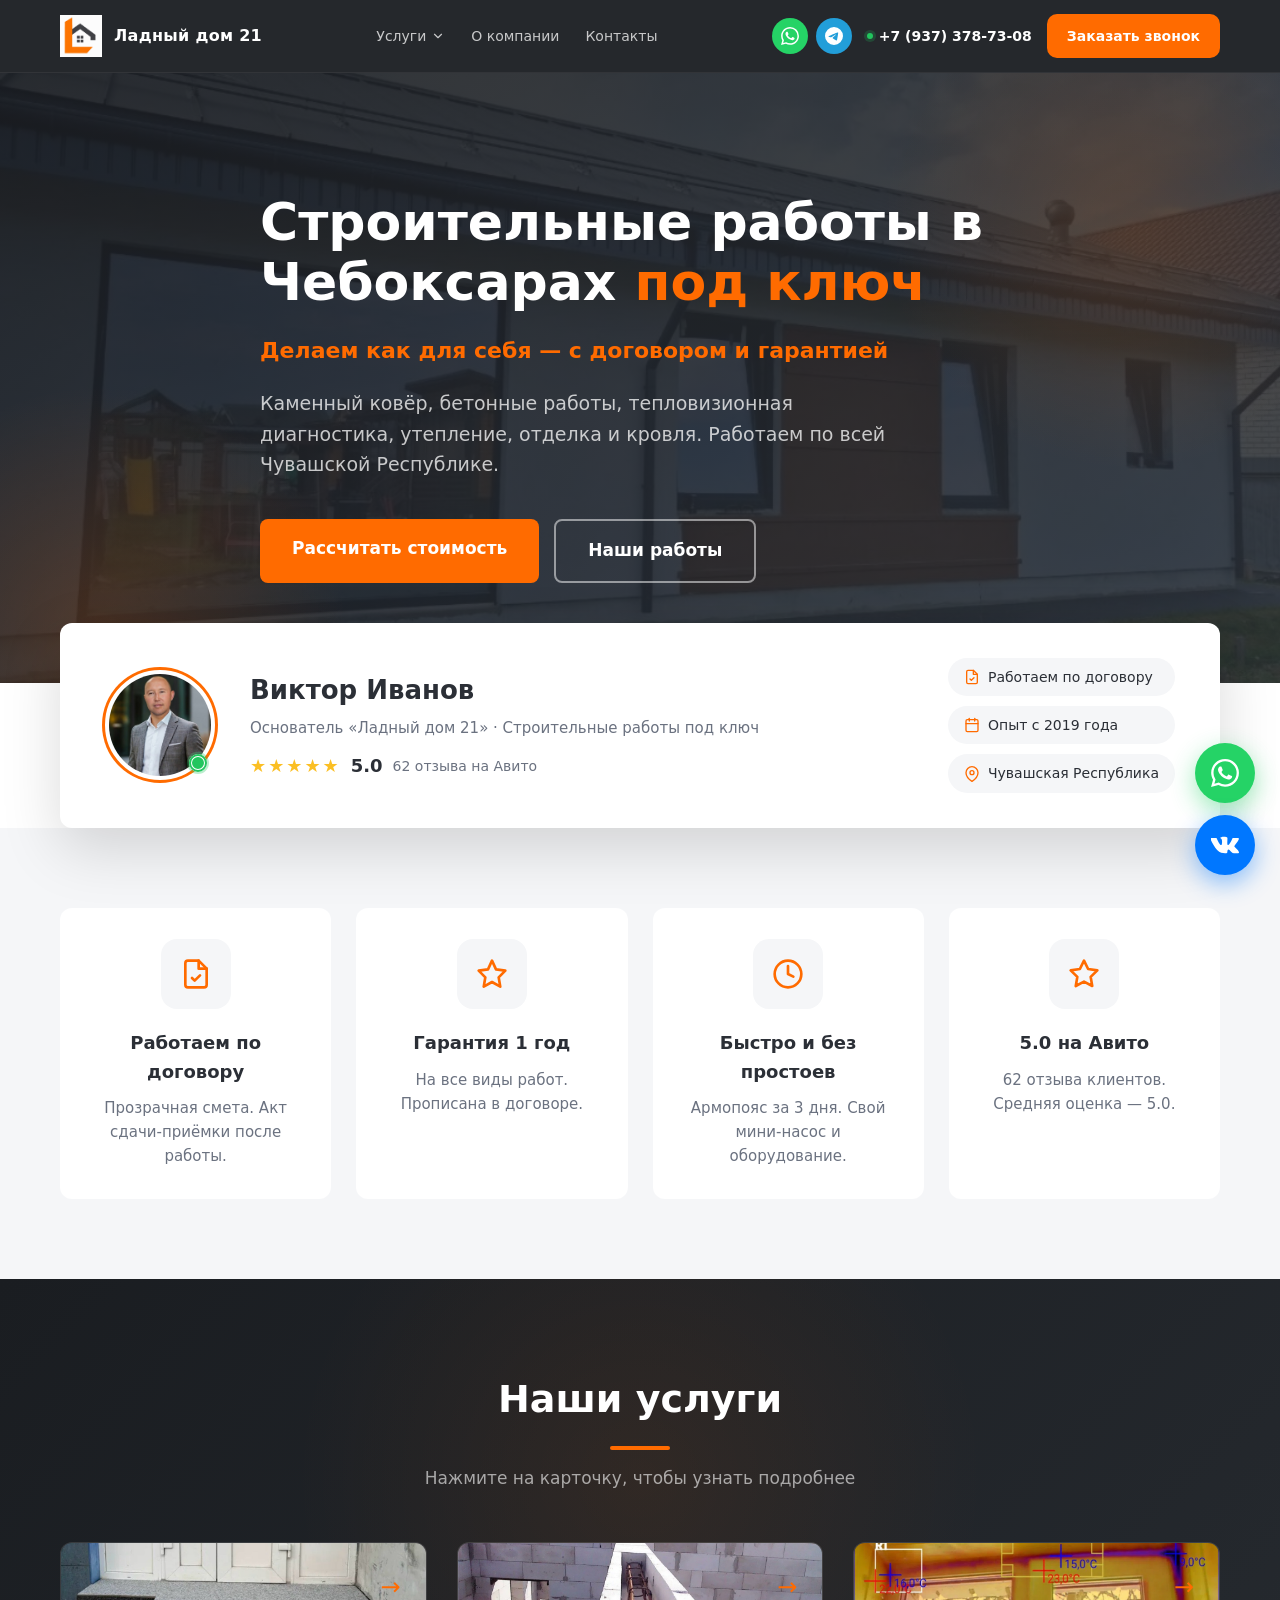
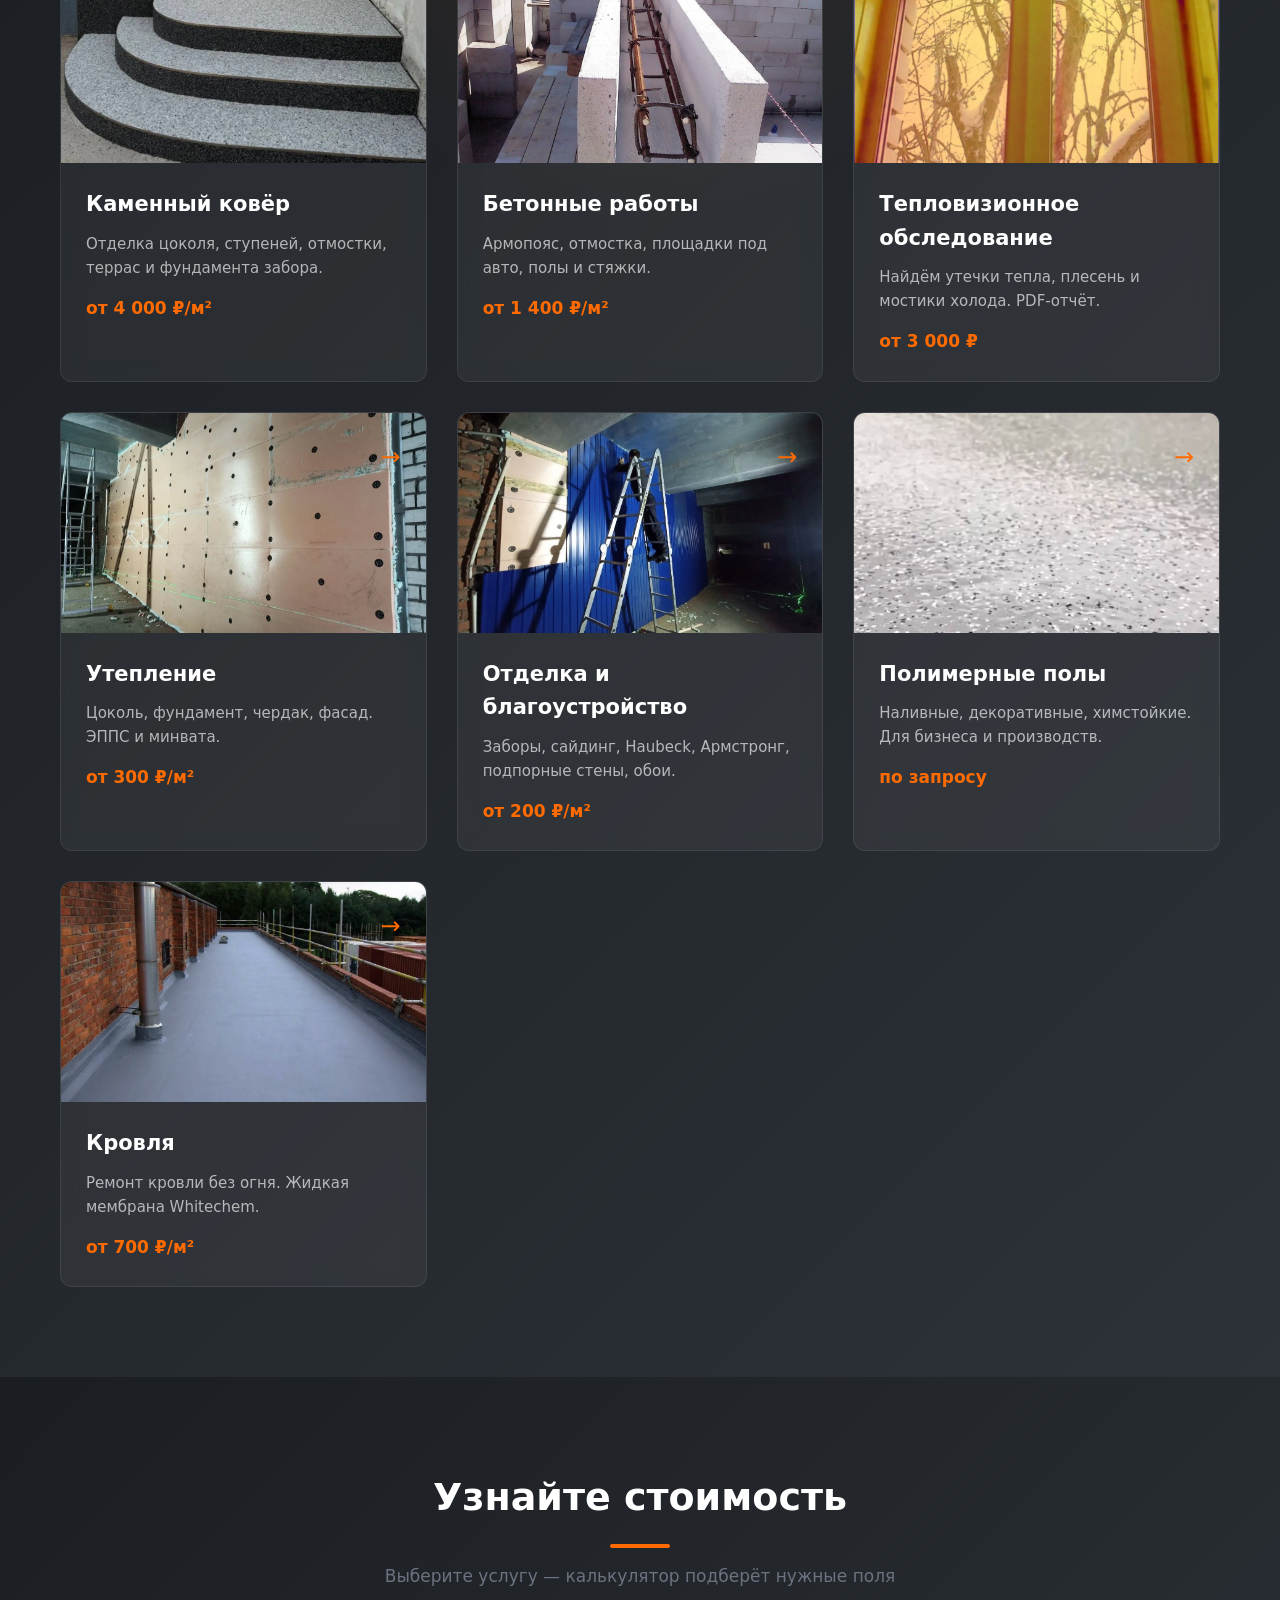
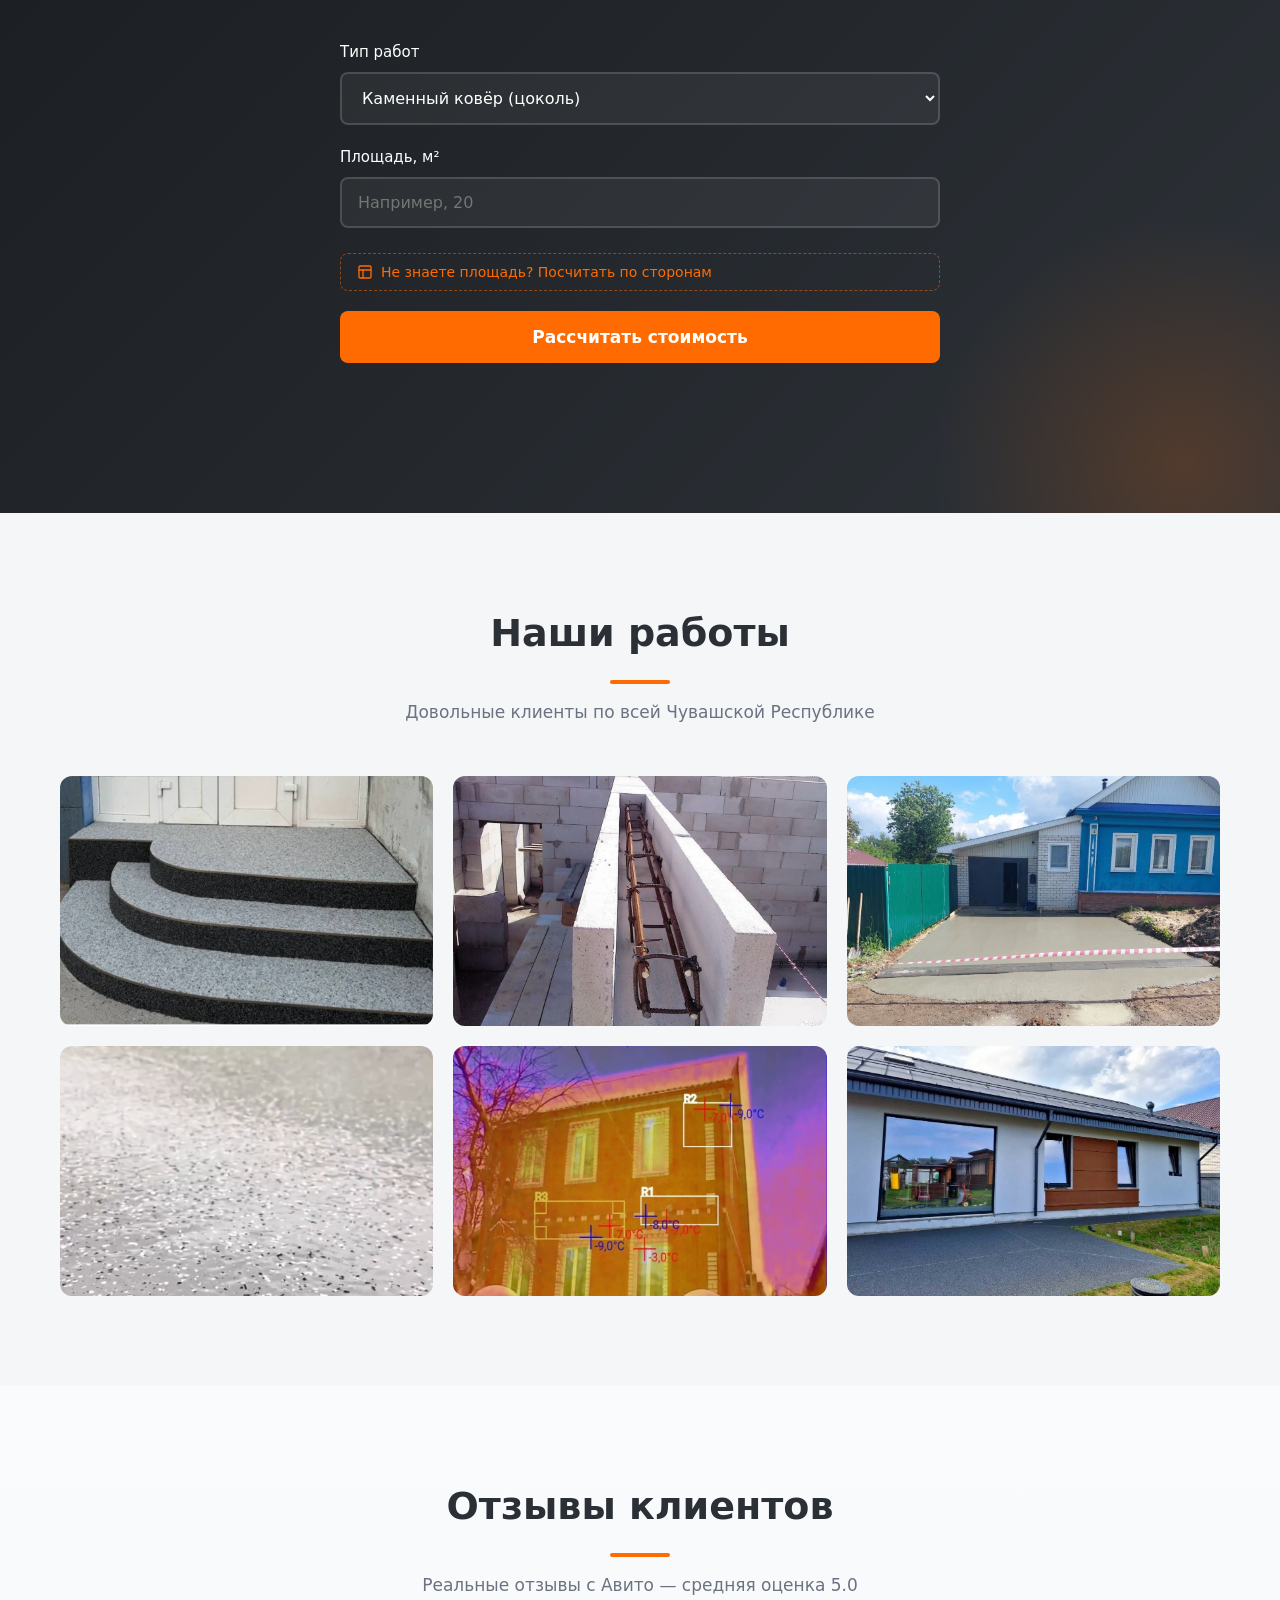
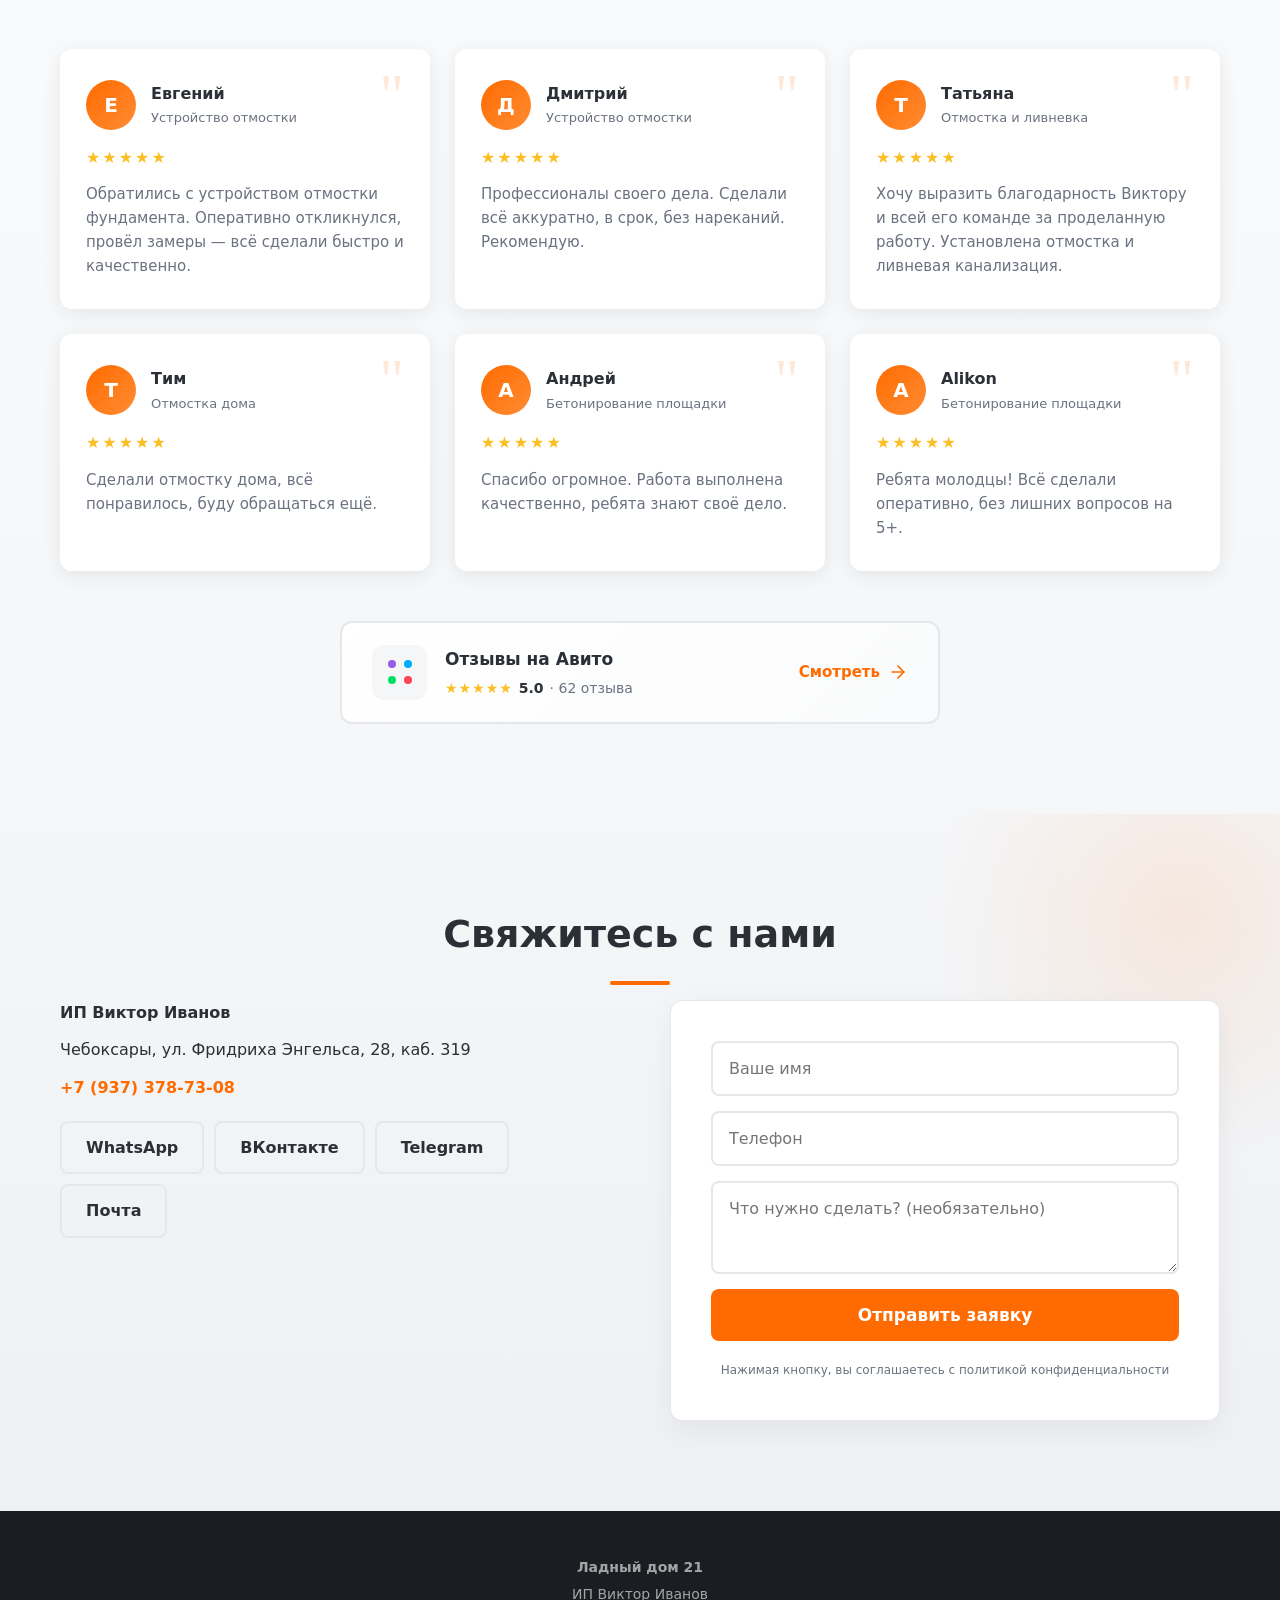
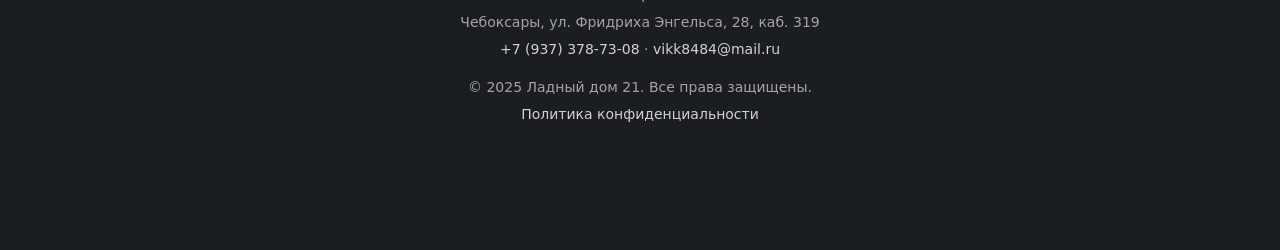
<file: index.html>
<!DOCTYPE html>
<html lang="ru">
<head>
<meta charset="UTF-8">
<meta name="viewport" content="width=device-width, initial-scale=1.0">
<title>Ладный дом 21 — Строительные работы в Чебоксарах</title>
<meta name="description" content="Строительные работы в Чувашской Республике: каменный ковёр, бетонные работы, тепловизионная диагностика, утепление, отделка. Работаем по договору, гарантия 1 год. Своё оборудование. Рейтинг 5.0 на Авито.">
<link rel="icon" type="image/png" href="img/logo.png">
<link rel="apple-touch-icon" href="favicon.svg">
<link rel="stylesheet" href="css/style.css">
</head>
<body>

<!-- ============ ШАПКА ============ -->
<header class="header">
<div class="container header__inner">
<a href="index.html" class="logo">
    <img src="img/logo.png" alt="Ладный дом 21" class="logo__img">
    <span class="logo__text">Ладный дом 21</span>
</a>
<nav class="nav">
    <div class="nav__dropdown">
        <a href="#" class="nav__link nav__link--dropdown">
            Услуги
            <svg viewBox="0 0 24 24" fill="none" stroke="currentColor" stroke-width="2" stroke-linecap="round" stroke-linejoin="round" width="14" height="14">
                <polyline points="6 9 12 15 18 9"/>
            </svg>
        </a>
        <div class="nav__submenu">
            <a href="kamen.html" class="nav__submenu-link">Каменный ковёр</a>
            <a href="beton.html" class="nav__submenu-link">Бетонные работы</a>
            <a href="teplo.html" class="nav__submenu-link">Тепловизор</a>
            <a href="uteplenie.html" class="nav__submenu-link">Утепление</a>
            <a href="otdelka.html" class="nav__submenu-link">Отделка и благоустройство</a>
            <a href="polimery.html" class="nav__submenu-link">Полимерные полы</a>
            <a href="krovlya.html" class="nav__submenu-link">Кровля</a>
        </div>
    </div>
    <a href="about.html" class="nav__link">О компании</a>
    <a href="contacts.html" class="nav__link">Контакты</a>
</nav>
<div class="header__contacts">
                <div class="header__socials">
                    <a href="https://wa.me/79373787308" target="_blank" class="header__social header__social--wa" aria-label="WhatsApp">
                        <svg viewBox="0 0 24 24" fill="currentColor" width="18" height="18">
                            <path d="M17.472 14.382c-.297-.149-1.758-.867-2.03-.967-.273-.099-.471-.148-.67.15-.197.297-.767.966-.94 1.164-.173.199-.347.223-.644.075-.297-.15-1.255-.463-2.39-1.475-.883-.788-1.48-1.761-1.653-2.059-.173-.297-.018-.458.13-.606.134-.133.298-.347.446-.52.149-.174.198-.298.298-.497.099-.198.05-.371-.025-.52-.075-.149-.669-1.612-.916-2.207-.242-.579-.487-.5-.669-.51-.173-.008-.371-.01-.57-.01-.198 0-.52.074-.792.372-.272.297-1.04 1.016-1.04 2.479 0 1.462 1.065 2.875 1.213 3.074.149.198 2.096 3.2 5.077 4.487.709.306 1.262.489 1.694.625.712.227 1.36.195 1.871.118.571-.085 1.758-.719 2.006-1.413.248-.694.248-1.289.173-1.413-.074-.124-.272-.198-.57-.347m-5.421 7.403h-.004a9.87 9.87 0 01-5.031-1.378l-.361-.214-3.741.982.998-3.648-.235-.374a9.86 9.86 0 01-1.51-5.26c.001-5.45 4.436-9.884 9.888-9.884 2.64 0 5.122 1.03 6.988 2.898a9.825 9.825 0 012.893 6.994c-.003 5.45-4.437 9.884-9.885 9.884m8.413-18.297A11.815 11.815 0 0012.05 0C5.495 0 .16 5.335.157 11.892c0 2.096.547 4.142 1.588 5.945L.057 24l6.305-1.654a11.882 11.882 0 005.683 1.448h.005c6.554 0 11.89-5.335 11.893-11.893a11.821 11.821 0 00-3.48-8.413Z"/>
                        </svg>
                    </a>
                    <a href="https://t.me/Viktor_Uta" target="_blank" class="header__social header__social--tg" aria-label="Telegram">
                        <svg viewBox="0 0 24 24" fill="currentColor" width="18" height="18">
                            <path d="M11.944 0A12 12 0 0 0 0 12a12 12 0 0 0 12 12 12 12 0 0 0 12-12A12 12 0 0 0 12 0a12 12 0 0 0-.056 0zm4.962 7.224c.1-.002.321.023.465.14a.506.506 0 0 1 .171.325c.016.093.036.306.02.472-.18 1.898-.962 6.502-1.36 8.627-.168.9-.499 1.201-.82 1.23-.696.065-1.225-.46-1.9-.902-1.056-.693-1.653-1.124-2.678-1.8-1.185-.78-.417-1.21.258-1.91.177-.184 3.247-2.977 3.307-3.23.007-.032.014-.15-.056-.212s-.174-.041-.249-.024c-.106.024-1.793 1.14-5.061 3.345-.48.33-.913.49-1.302.48-.428-.008-1.252-.241-1.865-.44-.752-.245-1.349-.374-1.297-.789.027-.216.325-.437.893-.663 3.498-1.524 5.83-2.529 6.998-3.014 3.332-1.386 4.025-1.627 4.476-1.635z"/>
                        </svg>
                    </a>
                </div>
                <a href="tel:+79373787308" class="header__phone">+7 (937) 378-73-08</a>
                <a href="#contacts" class="btn btn--primary">Заказать звонок</a>
            </div>
<button class="burger" aria-label="Меню">
<span></span><span></span><span></span>
</button>
</div>
</header>

<!-- ============ HERO ============ -->
<section class="hero">
<div class="container hero__inner">
<h1 class="hero__title">
Строительные работы в Чебоксарах <span>под ключ</span>
</h1>
<p class="hero__slogan">
Делаем как для себя — с договором и гарантией
</p>
<p class="hero__subtitle">
Каменный ковёр, бетонные работы, тепловизионная диагностика,
утепление, отделка и кровля. Работаем по всей Чувашской Республике.
</p>
<div class="hero__buttons">
<a href="#calculator" class="btn btn--primary btn--big">Рассчитать стоимость</a>
<a href="#portfolio" class="btn btn--ghost btn--big">Наши работы</a>
</div>
</div>
</section>

<!-- ============ ПЛАШКА МАСТЕРА ============ -->
<section class="master">
<div class="container">
<div class="master__card">

<div class="master__avatar">
<img src="img/master.jpg" alt="Виктор Иванов">
<span class="master__status"></span>
</div>

<div class="master__info">
<h2 class="master__name">Виктор Иванов</h2>
<p class="master__role">Основатель «Ладный дом 21» · Строительные работы под ключ</p>
<div class="master__rating">
<span class="master__stars">★★★★★</span>
<span class="master__score">5.0</span>
<span class="master__reviews">62 отзыва на Авито</span>
</div>
</div>

<div class="master__badges">
<span class="master__badge">
<svg viewBox="0 0 24 24" fill="none" stroke="currentColor" stroke-width="2" stroke-linecap="round" stroke-linejoin="round">
<path d="M14 2H6a2 2 0 0 0-2 2v16a2 2 0 0 0 2 2h12a2 2 0 0 0 2-2V8z"/>
<polyline points="14 2 14 8 20 8"/>
<polyline points="9 15 11 17 15 13"/>
</svg>
Работаем по договору
</span>
<span class="master__badge">
<svg viewBox="0 0 24 24" fill="none" stroke="currentColor" stroke-width="2" stroke-linecap="round" stroke-linejoin="round">
<rect x="3" y="4" width="18" height="18" rx="2" ry="2"/>
<line x1="16" y1="2" x2="16" y2="6"/>
<line x1="8" y1="2" x2="8" y2="6"/>
<line x1="3" y1="10" x2="21" y2="10"/>
</svg>
Опыт с 2019 года
</span>
<span class="master__badge">
<svg viewBox="0 0 24 24" fill="none" stroke="currentColor" stroke-width="2" stroke-linecap="round" stroke-linejoin="round">
<path d="M21 10c0 7-9 13-9 13s-9-6-9-13a9 9 0 0 1 18 0z"/>
<circle cx="12" cy="10" r="3"/>
</svg>
Чувашская Республика
</span>
</div>

</div>
</div>
</section>

<!-- ============ ПРЕИМУЩЕСТВА ============ -->
<section class="features">
<div class="container">
<div class="features__grid">

<div class="feature-card">
<div class="feature-card__icon">
<svg viewBox="0 0 24 24" fill="none" stroke="currentColor" stroke-width="2" stroke-linecap="round" stroke-linejoin="round">
<path d="M14 2H6a2 2 0 0 0-2 2v16a2 2 0 0 0 2 2h12a2 2 0 0 0 2-2V8z"/>
<polyline points="14 2 14 8 20 8"/>
<polyline points="9 15 11 17 15 13"/>
</svg>
</div>
<h3>Работаем по договору</h3>
<p>Прозрачная смета. Акт сдачи-приёмки после работы.</p>
</div>

<div class="feature-card">
<div class="feature-card__icon">
<svg viewBox="0 0 24 24" fill="none" stroke="currentColor" stroke-width="2" stroke-linecap="round" stroke-linejoin="round">
<path d="M12 2l3 6.5 7 1-5 5 1.2 7L12 18l-6.2 3.5L7 14.5l-5-5 7-1z"/>
</svg>
</div>
<h3>Гарантия 1 год</h3>
<p>На все виды работ. Прописана в договоре.</p>
</div>

<div class="feature-card">
<div class="feature-card__icon">
<svg viewBox="0 0 24 24" fill="none" stroke="currentColor" stroke-width="2" stroke-linecap="round" stroke-linejoin="round">
<circle cx="12" cy="12" r="10"/>
<polyline points="12 6 12 12 16 14"/>
</svg>
</div>
<h3>Быстро и без простоев</h3>
<p>Армопояс за 3 дня. Свой мини-насос и оборудование.</p>
</div>

<div class="feature-card">
<div class="feature-card__icon">
<svg viewBox="0 0 24 24" fill="none" stroke="currentColor" stroke-width="2" stroke-linecap="round" stroke-linejoin="round">
<polygon points="12 2 15.09 8.26 22 9.27 17 14.14 18.18 21.02 12 17.77 5.82 21.02 7 14.14 2 9.27 8.91 8.26 12 2"/>
</svg>
</div>
<h3>5.0 на Авито</h3>
<p>62 отзыва клиентов. Средняя оценка — 5.0.</p>
</div>

</div>
</div>
</section>

<!-- ============ УСЛУГИ (7 КАРТОЧЕК) ============ -->
<section class="services" id="services">
<div class="container">
<h2 class="section-title">Наши услуги</h2>
<p class="section-subtitle">Нажмите на карточку, чтобы узнать подробнее</p>

<div class="services__grid services__grid--all">

<a href="kamen.html" class="service-card">
<div class="service-card__img" style="background-image: url('img/kamen.jpg');"></div>
<div class="service-card__body">
<h3>Каменный ковёр</h3>
<p>Отделка цоколя, ступеней, отмостки, террас и фундамента забора.</p>
<span class="service-card__price">от 4 000 ₽/м²</span>
<span class="service-card__arrow">→</span>
</div>
</a>

<a href="beton.html" class="service-card">
<div class="service-card__img" style="background-image: url('img/beton.jpg');"></div>
<div class="service-card__body">
<h3>Бетонные работы</h3>
<p>Армопояс, отмостка, площадки под авто, полы и стяжки.</p>
<span class="service-card__price">от 1 400 ₽/м²</span>
<span class="service-card__arrow">→</span>
</div>
</a>

<a href="teplo.html" class="service-card">
<div class="service-card__img" style="background-image: url('img/teplo.jpg');"></div>
<div class="service-card__body">
<h3>Тепловизионное обследование</h3>
<p>Найдём утечки тепла, плесень и мостики холода. PDF-отчёт.</p>
<span class="service-card__price">от 3 000 ₽</span>
<span class="service-card__arrow">→</span>
</div>
</a>

<a href="uteplenie.html" class="service-card">
<div class="service-card__img" style="background-image: url('img/otdelka/uteplenie-epps.jpg');"></div>
<div class="service-card__body">
<h3>Утепление</h3>
<p>Цоколь, фундамент, чердак, фасад. ЭППС и минвата.</p>
<span class="service-card__price">от 300 ₽/м²</span>
<span class="service-card__arrow">→</span>
</div>
</a>

<a href="otdelka.html" class="service-card">
<div class="service-card__img" style="background-image: url('img/otdelka/sayding.jpg');"></div>
<div class="service-card__body">
<h3>Отделка и благоустройство</h3>
<p>Заборы, сайдинг, Haubeck, Армстронг, подпорные стены, обои.</p>
<span class="service-card__price">от 200 ₽/м²</span>
<span class="service-card__arrow">→</span>
</div>
</a>

<a href="polimery.html" class="service-card">
<div class="service-card__img" style="background-image: url('img/polimery/polimer-ready.jpg');"></div>
<div class="service-card__body">
<h3>Полимерные полы</h3>
<p>Наливные, декоративные, химстойкие. Для бизнеса и производств.</p>
<span class="service-card__price">по запросу</span>
<span class="service-card__arrow">→</span>
</div>
</a>

<a href="krovlya.html" class="service-card">
<div class="service-card__img" style="background-image: url('img/krovlya.jpg');"></div>
<div class="service-card__body">
<h3>Кровля</h3>
<p>Ремонт кровли без огня. Жидкая мембрана Whitechem.</p>
<span class="service-card__price">от 700 ₽/м²</span>
<span class="service-card__arrow">→</span>
</div>
</a>

</div>
</div>
</section>

<!-- ============ КАЛЬКУЛЯТОР ============ -->
<section class="calculator" id="calculator">
<div class="container">
<h2 class="section-title">Узнайте стоимость</h2>
<p class="section-subtitle">Выберите услугу — калькулятор подберёт нужные поля</p>

<form class="calc-form" id="calcForm">

<label>
Тип работ
<select id="calcType">
<option value="kamen">Каменный ковёр (цоколь)</option>
<option value="kamen-stupeni">Каменный ковёр (ступени)</option>
<option value="kamen-otmostka">Каменный ковёр (отмостка)</option>
<option value="beton-armopoyas">Армопояс</option>
<option value="beton-otmostka">Отмостка дома</option>
<option value="beton-ploshchadka">Площадка под авто</option>
<option value="teplo-kvartira">Тепловизор — квартира</option>
<option value="teplo-dom">Тепловизор — дом</option>
</select>
</label>

<!-- БЛОК: ПЛОЩАДЬ -->
<div class="calc-block active" id="block-area">
<label>
Площадь, м²
<input type="number" id="calcArea" placeholder="Например, 20">
</label>
<button type="button" class="calc-area-btn" id="toggleAreaCalc">
    <svg viewBox="0 0 24 24" fill="none" stroke="currentColor" stroke-width="2" stroke-linecap="round" stroke-linejoin="round" width="16" height="16">
        <rect x="3" y="3" width="18" height="18" rx="2"/>
        <line x1="3" y1="9" x2="21" y2="9"/>
        <line x1="9" y1="21" x2="9" y2="9"/>
    </svg>
    Не знаете площадь? Посчитать по сторонам
</button>
<div class="area-calculator" id="areaCalculator">
<p class="area-calculator__title">Рассчитать площадь</p>

<div class="area-calculator__row">
<label>Сторона 1 (м)<input type="number" class="area-side" placeholder="10"></label>
<label>Сторона 2 (м)<input type="number" class="area-side" placeholder="8"></label>
</div>
<div class="area-calculator__row">
<label>Сторона 3 (м)<input type="number" class="area-side" placeholder="10"></label>
<label>Сторона 4 (м)<input type="number" class="area-side" placeholder="8"></label>
</div>

<label class="area-calculator__height">
Высота (м)
<input type="number" step="0.1" id="areaHeight" placeholder="Например, 0.5">
</label>

<button type="button" class="btn btn--primary" id="calcAreaBtn">Посчитать площадь</button>

<div class="area-calculator__result" id="areaResult"></div>
</div>
</div>

<!-- БЛОК: СТУПЕНИ -->
<div class="calc-block" id="block-steps">
<p class="calc-block__title">Параметры ступеней</p>

<div class="area-calculator__row">
<label>Количество ступеней<input type="number" id="stepsCount" placeholder="Например, 5"></label>
<label>Ширина ступени (м)<input type="number" step="0.1" id="stepsWidth" placeholder="1.2"></label>
</div>
<div class="area-calculator__row">
<label>Глубина проступи (см)<input type="number" id="stepsTread" placeholder="30"></label>
<label>Высота подступенка (см)<input type="number" id="stepsRiser" placeholder="15"></label>
</div>

<button type="button" class="btn btn--primary" id="calcStepsBtn">Посчитать площадь ступеней</button>

<div class="area-calculator__result" id="stepsResult"></div>
</div>

<!-- БЛОК: ПОГОННЫЕ МЕТРЫ (армопояс) -->
<div class="calc-block" id="block-linear">
<label>
Длина, п.м.
<input type="number" id="calcLinear" placeholder="Например, 20">
</label>
</div>

<!-- БЛОК: ТЕПЛОВИЗОР -->
<div class="calc-block" id="block-teplo">
<label>
Нужен отчёт?
<select id="teploReport">
<option value="no">Без отчёта</option>
<option value="yes">С отчётом (PDF)</option>
</select>
</label>
</div>

<button type="submit" class="btn btn--primary btn--big">Рассчитать стоимость</button>
</form>

<div class="calc-result" id="calcResult"></div>
</div>
</section>

<!-- ============ ПОРТФОЛИО ============ -->
<section class="portfolio" id="portfolio">
<div class="container">
<h2 class="section-title">Наши работы</h2>
<p class="section-subtitle">Довольные клиенты по всей Чувашской Республике</p>
<div class="portfolio__grid">
<div class="portfolio__item" style="background-image: url('img/kamen/kamen-stupeni.jpg');"></div>
<div class="portfolio__item" style="background-image: url('img/beton/armopoyas-gazoblok.jpg');"></div>
<div class="portfolio__item" style="background-image: url('img/beton/ploshchadka-pod-avto.jpg');"></div>
<div class="portfolio__item" style="background-image: url('img/polimery/polimer-ready.jpg');"></div>
<div class="portfolio__item" style="background-image: url('img/teplo/teplo-facade-2.jpg');"></div>
<div class="portfolio__item" style="background-image: url('img/kamen/kamen-house.jpg');"></div>
</div>
</div>
</section>
<!-- ============ ОТЗЫВЫ ============ -->
<section class="reviews" id="reviews">
<div class="container">
<h2 class="section-title">Отзывы клиентов</h2>
<p class="section-subtitle">Реальные отзывы с Авито — средняя оценка 5.0</p>

<div class="reviews__grid">

<div class="review-card">
<div class="review-card__header">
<div class="review-card__avatar">Е</div>
<div>
<p class="review-card__name">Евгений</p>
<p class="review-card__service">Устройство отмостки</p>
</div>
</div>
<div class="review-card__stars">★★★★★</div>
<p class="review-card__text">
Обратились с устройством отмостки фундамента. Оперативно откликнулся,
провёл замеры — всё сделали быстро и качественно.
</p>
</div>

<div class="review-card">
<div class="review-card__header">
<div class="review-card__avatar">Д</div>
<div>
<p class="review-card__name">Дмитрий</p>
<p class="review-card__service">Устройство отмостки</p>
</div>
</div>
<div class="review-card__stars">★★★★★</div>
<p class="review-card__text">
Профессионалы своего дела. Сделали всё аккуратно, в срок,
без нареканий. Рекомендую.
</p>
</div>

<div class="review-card">
<div class="review-card__header">
<div class="review-card__avatar">Т</div>
<div>
<p class="review-card__name">Татьяна</p>
<p class="review-card__service">Отмостка и ливневка</p>
</div>
</div>
<div class="review-card__stars">★★★★★</div>
<p class="review-card__text">
Хочу выразить благодарность Виктору и всей его команде за проделанную
работу. Установлена отмостка и ливневая канализация.
</p>
</div>

<div class="review-card">
<div class="review-card__header">
<div class="review-card__avatar">Т</div>
<div>
<p class="review-card__name">Тим</p>
<p class="review-card__service">Отмостка дома</p>
</div>
</div>
<div class="review-card__stars">★★★★★</div>
<p class="review-card__text">
Сделали отмостку дома, всё понравилось, буду обращаться ещё.
</p>
</div>

<div class="review-card">
<div class="review-card__header">
<div class="review-card__avatar">А</div>
<div>
<p class="review-card__name">Андрей</p>
<p class="review-card__service">Бетонирование площадки</p>
</div>
</div>
<div class="review-card__stars">★★★★★</div>
<p class="review-card__text">
Спасибо огромное. Работа выполнена качественно, ребята знают своё дело.
</p>
</div>

<div class="review-card">
<div class="review-card__header">
<div class="review-card__avatar">А</div>
<div>
<p class="review-card__name">Alikon</p>
<p class="review-card__service">Бетонирование площадки</p>
</div>
</div>
<div class="review-card__stars">★★★★★</div>
<p class="review-card__text">
Ребята молодцы! Всё сделали оперативно, без лишних вопросов на 5+.
</p>
</div>

</div>

<!-- ПЛАШКА АВИТО -->
<a href="https://www.avito.ru/brands/i173962436?src=sharing" target="_blank" class="avito-banner">
<div class="avito-banner__left">
<div class="avito-banner__logo">
<svg viewBox="0 0 24 24" width="32" height="32">
<circle cx="6" cy="6" r="3" fill="#965EEB"/>
<circle cx="18" cy="6" r="3" fill="#0AF"/>
<circle cx="6" cy="18" r="3" fill="#04E061"/>
<circle cx="18" cy="18" r="3" fill="#FF4053"/>
</svg>
</div>
<div class="avito-banner__info">
<p class="avito-banner__title">Отзывы на Авито</p>
<div class="avito-banner__rating">
<span class="avito-banner__stars">★★★★★</span>
<span class="avito-banner__score">5.0</span>
<span class="avito-banner__count">· 62 отзыва</span>
</div>
</div>
</div>
<div class="avito-banner__right">
<span>Смотреть</span>
<svg viewBox="0 0 24 24" fill="none" stroke="currentColor" stroke-width="2" stroke-linecap="round" stroke-linejoin="round" width="20" height="20">
<line x1="5" y1="12" x2="19" y2="12"/>
<polyline points="12 5 19 12 12 19"/>
</svg>
</div>
</a>

</div>
</section>
<!-- ============ КОНТАКТЫ ============ -->
<section class="contacts" id="contacts">
<div class="container">
<h2 class="section-title">Свяжитесь с нами</h2>
<div class="contacts__inner">
<div class="contacts__info">
                    <p><strong>ИП Виктор Иванов</strong></p>
                    <p>Чебоксары, ул. Фридриха Энгельса, 28, каб. 319</p>
                    <p><a href="tel:+79373787308">+7 (937) 378-73-08</a></p>
                    <div class="contacts__social">
                        <a href="https://wa.me/79373787308?text=Здравствуйте!%20Хочу%20узнать%20по%20услугам" target="_blank" class="btn btn--ghost">WhatsApp</a>
                        <a href="https://vk.ru/viktoriv" target="_blank" class="btn btn--ghost">ВКонтакте</a>
                        <a href="https://t.me/Viktor_Uta" target="_blank" class="btn btn--ghost">Telegram</a>
                        <a href="mailto:vikk8484@mail.ru" class="btn btn--ghost">Почта</a>
                    </div>
                </div>
<form class="contacts__form"
                      name="callback"
                      method="POST"
                      data-netlify="true"
                      netlify-honeypot="bot-field">
                    <!-- Скрытое поле: имя формы для Netlify -->
                    <input type="hidden" name="form-name" value="callback" />
                    <!-- Скрытое поле-ловушка для ботов (не заполнять!) -->
                    <p style="display:none;">
                        <label>Не заполняйте это поле: <input name="bot-field" /></label>
                    </p>

                    <input type="text" name="name" placeholder="Ваше имя" required>
                    <input type="tel" name="phone" placeholder="Телефон" required>
                    <textarea name="message" placeholder="Что нужно сделать? (необязательно)" rows="3"></textarea>

                    <button type="submit" class="btn btn--primary btn--big">Отправить заявку</button>
                    <p class="contacts__form-note">Нажимая кнопку, вы соглашаетесь с политикой конфиденциальности</p>
                </form>
</div>
</div>
</section>

<!-- ============ ПОДВАЛ ============ -->
<footer class="footer">
    <div class="container">
        <p><strong>Ладный дом 21</strong></p>
        <p>ИП Виктор Иванов</p>
        <p>Чебоксары, ул. Фридриха Энгельса, 28, каб. 319</p>
        <p><a href="tel:+79373787308">+7 (937) 378-73-08</a> · <a href="mailto:vikk8484@mail.ru">vikk8484@mail.ru</a></p>
        <p style="margin-top: 15px;">© 2025 Ладный дом 21. Все права защищены.</p>
        <p><a href="privacy.html">Политика конфиденциальности</a></p>
    </div>
</footer>

<script src="js/script.js"></script>
<!-- Плавающие кнопки мессенджеров -->
    <div class="float-buttons">

        <!-- WhatsApp -->
        <a href="https://wa.me/79373787308?text=Здравствуйте!%20Хочу%20узнать%20по%20услугам" target="_blank" class="float-btn float-btn--whatsapp" aria-label="Написать в WhatsApp">
            <svg viewBox="0 0 24 24" fill="currentColor" width="28" height="28">
                <path d="M17.472 14.382c-.297-.149-1.758-.867-2.03-.967-.273-.099-.471-.148-.67.15-.197.297-.767.966-.94 1.164-.173.199-.347.223-.644.075-.297-.15-1.255-.463-2.39-1.475-.883-.788-1.48-1.761-1.653-2.059-.173-.297-.018-.458.13-.606.134-.133.298-.347.446-.52.149-.174.198-.298.298-.497.099-.198.05-.371-.025-.52-.075-.149-.669-1.612-.916-2.207-.242-.579-.487-.5-.669-.51-.173-.008-.371-.01-.57-.01-.198 0-.52.074-.792.372-.272.297-1.04 1.016-1.04 2.479 0 1.462 1.065 2.875 1.213 3.074.149.198 2.096 3.2 5.077 4.487.709.306 1.262.489 1.694.625.712.227 1.36.195 1.871.118.571-.085 1.758-.719 2.006-1.413.248-.694.248-1.289.173-1.413-.074-.124-.272-.198-.57-.347m-5.421 7.403h-.004a9.87 9.87 0 01-5.031-1.378l-.361-.214-3.741.982.998-3.648-.235-.374a9.86 9.86 0 01-1.51-5.26c.001-5.45 4.436-9.884 9.888-9.884 2.64 0 5.122 1.03 6.988 2.898a9.825 9.825 0 012.893 6.994c-.003 5.45-4.437 9.884-9.885 9.884m8.413-18.297A11.815 11.815 0 0012.05 0C5.495 0 .16 5.335.157 11.892c0 2.096.547 4.142 1.588 5.945L.057 24l6.305-1.654a11.882 11.882 0 005.683 1.448h.005c6.554 0 11.89-5.335 11.893-11.893a11.821 11.821 0 00-3.48-8.413Z"/>
            </svg>
        </a>

        <!-- ВКонтакте -->
        <a href="https://vk.ru/viktoriv" target="_blank" class="float-btn float-btn--vk" aria-label="Написать в ВК">
            <svg viewBox="0 0 24 24" fill="currentColor" width="28" height="28">
                <path d="M13.162 18.994c.609 0 .858-.406.851-.915-.031-1.917.714-2.949 2.059-1.604 1.488 1.488 1.796 2.519 3.603 2.519h3.2c.808 0 1.126-.26 1.126-.668 0-.863-1.421-2.386-2.625-3.504-1.686-1.565-1.765-1.602-.313-3.486 1.801-2.339 4.157-5.336 2.073-5.336h-3.981c-.772 0-.828.435-1.103 1.083-.995 2.347-2.886 5.387-3.604 4.922-.751-.485-.407-2.406-.35-5.261.015-.754.011-1.271-1.141-1.539-.629-.145-1.241-.205-1.809-.205-2.273 0-3.841.953-2.95 1.119 1.571.293 1.42 3.692 1.054 5.16-.638 2.556-3.036-2.024-4.035-4.305-.241-.548-.315-.974-1.175-.974H.258c-.492 0-.787.16-.787.516 0 .602 2.96 6.72 5.786 9.77 2.756 2.975 5.48 2.708 7.905 2.708z"/>
            </svg>
        </a>

    </div>
</body>
</html>
</file>
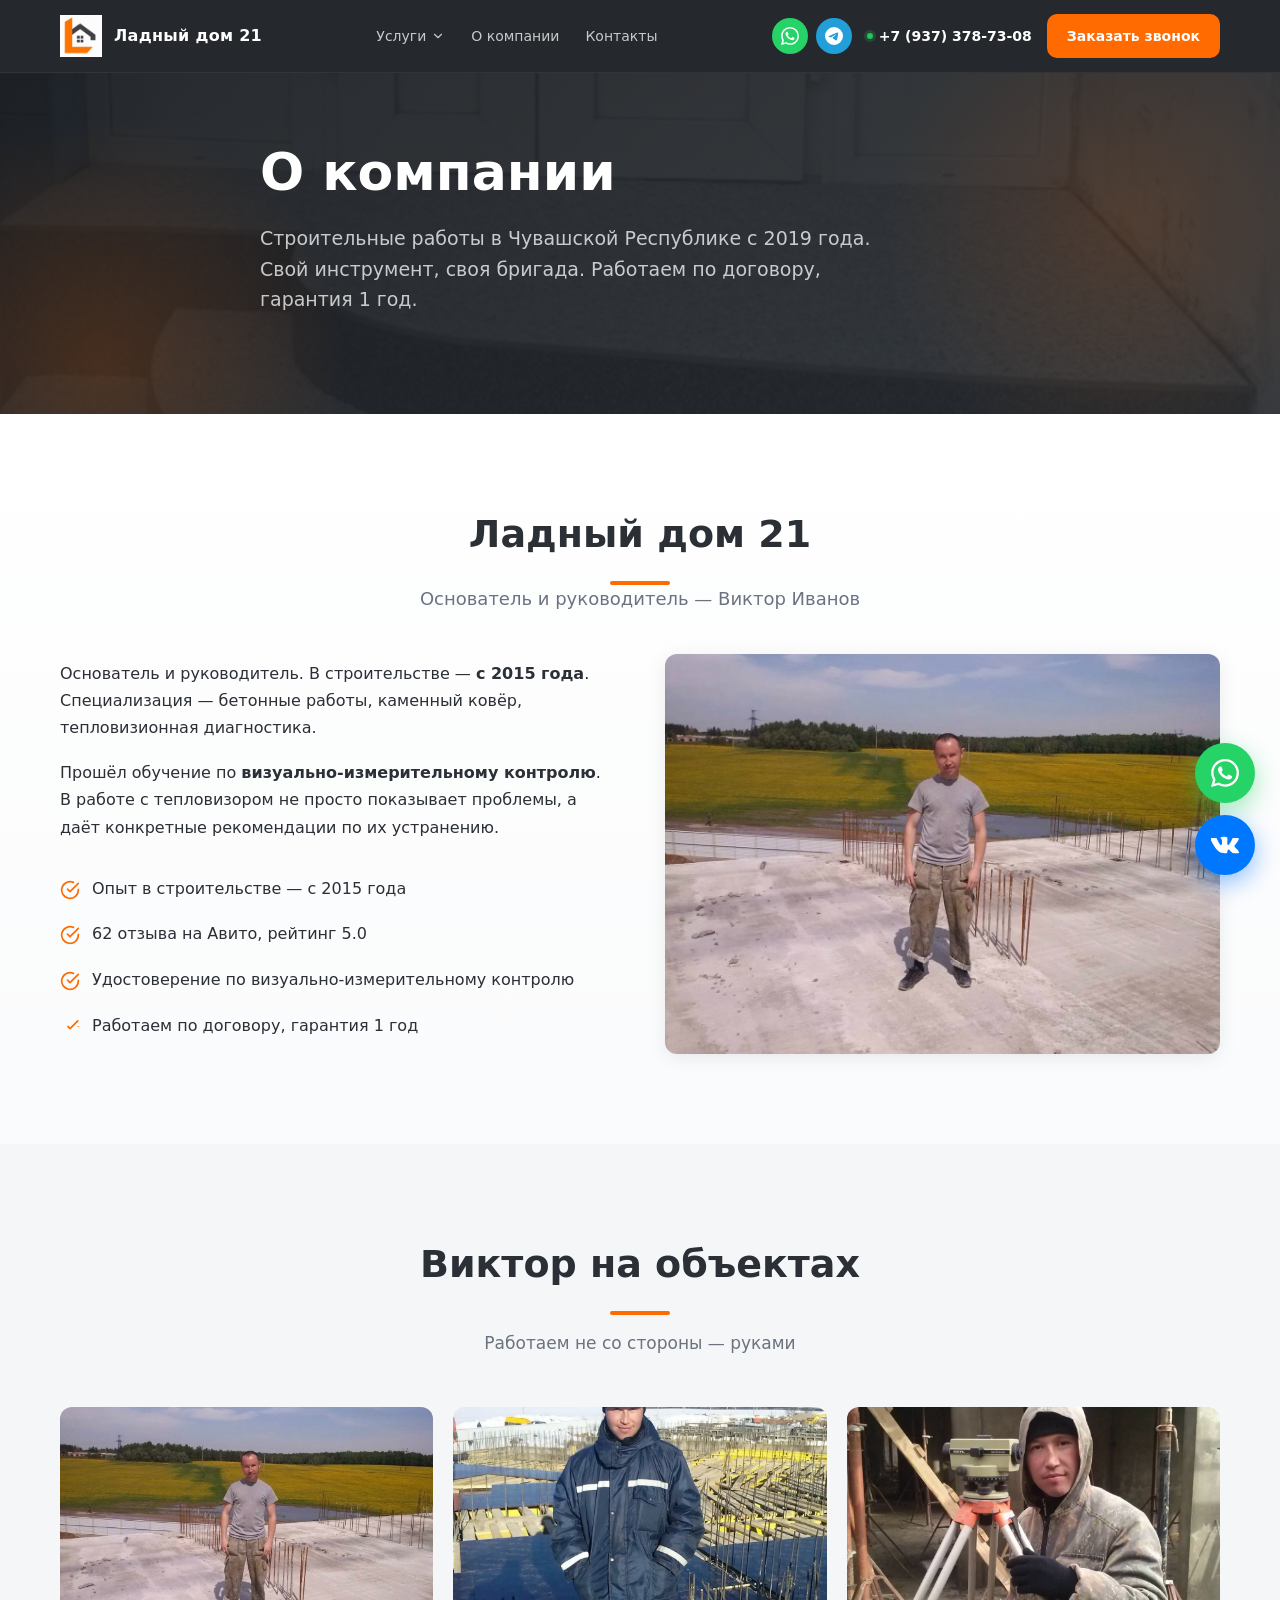
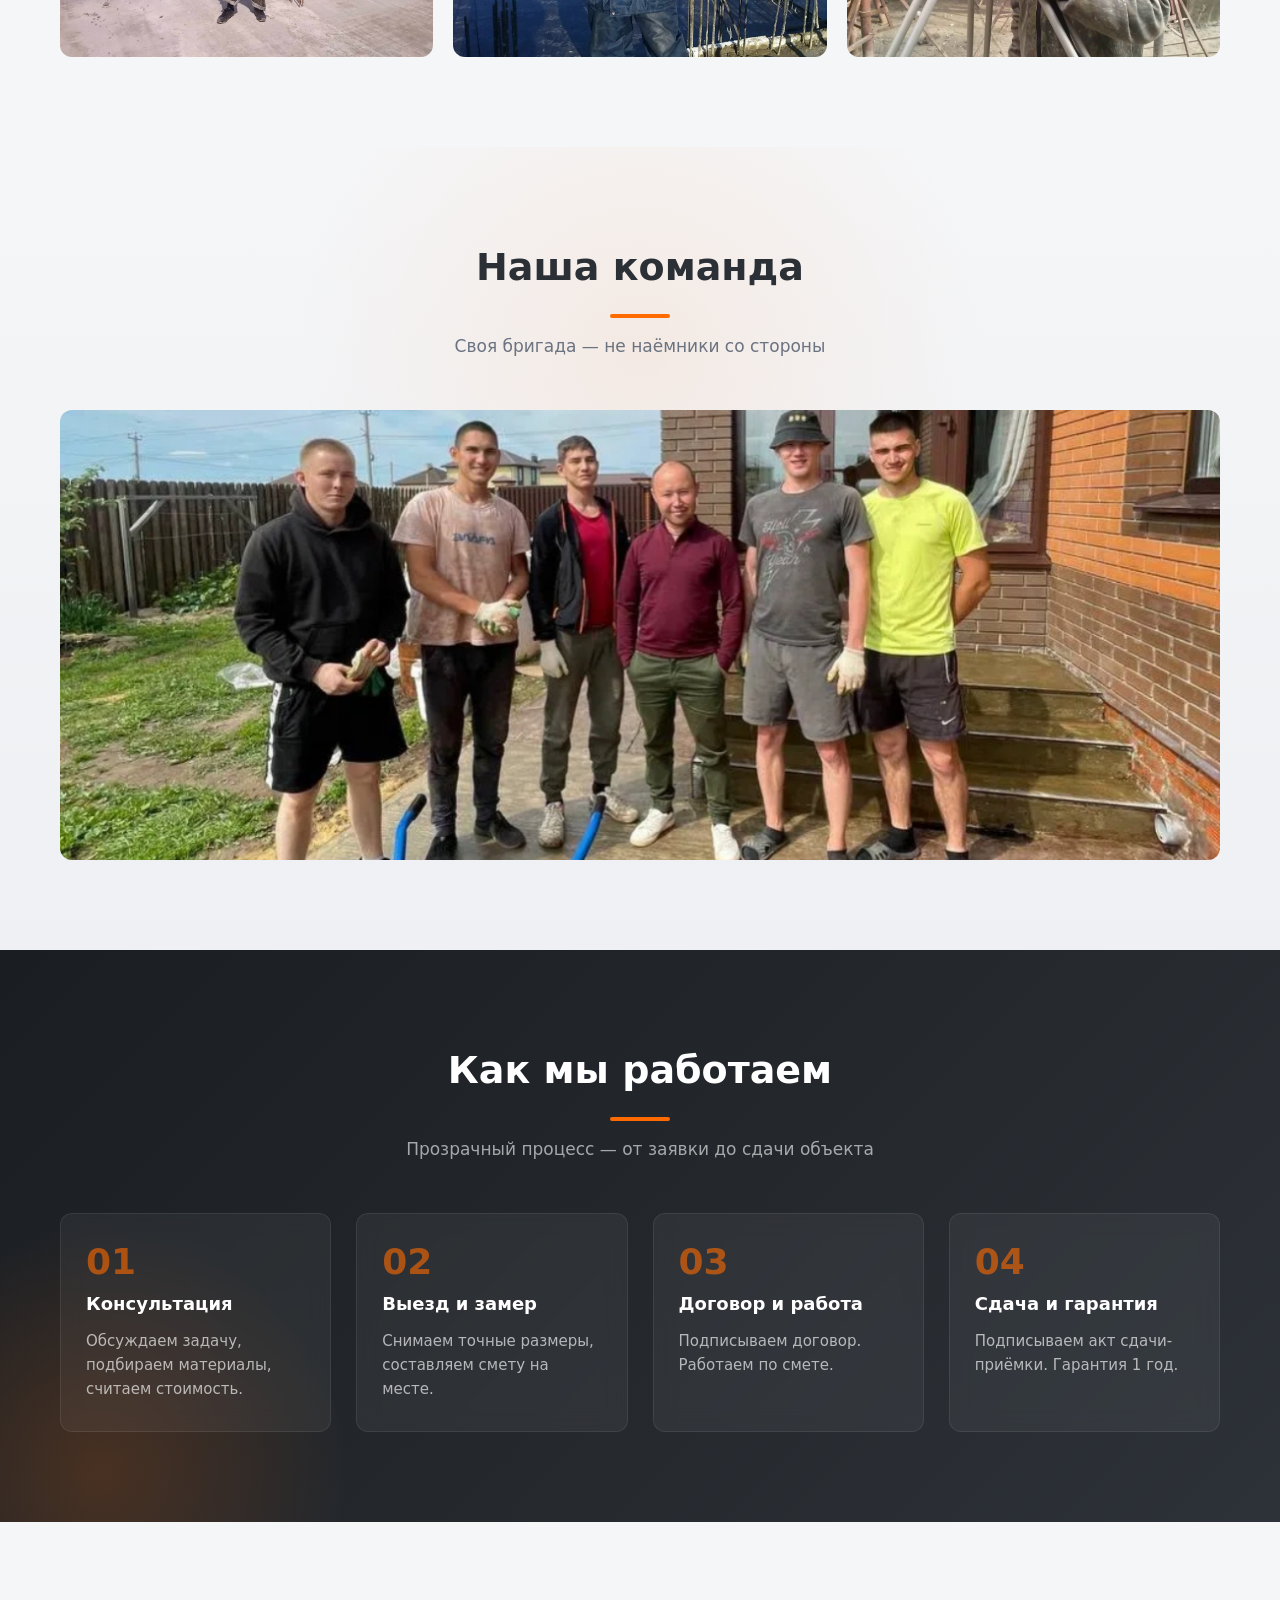
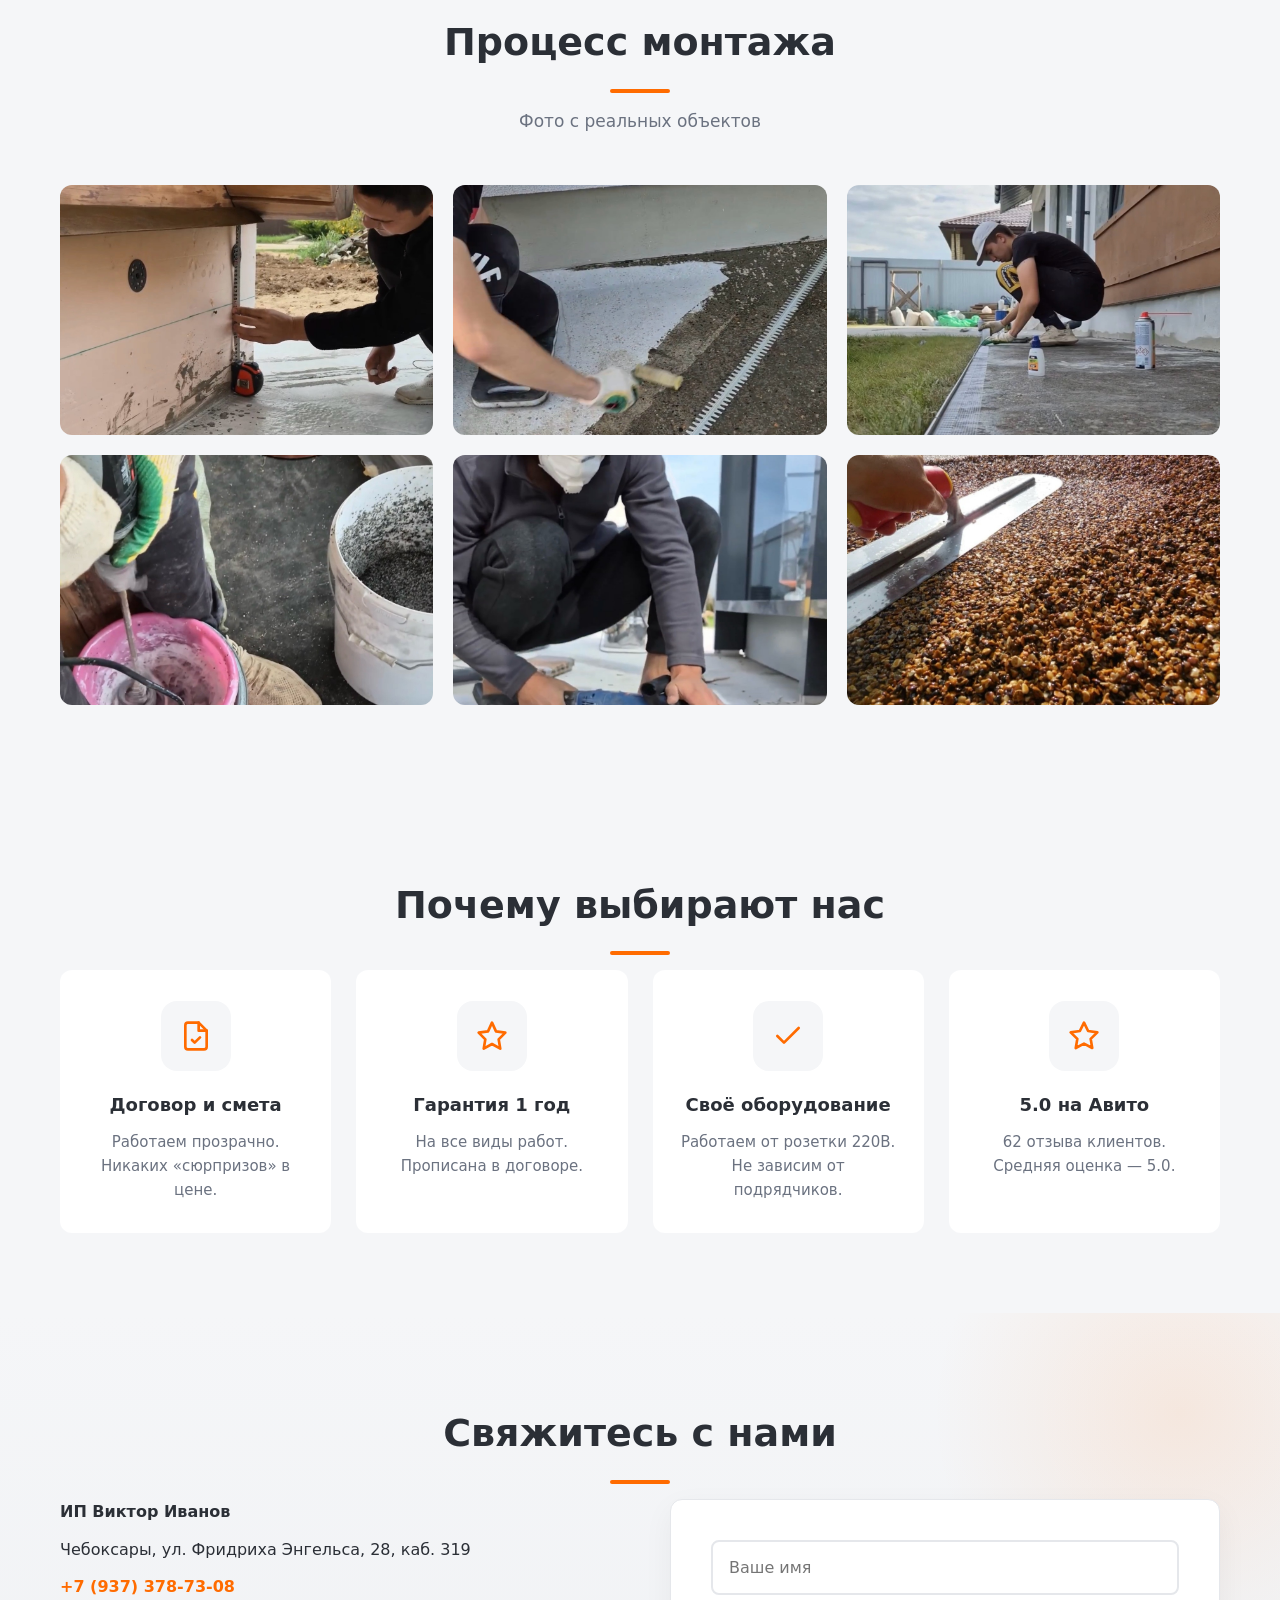
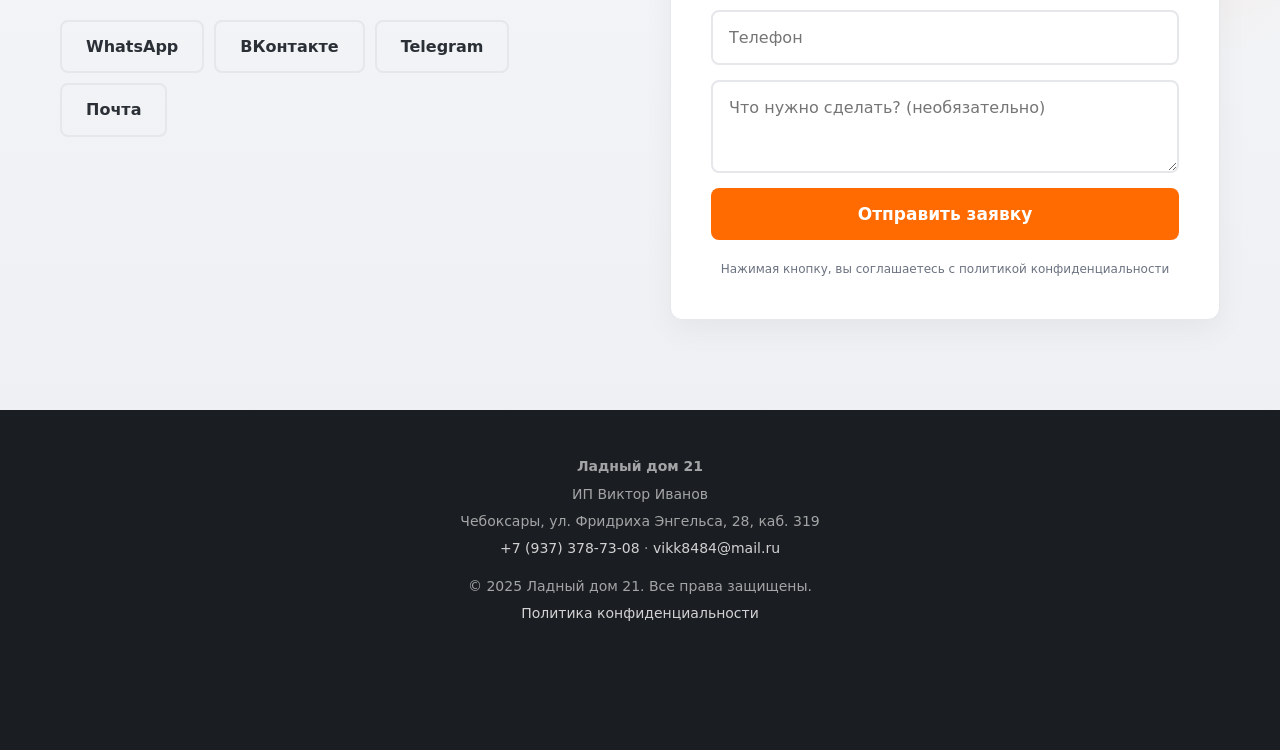
<file: about.html>
<!DOCTYPE html>
<html lang="ru">
<head>
<meta charset="UTF-8">
<meta name="viewport" content="width=device-width, initial-scale=1.0">
<title>О компании — Ладный дом 21</title>
<meta name="description" content="О компании ИП Виктор Иванов. Строительные работы в Чувашии с 2019 года. Своя бригада, своё оборудование. 62 отзыва на Авито, рейтинг 5.0. Работаем по договору, гарантия 1 год.">
<link rel="icon" type="image/png" href="img/logo.png">
<link rel="apple-touch-icon" href="favicon.svg">
<link rel="stylesheet" href="css/style.css">
</head>
<body>

<!-- ============ ШАПКА ============ -->
<header class="header">
<div class="container header__inner">
<a href="index.html" class="logo">
    <img src="img/logo.png" alt="Ладный дом 21" class="logo__img">
    <span class="logo__text">Ладный дом 21</span>
</a>
<nav class="nav">
    <div class="nav__dropdown">
        <a href="#" class="nav__link nav__link--dropdown">
            Услуги
            <svg viewBox="0 0 24 24" fill="none" stroke="currentColor" stroke-width="2" stroke-linecap="round" stroke-linejoin="round" width="14" height="14">
                <polyline points="6 9 12 15 18 9"/>
            </svg>
        </a>
        <div class="nav__submenu">
            <a href="kamen.html" class="nav__submenu-link">Каменный ковёр</a>
            <a href="beton.html" class="nav__submenu-link">Бетонные работы</a>
            <a href="teplo.html" class="nav__submenu-link">Тепловизор</a>
            <a href="uteplenie.html" class="nav__submenu-link">Утепление</a>
            <a href="otdelka.html" class="nav__submenu-link">Отделка и благоустройство</a>
            <a href="polimery.html" class="nav__submenu-link">Полимерные полы</a>
            <a href="krovlya.html" class="nav__submenu-link">Кровля</a>
        </div>
    </div>
    <a href="about.html" class="nav__link">О компании</a>
    <a href="contacts.html" class="nav__link">Контакты</a>
</nav>
<div class="header__contacts">
                <div class="header__socials">
                    <a href="https://wa.me/79373787308" target="_blank" class="header__social header__social--wa" aria-label="WhatsApp">
                        <svg viewBox="0 0 24 24" fill="currentColor" width="18" height="18">
                            <path d="M17.472 14.382c-.297-.149-1.758-.867-2.03-.967-.273-.099-.471-.148-.67.15-.197.297-.767.966-.94 1.164-.173.199-.347.223-.644.075-.297-.15-1.255-.463-2.39-1.475-.883-.788-1.48-1.761-1.653-2.059-.173-.297-.018-.458.13-.606.134-.133.298-.347.446-.52.149-.174.198-.298.298-.497.099-.198.05-.371-.025-.52-.075-.149-.669-1.612-.916-2.207-.242-.579-.487-.5-.669-.51-.173-.008-.371-.01-.57-.01-.198 0-.52.074-.792.372-.272.297-1.04 1.016-1.04 2.479 0 1.462 1.065 2.875 1.213 3.074.149.198 2.096 3.2 5.077 4.487.709.306 1.262.489 1.694.625.712.227 1.36.195 1.871.118.571-.085 1.758-.719 2.006-1.413.248-.694.248-1.289.173-1.413-.074-.124-.272-.198-.57-.347m-5.421 7.403h-.004a9.87 9.87 0 01-5.031-1.378l-.361-.214-3.741.982.998-3.648-.235-.374a9.86 9.86 0 01-1.51-5.26c.001-5.45 4.436-9.884 9.888-9.884 2.64 0 5.122 1.03 6.988 2.898a9.825 9.825 0 012.893 6.994c-.003 5.45-4.437 9.884-9.885 9.884m8.413-18.297A11.815 11.815 0 0012.05 0C5.495 0 .16 5.335.157 11.892c0 2.096.547 4.142 1.588 5.945L.057 24l6.305-1.654a11.882 11.882 0 005.683 1.448h.005c6.554 0 11.89-5.335 11.893-11.893a11.821 11.821 0 00-3.48-8.413Z"/>
                        </svg>
                    </a>
                    <a href="https://t.me/Viktor_Uta" target="_blank" class="header__social header__social--tg" aria-label="Telegram">
                        <svg viewBox="0 0 24 24" fill="currentColor" width="18" height="18">
                            <path d="M11.944 0A12 12 0 0 0 0 12a12 12 0 0 0 12 12 12 12 0 0 0 12-12A12 12 0 0 0 12 0a12 12 0 0 0-.056 0zm4.962 7.224c.1-.002.321.023.465.14a.506.506 0 0 1 .171.325c.016.093.036.306.02.472-.18 1.898-.962 6.502-1.36 8.627-.168.9-.499 1.201-.82 1.23-.696.065-1.225-.46-1.9-.902-1.056-.693-1.653-1.124-2.678-1.8-1.185-.78-.417-1.21.258-1.91.177-.184 3.247-2.977 3.307-3.23.007-.032.014-.15-.056-.212s-.174-.041-.249-.024c-.106.024-1.793 1.14-5.061 3.345-.48.33-.913.49-1.302.48-.428-.008-1.252-.241-1.865-.44-.752-.245-1.349-.374-1.297-.789.027-.216.325-.437.893-.663 3.498-1.524 5.83-2.529 6.998-3.014 3.332-1.386 4.025-1.627 4.476-1.635z"/>
                        </svg>
                    </a>
                </div>
                <a href="tel:+79373787308" class="header__phone">+7 (937) 378-73-08</a>
                <a href="#contacts" class="btn btn--primary">Заказать звонок</a>
            </div>
<button class="burger" aria-label="Меню">
<span></span><span></span><span></span>
</button>
</div>
</header>

<!-- ============ HERO ============ -->
<section class="hero hero--service">
<div class="container hero__inner">
<h1 class="hero__title">
О компании
</h1>
<p class="hero__subtitle">
Строительные работы в Чувашской Республике с 2019 года.
Свой инструмент, своя бригада. Работаем по договору, гарантия 1 год.
</p>
</div>
</section>

<!-- ============ О ВИКТОРЕ ============ -->
<section class="about-service">
<div class="container">
<h2 class="section-title">Ладный дом 21</h2>
            <p style="text-align: center; font-size: 18px; color: var(--color-text-muted); margin-top: -15px; margin-bottom: 40px;">Основатель и руководитель — Виктор Иванов</p>
<div class="about-service__grid">
<div class="about-service__text">
<p>
Основатель и руководитель. В строительстве — <strong>с 2015 года</strong>.
Специализация — бетонные работы, каменный ковёр,
тепловизионная диагностика.
</p>
<p>
Прошёл обучение по <strong>визуально-измерительному контролю</strong>.
В работе с тепловизором не просто показывает проблемы,
а даёт конкретные рекомендации по их устранению.
</p>
<ul class="about-service__list">
<li>
<svg viewBox="0 0 24 24" fill="none" stroke="currentColor" stroke-width="2" stroke-linecap="round" stroke-linejoin="round">
<path d="M22 11.08V12a10 10 0 1 1-5.93-9.14"/>
<polyline points="22 4 12 14.01 9 11.01"/>
</svg>
Опыт в строительстве — с 2015 года
</li>
<li>
<svg viewBox="0 0 24 24" fill="none" stroke="currentColor" stroke-width="2" stroke-linecap="round" stroke-linejoin="round">
<path d="M22 11.08V12a10 10 0 1 1-5.93-9.14"/>
<polyline points="22 4 12 14.01 9 11.01"/>
</svg>
62 отзыва на Авито, рейтинг 5.0
</li>
<li>
<svg viewBox="0 0 24 24" fill="none" stroke="currentColor" stroke-width="2" stroke-linecap="round" stroke-linejoin="round">
<path d="M22 11.08V12a10 10 0 1 1-5.93-9.14"/>
<polyline points="22 4 12 14.01 9 11.01"/>
</svg>
Удостоверение по визуально-измерительному контролю
</li>
<li>
<svg viewBox="0 0 24 24" fill="none" stroke="currentColor" stroke-width="2" stroke10-linecap="round " stroke-linejoin="round">
<path d="M22 11.08V12a10 0 1 1-5.93-9.14"/>
<polyline points="22 4 12 14.01 9 11.01"/>
</svg>
Работаем по договору, гарантия 1 год
</li>
</ul>
</div>
<div class="about-service__img" style="background-image: url('img/about/viktor-na-plite.jpg');"></div>
</div>
</div>
</section>

<!-- ============ ВИКТОР НА ОБЪЕКТАХ ============ -->
    <section class="portfolio">
        <div class="container">
            <h2 class="section-title">Виктор на объектах</h2>
            <p class="section-subtitle">Работаем не со стороны — руками</p>
            <div class="portfolio__grid">
                <div class="portfolio__item" style="background-image: url('img/about/viktor-na-plite.jpg');"></div>
                <div class="portfolio__item" style="background-image: url('img/about/viktor-v-kaske.jpg');"></div>
                <div class="portfolio__item" style="background-image: url('img/about/viktor-s-nivelir.jpg');"></div>
            </div>
        </div>
    </section>

<!-- ============ НАША КОМАНДА ============ -->
    <section class="services services--gray">
        <div class="container">
            <h2 class="section-title">Наша команда</h2>
            <p class="section-subtitle">Своя бригада — не наёмники со стороны</p>
            <div class="portfolio__grid" style="margin-top: 40px; grid-template-columns: 1fr;">
                <div class="portfolio__item" style="background-image: url('img/team/team-group.jpg'); height: 450px;"></div>
            </div>
        </div>
    </section>

<!-- ============ КАК МЫ РАБОТАЕМ ============ -->
<section class="steps">
<div class="container">
<h2 class="section-title">Как мы работаем</h2>
<p class="section-subtitle">Прозрачный процесс — от заявки до сдачи объекта</p>
<div class="steps__grid">
<div class="step-card">
<span class="step-card__num">01</span>
<h3>Консультация</h3>
<p>Обсуждаем задачу, подбираем материалы, считаем стоимость.</p>
</div>
<div class="step-card">
<span class="step-card__num">02</span>
<h3>Выезд и замер</h3>
<p>Снимаем точные размеры, составляем смету на месте.</p>
</div>
<div class="step-card">
<span class="step-card__num">03</span>
<h3>Договор и работа</h3>
<p>Подписываем договор. Работаем по смете.</p>
</div>
<div class="step-card">
<span class="step-card__num">04</span>
<h3>Сдача и гарантия</h3>
<p>Подписываем акт сдачи-приёмки. Гарантия 1 год.</p>
</div>
</div>
</div>
</section>

<!-- ============ ПРОЦЕСС МОНТАЖА ============ -->
<section class="portfolio">
<div class="container">
<h2 class="section-title">Процесс монтажа</h2>
<p class="section-subtitle">Фото с реальных объектов</p>
<div class="portfolio__grid">
<div class="portfolio__item" style="background-image: url('img/process/process-measure.jpg');"></div>
<div class="portfolio__item" style="background-image: url('img/process/process-primer.jpg');"></div>
<div class="portfolio__item" style="background-image: url('img/process/process-profile.jpg');"></div>
<div class="portfolio__item" style="background-image: url('img/process/process-mix.jpg');"></div>
<div class="portfolio__item" style="background-image: url('img/process/process-grinding.jpg');"></div>
<div class="portfolio__item" style="background-image: url('img/process/process-trowel.jpg');"></div>
</div>
</div>
</section>

<!-- ============ ПРЕИМУЩЕСТВА ============ -->
<section class="features">
<div class="container">
<h2 class="section-title">Почему выбирают нас</h2>
<div class="features__grid">

<div class="feature-card">
<div class="feature-card__icon">
<svg viewBox="0 0 24 24" fill="none" stroke="currentColor" stroke-width="2" stroke-linecap="round" stroke-linejoin="round">
<path d="M14 2H6a2 2 0 0 0-2 2v16a2 2 0 0 0 2 2h12a2 2 0 0 0 2-2V8z"/>
<polyline points="14 2 14 8 20 8"/>
<polyline points="9 15 11 17 15 13"/>
</svg>
</div>
<h3>Договор и смета</h3>
<p>Работаем прозрачно. Никаких «сюрпризов» в цене.</p>
</div>

<div class="feature-card">
<div class="feature-card__icon">
<svg viewBox="0 0 24 24" fill="none" stroke="currentColor" stroke-width="2" stroke-linecap="round" stroke-linejoin="round">
<path d="M12 2l3 6.5 7 1-5 5 1.2 7L12 18l-6.2 3.5L7 14.5l-5-5 7-1z"/>
</svg>
</div>
<h3>Гарантия 1 год</h3>
<p>На все виды работ. Прописана в договоре.</p>
</div>

<div class="feature-card">
<div class="feature-card__icon">
<svg viewBox="0 0 24 24" fill="none" stroke="currentColor" stroke-width="2" stroke-linecap="round" stroke-linejoin="round">
<path d="M20 6L9 17l-5-5"/>
</svg>
</div>
<h3>Своё оборудование</h3>
<p>Работаем от розетки 220В. Не зависим от подрядчиков.</p>
</div>

<div class="feature-card">
<div class="feature-card__icon">
<svg viewBox="0 0 24 24" fill="none" stroke="currentColor" stroke-width="2" stroke-linecap="round" stroke-linejoin="round">
<polygon points="12 2 15.09 8.26 22 9.27 17 14.14 18.18 21.02 12 17.77 5.82 21.02 7 14.14 2 9.27 8.91 8.26 12 2"/>
</svg>
</div>
<h3>5.0 на Авито</h3>
<p>62 отзыва клиентов. Средняя оценка — 5.0.</p>
</div>

</div>
</div>
</section>

<!-- ============ КОНТАКТЫ ============ -->
<section class="contacts" id="contacts">
<div class="container">
<h2 class="section-title">Свяжитесь с нами</h2>
<div class="contacts__inner">
<div class="contacts__info">
                    <p><strong>ИП Виктор Иванов</strong></p>
                    <p>Чебоксары, ул. Фридриха Энгельса, 28, каб. 319</p>
                    <p><a href="tel:+79373787308">+7 (937) 378-73-08</a></p>
                    <div class="contacts__social">
                        <a href="https://wa.me/79373787308?text=Здравствуйте!%20Хочу%20узнать%20по%20услугам" target="_blank" class="btn btn--ghost">WhatsApp</a>
                        <a href="https://vk.ru/viktoriv" target="_blank" class="btn btn--ghost">ВКонтакте</a>
                        <a href="https://t.me/Viktor_Uta" target="_blank" class="btn btn--ghost">Telegram</a>
                        <a href="mailto:vikk8484@mail.ru" class="btn btn--ghost">Почта</a>
                    </div>
                </div>
<form class="contacts__form"
                      name="callback"
                      method="POST"
                      data-netlify="true"
                      netlify-honeypot="bot-field">
                    <!-- Скрытое поле: имя формы для Netlify -->
                    <input type="hidden" name="form-name" value="callback" />
                    <!-- Скрытое поле-ловушка для ботов (не заполнять!) -->
                    <p style="display:none;">
                        <label>Не заполняйте это поле: <input name="bot-field" /></label>
                    </p>

                    <input type="text" name="name" placeholder="Ваше имя" required>
                    <input type="tel" name="phone" placeholder="Телефон" required>
                    <textarea name="message" placeholder="Что нужно сделать? (необязательно)" rows="3"></textarea>

                    <button type="submit" class="btn btn--primary btn--big">Отправить заявку</button>
                    <p class="contacts__form-note">Нажимая кнопку, вы соглашаетесь с политикой конфиденциальности</p>
                </form>
</div>
</div>
</section>

<!-- ============ ПОДВАЛ ============ -->
<footer class="footer">
    <div class="container">
        <p><strong>Ладный дом 21</strong></p>
        <p>ИП Виктор Иванов</p>
        <p>Чебоксары, ул. Фридриха Энгельса, 28, каб. 319</p>
        <p><a href="tel:+79373787308">+7 (937) 378-73-08</a> · <a href="mailto:vikk8484@mail.ru">vikk8484@mail.ru</a></p>
        <p style="margin-top: 15px;">© 2025 Ладный дом 21. Все права защищены.</p>
        <p><a href="privacy.html">Политика конфиденциальности</a></p>
    </div>
</footer>

<script src="js/script.js"></script>
<!-- Плавающие кнопки мессенджеров -->
    <div class="float-buttons">

        <!-- WhatsApp -->
        <a href="https://wa.me/79373787308?text=Здравствуйте!%20Хочу%20узнать%20по%20услугам" target="_blank" class="float-btn float-btn--whatsapp" aria-label="Написать в WhatsApp">
            <svg viewBox="0 0 24 24" fill="currentColor" width="28" height="28">
                <path d="M17.472 14.382c-.297-.149-1.758-.867-2.03-.967-.273-.099-.471-.148-.67.15-.197.297-.767.966-.94 1.164-.173.199-.347.223-.644.075-.297-.15-1.255-.463-2.39-1.475-.883-.788-1.48-1.761-1.653-2.059-.173-.297-.018-.458.13-.606.134-.133.298-.347.446-.52.149-.174.198-.298.298-.497.099-.198.05-.371-.025-.52-.075-.149-.669-1.612-.916-2.207-.242-.579-.487-.5-.669-.51-.173-.008-.371-.01-.57-.01-.198 0-.52.074-.792.372-.272.297-1.04 1.016-1.04 2.479 0 1.462 1.065 2.875 1.213 3.074.149.198 2.096 3.2 5.077 4.487.709.306 1.262.489 1.694.625.712.227 1.36.195 1.871.118.571-.085 1.758-.719 2.006-1.413.248-.694.248-1.289.173-1.413-.074-.124-.272-.198-.57-.347m-5.421 7.403h-.004a9.87 9.87 0 01-5.031-1.378l-.361-.214-3.741.982.998-3.648-.235-.374a9.86 9.86 0 01-1.51-5.26c.001-5.45 4.436-9.884 9.888-9.884 2.64 0 5.122 1.03 6.988 2.898a9.825 9.825 0 012.893 6.994c-.003 5.45-4.437 9.884-9.885 9.884m8.413-18.297A11.815 11.815 0 0012.05 0C5.495 0 .16 5.335.157 11.892c0 2.096.547 4.142 1.588 5.945L.057 24l6.305-1.654a11.882 11.882 0 005.683 1.448h.005c6.554 0 11.89-5.335 11.893-11.893a11.821 11.821 0 00-3.48-8.413Z"/>
            </svg>
        </a>

        <!-- ВКонтакте -->
        <a href="https://vk.ru/viktoriv" target="_blank" class="float-btn float-btn--vk" aria-label="Написать в ВК">
            <svg viewBox="0 0 24 24" fill="currentColor" width="28" height="28">
                <path d="M13.162 18.994c.609 0 .858-.406.851-.915-.031-1.917.714-2.949 2.059-1.604 1.488 1.488 1.796 2.519 3.603 2.519h3.2c.808 0 1.126-.26 1.126-.668 0-.863-1.421-2.386-2.625-3.504-1.686-1.565-1.765-1.602-.313-3.486 1.801-2.339 4.157-5.336 2.073-5.336h-3.981c-.772 0-.828.435-1.103 1.083-.995 2.347-2.886 5.387-3.604 4.922-.751-.485-.407-2.406-.35-5.261.015-.754.011-1.271-1.141-1.539-.629-.145-1.241-.205-1.809-.205-2.273 0-3.841.953-2.95 1.119 1.571.293 1.42 3.692 1.054 5.16-.638 2.556-3.036-2.024-4.035-4.305-.241-.548-.315-.974-1.175-.974H.258c-.492 0-.787.16-.787.516 0 .602 2.96 6.72 5.786 9.77 2.756 2.975 5.48 2.708 7.905 2.708z"/>
            </svg>
        </a>

    </div>
</body>
</html>
</file>
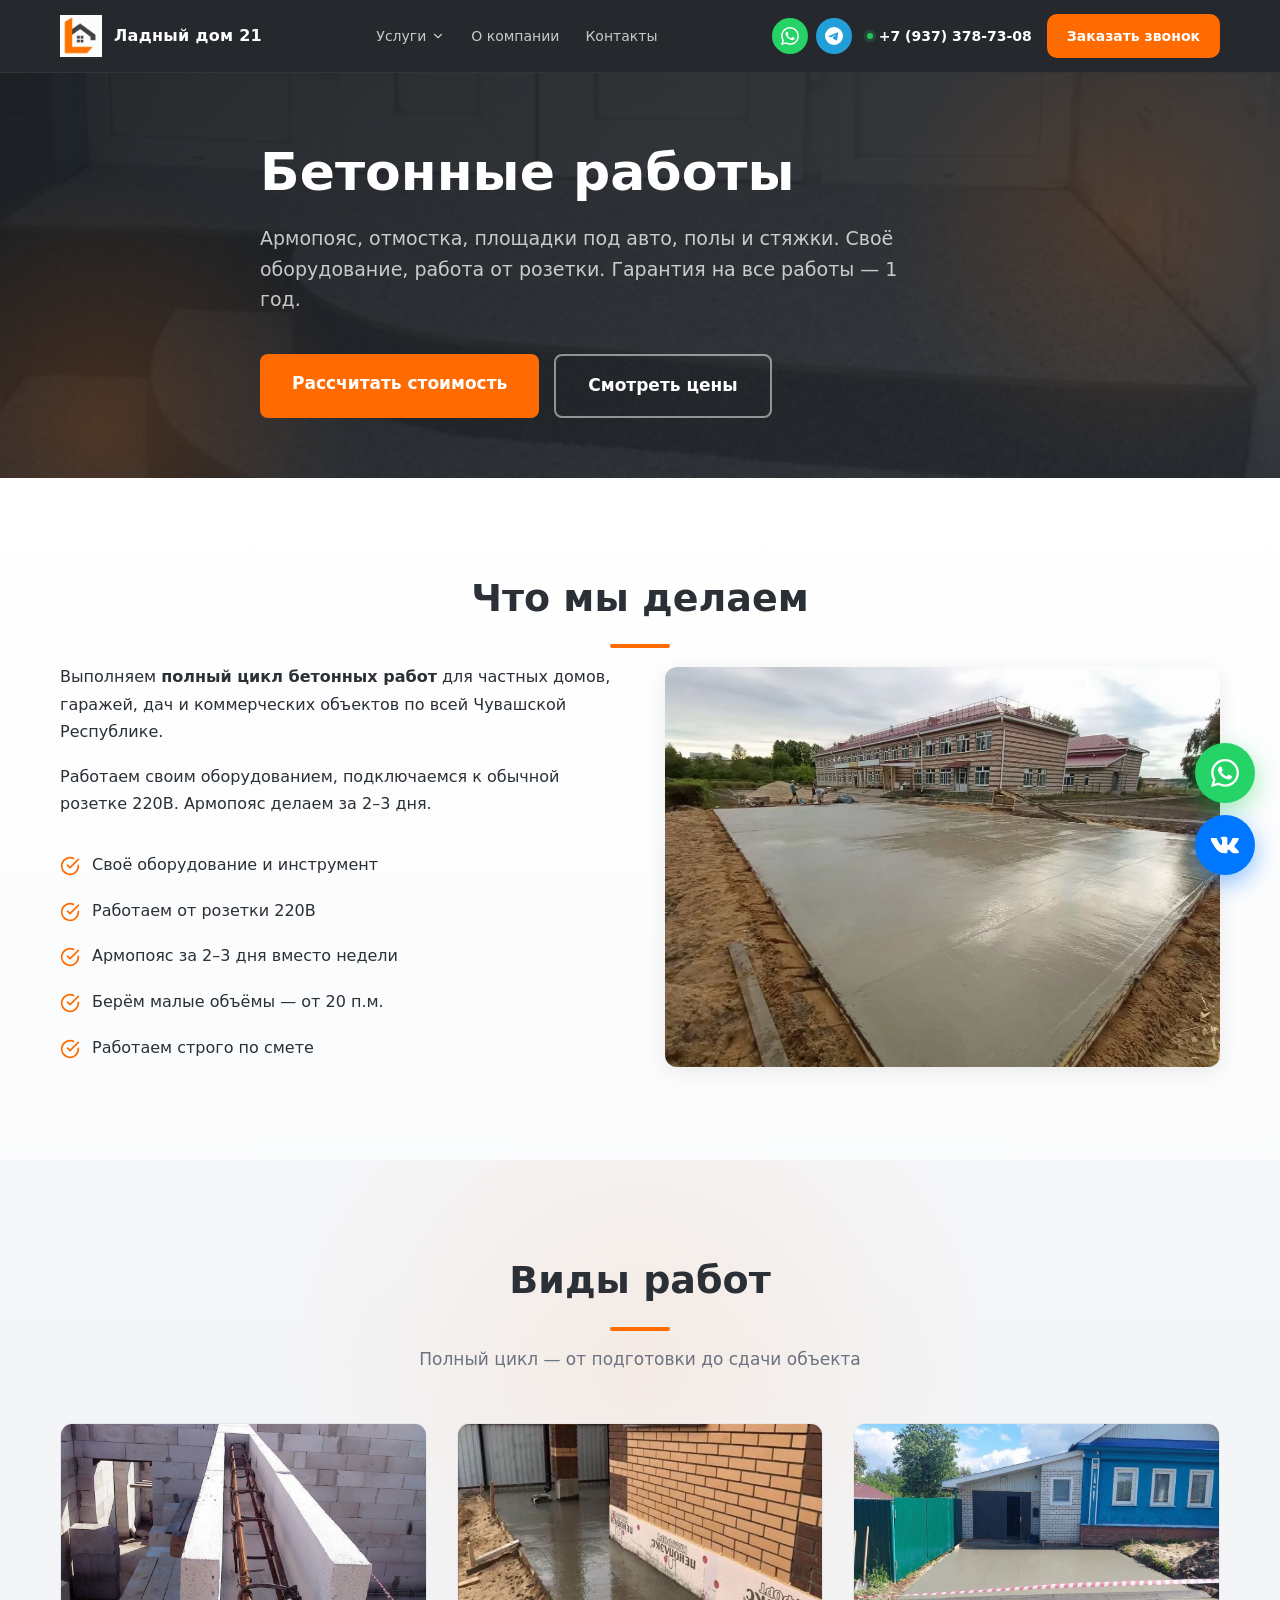
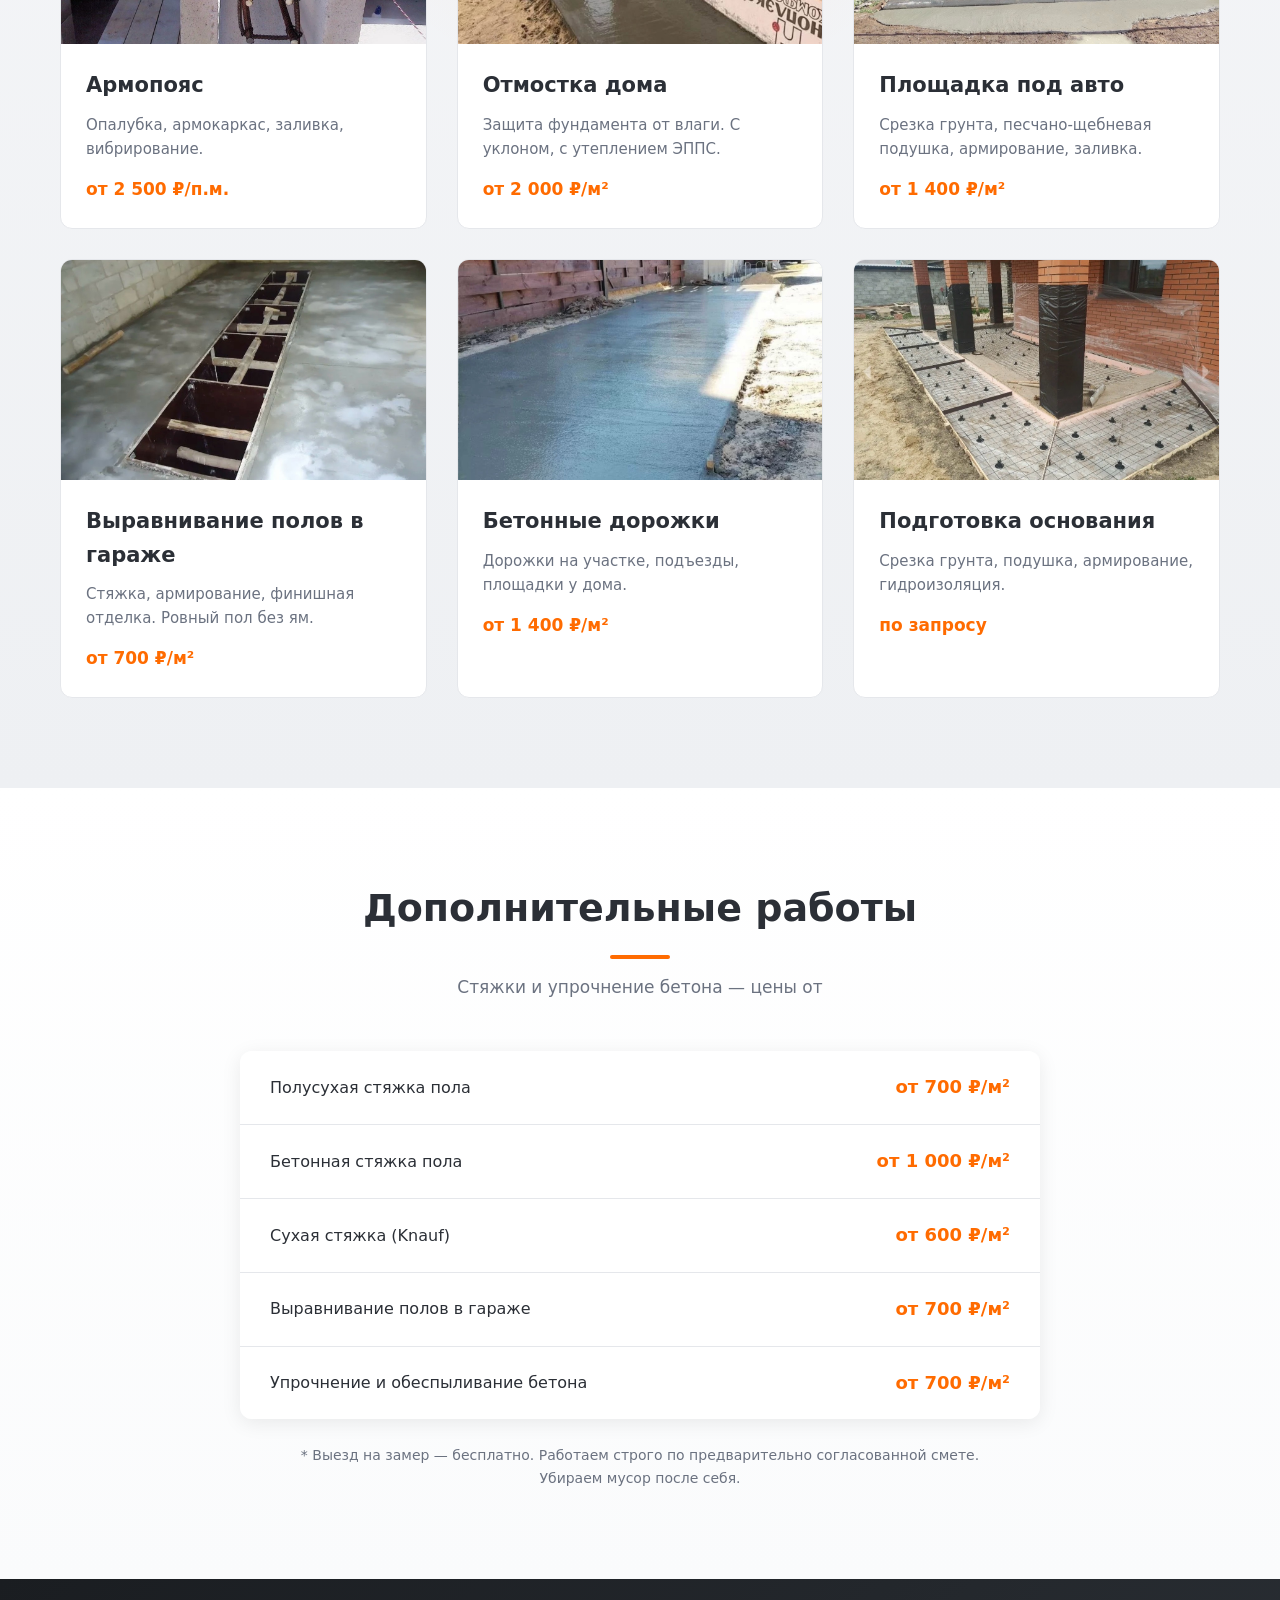
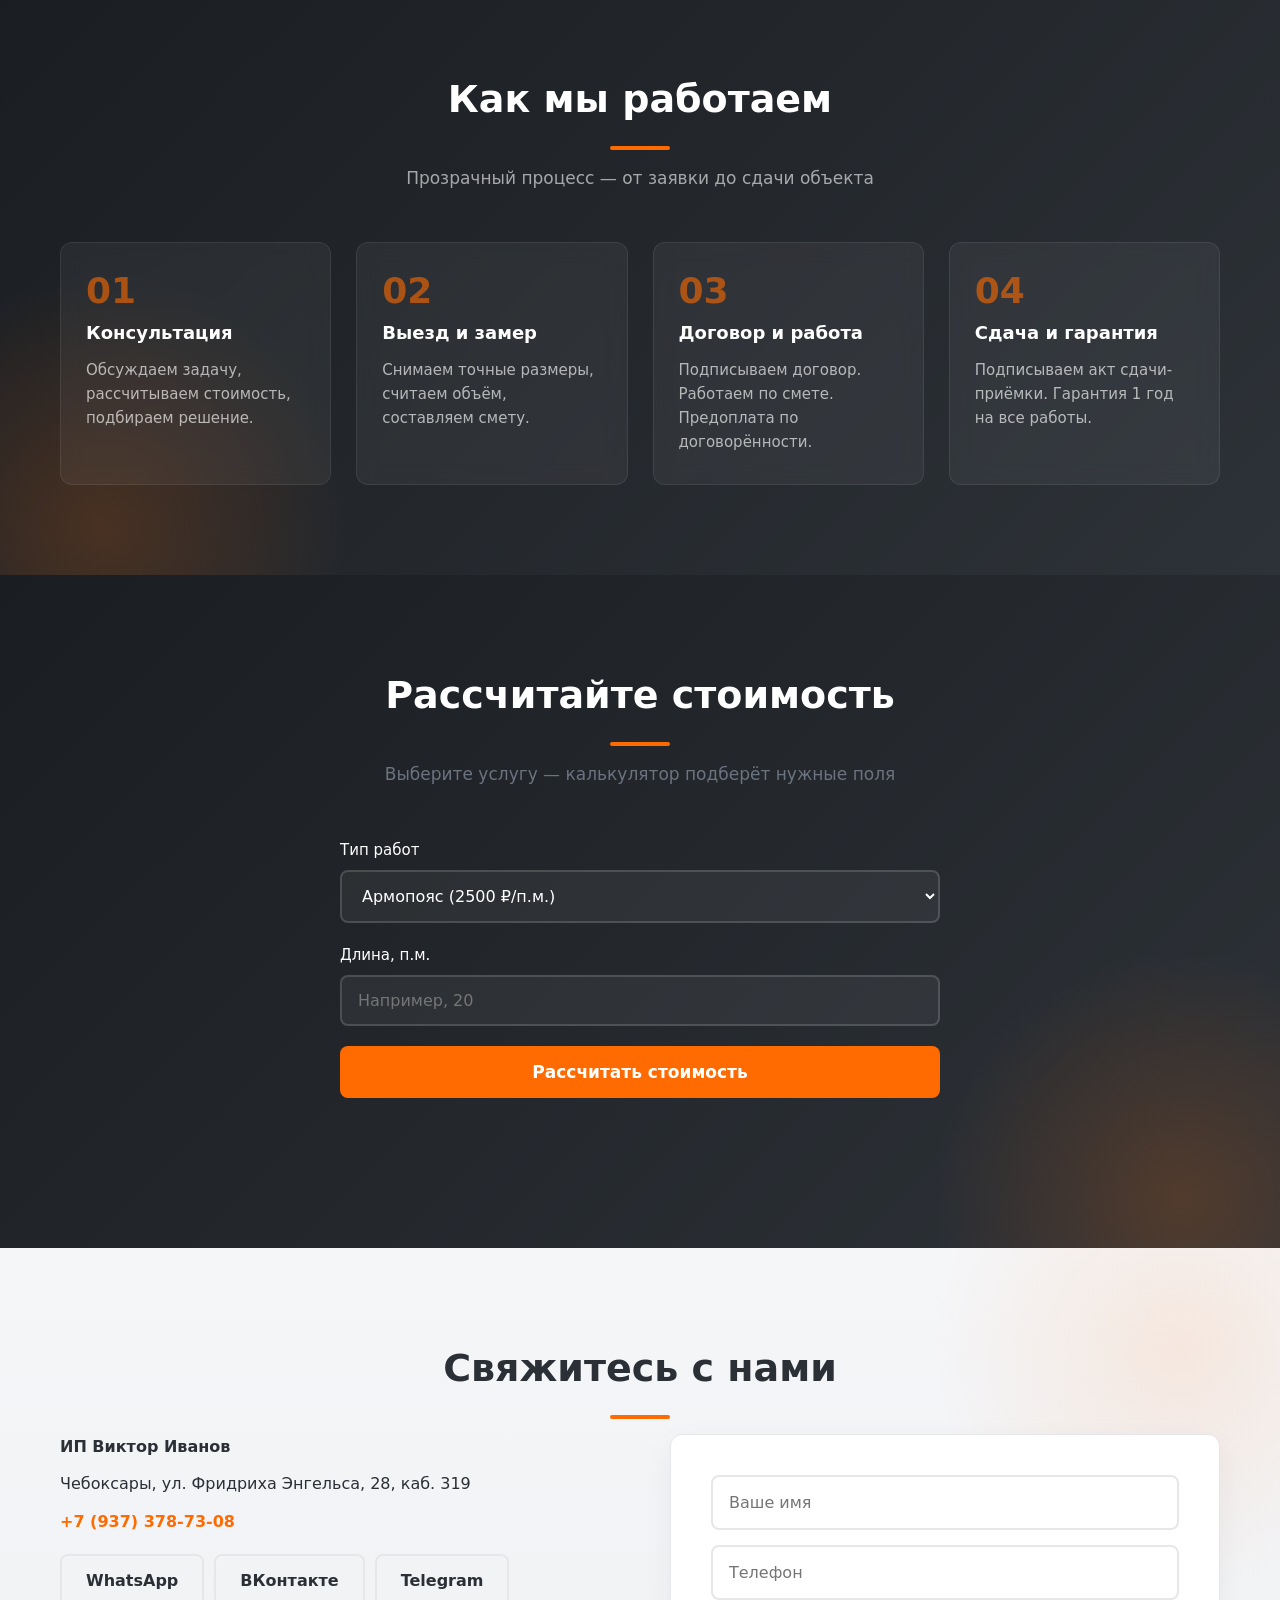
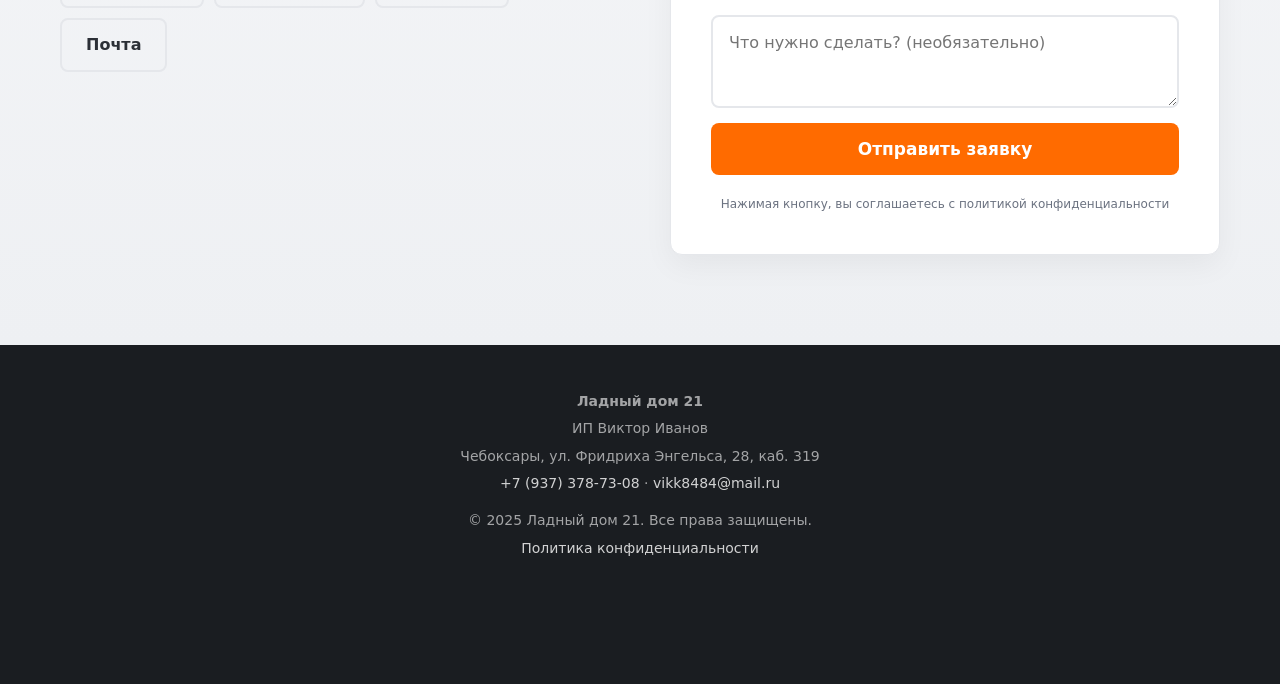
<file: beton.html>
<!DOCTYPE html>
<html lang="ru">
<head>
<meta charset="UTF-8">
<meta name="viewport" content="width=device-width, initial-scale=1.0">
<title>Бетонные работы — Ладный дом 21</title>
<meta name="description" content="Бетонные работы в Чувашской Республике: армопояс, отмостка, площадки под авто, полы и стяжки. Своё оборудование, работа от розетки 220В. Армопояс за 2-3 дня. Гарантия 1 год.">
<link rel="icon" type="image/png" href="img/logo.png">
<link rel="apple-touch-icon" href="favicon.svg">
<link rel="stylesheet" href="css/style.css">
</head>
<body>

<!-- ============ ШАПКА ============ -->
<header class="header">
<div class="container header__inner">
<a href="index.html" class="logo">
    <img src="img/logo.png" alt="Ладный дом 21" class="logo__img">
    <span class="logo__text">Ладный дом 21</span>
</a>
<nav class="nav">
    <div class="nav__dropdown">
        <a href="#" class="nav__link nav__link--dropdown">
            Услуги
            <svg viewBox="0 0 24 24" fill="none" stroke="currentColor" stroke-width="2" stroke-linecap="round" stroke-linejoin="round" width="14" height="14">
                <polyline points="6 9 12 15 18 9"/>
            </svg>
        </a>
        <div class="nav__submenu">
            <a href="kamen.html" class="nav__submenu-link">Каменный ковёр</a>
            <a href="beton.html" class="nav__submenu-link">Бетонные работы</a>
            <a href="teplo.html" class="nav__submenu-link">Тепловизор</a>
            <a href="uteplenie.html" class="nav__submenu-link">Утепление</a>
            <a href="otdelka.html" class="nav__submenu-link">Отделка и благоустройство</a>
            <a href="polimery.html" class="nav__submenu-link">Полимерные полы</a>
            <a href="krovlya.html" class="nav__submenu-link">Кровля</a>
        </div>
    </div>
    <a href="about.html" class="nav__link">О компании</a>
    <a href="contacts.html" class="nav__link">Контакты</a>
</nav>
<div class="header__contacts">
                <div class="header__socials">
                    <a href="https://wa.me/79373787308" target="_blank" class="header__social header__social--wa" aria-label="WhatsApp">
                        <svg viewBox="0 0 24 24" fill="currentColor" width="18" height="18">
                            <path d="M17.472 14.382c-.297-.149-1.758-.867-2.03-.967-.273-.099-.471-.148-.67.15-.197.297-.767.966-.94 1.164-.173.199-.347.223-.644.075-.297-.15-1.255-.463-2.39-1.475-.883-.788-1.48-1.761-1.653-2.059-.173-.297-.018-.458.13-.606.134-.133.298-.347.446-.52.149-.174.198-.298.298-.497.099-.198.05-.371-.025-.52-.075-.149-.669-1.612-.916-2.207-.242-.579-.487-.5-.669-.51-.173-.008-.371-.01-.57-.01-.198 0-.52.074-.792.372-.272.297-1.04 1.016-1.04 2.479 0 1.462 1.065 2.875 1.213 3.074.149.198 2.096 3.2 5.077 4.487.709.306 1.262.489 1.694.625.712.227 1.36.195 1.871.118.571-.085 1.758-.719 2.006-1.413.248-.694.248-1.289.173-1.413-.074-.124-.272-.198-.57-.347m-5.421 7.403h-.004a9.87 9.87 0 01-5.031-1.378l-.361-.214-3.741.982.998-3.648-.235-.374a9.86 9.86 0 01-1.51-5.26c.001-5.45 4.436-9.884 9.888-9.884 2.64 0 5.122 1.03 6.988 2.898a9.825 9.825 0 012.893 6.994c-.003 5.45-4.437 9.884-9.885 9.884m8.413-18.297A11.815 11.815 0 0012.05 0C5.495 0 .16 5.335.157 11.892c0 2.096.547 4.142 1.588 5.945L.057 24l6.305-1.654a11.882 11.882 0 005.683 1.448h.005c6.554 0 11.89-5.335 11.893-11.893a11.821 11.821 0 00-3.48-8.413Z"/>
                        </svg>
                    </a>
                    <a href="https://t.me/Viktor_Uta" target="_blank" class="header__social header__social--tg" aria-label="Telegram">
                        <svg viewBox="0 0 24 24" fill="currentColor" width="18" height="18">
                            <path d="M11.944 0A12 12 0 0 0 0 12a12 12 0 0 0 12 12 12 12 0 0 0 12-12A12 12 0 0 0 12 0a12 12 0 0 0-.056 0zm4.962 7.224c.1-.002.321.023.465.14a.506.506 0 0 1 .171.325c.016.093.036.306.02.472-.18 1.898-.962 6.502-1.36 8.627-.168.9-.499 1.201-.82 1.23-.696.065-1.225-.46-1.9-.902-1.056-.693-1.653-1.124-2.678-1.8-1.185-.78-.417-1.21.258-1.91.177-.184 3.247-2.977 3.307-3.23.007-.032.014-.15-.056-.212s-.174-.041-.249-.024c-.106.024-1.793 1.14-5.061 3.345-.48.33-.913.49-1.302.48-.428-.008-1.252-.241-1.865-.44-.752-.245-1.349-.374-1.297-.789.027-.216.325-.437.893-.663 3.498-1.524 5.83-2.529 6.998-3.014 3.332-1.386 4.025-1.627 4.476-1.635z"/>
                        </svg>
                    </a>
                </div>
                <a href="tel:+79373787308" class="header__phone">+7 (937) 378-73-08</a>
                <a href="#contacts" class="btn btn--primary">Заказать звонок</a>
            </div>
<button class="burger" aria-label="Меню">
<span></span><span></span><span></span>
</button>
</div>
</header>

<!-- ============ HERO ============ -->
<section class="hero hero--service">
<div class="container hero__inner">
<h1 class="hero__title">
Бетонные работы
</h1>
<p class="hero__subtitle">
Армопояс, отмостка, площадки под авто, полы и стяжки.
Своё оборудование, работа от розетки. Гарантия на все работы — 1 год.
</p>
<div class="hero__buttons">
<a href="#calculator" class="btn btn--primary btn--big">Рассчитать стоимость</a>
<a href="#price" class="btn btn--ghost btn--big">Смотреть цены</a>
</div>
</div>
</section>

<!-- ============ ЧТО МЫ ДЕЛАЕМ ============ -->
    <section class="about-service">
        <div class="container">
            <h2 class="section-title">Что мы делаем</h2>
            <div class="about-service__grid">
                <div class="about-service__text">
                    <p>
                        Выполняем <strong>полный цикл бетонных работ</strong> для частных домов,
                        гаражей, дач и коммерческих объектов по всей Чувашской Республике.
                    </p>
                    <p>
                        Работаем своим оборудованием, подключаемся к обычной розетке 220В.
                        Армопояс делаем за 2–3 дня.
                    </p>
                    <ul class="about-service__list">
                        <li>
                            <svg viewBox="0 0 24 24" fill="none" stroke="currentColor" stroke-width="2" stroke-linecap="round" stroke-linejoin="round">
                                <path d="M22 11.08V12a10 10 0 1 1-5.93-9.14"/>
                                <polyline points="22 4 12 14.01 9 11.01"/>
                            </svg>
                            Своё оборудование и инструмент
                        </li>
                        <li>
                            <svg viewBox="0 0 24 24" fill="none" stroke="currentColor" stroke-width="2" stroke-linecap="round" stroke-linejoin="round">
                                <path d="M22 11.08V12a10 10 0 1 1-5.93-9.14"/>
                                <polyline points="22 4 12 14.01 9 11.01"/>
                            </svg>
                            Работаем от розетки 220В
                        </li>
                        <li>
                            <svg viewBox="0 0 24 24" fill="none" stroke="currentColor" stroke-width="2" stroke-linecap="round" stroke-linejoin="round">
                                <path d="M22 11.08V12a10 10 0 1 1-5.93-9.14"/>
                                <polyline points="22 4 12 14.01 9 11.01"/>
                            </svg>
                            Армопояс за 2–3 дня вместо недели
                        </li>
                        <li>
                            <svg viewBox="0 0 24 24" fill="none" stroke="currentColor" stroke-width="2" stroke-linecap="round" stroke-linejoin="round">
                                <path d="M22 11.08V12a10 10 0 1 1-5.93-9.14"/>
                                <polyline points="22 4 12 14.01 9 11.01"/>
                            </svg>
                            Берём малые объёмы — от 20 п.м.
                        </li>
                        <li>
                            <svg viewBox="0 0 24 24" fill="none" stroke="currentColor" stroke-width="2" stroke-linecap="round" stroke-linejoin="round">
                                <path d="M22 11.08V12a10 10 0 1 1-5.93-9.14"/>
                                <polyline points="22 4 12 14.01 9 11.01"/>
                            </svg>
                            Работаем строго по смете
                        </li>
                    </ul>
                </div>
                <div class="about-service__img" style="background-image: url('img/beton/ploshchadka-bolshaya.jpg');"></div>
            </div>
        </div>
    </section>

<!-- ============ ВИДЫ РАБОТ ============ -->
<section class="services services--gray" id="services">
<div class="container">
<h2 class="section-title">Виды работ</h2>
<p class="section-subtitle">Полный цикл — от подготовки до сдачи объекта</p>
<div class="services__grid">

<div class="service-card">
<div class="service-card__img" style="background-image: url('img/beton/armopoyas-gazoblok.jpg');"></div>
<div class="service-card__body">
<h3>Армопояс</h3>
<p>Опалубка, армокаркас, заливка, вибрирование.</p>
<span class="service-card__price">от 2 500 ₽/п.м.</span>
</div>
</div>

<div class="service-card">
<div class="service-card__img" style="background-image: url('img/beton/otmostka.jpg');"></div>
<div class="service-card__body">
<h3>Отмостка дома</h3>
<p>Защита фундамента от влаги. С уклоном, с утеплением ЭППС.</p>
<span class="service-card__price">от 2 000 ₽/м²</span>
</div>
</div>

<div class="service-card">
<div class="service-card__img" style="background-image: url('img/beton/ploshchadka-pod-avto.jpg');"></div>
<div class="service-card__body">
<h3>Площадка под авто</h3>
<p>Срезка грунта, песчано-щебневая подушка, армирование, заливка.</p>
<span class="service-card__price">от 1 400 ₽/м²</span>
</div>
</div>

<div class="service-card">
                    <div class="service-card__img" style="background-image: url('img/beton/pol-garazh.jpg');"></div>
                    <div class="service-card__body">
                        <h3>Выравнивание полов в гараже</h3>
                        <p>Стяжка, армирование, финишная отделка. Ровный пол без ям.</p>
                        <span class="service-card__price">от 700 ₽/м²</span>
                    </div>
                </div>

<div class="service-card">
<div class="service-card__img" style="background-image: url('img/beton/dorozhka-beton.jpg');"></div>
<div class="service-card__body">
<h3>Бетонные дорожки</h3>
<p>Дорожки на участке, подъезды, площадки у дома.</p>
<span class="service-card__price">от 1 400 ₽/м²</span>
</div>
</div>

<div class="service-card">
<div class="service-card__img" style="background-image: url('img/beton/osnovanie.jpg');"></div>
<div class="service-card__body">
<h3>Подготовка основания</h3>
<p>Срезка грунта, подушка, армирование, гидроизоляция.</p>
<span class="service-card__price">по запросу</span>
</div>
</div>

</div>
</div>
</section>

<!-- ============ ДОПОЛНИТЕЛЬНЫЕ РАБОТЫ (без дублей) ============ -->
<section class="price" id="price">
<div class="container">
<h2 class="section-title">Дополнительные работы</h2>
<p class="section-subtitle">Стяжки и упрочнение бетона — цены от</p>
<div class="price__table">
<div class="price__row">
<span>Полусухая стяжка пола</span>
<span class="price__value">от 700 ₽/м²</span>
</div>
<div class="price__row">
<span>Бетонная стяжка пола</span>
<span class="price__value">от 1 000 ₽/м²</span>
</div>
<div class="price__row">
<span>Сухая стяжка (Knauf)</span>
<span class="price__value">от 600 ₽/м²</span>
</div>
<div class="price__row">
<span>Выравнивание полов в гараже</span>
<span class="price__value">от 700 ₽/м²</span>
</div>
<div class="price__row">
<span>Упрочнение и обеспыливание бетона</span>
<span class="price__value">от 700 ₽/м²</span>
</div>
</div>
<p class="price__note">
* Выезд на замер — бесплатно. Работаем строго по предварительно
согласованной смете. Убираем мусор после себя.
</p>
</div>
</section>

<!-- ============ ЭТАПЫ ============ -->
<section class="steps">
<div class="container">
<h2 class="section-title">Как мы работаем</h2>
<p class="section-subtitle">Прозрачный процесс — от заявки до сдачи объекта</p>
<div class="steps__grid">
<div class="step-card">
<span class="step-card__num">01</span>
<h3>Консультация</h3>
<p>Обсуждаем задачу, рассчитываем стоимость, подбираем решение.</p>
</div>
<div class="step-card">
<span class="step-card__num">02</span>
<h3>Выезд и замер</h3>
<p>Снимаем точные размеры, считаем объём, составляем смету.</p>
</div>
<div class="step-card">
<span class="step-card__num">03</span>
<h3>Договор и работа</h3>
<p>Подписываем договор. Работаем по смете. Предоплата по договорённости.</p>
</div>
<div class="step-card">
<span class="step-card__num">04</span>
<h3>Сдача и гарантия</h3>
<p>Подписываем акт сдачи-приёмки. Гарантия 1 год на все работы.</p>
</div>
</div>
</div>
</section>

<!-- ============ КАЛЬКУЛЯТОР ============ -->
<section class="calculator" id="calculator">
<div class="container">
<h2 class="section-title">Рассчитайте стоимость</h2>
<p class="section-subtitle">Выберите услугу — калькулятор подберёт нужные поля</p>

<form class="calc-form" id="calcForm">

<label>
Тип работ
<select id="calcType">
<option value="beton-armopoyas">Армопояс (2500 ₽/п.м.)</option>
<option value="beton-otmostka">Отмостка дома (2000 ₽/м²)</option>
<option value="beton-ploshchadka">Площадка под авто (1400 ₽/м²)</option>
<option value="beton-poly">Бетонные полы (1800 ₽/м²)</option>
<option value="beton-styazhka">Полусухая стяжка (700 ₽/м²)</option>
<option value="beton-styazhka-beton">Бетонная стяжка (1000 ₽/м²)</option>
<option value="beton-styazhka-suhaya">Сухая стяжка Knauf (600 ₽/м²)</option>
<option value="beton-garazh">Выравнивание в гараже (700 ₽/м²)</option>
<option value="beton-uprochnenie">Упрочнение бетона (700 ₽/м²)</option>
</select>
</label>

<div class="calc-block active" id="block-area">
<label>
Площадь, м²
<input type="number" id="calcArea" placeholder="Например, 20">
</label>

<button type="button" class="calc-area-btn" id="toggleAreaCalc">
    <svg viewBox="0 0 24 24" fill="none" stroke="currentColor" stroke-width="2" stroke-linecap="round" stroke-linejoin="round" width="16" height="16">
        <rect x="3" y="3" width="18" height="18" rx="2"/>
        <line x1="3" y1="9" x2="21" y2="9"/>
        <line x1="9" y1="21" x2="9" y2="9"/>
    </svg>
    Не знаете площадь? Посчитать по сторонам
</button>
<div class="area-calculator" id="areaCalculator">
<p class="area-calculator__title">Рассчитать площадь</p>
<div class="area-calculator__row">
<label>Сторона 1 (м)<input type="number" class="area-side" placeholder="10"></label>
<label>Сторона 2 (м)<input type="number" class="area-side" placeholder="8"></label>
</div>
<div class="area-calculator__row">
<label>Сторона 3 (м)<input type="number" class="area-side" placeholder="10"></label>
<label>Сторона 4 (м)<input type="number" class="area-side" placeholder="8"></label>
</div>
<label class="area-calculator__height">
Высота (м)
<input type="number" step="0.1" id="areaHeight" placeholder="Например, 0.5">
</label>
<button type="button" class="btn btn--primary" id="calcAreaBtn">Посчитать площадь</button>
<div class="area-calculator__result" id="areaResult"></div>
</div>
</div>

<div class="calc-block" id="block-steps">
<p class="calc-block__title">Параметры ступеней</p>
<div class="area-calculator__row">
<label>Количество ступеней<input type="number" id="stepsCount" placeholder="5"></label>
<label>Ширина ступени (м)<input type="number" step="0.1" id="stepsWidth" placeholder="1.2"></label>
</div>
<div class="area-calculator__row">
<label>Глубина проступи (см)<input type="number" id="stepsTread" placeholder="30"></label>
<label>Высота подступенка (см)<input type="number" id="stepsRiser" placeholder="15"></label>
</div>
<button type="button" class="btn btn--primary" id="calcStepsBtn">Посчитать площадь ступеней</button>
<div class="area-calculator__result" id="stepsResult"></div>
</div>

<div class="calc-block" id="block-linear">
<label>
Длина, п.м.
<input type="number" id="calcLinear" placeholder="Например, 20">
</label>
</div>

<div class="calc-block" id="block-teplo">
<label>
Нужен отчёт?
<select id="teploReport">
<option value="no">Без отчёта</option>
<option value="yes">С отчётом (PDF)</option>
</select>
</label>
</div>

<button type="submit" class="btn btn--primary btn--big">Рассчитать стоимость</button>
</form>

<div class="calc-result" id="calcResult"></div>
</div>
</section>

<!-- ============ КОНТАКТЫ ============ -->
<section class="contacts" id="contacts">
<div class="container">
<h2 class="section-title">Свяжитесь с нами</h2>
<div class="contacts__inner">
<div class="contacts__info">
                    <p><strong>ИП Виктор Иванов</strong></p>
                    <p>Чебоксары, ул. Фридриха Энгельса, 28, каб. 319</p>
                    <p><a href="tel:+79373787308">+7 (937) 378-73-08</a></p>
                    <div class="contacts__social">
                        <a href="https://wa.me/79373787308?text=Здравствуйте!%20Хочу%20узнать%20по%20услугам" target="_blank" class="btn btn--ghost">WhatsApp</a>
                        <a href="https://vk.ru/viktoriv" target="_blank" class="btn btn--ghost">ВКонтакте</a>
                        <a href="https://t.me/Viktor_Uta" target="_blank" class="btn btn--ghost">Telegram</a>
                        <a href="mailto:vikk8484@mail.ru" class="btn btn--ghost">Почта</a>
                    </div>
                </div>
<form class="contacts__form"
                      name="callback"
                      method="POST"
                      data-netlify="true"
                      netlify-honeypot="bot-field">
                    <!-- Скрытое поле: имя формы для Netlify -->
                    <input type="hidden" name="form-name" value="callback" />
                    <!-- Скрытое поле-ловушка для ботов (не заполнять!) -->
                    <p style="display:none;">
                        <label>Не заполняйте это поле: <input name="bot-field" /></label>
                    </p>

                    <input type="text" name="name" placeholder="Ваше имя" required>
                    <input type="tel" name="phone" placeholder="Телефон" required>
                    <textarea name="message" placeholder="Что нужно сделать? (необязательно)" rows="3"></textarea>

                    <button type="submit" class="btn btn--primary btn--big">Отправить заявку</button>
                    <p class="contacts__form-note">Нажимая кнопку, вы соглашаетесь с политикой конфиденциальности</p>
                </form>
</div>
</div>
</section>

<!-- ============ ПОДВАЛ ============ -->
<footer class="footer">
    <div class="container">
        <p><strong>Ладный дом 21</strong></p>
        <p>ИП Виктор Иванов</p>
        <p>Чебоксары, ул. Фридриха Энгельса, 28, каб. 319</p>
        <p><a href="tel:+79373787308">+7 (937) 378-73-08</a> · <a href="mailto:vikk8484@mail.ru">vikk8484@mail.ru</a></p>
        <p style="margin-top: 15px;">© 2025 Ладный дом 21. Все права защищены.</p>
        <p><a href="privacy.html">Политика конфиденциальности</a></p>
    </div>
</footer>

<script src="js/script.js"></script>
<!-- Плавающие кнопки мессенджеров -->
    <div class="float-buttons">

        <!-- WhatsApp -->
        <a href="https://wa.me/79373787308?text=Здравствуйте!%20Хочу%20узнать%20по%20услугам" target="_blank" class="float-btn float-btn--whatsapp" aria-label="Написать в WhatsApp">
            <svg viewBox="0 0 24 24" fill="currentColor" width="28" height="28">
                <path d="M17.472 14.382c-.297-.149-1.758-.867-2.03-.967-.273-.099-.471-.148-.67.15-.197.297-.767.966-.94 1.164-.173.199-.347.223-.644.075-.297-.15-1.255-.463-2.39-1.475-.883-.788-1.48-1.761-1.653-2.059-.173-.297-.018-.458.13-.606.134-.133.298-.347.446-.52.149-.174.198-.298.298-.497.099-.198.05-.371-.025-.52-.075-.149-.669-1.612-.916-2.207-.242-.579-.487-.5-.669-.51-.173-.008-.371-.01-.57-.01-.198 0-.52.074-.792.372-.272.297-1.04 1.016-1.04 2.479 0 1.462 1.065 2.875 1.213 3.074.149.198 2.096 3.2 5.077 4.487.709.306 1.262.489 1.694.625.712.227 1.36.195 1.871.118.571-.085 1.758-.719 2.006-1.413.248-.694.248-1.289.173-1.413-.074-.124-.272-.198-.57-.347m-5.421 7.403h-.004a9.87 9.87 0 01-5.031-1.378l-.361-.214-3.741.982.998-3.648-.235-.374a9.86 9.86 0 01-1.51-5.26c.001-5.45 4.436-9.884 9.888-9.884 2.64 0 5.122 1.03 6.988 2.898a9.825 9.825 0 012.893 6.994c-.003 5.45-4.437 9.884-9.885 9.884m8.413-18.297A11.815 11.815 0 0012.05 0C5.495 0 .16 5.335.157 11.892c0 2.096.547 4.142 1.588 5.945L.057 24l6.305-1.654a11.882 11.882 0 005.683 1.448h.005c6.554 0 11.89-5.335 11.893-11.893a11.821 11.821 0 00-3.48-8.413Z"/>
            </svg>
        </a>

        <!-- ВКонтакте -->
        <a href="https://vk.ru/viktoriv" target="_blank" class="float-btn float-btn--vk" aria-label="Написать в ВК">
            <svg viewBox="0 0 24 24" fill="currentColor" width="28" height="28">
                <path d="M13.162 18.994c.609 0 .858-.406.851-.915-.031-1.917.714-2.949 2.059-1.604 1.488 1.488 1.796 2.519 3.603 2.519h3.2c.808 0 1.126-.26 1.126-.668 0-.863-1.421-2.386-2.625-3.504-1.686-1.565-1.765-1.602-.313-3.486 1.801-2.339 4.157-5.336 2.073-5.336h-3.981c-.772 0-.828.435-1.103 1.083-.995 2.347-2.886 5.387-3.604 4.922-.751-.485-.407-2.406-.35-5.261.015-.754.011-1.271-1.141-1.539-.629-.145-1.241-.205-1.809-.205-2.273 0-3.841.953-2.95 1.119 1.571.293 1.42 3.692 1.054 5.16-.638 2.556-3.036-2.024-4.035-4.305-.241-.548-.315-.974-1.175-.974H.258c-.492 0-.787.16-.787.516 0 .602 2.96 6.72 5.786 9.77 2.756 2.975 5.48 2.708 7.905 2.708z"/>
            </svg>
        </a>

    </div>
</body>
</html>
</file>
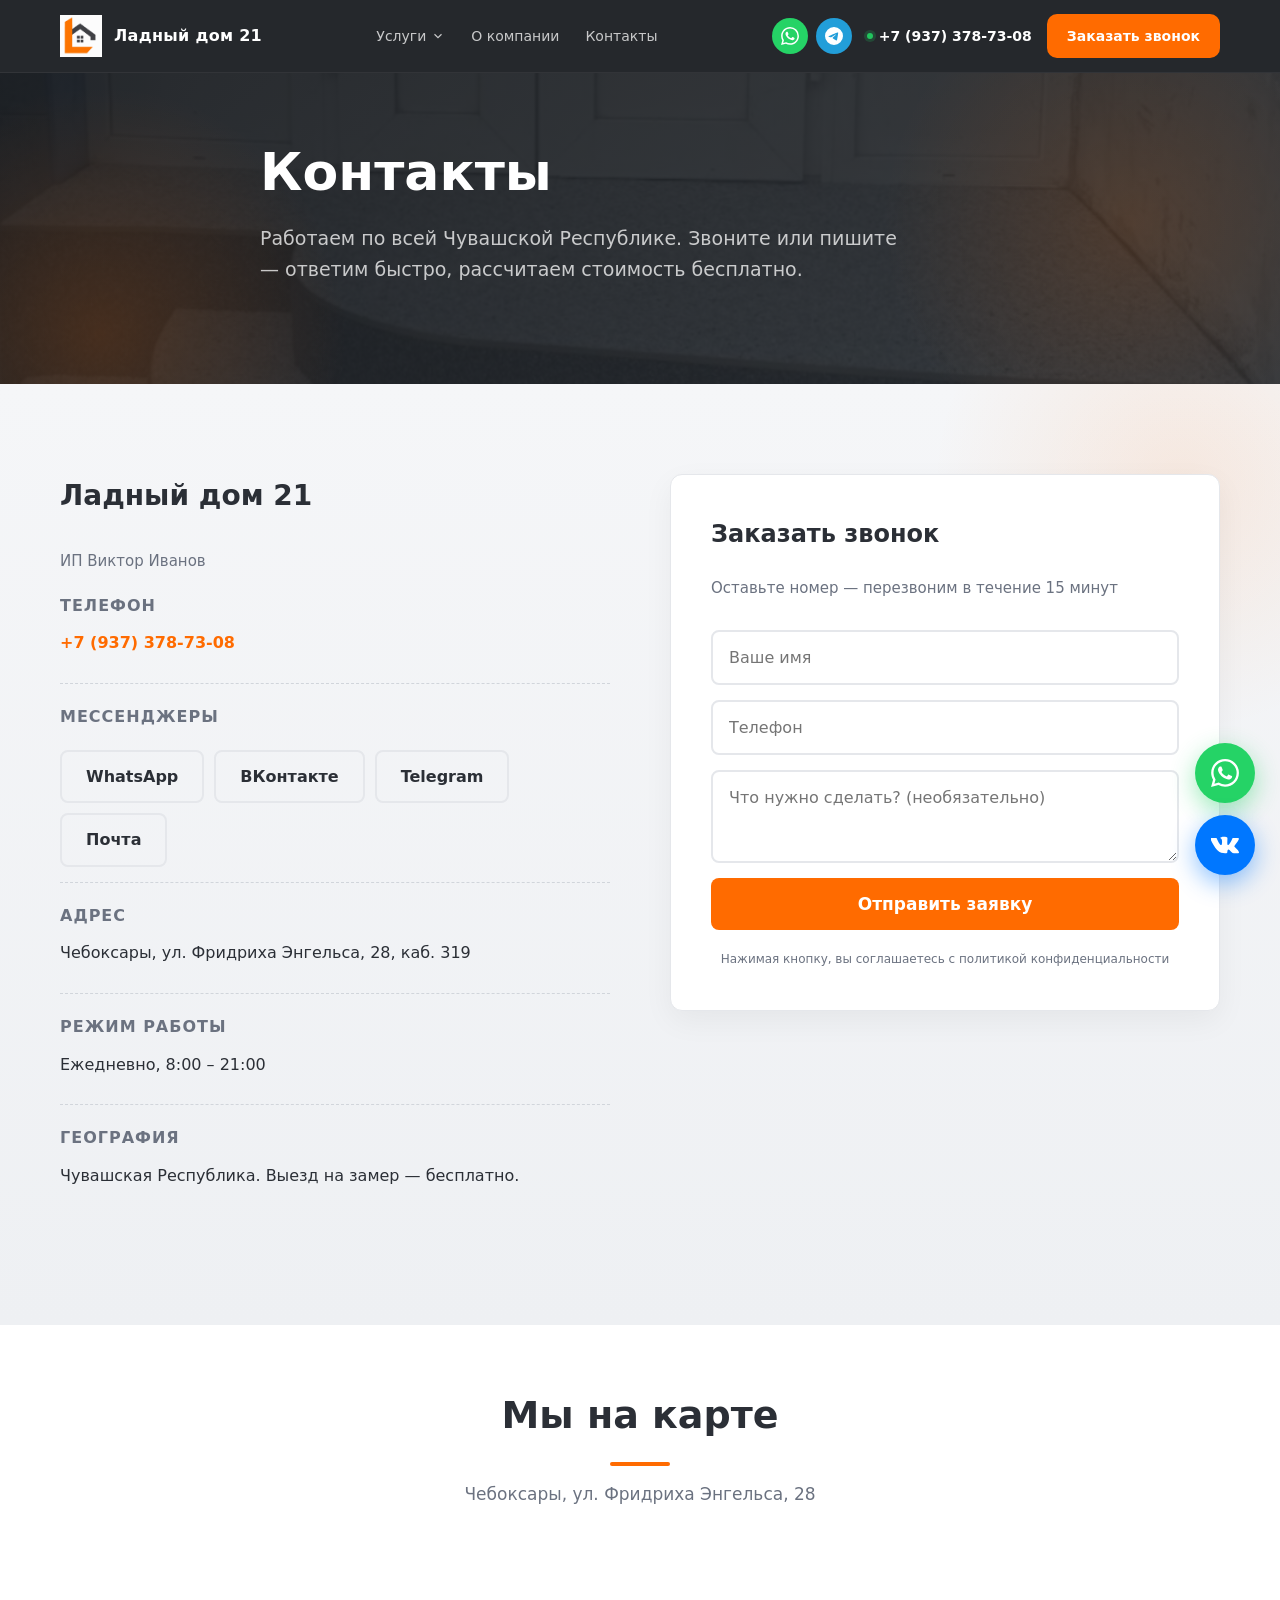
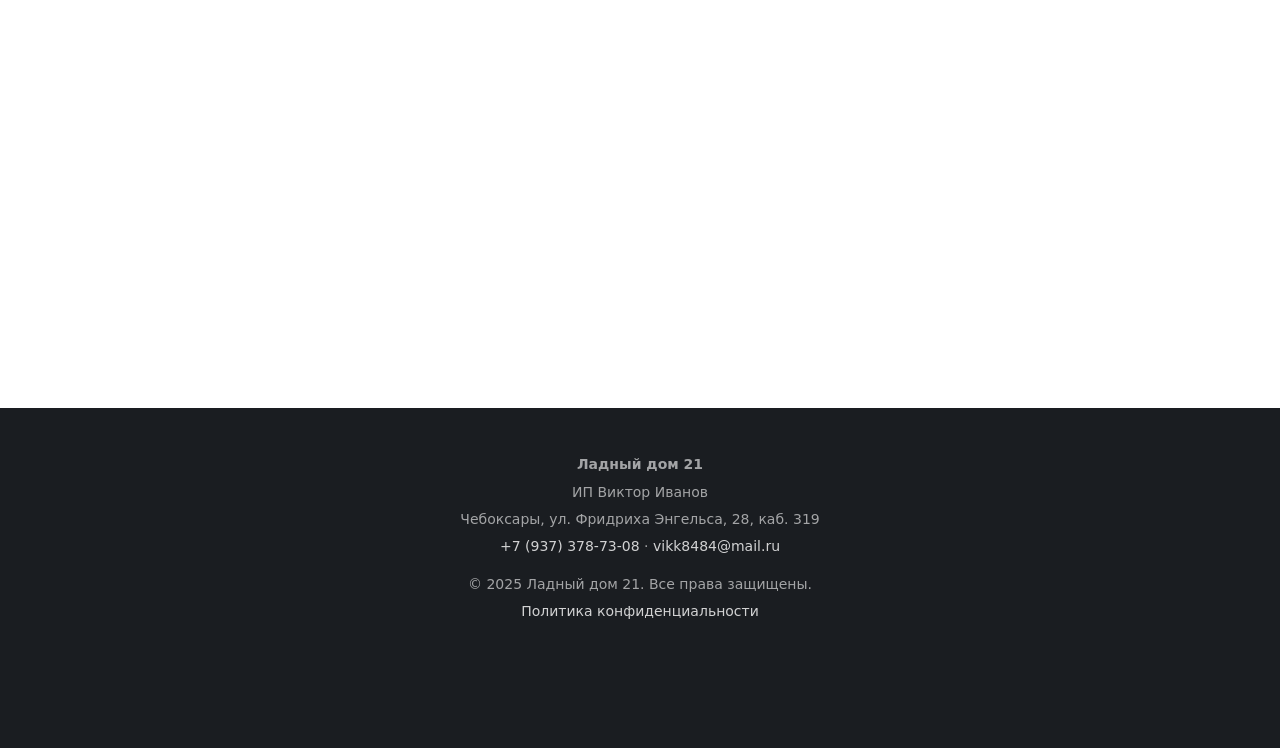
<file: contacts.html>
<!DOCTYPE html>
<html lang="ru">
<head>
<meta charset="UTF-8">
<meta name="viewport" content="width=device-width, initial-scale=1.0">
<title>Контакты — Ладный дом 21</title>
<link rel="icon" type="image/png" href="img/logo.png">
<link rel="stylesheet" href="css/style.css">
</head>
<body>

<header class="header">
<div class="container header__inner">
<a href="index.html" class="logo">
<img src="img/logo.png" alt="Ладный дом 21" class="logo__img">
<span class="logo__text">Ладный дом 21</span>
</a>
<nav class="nav">
<div class="nav__dropdown">
<a href="#" class="nav__link nav__link--dropdown">Услуги <svg viewBox="0 0 24 24" fill="none" stroke="currentColor" stroke-width="2" width="14" height="14"><polyline points="6 9 12 15 18 9"/></svg></a>
<div class="nav__submenu">
<a href="kamen.html" class="nav__submenu-link">Каменный ковёр</a>
<a href="beton.html" class="nav__submenu-link">Бетонные работы</a>
<a href="teplo.html" class="nav__submenu-link">Тепловизор</a>
<a href="uteplenie.html" class="nav__submenu-link">Утепление</a>
<a href="otdelka.html" class="nav__submenu-link">Отделка и благоустройство</a>
<a href="polimery.html" class="nav__submenu-link">Полимерные полы</a>
<a href="krovlya.html" class="nav__submenu-link">Кровля</a>
</div>
</div>
<a href="about.html" class="nav__link">О компании</a>
<a href="contacts.html" class="nav__link">Контакты</a>
</nav>
<div class="header__contacts">
<div class="header__socials">
<a href="https://wa.me/79373787308" target="_blank" class="header__social header__social--wa"><svg viewBox="0 0 24 24" fill="currentColor" width="18" height="18"><path d="M17.472 14.382c-.297-.149-1.758-.867-2.03-.967-.273-.099-.471-.148-.67.15-.197.297-.767.966-.94 1.164-.173.199-.347.223-.644.075-.297-.15-1.255-.463-2.39-1.475-.883-.788-1.48-1.761-1.653-2.059-.173-.297-.018-.458.13-.606.134-.133.298-.347.446-.52.149-.174.198-.298.298-.497.099-.198.05-.371-.025-.52-.075-.149-.669-1.612-.916-2.207-.242-.579-.487-.5-.669-.51-.173-.008-.371-.01-.57-.01-.198 0-.52.074-.792.372-.272.297-1.04 1.016-1.04 2.479 0 1.462 1.065 2.875 1.213 3.074.149.198 2.096 3.2 5.077 4.487.709.306 1.262.489 1.694.625.712.227 1.36.195 1.871.118.571-.085 1.758-.719 2.006-1.413.248-.694.248-1.289.173-1.413-.074-.124-.272-.198-.57-.347m-5.421 7.403h-.004a9.87 9.87 0 01-5.031-1.378l-.361-.214-3.741.982.998-3.648-.235-.374a9.86 9.86 0 01-1.51-5.26c.001-5.45 4.436-9.884 9.888-9.884 2.64 0 5.122 1.03 6.988 2.898a9.825 9.825 0 012.893 6.994c-.003 5.45-4.437 9.884-9.885 9.884m8.413-18.297A11.815 11.815 0 0012.05 0C5.495 0 .16 5.335.157 11.892c0 2.096.547 4.142 1.588 5.945L.057 24l6.305-1.654a11.882 11.882 0 005.683 1.448h.005c6.554 0 11.89-5.335 11.893-11.893a11.821 11.821 0 00-3.48-8.413Z"/></svg></a>
<a href="https://t.me/Viktor_Uta" target="_blank" class="header__social header__social--tg"><svg viewBox="0 0 24 24" fill="currentColor" width="18" height="18"><path d="M11.944 0A12 12 0 0 0 0 12a12 12 0 0 0 12 12 12 12 0 0 0 12-12A12 12 0 0 0 12 0a12 12 0 0 0-.056 0zm4.962 7.224c.1-.002.321.023.465.14a.506.506 0 0 1 .171.325c.016.093.036.306.02.472-.18 1.898-.962 6.502-1.36 8.627-.168.9-.499 1.201-.82 1.23-.696.065-1.225-.46-1.9-.902-1.056-.693-1.653-1.124-2.678-1.8-1.185-.78-.417-1.21.258-1.91.177-.184 3.247-2.977 3.307-3.23.007-.032.014-.15-.056-.212s-.174-.041-.249-.024c-.106.024-1.793 1.14-5.061 3.345-.48.33-.913.49-1.302.48-.428-.008-1.252-.241-1.865-.44-.752-.245-1.349-.374-1.297-.789.027-.216.325-.437.893-.663 3.498-1.524 5.83-2.529 6.998-3.014 3.332-1.386 4.025-1.627 4.476-1.635z"/></svg></a>
</div>
<a href="tel:+79373787308" class="header__phone">+7 (937) 378-73-08</a>
<a href="#callback" class="btn btn--primary">Заказать звонок</a>
</div>
<button class="burger" aria-label="Меню"><span></span><span></span><span></span></button>
</div>
</header>

<section class="hero hero--service">
<div class="container hero__inner">
<h1 class="hero__title">Контакты</h1>
<p class="hero__subtitle">Работаем по всей Чувашской Республике. Звоните или пишите — ответим быстро, рассчитаем стоимость бесплатно.</p>
</div>
</section>

<section class="contacts" id="contacts">
<div class="container">
<div class="contacts__inner">

<!-- ЛЕВАЯ КОЛОНКА -->
<div class="contacts__info">
<h2 class="contacts__title">Ладный дом 21</h2>
<p style="margin-bottom: 20px; color: var(--color-text-muted); font-size: 15px;">ИП Виктор Иванов</p>

<div class="contacts__block">
<p class="contacts__label">Телефон</p>
<p><a href="tel:+79373787308">+7 (937) 378-73-08</a></p>
</div>

<div class="contacts__block">
<p class="contacts__label">Мессенджеры</p>
<div class="contacts__social">
<a href="https://wa.me/79373787308" target="_blank" class="btn btn--ghost">WhatsApp</a>
<a href="https://vk.ru/viktoriv" target="_blank" class="btn btn--ghost">ВКонтакте</a>
<a href="https://t.me/Viktor_Uta" target="_blank" class="btn btn--ghost">Telegram</a>
<a href="mailto:vikk8484@mail.ru" class="btn btn--ghost">Почта</a>
</div>
</div>

<div class="contacts__block">
<p class="contacts__label">Адрес</p>
<p>Чебоксары, ул. Фридриха Энгельса, 28, каб. 319</p>
</div>

<div class="contacts__block">
<p class="contacts__label">Режим работы</p>
<p>Ежедневно, 8:00 – 21:00</p>
</div>

<div class="contacts__block">
<p class="contacts__label">География</p>
<p>Чувашская Республика. Выезд на замер — бесплатно.</p>
</div>
</div>

<!-- ПРАВАЯ КОЛОНКА (ФОРМА) -->
 <form class="contacts__form" id="callback" action="https://formsubmit.co/vikk8484@mail.ru" method="POST">
                    
                    <input type="hidden" name="_subject" value="Новая заявка с сайта Ладный дом 21!">
                    <input type="hidden" name="_captcha" value="false">
                    <input type="hidden" name="_template" value="table">
                    <input type="text" name="_honey" style="display:none">

                    <h2 class="contacts__form-title">Заказать звонок</h2>
                    <p class="contacts__form-subtitle">Оставьте номер — перезвоним в течение 15 минут</p>

                    <input type="text" name="name" placeholder="Ваше имя" required>
                    <input type="tel" name="phone" placeholder="Телефон" required>
                    <textarea name="message" placeholder="Что нужно сделать? (необязательно)" rows="3"></textarea>
                    <input type="hidden" name="page" value="contacts">

                    <button type="submit" class="btn btn--primary btn--big">Отправить заявку</button>
                    <p class="contacts__form-note">Нажимая кнопку, вы соглашаетесь с политикой конфиденциальности</p>
                </form>

</div>
</div>
</section>

<section class="map-section">
<div class="container">
<h2 class="section-title">Мы на карте</h2>
<p class="section-subtitle">Чебоксары, ул. Фридриха Энгельса, 28</p>
</div>
<div class="map">
<iframe src="https://yandex.ru/map-widget/v1/?text=Чебоксары,%20улица%20Фридриха%20Энгельса,%2028&z=15" width="100%" height="450" frameborder="0" allowfullscreen loading="lazy"></iframe>
</div>
</section>

<footer class="footer">
<div class="container">
<p><strong>Ладный дом 21</strong></p>
<p>ИП Виктор Иванов</p>
<p>Чебоксары, ул. Фридриха Энгельса, 28, каб. 319</p>
<p><a href="tel:+79373787308">+7 (937) 378-73-08</a> · <a href="mailto:vikk8484@mail.ru">vikk8484@mail.ru</a></p>
<p style="margin-top: 15px;">© 2025 Ладный дом 21. Все права защищены.</p>
<p><a href="privacy.html">Политика конфиденциальности</a></p>
</div>
</footer>

<div class="float-buttons">
<a href="https://wa.me/79373787308" target="_blank" class="float-btn float-btn--whatsapp"><svg viewBox="0 0 24 24" fill="currentColor" width="28" height="28"><path d="M17.472 14.382c-.297-.149-1.758-.867-2.03-.967-.273-.099-.471-.148-.67.15-.197.297-.767.966-.94 1.164-.173.199-.347.223-.644.075-.297-.15-1.255-.463-2.39-1.475-.883-.788-1.48-1.761-1.653-2.059-.173-.297-.018-.458.13-.606.134-.133.298-.347.446-.52.149-.174.198-.298.298-.497.099-.198.05-.371-.025-.52-.075-.149-.669-1.612-.916-2.207-.242-.579-.487-.5-.669-.51-.173-.008-.371-.01-.57-.01-.198 0-.52.074-.792.372-.272.297-1.04 1.016-1.04 2.479 0 1.462 1.065 2.875 1.213 3.074.149.198 2.096 3.2 5.077 4.487.709.306 1.262.489 1.694.625.712.227 1.36.195 1.871.118.571-.085 1.758-.719 2.006-1.413.248-.694.248-1.289.173-1.413-.074-.124-.272-.198-.57-.347m-5.421 7.403h-.004a9.87 9.87 0 01-5.031-1.378l-.361-.214-3.741.982.998-3.648-.235-.374a9.86 9.86 0 01-1.51-5.26c.001-5.45 4.436-9.884 9.888-9.884 2.64 0 5.122 1.03 6.988 2.898a9.825 9.825 0 012.893 6.994c-.003 5.45-4.437 9.884-9.885 9.884m8.413-18.297A11.815 11.815 0 0012.05 0C5.495 0 .16 5.335.157 11.892c0 2.096.547 4.142 1.588 5.945L.057 24l6.305-1.654a11.882 11.882 0 005.683 1.448h.005c6.554 0 11.89-5.335 11.893-11.893a11.821 11.821 0 00-3.48-8.413Z"/></svg></a>
<a href="https://vk.ru/viktoriv" target="_blank" class="float-btn float-btn--vk"><svg viewBox="0 0 24 24" fill="currentColor" width="28" height="28"><path d="M13.162 18.994c.609 0 .858-.406.851-.915-.031-1.917.714-2.949 2.059-1.604 1.488 1.488 1.796 2.519 3.603 2.519h3.2c.808 0 1.126-.26 1.126-.668 0-.863-1.421-2.386-2.625-3.504-1.686-1.565-1.765-1.602-.313-3.486 1.801-2.339 4.157-5.336 2.073-5.336h-3.981c-.772 0-.828.435-1.103 1.083-.995 2.347-2.886 5.387-3.604 4.922-.751-.485-.407-2.406-.35-5.261.015-.754.011-1.271-1.141-1.539-.629-.145-1.241-.205-1.809-.205-2.273 0-3.841.953-2.95 1.119 1.571.293 1.42 3.692 1.054 5.16-.638 2.556-3.036-2.024-4.035-4.305-.241-.548-.315-.974-1.175-.974H.258c-.492 0-.787.16-.787.516 0 .602 2.96 6.72 5.786 9.77 2.756 2.975 5.48 2.708 7.905 2.708z"/></svg></a>
</div>

<script src="js/script.js"></script>
</body>
</html>
</file>
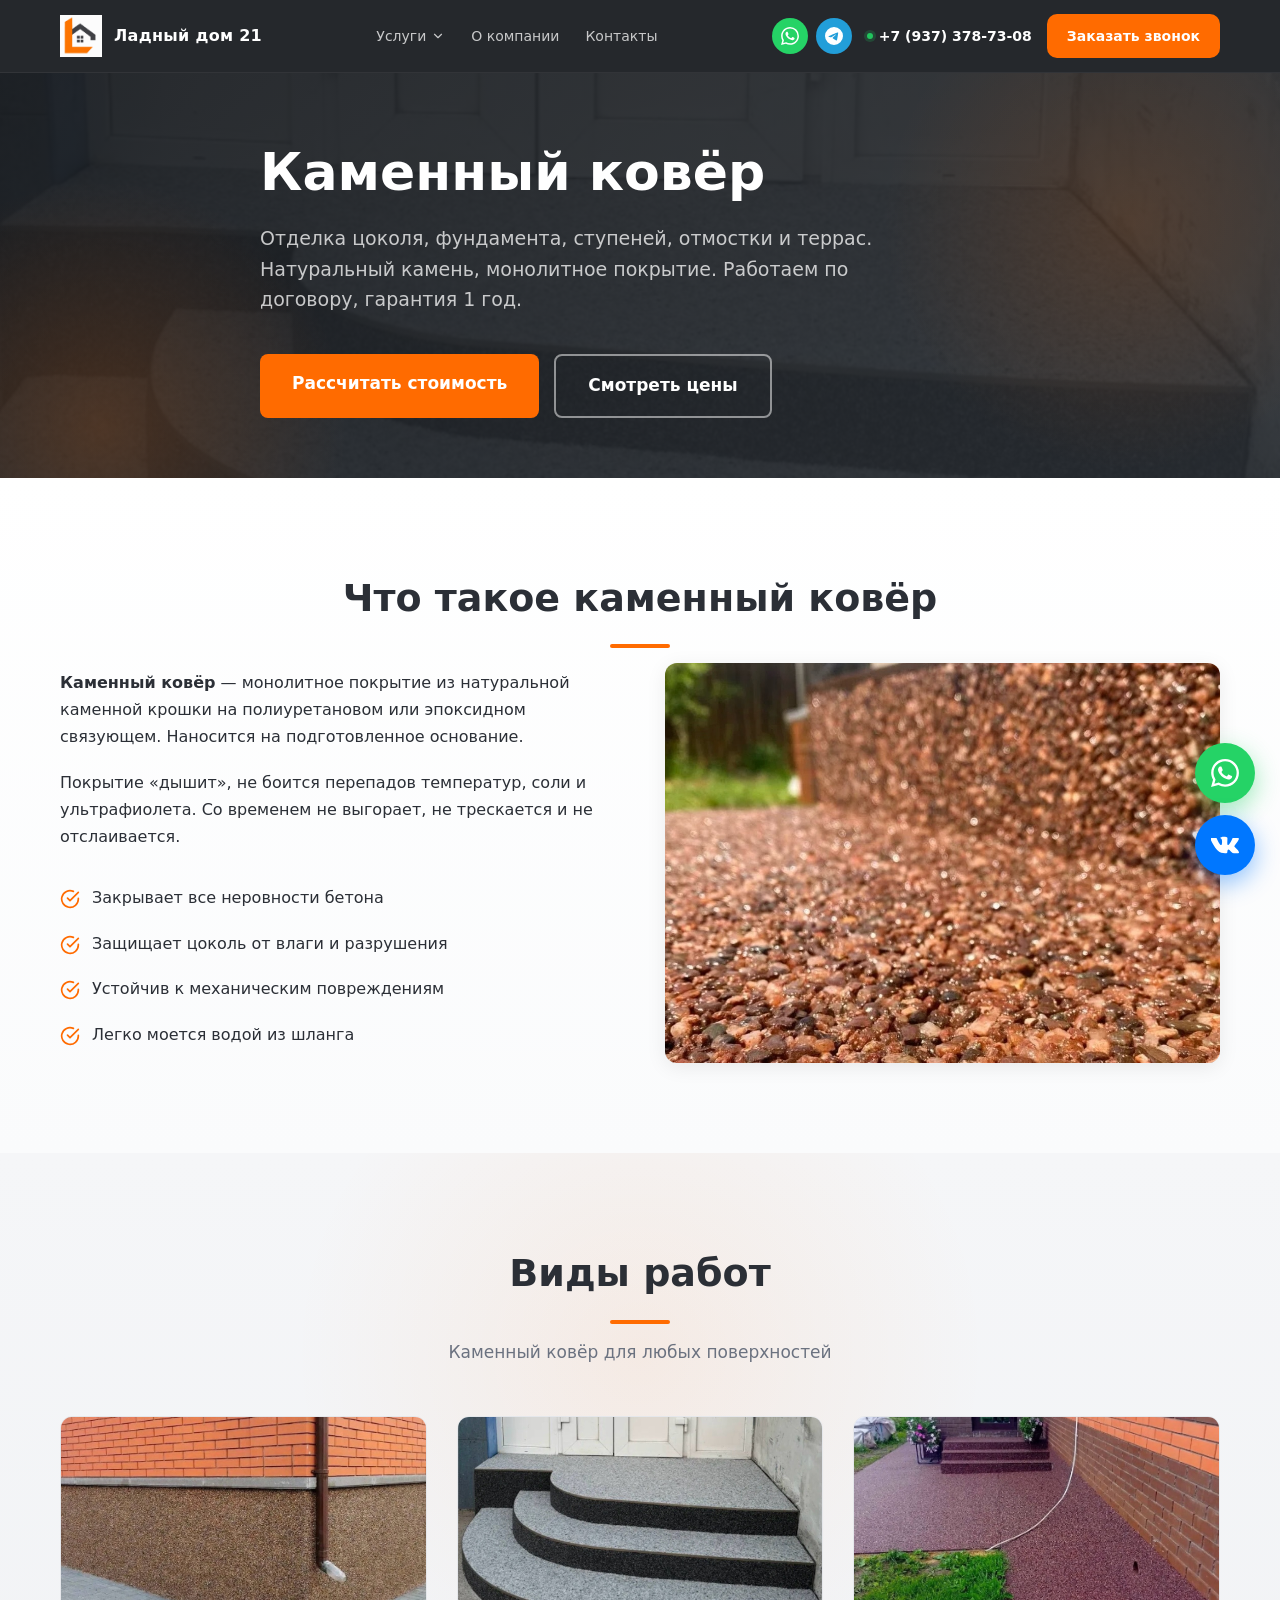
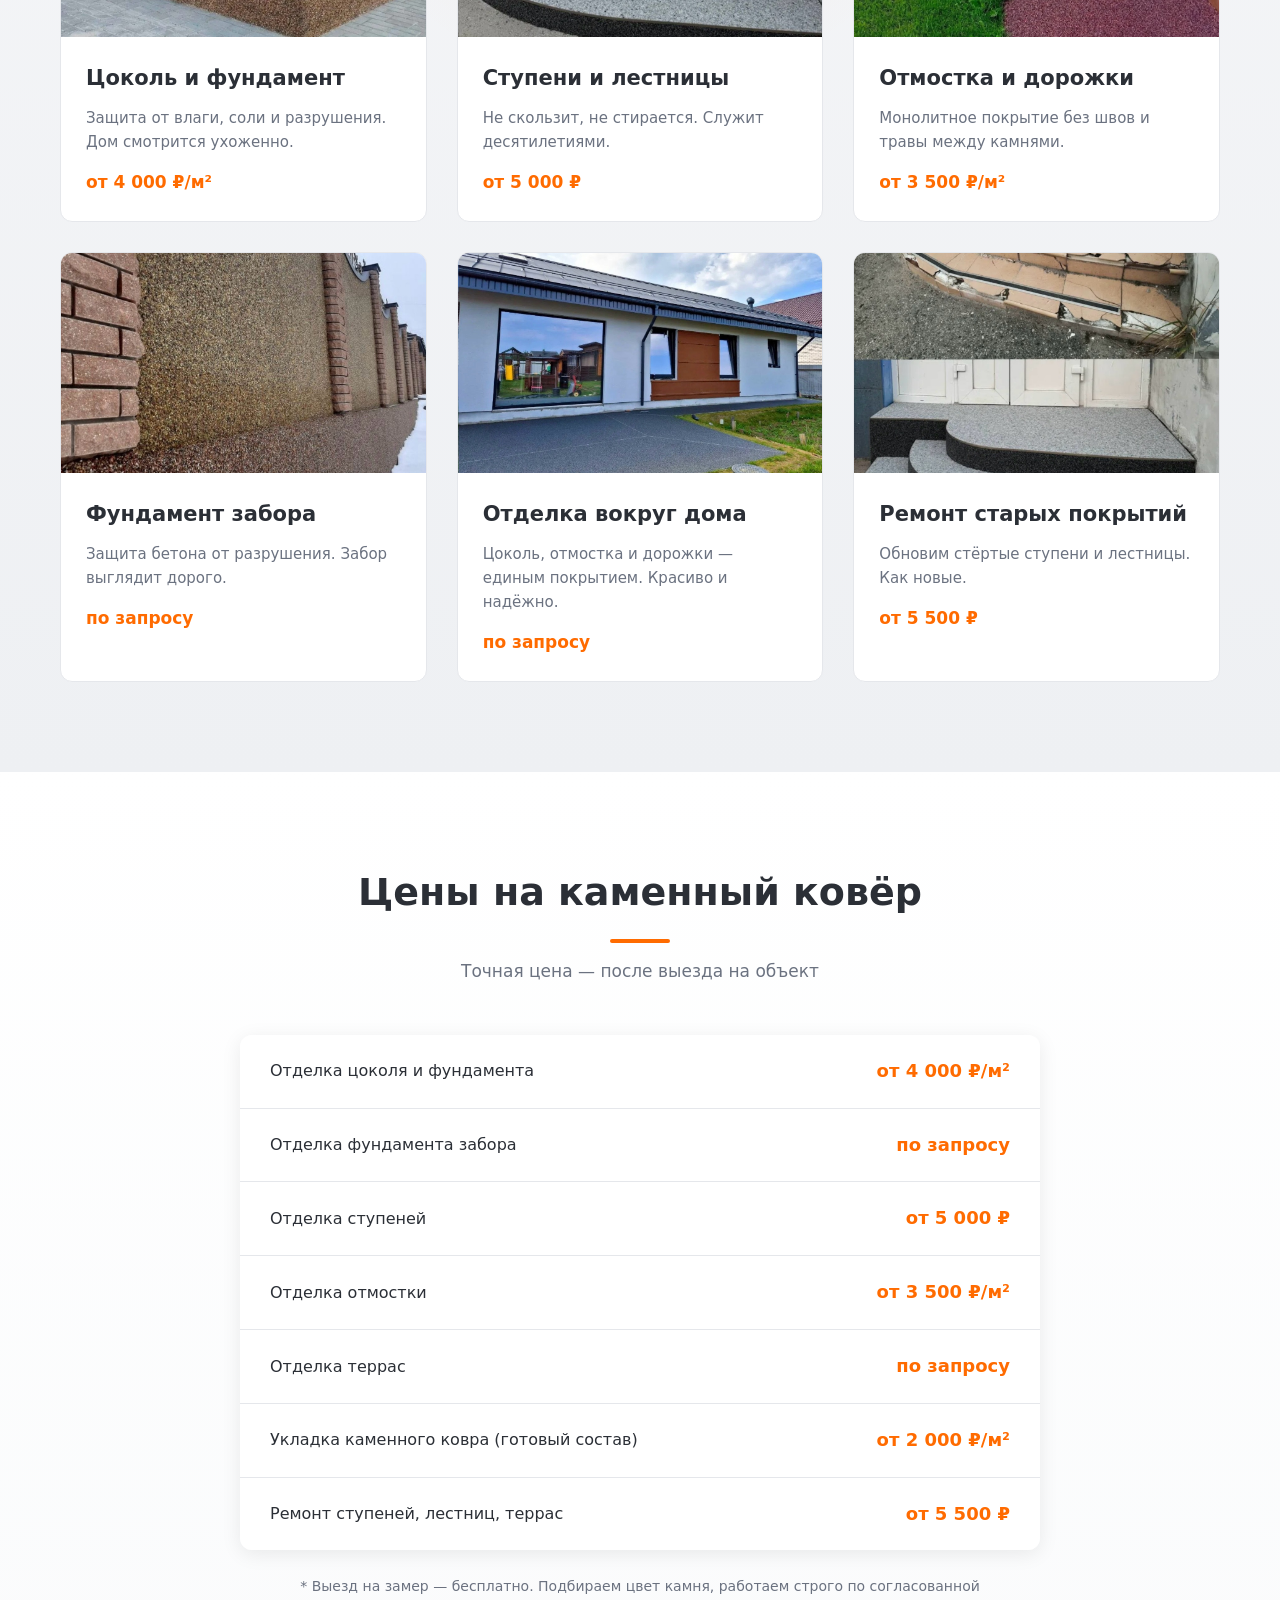
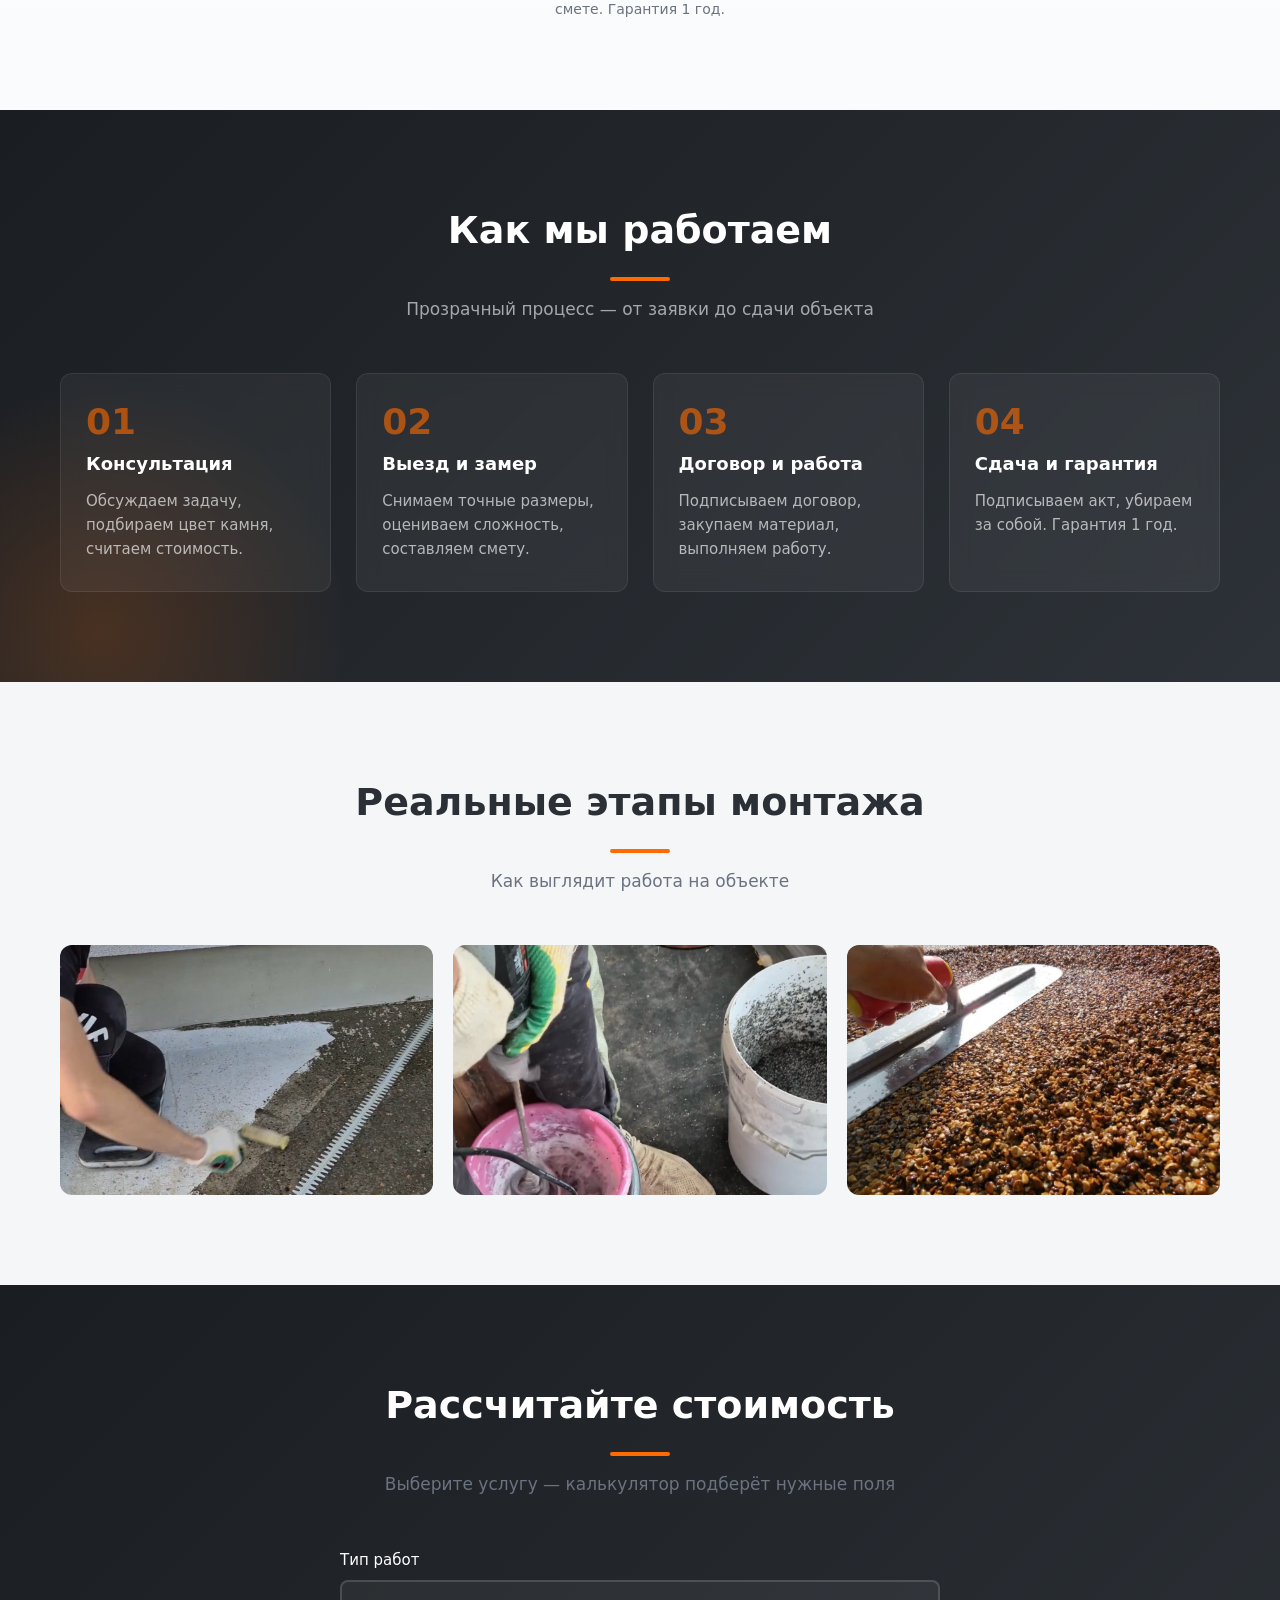
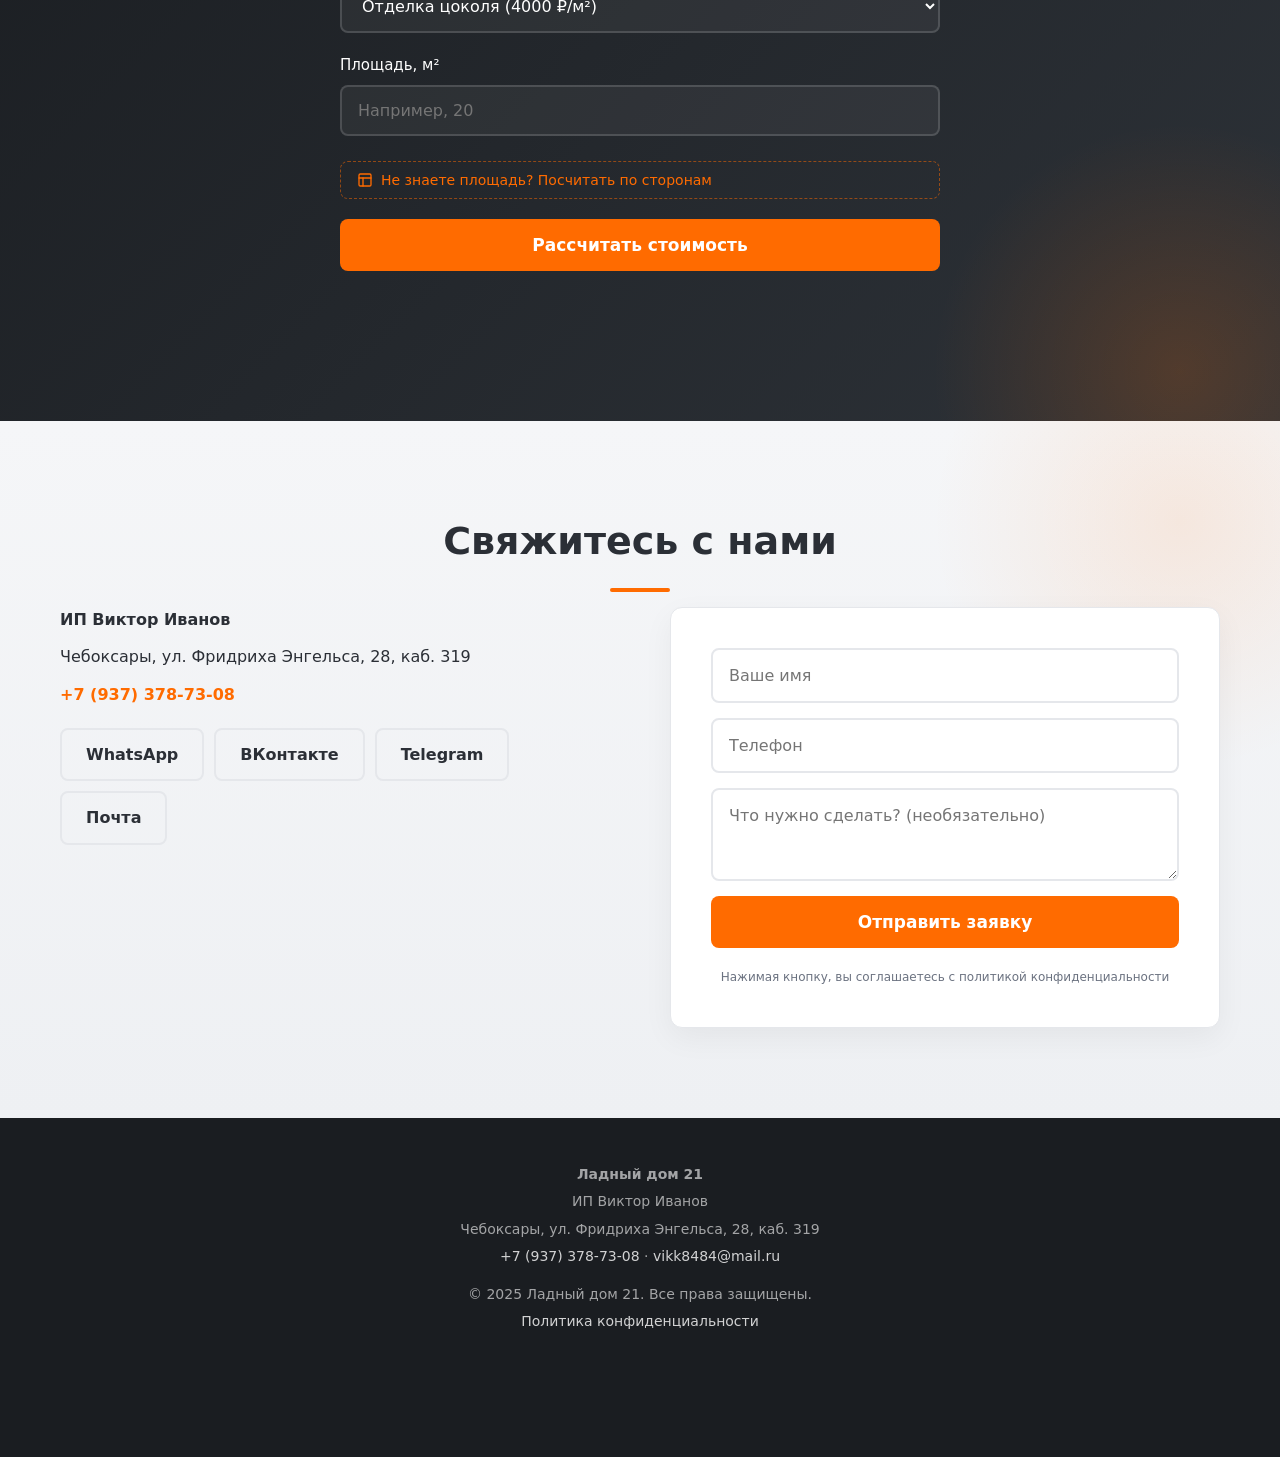
<file: kamen.html>
<!DOCTYPE html>
<html lang="ru">
<head>
<meta charset="UTF-8">
<meta name="viewport" content="width=device-width, initial-scale=1.0">
<title>Каменный ковёр — Ладный дом 21</title>
<meta name="description" content="Каменный ковёр в Чебоксарах и Чувашии. Отделка цоколя, фундамента, ступеней, отмостки, террас. Натуральный камень, гарантия 1 год. Работаем по договору, выезд на замер бесплатно.">
<link rel="icon" type="image/png" href="img/logo.png">
<link rel="apple-touch-icon" href="favicon.svg">
<link rel="stylesheet" href="css/style.css">
</head>
<body>

<!-- ============ ШАПКА ============ -->
<header class="header">
<div class="container header__inner">
<a href="index.html" class="logo">
    <img src="img/logo.png" alt="Ладный дом 21" class="logo__img">
    <span class="logo__text">Ладный дом 21</span>
</a>
<nav class="nav">
    <div class="nav__dropdown">
        <a href="#" class="nav__link nav__link--dropdown">
            Услуги
            <svg viewBox="0 0 24 24" fill="none" stroke="currentColor" stroke-width="2" stroke-linecap="round" stroke-linejoin="round" width="14" height="14">
                <polyline points="6 9 12 15 18 9"/>
            </svg>
        </a>
        <div class="nav__submenu">
            <a href="kamen.html" class="nav__submenu-link">Каменный ковёр</a>
            <a href="beton.html" class="nav__submenu-link">Бетонные работы</a>
            <a href="teplo.html" class="nav__submenu-link">Тепловизор</a>
            <a href="uteplenie.html" class="nav__submenu-link">Утепление</a>
            <a href="otdelka.html" class="nav__submenu-link">Отделка и благоустройство</a>
            <a href="polimery.html" class="nav__submenu-link">Полимерные полы</a>
            <a href="krovlya.html" class="nav__submenu-link">Кровля</a>
        </div>
    </div>
    <a href="about.html" class="nav__link">О компании</a>
    <a href="contacts.html" class="nav__link">Контакты</a>
</nav>
<div class="header__contacts">
                <div class="header__socials">
                    <a href="https://wa.me/79373787308" target="_blank" class="header__social header__social--wa" aria-label="WhatsApp">
                        <svg viewBox="0 0 24 24" fill="currentColor" width="18" height="18">
                            <path d="M17.472 14.382c-.297-.149-1.758-.867-2.03-.967-.273-.099-.471-.148-.67.15-.197.297-.767.966-.94 1.164-.173.199-.347.223-.644.075-.297-.15-1.255-.463-2.39-1.475-.883-.788-1.48-1.761-1.653-2.059-.173-.297-.018-.458.13-.606.134-.133.298-.347.446-.52.149-.174.198-.298.298-.497.099-.198.05-.371-.025-.52-.075-.149-.669-1.612-.916-2.207-.242-.579-.487-.5-.669-.51-.173-.008-.371-.01-.57-.01-.198 0-.52.074-.792.372-.272.297-1.04 1.016-1.04 2.479 0 1.462 1.065 2.875 1.213 3.074.149.198 2.096 3.2 5.077 4.487.709.306 1.262.489 1.694.625.712.227 1.36.195 1.871.118.571-.085 1.758-.719 2.006-1.413.248-.694.248-1.289.173-1.413-.074-.124-.272-.198-.57-.347m-5.421 7.403h-.004a9.87 9.87 0 01-5.031-1.378l-.361-.214-3.741.982.998-3.648-.235-.374a9.86 9.86 0 01-1.51-5.26c.001-5.45 4.436-9.884 9.888-9.884 2.64 0 5.122 1.03 6.988 2.898a9.825 9.825 0 012.893 6.994c-.003 5.45-4.437 9.884-9.885 9.884m8.413-18.297A11.815 11.815 0 0012.05 0C5.495 0 .16 5.335.157 11.892c0 2.096.547 4.142 1.588 5.945L.057 24l6.305-1.654a11.882 11.882 0 005.683 1.448h.005c6.554 0 11.89-5.335 11.893-11.893a11.821 11.821 0 00-3.48-8.413Z"/>
                        </svg>
                    </a>
                    <a href="https://t.me/Viktor_Uta" target="_blank" class="header__social header__social--tg" aria-label="Telegram">
                        <svg viewBox="0 0 24 24" fill="currentColor" width="18" height="18">
                            <path d="M11.944 0A12 12 0 0 0 0 12a12 12 0 0 0 12 12 12 12 0 0 0 12-12A12 12 0 0 0 12 0a12 12 0 0 0-.056 0zm4.962 7.224c.1-.002.321.023.465.14a.506.506 0 0 1 .171.325c.016.093.036.306.02.472-.18 1.898-.962 6.502-1.36 8.627-.168.9-.499 1.201-.82 1.23-.696.065-1.225-.46-1.9-.902-1.056-.693-1.653-1.124-2.678-1.8-1.185-.78-.417-1.21.258-1.91.177-.184 3.247-2.977 3.307-3.23.007-.032.014-.15-.056-.212s-.174-.041-.249-.024c-.106.024-1.793 1.14-5.061 3.345-.48.33-.913.49-1.302.48-.428-.008-1.252-.241-1.865-.44-.752-.245-1.349-.374-1.297-.789.027-.216.325-.437.893-.663 3.498-1.524 5.83-2.529 6.998-3.014 3.332-1.386 4.025-1.627 4.476-1.635z"/>
                        </svg>
                    </a>
                </div>
                <a href="tel:+79373787308" class="header__phone">+7 (937) 378-73-08</a>
                <a href="#contacts" class="btn btn--primary">Заказать звонок</a>
            </div>
<button class="burger" aria-label="Меню">
<span></span><span></span><span></span>
</button>
</div>
</header>

<!-- ============ HERO ============ -->
<section class="hero hero--service">
<div class="container hero__inner">
<h1 class="hero__title">
Каменный ковёр
</h1>
<p class="hero__subtitle">
Отделка цоколя, фундамента, ступеней, отмостки и террас.
Натуральный камень, монолитное покрытие. Работаем по договору,
гарантия 1 год.
</p>
<div class="hero__buttons">
<a href="#calculator" class="btn btn--primary btn--big">Рассчитать стоимость</a>
<a href="#price" class="btn btn--ghost btn--big">Смотреть цены</a>
</div>
</div>
</section>

<!-- ============ ЧТО ЭТО ============ -->
<section class="about-service">
<div class="container">
<h2 class="section-title">Что такое каменный ковёр</h2>
<div class="about-service__grid">
<div class="about-service__text">
<p>
<strong>Каменный ковёр</strong> — монолитное покрытие из натуральной
каменной крошки на полиуретановом или эпоксидном связующем.
Наносится на подготовленное основание.
</p>
<p>
Покрытие «дышит», не боится перепадов температур, соли
и ультрафиолета. Со временем не выгорает, не трескается
и не отслаивается.
</p>
<ul class="about-service__list">
<li>
<svg viewBox="0 0 24 24" fill="none" stroke="currentColor" stroke-width="2" stroke-linecap="round" stroke-linejoin="round">
<path d="M22 11.08V12a10 10 0 1 1-5.93-9.14"/>
<polyline points="22 4 12 14.01 9 11.01"/>
</svg>
Закрывает все неровности бетона
</li>
<li>
<svg viewBox="0 0 24 24" fill="none" stroke="currentColor" stroke-width="2" stroke-linecap="round" stroke-linejoin="round">
<path d="M22 11.08V12a10 10 0 1 1-5.93-9.14"/>
<polyline points="22 4 12 14.01 9 11.01"/>
</svg>
Защищает цоколь от влаги и разрушения
</li>
<li>
<svg viewBox="0 0 24 24" fill="none" stroke="currentColor" stroke-width="2" stroke-linecap="round" stroke-linejoin="round">
<path d="M22 11.08V12a10 10 0 1 1-5.93-9.14"/>
<polyline points="22 4 12 14.01 9 11.01"/>
</svg>
Устойчив к механическим повреждениям
</li>
<li>
<svg viewBox="0 0 24 24" fill="none" stroke="currentColor" stroke-width="2" stroke-linecap="round" stroke-linejoin="round">
<path d="M22 11.08V12a10 10 0 1 1-5.93-9.14"/>
<polyline points="22 4 12 14.01 9 11.01"/>
</svg>
Легко моется водой из шланга
</li>
</ul>
</div>
<div class="about-service__img" style="background-image: url('img/kamen/kamen-macro.jpg');"></div>
</div>
</div>
</section>

<!-- ============ ВИДЫ РАБОТ ============ -->
<section class="services services--gray" id="services">
<div class="container">
<h2 class="section-title">Виды работ</h2>
<p class="section-subtitle">Каменный ковёр для любых поверхностей</p>
<div class="services__grid services__grid--3">

<div class="service-card">
<div class="service-card__img" style="background-image: url('img/kamen/kamen-cokol.jpg');"></div>
<div class="service-card__body">
<h3>Цоколь и фундамент</h3>
<p>Защита от влаги, соли и разрушения. Дом смотрится ухоженно.</p>
<span class="service-card__price">от 4 000 ₽/м²</span>
</div>
</div>

<div class="service-card">
<div class="service-card__img" style="background-image: url('img/kamen/kamen-stupeni.jpg');"></div>
<div class="service-card__body">
<h3>Ступени и лестницы</h3>
<p>Не скользит, не стирается. Служит десятилетиями.</p>
<span class="service-card__price">от 5 000 ₽</span>
</div>
</div>

<div class="service-card">
<div class="service-card__img" style="background-image: url('img/kamen/kamen-dorozhka.jpg');"></div>
<div class="service-card__body">
<h3>Отмостка и дорожки</h3>
<p>Монолитное покрытие без швов и травы между камнями.</p>
<span class="service-card__price">от 3 500 ₽/м²</span>
</div>
</div>

<div class="service-card">
<div class="service-card__img" style="background-image: url('img/kamen/kamen-zabor.jpg');"></div>
<div class="service-card__body">
<h3>Фундамент забора</h3>
<p>Защита бетона от разрушения. Забор выглядит дорого.</p>
<span class="service-card__price">по запросу</span>
</div>
</div>

<div class="service-card">
    <div class="service-card__img" style="background-image: url('img/kamen/kamen-house.jpg');"></div>
    <div class="service-card__body">
        <h3>Отделка вокруг дома</h3>
        <p>Цоколь, отмостка и дорожки — единым покрытием. Красиво и надёжно.</p>
        <span class="service-card__price">по запросу</span>
    </div>
</div>

<div class="service-card">
<div class="service-card__img" style="background-image: url('img/kamen/kamen-before-after.jpg');"></div>
<div class="service-card__body">
<h3>Ремонт старых покрытий</h3>
<p>Обновим стёртые ступени и лестницы. Как новые.</p>
<span class="service-card__price">от 5 500 ₽</span>
</div>
</div>

</div>
</div>
</section>

<!-- ============ ПРАЙС-ЛИСТ ============ -->
<section class="price" id="price">
<div class="container">
<h2 class="section-title">Цены на каменный ковёр</h2>
<p class="section-subtitle">Точная цена — после выезда на объект</p>
<div class="price__table">
<div class="price__row">
<span>Отделка цоколя и фундамента</span>
<span class="price__value">от 4 000 ₽/м²</span>
</div>
<div class="price__row">
<span>Отделка фундамента забора</span>
<span class="price__value">по запросу</span>
</div>
<div class="price__row">
<span>Отделка ступеней</span>
<span class="price__value">от 5 000 ₽</span>
</div>
<div class="price__row">
<span>Отделка отмостки</span>
<span class="price__value">от 3 500 ₽/м²</span>
</div>
<div class="price__row">
<span>Отделка террас</span>
<span class="price__value">по запросу</span>
</div>
<div class="price__row">
<span>Укладка каменного ковра (готовый состав)</span>
<span class="price__value">от 2 000 ₽/м²</span>
</div>
<div class="price__row">
<span>Ремонт ступеней, лестниц, террас</span>
<span class="price__value">от 5 500 ₽</span>
</div>
</div>
<p class="price__note">
* Выезд на замер — бесплатно. Подбираем цвет камня, работаем
строго по согласованной смете. Гарантия 1 год.
</p>
</div>
</section>

<!-- ============ ЭТАПЫ ============ -->
<section class="steps">
<div class="container">
<h2 class="section-title">Как мы работаем</h2>
<p class="section-subtitle">Прозрачный процесс — от заявки до сдачи объекта</p>
<div class="steps__grid">
<div class="step-card">
<span class="step-card__num">01</span>
<h3>Консультация</h3>
<p>Обсуждаем задачу, подбираем цвет камня, считаем стоимость.</p>
</div>
<div class="step-card">
<span class="step-card__num">02</span>
<h3>Выезд и замер</h3>
<p>Снимаем точные размеры, оцениваем сложность, составляем смету.</p>
</div>
<div class="step-card">
<span class="step-card__num">03</span>
<h3>Договор и работа</h3>
<p>Подписываем договор, закупаем материал, выполняем работу.</p>
</div>
<div class="step-card">
<span class="step-card__num">04</span>
<h3>Сдача и гарантия</h3>
<p>Подписываем акт, убираем за собой. Гарантия 1 год.</p>
</div>
</div>
</div>
</section>

<!-- ============ ФОТО ПРОЦЕССА ============ -->
<section class="portfolio" id="process">
<div class="container">
<h2 class="section-title">Реальные этапы монтажа</h2>
<p class="section-subtitle">Как выглядит работа на объекте</p>
<div class="portfolio__grid">
<div class="portfolio__item" style="background-image: url('img/process/process-primer.jpg');"></div>
<div class="portfolio__item" style="background-image: url('img/process/process-mix.jpg');"></div>
<div class="portfolio__item" style="background-image: url('img/process/process-trowel.jpg');"></div>
</div>
</div>
</section>

<!-- ============ КАЛЬКУЛЯТОР ============ -->
<section class="calculator" id="calculator">
<div class="container">
<h2 class="section-title">Рассчитайте стоимость</h2>
<p class="section-subtitle">Выберите услугу — калькулятор подберёт нужные поля</p>

<form class="calc-form" id="calcForm">

<label>
Тип работ
<select id="calcType">
<option value="kamen">Отделка цоколя (4000 ₽/м²)</option>
<option value="kamen-stupeni">Отделка ступеней (5000 ₽/м²)</option>
<option value="kamen-otmostka">Отделка отмостки (3500 ₽/м²)</option>
<option value="kamen-ukladka">Укладка каменного ковра (2000 ₽/м²)</option>
</select>
</label>

<div class="calc-block active" id="block-area">
<label>
Площадь, м²
<input type="number" id="calcArea" placeholder="Например, 20">
</label>

<button type="button" class="calc-area-btn" id="toggleAreaCalc">
    <svg viewBox="0 0 24 24" fill="none" stroke="currentColor" stroke-width="2" stroke-linecap="round" stroke-linejoin="round" width="16" height="16">
        <rect x="3" y="3" width="18" height="18" rx="2"/>
        <line x1="3" y1="9" x2="21" y2="9"/>
        <line x1="9" y1="21" x2="9" y2="9"/>
    </svg>
    Не знаете площадь? Посчитать по сторонам
</button>

<div class="area-calculator" id="areaCalculator">
<p class="area-calculator__title">Рассчитать площадь</p>
<div class="area-calculator__row">
<label>Сторона 1 (м)<input type="number" class="area-side" placeholder="10"></label>
<label>Сторона 2 (м)<input type="number" class="area-side" placeholder="8"></label>
</div>
<div class="area-calculator__row">
<label>Сторона 3 (м)<input type="number" class="area-side" placeholder="10"></label>
<label>Сторона 4 (м)<input type="number" class="area-side" placeholder="8"></label>
</div>
<label class="area-calculator__height">
Высота (м)
<input type="number" step="0.1" id="areaHeight" placeholder="Например, 0.5">
</label>
<button type="button" class="btn btn--primary" id="calcAreaBtn">Посчитать площадь</button>
<div class="area-calculator__result" id="areaResult"></div>
</div>
</div>

<div class="calc-block" id="block-steps">
<p class="calc-block__title">Параметры ступеней</p>
<div class="area-calculator__row">
<label>Количество ступеней<input type="number" id="stepsCount" placeholder="5"></label>
<label>Ширина ступени (м)<input type="number" step="0.1" id="stepsWidth" placeholder="1.2"></label>
</div>
<div class="area-calculator__row">
<label>Глубина проступи (см)<input type="number" id="stepsTread" placeholder="30"></label>
<label>Высота подступенка (см)<input type="number" id="stepsRiser" placeholder="15"></label>
</div>
<button type="button" class="btn btn--primary" id="calcStepsBtn">Посчитать площадь ступеней</button>
<div class="area-calculator__result" id="stepsResult"></div>
</div>

<div class="calc-block" id="block-linear">
<label>
Длина, п.м.
<input type="number" id="calcLinear" placeholder="Например, 20">
</label>
</div>

<div class="calc-block" id="block-teplo">
<label>
Нужен отчёт?
<select id="teploReport">
<option value="no">Без отчёта</option>
<option value="yes">С отчётом (PDF)</option>
</select>
</label>
</div>

<button type="submit" class="btn btn--primary btn--big">Рассчитать стоимость</button>
</form>

<div class="calc-result" id="calcResult"></div>
</div>
</section>

<!-- ============ КОНТАКТЫ ============ -->
<section class="contacts" id="contacts">
<div class="container">
<h2 class="section-title">Свяжитесь с нами</h2>
<div class="contacts__inner">
<div class="contacts__info">
                    <p><strong>ИП Виктор Иванов</strong></p>
                    <p>Чебоксары, ул. Фридриха Энгельса, 28, каб. 319</p>
                    <p><a href="tel:+79373787308">+7 (937) 378-73-08</a></p>
                    <div class="contacts__social">
                        <a href="https://wa.me/79373787308?text=Здравствуйте!%20Хочу%20узнать%20по%20услугам" target="_blank" class="btn btn--ghost">WhatsApp</a>
                        <a href="https://vk.ru/viktoriv" target="_blank" class="btn btn--ghost">ВКонтакте</a>
                        <a href="https://t.me/Viktor_Uta" target="_blank" class="btn btn--ghost">Telegram</a>
                        <a href="mailto:vikk8484@mail.ru" class="btn btn--ghost">Почта</a>
                    </div>
                </div>
<form class="contacts__form"
                      name="callback"
                      method="POST"
                      data-netlify="true"
                      netlify-honeypot="bot-field">
                    <!-- Скрытое поле: имя формы для Netlify -->
                    <input type="hidden" name="form-name" value="callback" />
                    <!-- Скрытое поле-ловушка для ботов (не заполнять!) -->
                    <p style="display:none;">
                        <label>Не заполняйте это поле: <input name="bot-field" /></label>
                    </p>

                    <input type="text" name="name" placeholder="Ваше имя" required>
                    <input type="tel" name="phone" placeholder="Телефон" required>
                    <textarea name="message" placeholder="Что нужно сделать? (необязательно)" rows="3"></textarea>

                    <button type="submit" class="btn btn--primary btn--big">Отправить заявку</button>
                    <p class="contacts__form-note">Нажимая кнопку, вы соглашаетесь с политикой конфиденциальности</p>
                </form>
</div>
</div>
</section>

<!-- ============ ПОДВАЛ ============ -->
<footer class="footer">
    <div class="container">
        <p><strong>Ладный дом 21</strong></p>
        <p>ИП Виктор Иванов</p>
        <p>Чебоксары, ул. Фридриха Энгельса, 28, каб. 319</p>
        <p><a href="tel:+79373787308">+7 (937) 378-73-08</a> · <a href="mailto:vikk8484@mail.ru">vikk8484@mail.ru</a></p>
        <p style="margin-top: 15px;">© 2025 Ладный дом 21. Все права защищены.</p>
        <p><a href="privacy.html">Политика конфиденциальности</a></p>
    </div>
</footer>

<script src="js/script.js"></script>
<!-- Плавающие кнопки мессенджеров -->
    <div class="float-buttons">

        <!-- WhatsApp -->
        <a href="https://wa.me/79373787308?text=Здравствуйте!%20Хочу%20узнать%20по%20услугам" target="_blank" class="float-btn float-btn--whatsapp" aria-label="Написать в WhatsApp">
            <svg viewBox="0 0 24 24" fill="currentColor" width="28" height="28">
                <path d="M17.472 14.382c-.297-.149-1.758-.867-2.03-.967-.273-.099-.471-.148-.67.15-.197.297-.767.966-.94 1.164-.173.199-.347.223-.644.075-.297-.15-1.255-.463-2.39-1.475-.883-.788-1.48-1.761-1.653-2.059-.173-.297-.018-.458.13-.606.134-.133.298-.347.446-.52.149-.174.198-.298.298-.497.099-.198.05-.371-.025-.52-.075-.149-.669-1.612-.916-2.207-.242-.579-.487-.5-.669-.51-.173-.008-.371-.01-.57-.01-.198 0-.52.074-.792.372-.272.297-1.04 1.016-1.04 2.479 0 1.462 1.065 2.875 1.213 3.074.149.198 2.096 3.2 5.077 4.487.709.306 1.262.489 1.694.625.712.227 1.36.195 1.871.118.571-.085 1.758-.719 2.006-1.413.248-.694.248-1.289.173-1.413-.074-.124-.272-.198-.57-.347m-5.421 7.403h-.004a9.87 9.87 0 01-5.031-1.378l-.361-.214-3.741.982.998-3.648-.235-.374a9.86 9.86 0 01-1.51-5.26c.001-5.45 4.436-9.884 9.888-9.884 2.64 0 5.122 1.03 6.988 2.898a9.825 9.825 0 012.893 6.994c-.003 5.45-4.437 9.884-9.885 9.884m8.413-18.297A11.815 11.815 0 0012.05 0C5.495 0 .16 5.335.157 11.892c0 2.096.547 4.142 1.588 5.945L.057 24l6.305-1.654a11.882 11.882 0 005.683 1.448h.005c6.554 0 11.89-5.335 11.893-11.893a11.821 11.821 0 00-3.48-8.413Z"/>
            </svg>
        </a>

        <!-- ВКонтакте -->
        <a href="https://vk.ru/viktoriv" target="_blank" class="float-btn float-btn--vk" aria-label="Написать в ВК">
            <svg viewBox="0 0 24 24" fill="currentColor" width="28" height="28">
                <path d="M13.162 18.994c.609 0 .858-.406.851-.915-.031-1.917.714-2.949 2.059-1.604 1.488 1.488 1.796 2.519 3.603 2.519h3.2c.808 0 1.126-.26 1.126-.668 0-.863-1.421-2.386-2.625-3.504-1.686-1.565-1.765-1.602-.313-3.486 1.801-2.339 4.157-5.336 2.073-5.336h-3.981c-.772 0-.828.435-1.103 1.083-.995 2.347-2.886 5.387-3.604 4.922-.751-.485-.407-2.406-.35-5.261.015-.754.011-1.271-1.141-1.539-.629-.145-1.241-.205-1.809-.205-2.273 0-3.841.953-2.95 1.119 1.571.293 1.42 3.692 1.054 5.16-.638 2.556-3.036-2.024-4.035-4.305-.241-.548-.315-.974-1.175-.974H.258c-.492 0-.787.16-.787.516 0 .602 2.96 6.72 5.786 9.77 2.756 2.975 5.48 2.708 7.905 2.708z"/>
            </svg>
        </a>

    </div>
</body>
</html>
</file>
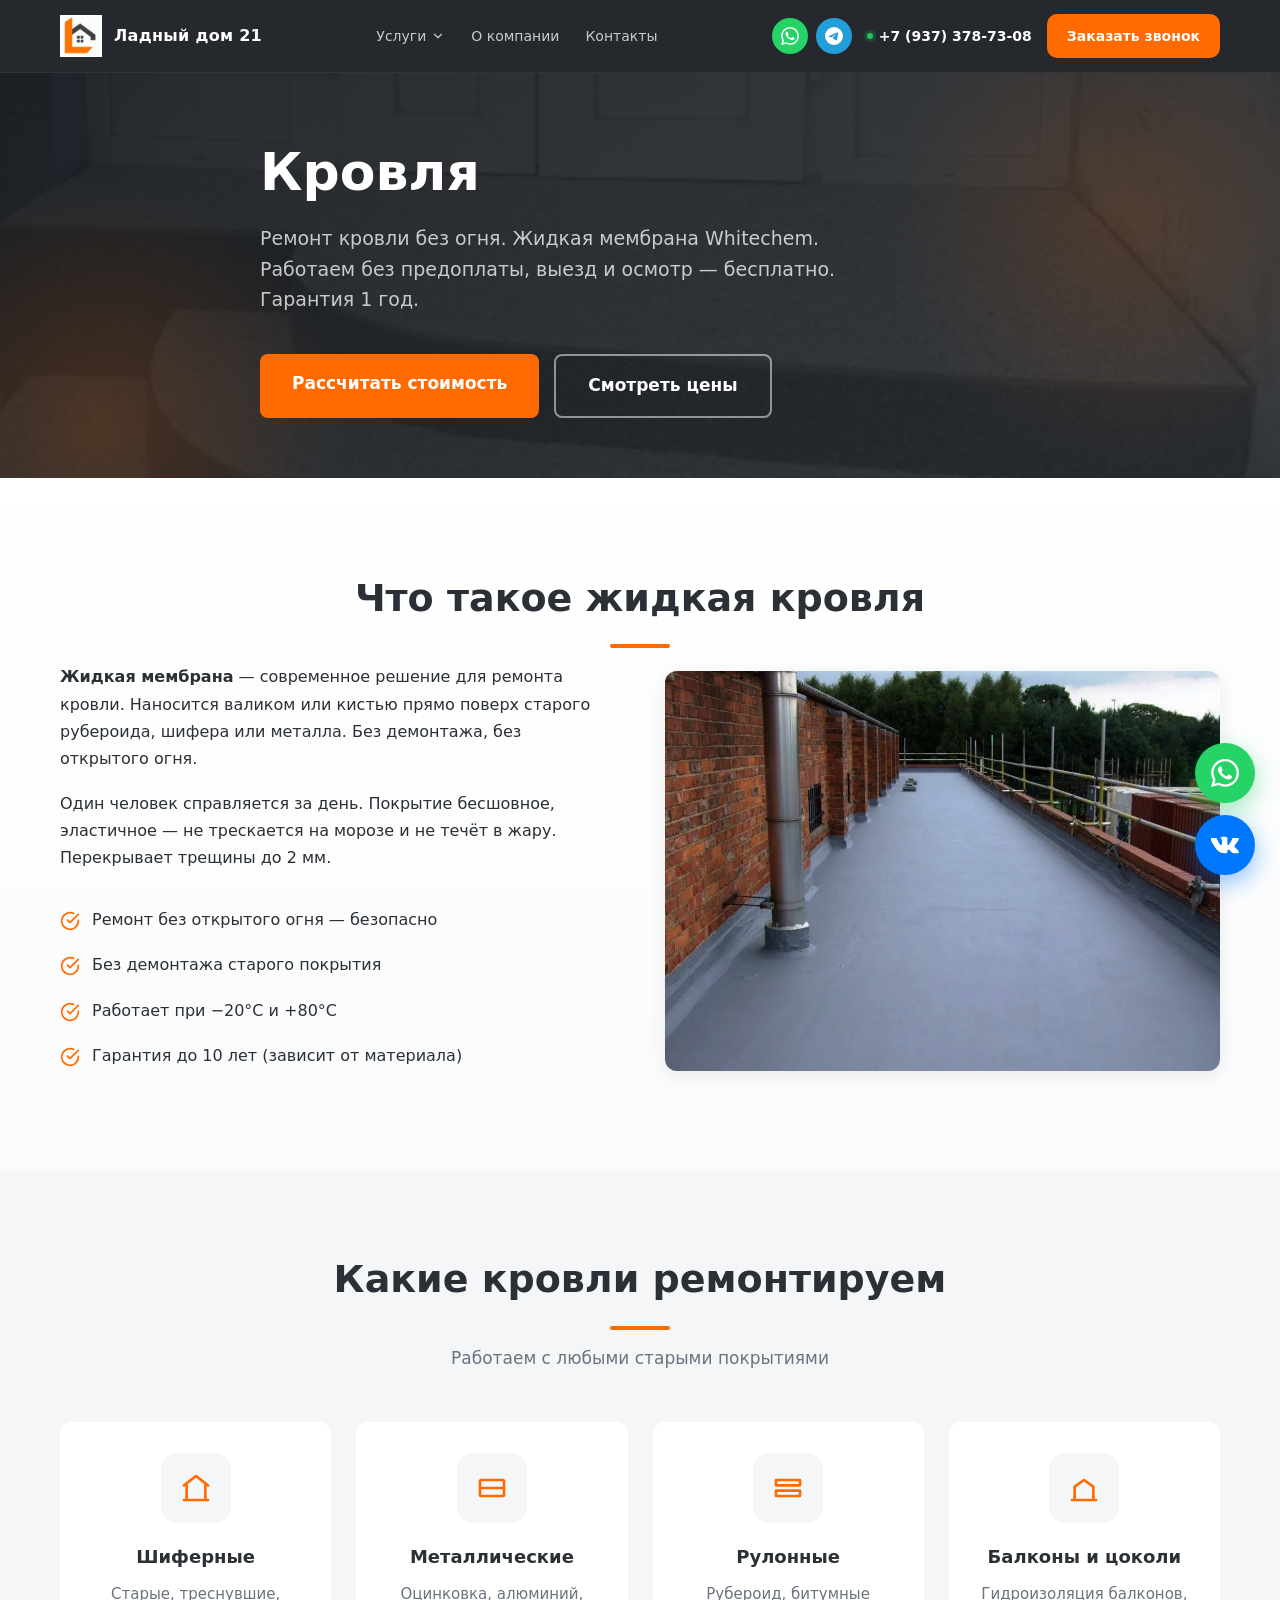
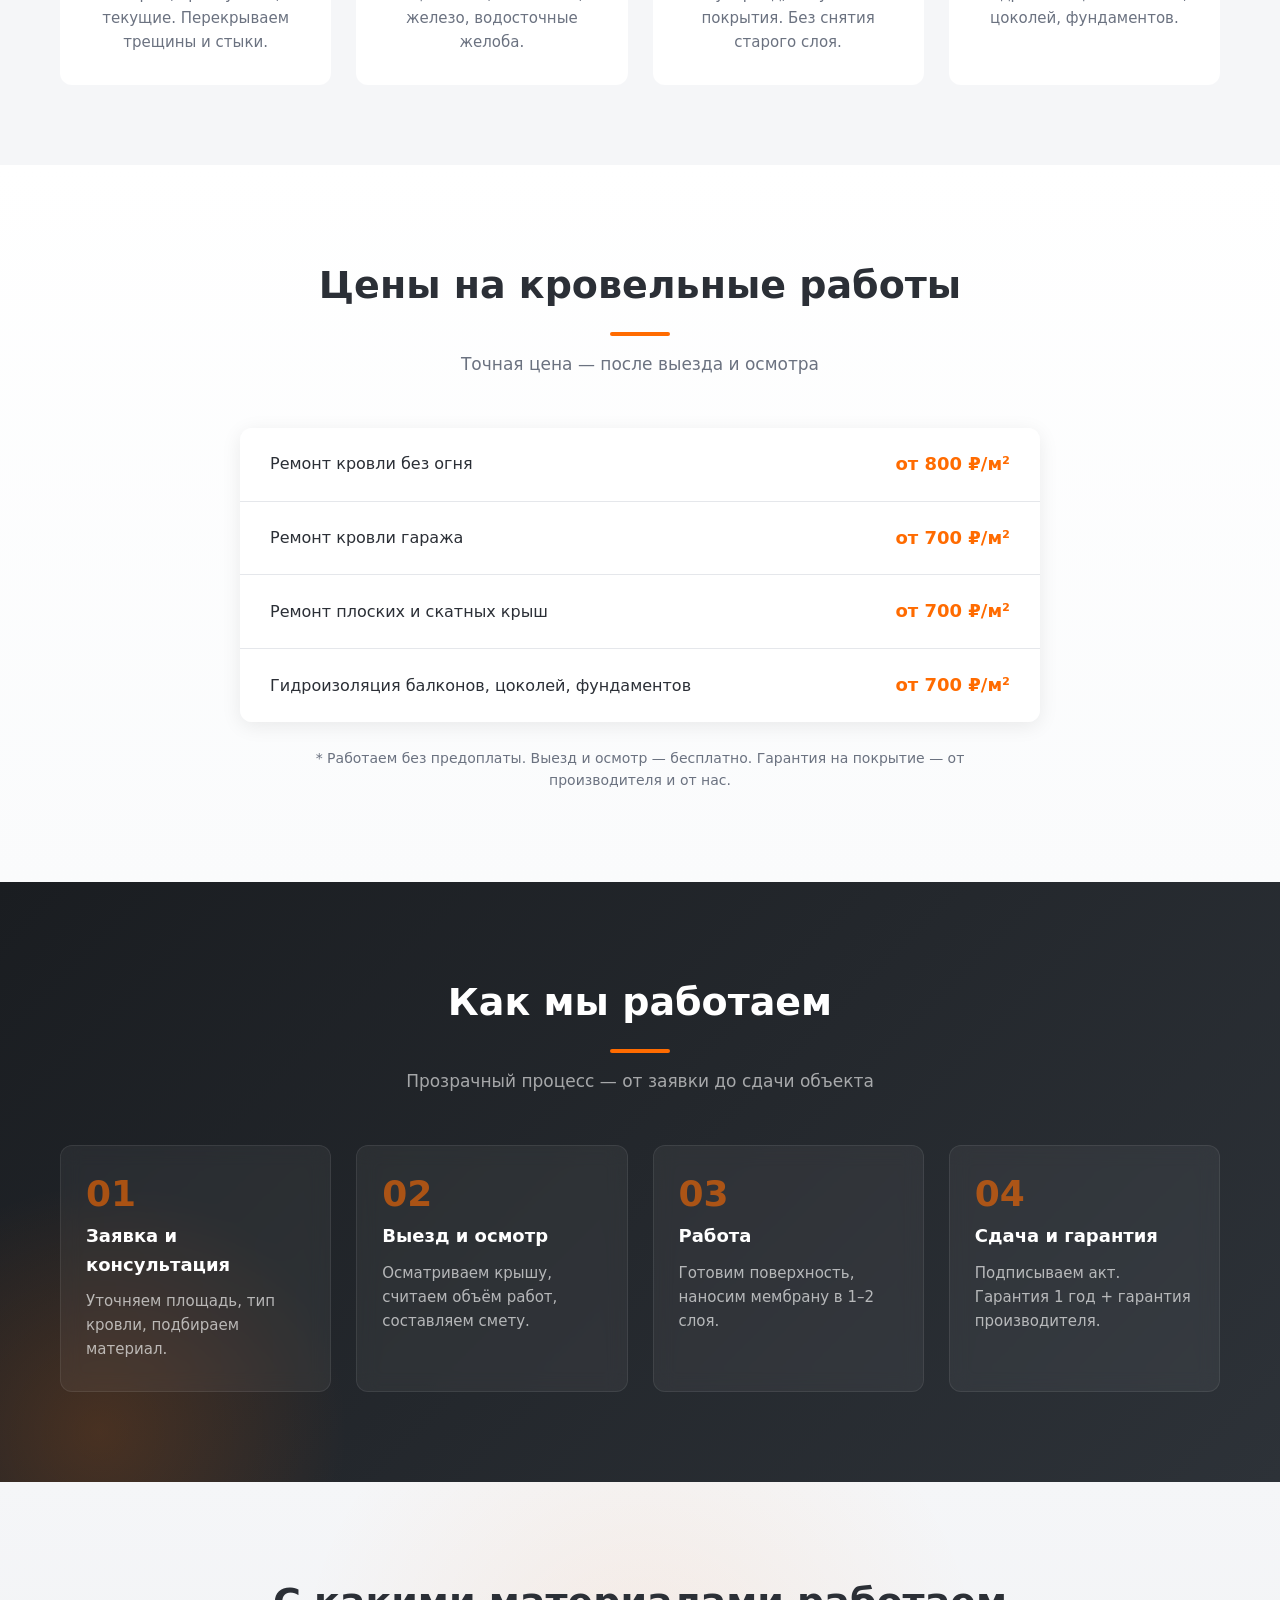
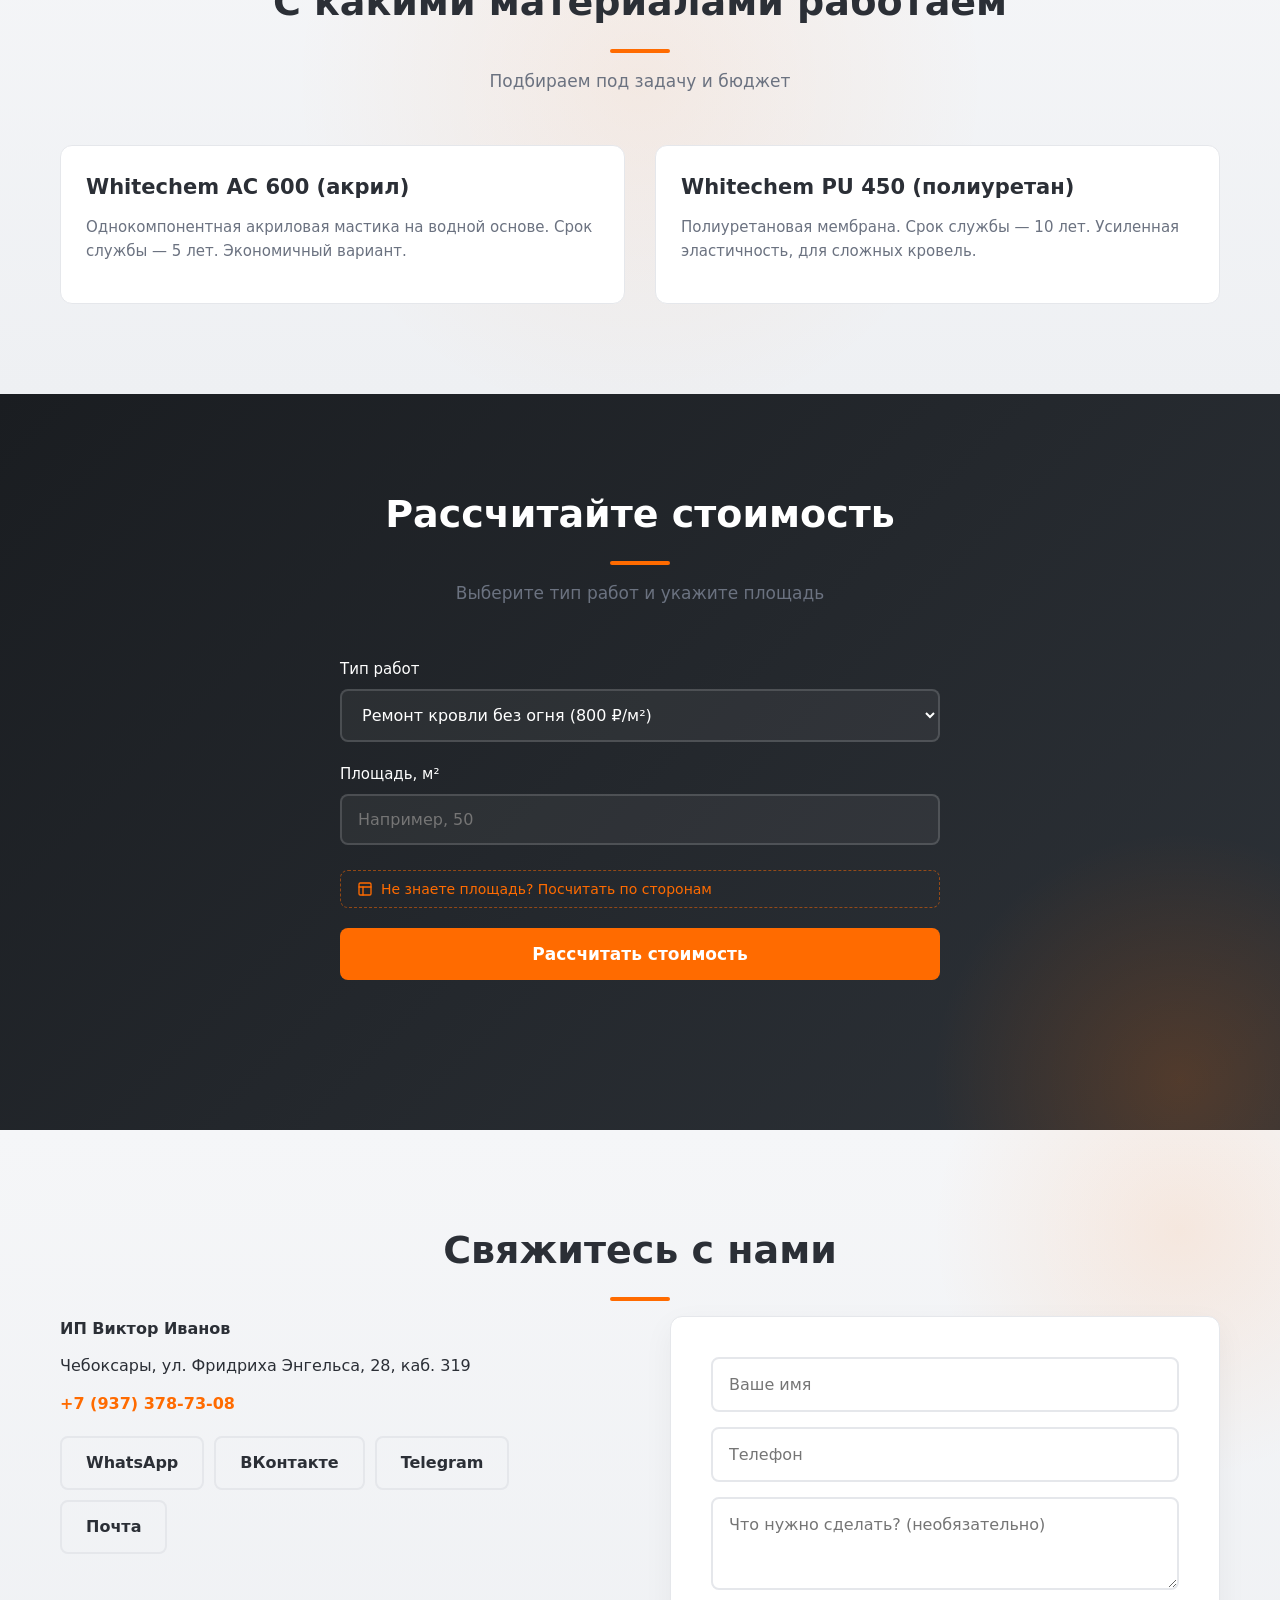
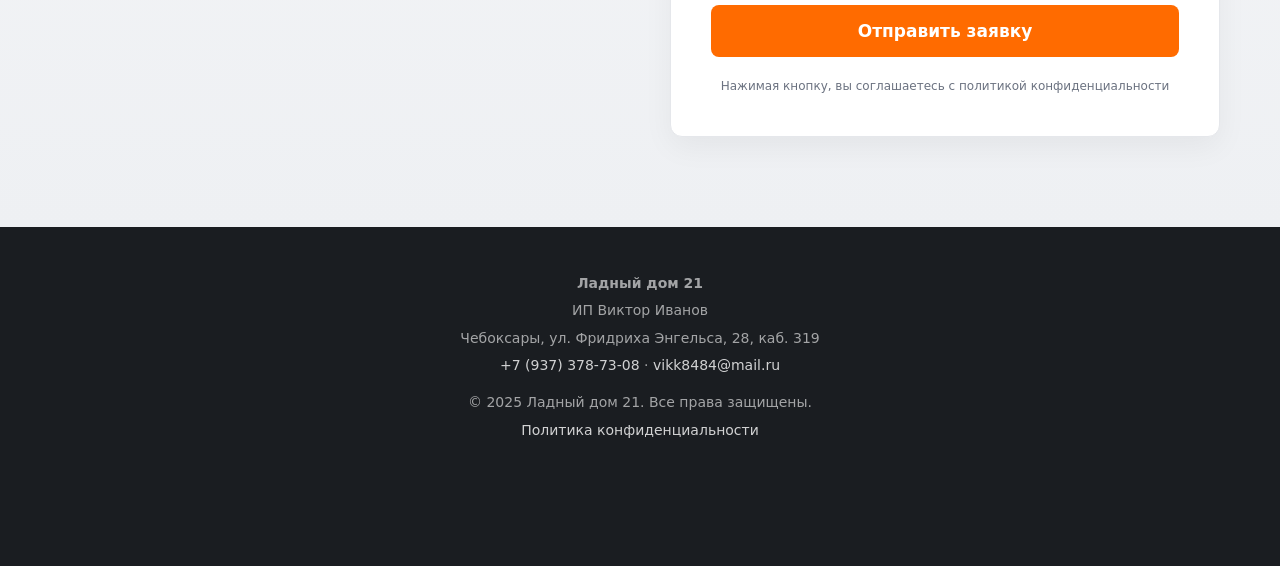
<file: krovlya.html>
<!DOCTYPE html>
<html lang="ru">
<head>
<meta charset="UTF-8">
<meta name="viewport" content="width=device-width, initial-scale=1.0">
<title>Кровля — Ладный дом 21</title>
<meta name="description" content="Ремонт кровли без огня в Чувашии. Жидкая мембрана Whitechem. Работаем без предоплаты, выезд бесплатно. Гарантия до 10 лет. Шифер, металл, рубероид, плоские и скатные крыши.">
<link rel="icon" type="image/png" href="img/logo.png">
    <link rel="apple-touch-icon" href="favicon.svg">
<link rel="stylesheet" href="css/style.css">
</head>
<body>

<!-- ============ ШАПКА ============ -->
<header class="header">
<div class="container header__inner">
<a href="index.html" class="logo">
    <img src="img/logo.png" alt="Ладный дом 21" class="logo__img">
    <span class="logo__text">Ладный дом 21</span>
</a>
<nav class="nav">
    <div class="nav__dropdown">
        <a href="#" class="nav__link nav__link--dropdown">
            Услуги
            <svg viewBox="0 0 24 24" fill="none" stroke="currentColor" stroke-width="2" stroke-linecap="round" stroke-linejoin="round" width="14" height="14">
                <polyline points="6 9 12 15 18 9"/>
            </svg>
        </a>
        <div class="nav__submenu">
            <a href="kamen.html" class="nav__submenu-link">Каменный ковёр</a>
            <a href="beton.html" class="nav__submenu-link">Бетонные работы</a>
            <a href="teplo.html" class="nav__submenu-link">Тепловизор</a>
            <a href="uteplenie.html" class="nav__submenu-link">Утепление</a>
            <a href="otdelka.html" class="nav__submenu-link">Отделка и благоустройство</a>
            <a href="polimery.html" class="nav__submenu-link">Полимерные полы</a>
            <a href="krovlya.html" class="nav__submenu-link">Кровля</a>
        </div>
    </div>
    <a href="about.html" class="nav__link">О компании</a>
    <a href="contacts.html" class="nav__link">Контакты</a>
</nav>
<div class="header__contacts">
                <div class="header__socials">
                    <a href="https://wa.me/79373787308" target="_blank" class="header__social header__social--wa" aria-label="WhatsApp">
                        <svg viewBox="0 0 24 24" fill="currentColor" width="18" height="18">
                            <path d="M17.472 14.382c-.297-.149-1.758-.867-2.03-.967-.273-.099-.471-.148-.67.15-.197.297-.767.966-.94 1.164-.173.199-.347.223-.644.075-.297-.15-1.255-.463-2.39-1.475-.883-.788-1.48-1.761-1.653-2.059-.173-.297-.018-.458.13-.606.134-.133.298-.347.446-.52.149-.174.198-.298.298-.497.099-.198.05-.371-.025-.52-.075-.149-.669-1.612-.916-2.207-.242-.579-.487-.5-.669-.51-.173-.008-.371-.01-.57-.01-.198 0-.52.074-.792.372-.272.297-1.04 1.016-1.04 2.479 0 1.462 1.065 2.875 1.213 3.074.149.198 2.096 3.2 5.077 4.487.709.306 1.262.489 1.694.625.712.227 1.36.195 1.871.118.571-.085 1.758-.719 2.006-1.413.248-.694.248-1.289.173-1.413-.074-.124-.272-.198-.57-.347m-5.421 7.403h-.004a9.87 9.87 0 01-5.031-1.378l-.361-.214-3.741.982.998-3.648-.235-.374a9.86 9.86 0 01-1.51-5.26c.001-5.45 4.436-9.884 9.888-9.884 2.64 0 5.122 1.03 6.988 2.898a9.825 9.825 0 012.893 6.994c-.003 5.45-4.437 9.884-9.885 9.884m8.413-18.297A11.815 11.815 0 0012.05 0C5.495 0 .16 5.335.157 11.892c0 2.096.547 4.142 1.588 5.945L.057 24l6.305-1.654a11.882 11.882 0 005.683 1.448h.005c6.554 0 11.89-5.335 11.893-11.893a11.821 11.821 0 00-3.48-8.413Z"/>
                        </svg>
                    </a>
                    <a href="https://t.me/Viktor_Uta" target="_blank" class="header__social header__social--tg" aria-label="Telegram">
                        <svg viewBox="0 0 24 24" fill="currentColor" width="18" height="18">
                            <path d="M11.944 0A12 12 0 0 0 0 12a12 12 0 0 0 12 12 12 12 0 0 0 12-12A12 12 0 0 0 12 0a12 12 0 0 0-.056 0zm4.962 7.224c.1-.002.321.023.465.14a.506.506 0 0 1 .171.325c.016.093.036.306.02.472-.18 1.898-.962 6.502-1.36 8.627-.168.9-.499 1.201-.82 1.23-.696.065-1.225-.46-1.9-.902-1.056-.693-1.653-1.124-2.678-1.8-1.185-.78-.417-1.21.258-1.91.177-.184 3.247-2.977 3.307-3.23.007-.032.014-.15-.056-.212s-.174-.041-.249-.024c-.106.024-1.793 1.14-5.061 3.345-.48.33-.913.49-1.302.48-.428-.008-1.252-.241-1.865-.44-.752-.245-1.349-.374-1.297-.789.027-.216.325-.437.893-.663 3.498-1.524 5.83-2.529 6.998-3.014 3.332-1.386 4.025-1.627 4.476-1.635z"/>
                        </svg>
                    </a>
                </div>
                <a href="tel:+79373787308" class="header__phone">+7 (937) 378-73-08</a>
                <a href="#contacts" class="btn btn--primary">Заказать звонок</a>
            </div>
<button class="burger" aria-label="Меню">
<span></span><span></span><span></span>
</button>
</div>
</header>

<!-- ============ HERO ============ -->
<section class="hero hero--service">
<div class="container hero__inner">
<h1 class="hero__title">
Кровля
</h1>
<p class="hero__subtitle">
Ремонт кровли без огня. Жидкая мембрана Whitechem.
Работаем без предоплаты, выезд и осмотр — бесплатно.
Гарантия 1 год.
</p>
<div class="hero__buttons">
<a href="#calculator" class="btn btn--primary btn--big">Рассчитать стоимость</a>
<a href="#price" class="btn btn--ghost btn--big">Смотреть цены</a>
</div>
</div>
</section>

<!-- ============ ЧТО ЭТО ============ -->
<section class="about-service">
<div class="container">
<h2 class="section-title">Что такое жидкая кровля</h2>
<div class="about-service__grid">
<div class="about-service__text">
<p>
<strong>Жидкая мембрана</strong> — современное решение для ремонта кровли.
Наносится валиком или кистью прямо поверх старого рубероида,
шифера или металла. Без демонтажа, без открытого огня.
</p>
<p>
Один человек справляется за день. Покрытие бесшовное, эластичное —
не трескается на морозе и не течёт в жару. Перекрывает трещины
до 2 мм.
</p>
<ul class="about-service__list">
<li>
<svg viewBox="0 0 24 24" fill="none" stroke="currentColor" stroke-width="2" stroke-linecap="round" stroke-linejoin="round">
<path d="M22 11.08V12a10 10 0 1 1-5.93-9.14"/>
<polyline points="22 4 12 14.01 9 11.01"/>
</svg>
Ремонт без открытого огня — безопасно
</li>
<li>
<svg viewBox="0 0 24 24" fill="none" stroke="currentColor" stroke-width="2" stroke-linecap="round" stroke-linejoin="round">
<path d="M22 11.08V12a10 10 0 1 1-5.93-9.14"/>
<polyline points="22 4 12 14.01 9 11.01"/>
</svg>
Без демонтажа старого покрытия
</li>
<li>
<svg viewBox="0 0 24 24" fill="none" stroke="currentColor" stroke-width="2" stroke-linecap="round" stroke-linejoin="round">
<path d="M22 11.08V12a10 10 0 1 1-5.93-9.14"/>
<polyline points="22 4 12 14.01 9 11.01"/>
</svg>
Работает при −20°C и +80°C
</li>
<li>
<svg viewBox="0 0 24 24" fill="none" stroke="currentColor" stroke-width="2" stroke-linecap="round" stroke-linejoin="round">
<path d="M22 11.08V12a10 10 0 1 1-5.93-9.14"/>
<polyline points="22 4 12 14.01 9 11.01"/>
</svg>
Гарантия до 10 лет (зависит от материала)
</li>
</ul>
</div>
<div class="about-service__img" style="background-image: url('img/krovlya.jpg');"></div>
</div>
</div>
</section>

<!-- ============ КАКИЕ КРОВЛИ РЕМОНТИРУЕМ ============ -->
<section class="features">
<div class="container">
<h2 class="section-title">Какие кровли ремонтируем</h2>
<p class="section-subtitle">Работаем с любыми старыми покрытиями</p>
<div class="features__grid">

<div class="feature-card">
<div class="feature-card__icon">
<svg viewBox="0 0 24 24" fill="none" stroke="currentColor" stroke-width="2" stroke-linecap="round" stroke-linejoin="round">
<path d="M3 21h18M3 10l9-7 9 7"/>
<path d="M5 10v11M19 10v11"/>
</svg>
</div>
<h3>Шиферные</h3>
<p>Старые, треснувшие, текущие. Перекрываем трещины и стыки.</p>
</div>

<div class="feature-card">
<div class="feature-card__icon">
<svg viewBox="0 0 24 24" fill="none" stroke="currentColor" stroke-width="2" stroke-linecap="round" stroke-linejoin="round">
<rect x="3" y="6" width="18" height="12" rx="1"/>
<path d="M3 12h18"/>
</svg>
</div>
<h3>Металлические</h3>
<p>Оцинковка, алюминий, железо, водосточные желоба.</p>
</div>

<div class="feature-card">
<div class="feature-card__icon">
<svg viewBox="0 0 24 24" fill="none" stroke="currentColor" stroke-width="2" stroke-linecap="round" stroke-linejoin="round">
<path d="M3 6h18v4H3zM3 14h18v4H3z"/>
</svg>
</div>
<h3>Рулонные</h3>
<p>Рубероид, битумные покрытия. Без снятия старого слоя.</p>
</div>

<div class="feature-card">
<div class="feature-card__icon">
<svg viewBox="0 0 24 24" fill="none" stroke="currentColor" stroke-width="2" stroke-linecap="round" stroke-linejoin="round">
<path d="M3 21h18M5 21V11l7-5 7 5v10"/>
</svg>
</div>
<h3>Балконы и цоколи</h3>
<p>Гидроизоляция балконов, цоколей, фундаментов.</p>
</div>

</div>
</div>
</section>

<!-- ============ ПРАЙС-ЛИСТ ============ -->
<section class="price" id="price">
<div class="container">
<h2 class="section-title">Цены на кровельные работы</h2>
<p class="section-subtitle">Точная цена — после выезда и осмотра</p>
<div class="price__table">
<div class="price__row">
<span>Ремонт кровли без огня</span>
<span class="price__value">от 800 ₽/м²</span>
</div>
<div class="price__row">
<span>Ремонт кровли гаража</span>
<span class="price__value">от 700 ₽/м²</span>
</div>
<div class="price__row">
<span>Ремонт плоских и скатных крыш</span>
<span class="price__value">от 700 ₽/м²</span>
</div>
<div class="price__row">
<span>Гидроизоляция балконов, цоколей, фундаментов</span>
<span class="price__value">от 700 ₽/м²</span>
</div>
</div>
<p class="price__note">
* Работаем без предоплаты. Выезд и осмотр — бесплатно.
Гарантия на покрытие — от производителя и от нас.
</p>
</div>
</section>

<!-- ============ ЭТАПЫ ============ -->
<section class="steps">
<div class="container">
<h2 class="section-title">Как мы работаем</h2>
<p class="section-subtitle">Прозрачный процесс — от заявки до сдачи объекта</p>
<div class="steps__grid">
<div class="step-card">
<span class="step-card__num">01</span>
<h3>Заявка и консультация</h3>
<p>Уточняем площадь, тип кровли, подбираем материал.</p>
</div>
<div class="step-card">
<span class="step-card__num">02</span>
<h3>Выезд и осмотр</h3>
<p>Осматриваем крышу, считаем объём работ, составляем смету.</p>
</div>
<div class="step-card">
<span class="step-card__num">03</span>
<h3>Работа</h3>
<p>Готовим поверхность, наносим мембрану в 1–2 слоя.</p>
</div>
<div class="step-card">
<span class="step-card__num">04</span>
<h3>Сдача и гарантия</h3>
<p>Подписываем акт. Гарантия 1 год + гарантия производителя.</p>
</div>
</div>
</div>
</section>

<!-- ============ МАТЕРИАЛЫ ============ -->
<section class="services services--gray">
<div class="container">
<h2 class="section-title">С какими материалами работаем</h2>
<p class="section-subtitle">Подбираем под задачу и бюджет</p>
<div class="services__grid services__grid--2">

<div class="service-card">
<div class="service-card__body">
<h3>Whitechem AC 600 (акрил)</h3>
<p>Однокомпонентная акриловая мастика на водной основе.
Срок службы — 5 лет. Экономичный вариант.</p>
</div>
</div>

<div class="service-card">
<div class="service-card__body">
<h3>Whitechem PU 450 (полиуретан)</h3>
<p>Полиуретановая мембрана. Срок службы — 10 лет.
Усиленная эластичность, для сложных кровель.</p>
</div>
</div>

</div>
</div>
</section>

<!-- ============ КАЛЬКУЛЯТОР ============ -->
<section class="calculator" id="calculator">
<div class="container">
<h2 class="section-title">Рассчитайте стоимость</h2>
<p class="section-subtitle">Выберите тип работ и укажите площадь</p>

<form class="calc-form" id="calcForm">

<label>
Тип работ
<select id="calcType">
<option value="krovlya-remont">Ремонт кровли без огня (800 ₽/м²)</option>
<option value="krovlya-garazh">Ремонт кровли гаража (700 ₽/м²)</option>
<option value="krovlya-ploskaya">Ремонт плоских/скатных крыш (700 ₽/м²)</option>
<option value="krovlya-gidro">Гидроизоляция (700 ₽/м²)</option>
</select>
</label>

<div class="calc-block active" id="block-area">
<label>
Площадь, м²
<input type="number" id="calcArea" placeholder="Например, 50">
</label>

<button type="button" class="calc-area-btn" id="toggleAreaCalc">
    <svg viewBox="0 0 24 24" fill="none" stroke="currentColor" stroke-width="2" stroke-linecap="round" stroke-linejoin="round" width="16" height="16">
        <rect x="3" y="3" width="18" height="18" rx="2"/>
        <line x1="3" y1="9" x2="21" y2="9"/>
        <line x1="9" y1="21" x2="9" y2="9"/>
    </svg>
    Не знаете площадь? Посчитать по сторонам
</button>

<div class="area-calculator" id="areaCalculator">
<p class="area-calculator__title">Рассчитать площадь</p>
<div class="area-calculator__row">
<label>Сторона 1 (м)<input type="number" class="area-side" placeholder="10"></label>
<label>Сторона 2 (м)<input type="number" class="area-side" placeholder="8"></label>
</div>
<div class="area-calculator__row">
<label>Сторона 3 (м)<input type="number" class="area-side" placeholder="10"></label>
<label>Сторона 4 (м)<input type="number" class="area-side" placeholder="8"></label>
</div>
<label class="area-calculator__height">
Высота (м)
<input type="number" step="0.1" id="areaHeight" placeholder="Например, 0.5">
</label>
<button type="button" class="btn btn--primary" id="calcAreaBtn">Посчитать площадь</button>
<div class="area-calculator__result" id="areaResult"></div>
</div>
</div>

<div class="calc-block" id="block-steps">
<p class="calc-block__title">Параметры ступеней</p>
<div class="area-calculator__row">
<label>Количество ступеней<input type="number" id="stepsCount" placeholder="5"></label>
<label>Ширина ступени (м)<input type="number" step="0.1" id="stepsWidth" placeholder="1.2"></label>
</div>
<div class="area-calculator__row">
<label>Глубина проступи (см)<input type="number" id="stepsTread" placeholder="30"></label>
<label>Высота подступенка (см)<input type="number" id="stepsRiser" placeholder="15"></label>
</div>
<button type="button" class="btn btn--primary" id="calcStepsBtn">Посчитать площадь ступеней</button>
<div class="area-calculator__result" id="stepsResult"></div>
</div>

<div class="calc-block" id="block-linear">
<label>
Длина, п.м.
<input type="number" id="calcLinear" placeholder="Например, 20">
</label>
</div>

<div class="calc-block" id="block-teplo">
<label>
Нужен отчёт?
<select id="teploReport">
<option value="no">Без отчёта</option>
<option value="yes">С отчётом (PDF)</option>
</select>
</label>
</div>

<button type="submit" class="btn btn--primary btn--big">Рассчитать стоимость</button>
</form>

<div class="calc-result" id="calcResult"></div>
</div>
</section>

<!-- ============ КОНТАКТЫ ============ -->
<section class="contacts" id="contacts">
<div class="container">
<h2 class="section-title">Свяжитесь с нами</h2>
<div class="contacts__inner">
<div class="contacts__info">
                    <p><strong>ИП Виктор Иванов</strong></p>
                    <p>Чебоксары, ул. Фридриха Энгельса, 28, каб. 319</p>
                    <p><a href="tel:+79373787308">+7 (937) 378-73-08</a></p>
                    <div class="contacts__social">
                        <a href="https://wa.me/79373787308?text=Здравствуйте!%20Хочу%20узнать%20по%20услугам" target="_blank" class="btn btn--ghost">WhatsApp</a>
                        <a href="https://vk.ru/viktoriv" target="_blank" class="btn btn--ghost">ВКонтакте</a>
                        <a href="https://t.me/Viktor_Uta" target="_blank" class="btn btn--ghost">Telegram</a>
                        <a href="mailto:vikk8484@mail.ru" class="btn btn--ghost">Почта</a>
                    </div>
                </div>
<form class="contacts__form"
                      name="callback"
                      method="POST"
                      data-netlify="true"
                      netlify-honeypot="bot-field">
                    <!-- Скрытое поле: имя формы для Netlify -->
                    <input type="hidden" name="form-name" value="callback" />
                    <!-- Скрытое поле-ловушка для ботов (не заполнять!) -->
                    <p style="display:none;">
                        <label>Не заполняйте это поле: <input name="bot-field" /></label>
                    </p>

                    <input type="text" name="name" placeholder="Ваше имя" required>
                    <input type="tel" name="phone" placeholder="Телефон" required>
                    <textarea name="message" placeholder="Что нужно сделать? (необязательно)" rows="3"></textarea>

                    <button type="submit" class="btn btn--primary btn--big">Отправить заявку</button>
                    <p class="contacts__form-note">Нажимая кнопку, вы соглашаетесь с политикой конфиденциальности</p>
                </form>
</div>
</div>
</section>

<!-- ============ ПОДВАЛ ============ -->
<footer class="footer">
    <div class="container">
        <p><strong>Ладный дом 21</strong></p>
        <p>ИП Виктор Иванов</p>
        <p>Чебоксары, ул. Фридриха Энгельса, 28, каб. 319</p>
        <p><a href="tel:+79373787308">+7 (937) 378-73-08</a> · <a href="mailto:vikk8484@mail.ru">vikk8484@mail.ru</a></p>
        <p style="margin-top: 15px;">© 2025 Ладный дом 21. Все права защищены.</p>
        <p><a href="privacy.html">Политика конфиденциальности</a></p>
    </div>
</footer>

<script src="js/script.js"></script>
<!-- Плавающие кнопки мессенджеров -->
    <div class="float-buttons">

        <!-- WhatsApp -->
        <a href="https://wa.me/79373787308?text=Здравствуйте!%20Хочу%20узнать%20по%20услугам" target="_blank" class="float-btn float-btn--whatsapp" aria-label="Написать в WhatsApp">
            <svg viewBox="0 0 24 24" fill="currentColor" width="28" height="28">
                <path d="M17.472 14.382c-.297-.149-1.758-.867-2.03-.967-.273-.099-.471-.148-.67.15-.197.297-.767.966-.94 1.164-.173.199-.347.223-.644.075-.297-.15-1.255-.463-2.39-1.475-.883-.788-1.48-1.761-1.653-2.059-.173-.297-.018-.458.13-.606.134-.133.298-.347.446-.52.149-.174.198-.298.298-.497.099-.198.05-.371-.025-.52-.075-.149-.669-1.612-.916-2.207-.242-.579-.487-.5-.669-.51-.173-.008-.371-.01-.57-.01-.198 0-.52.074-.792.372-.272.297-1.04 1.016-1.04 2.479 0 1.462 1.065 2.875 1.213 3.074.149.198 2.096 3.2 5.077 4.487.709.306 1.262.489 1.694.625.712.227 1.36.195 1.871.118.571-.085 1.758-.719 2.006-1.413.248-.694.248-1.289.173-1.413-.074-.124-.272-.198-.57-.347m-5.421 7.403h-.004a9.87 9.87 0 01-5.031-1.378l-.361-.214-3.741.982.998-3.648-.235-.374a9.86 9.86 0 01-1.51-5.26c.001-5.45 4.436-9.884 9.888-9.884 2.64 0 5.122 1.03 6.988 2.898a9.825 9.825 0 012.893 6.994c-.003 5.45-4.437 9.884-9.885 9.884m8.413-18.297A11.815 11.815 0 0012.05 0C5.495 0 .16 5.335.157 11.892c0 2.096.547 4.142 1.588 5.945L.057 24l6.305-1.654a11.882 11.882 0 005.683 1.448h.005c6.554 0 11.89-5.335 11.893-11.893a11.821 11.821 0 00-3.48-8.413Z"/>
            </svg>
        </a>

        <!-- ВКонтакте -->
        <a href="https://vk.ru/viktoriv" target="_blank" class="float-btn float-btn--vk" aria-label="Написать в ВК">
            <svg viewBox="0 0 24 24" fill="currentColor" width="28" height="28">
                <path d="M13.162 18.994c.609 0 .858-.406.851-.915-.031-1.917.714-2.949 2.059-1.604 1.488 1.488 1.796 2.519 3.603 2.519h3.2c.808 0 1.126-.26 1.126-.668 0-.863-1.421-2.386-2.625-3.504-1.686-1.565-1.765-1.602-.313-3.486 1.801-2.339 4.157-5.336 2.073-5.336h-3.981c-.772 0-.828.435-1.103 1.083-.995 2.347-2.886 5.387-3.604 4.922-.751-.485-.407-2.406-.35-5.261.015-.754.011-1.271-1.141-1.539-.629-.145-1.241-.205-1.809-.205-2.273 0-3.841.953-2.95 1.119 1.571.293 1.42 3.692 1.054 5.16-.638 2.556-3.036-2.024-4.035-4.305-.241-.548-.315-.974-1.175-.974H.258c-.492 0-.787.16-.787.516 0 .602 2.96 6.72 5.786 9.77 2.756 2.975 5.48 2.708 7.905 2.708z"/>
            </svg>
        </a>

    </div>
</body>
</html>
</file>
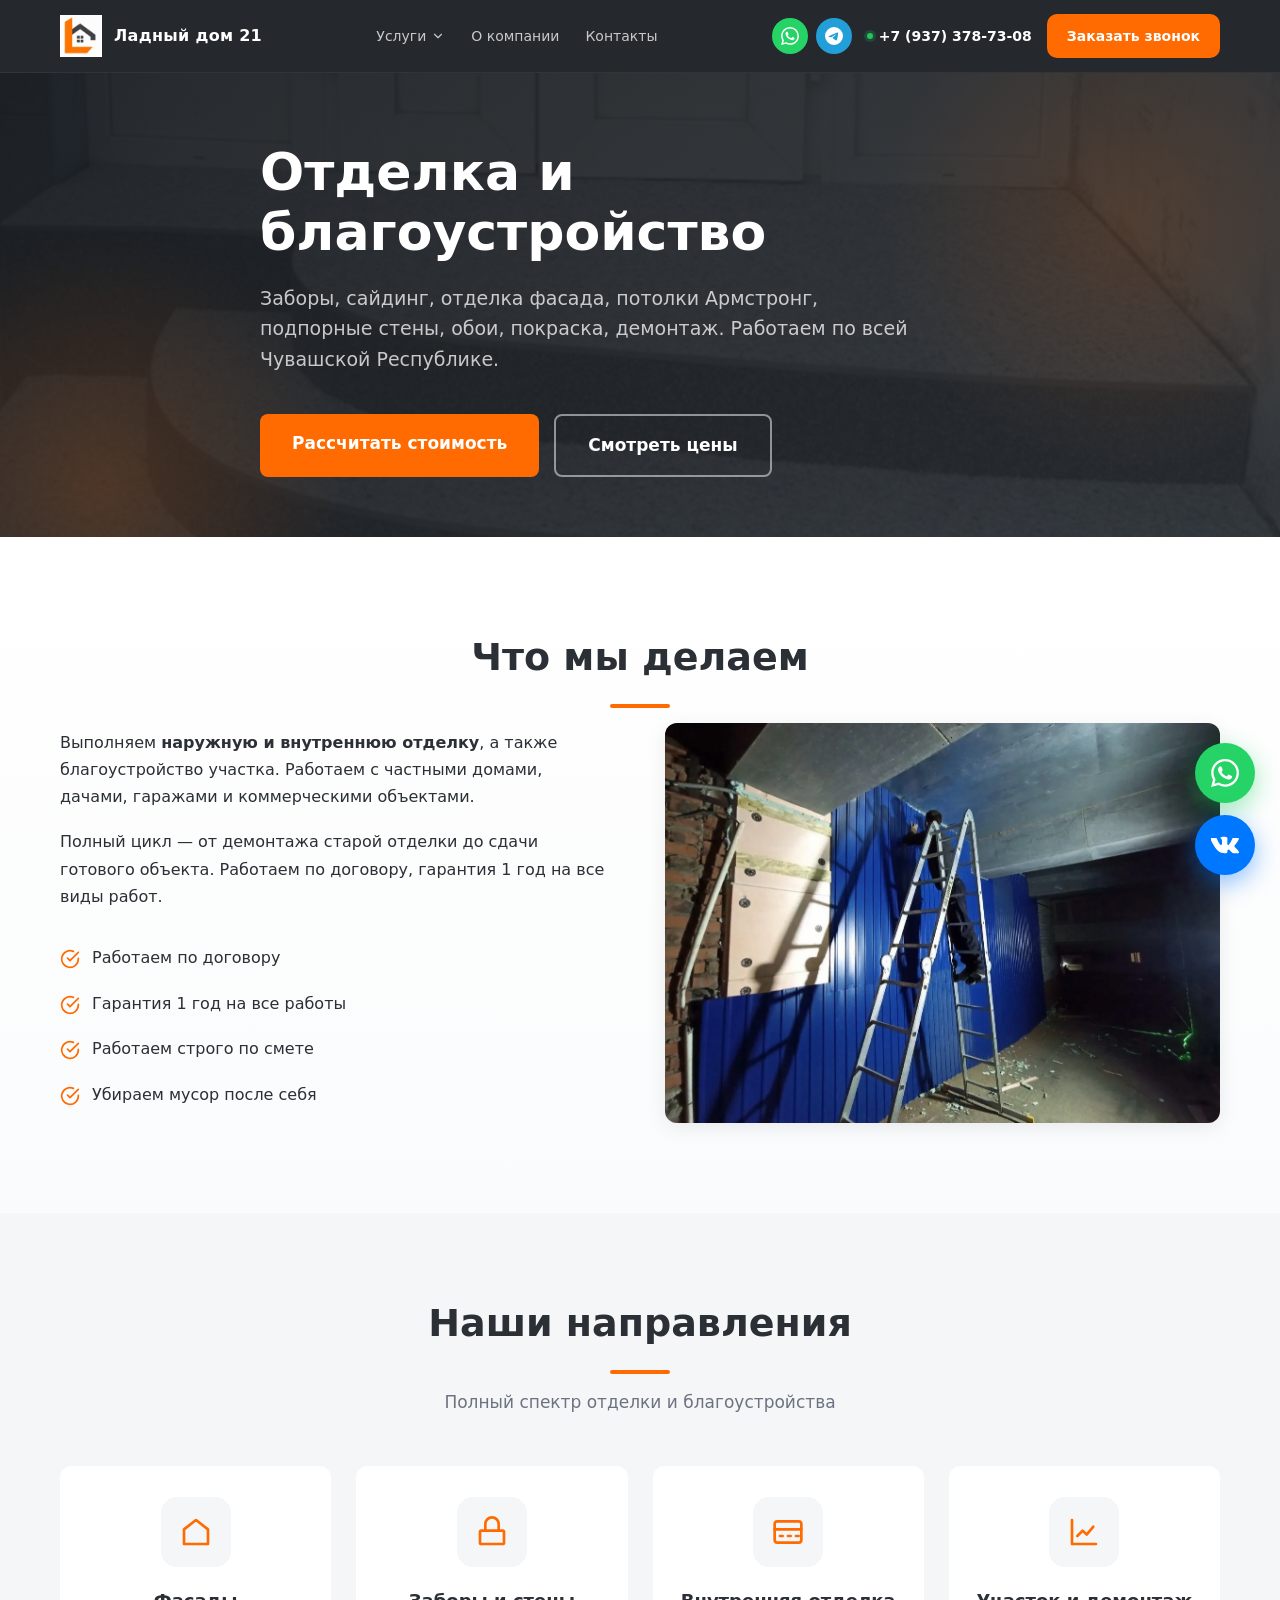
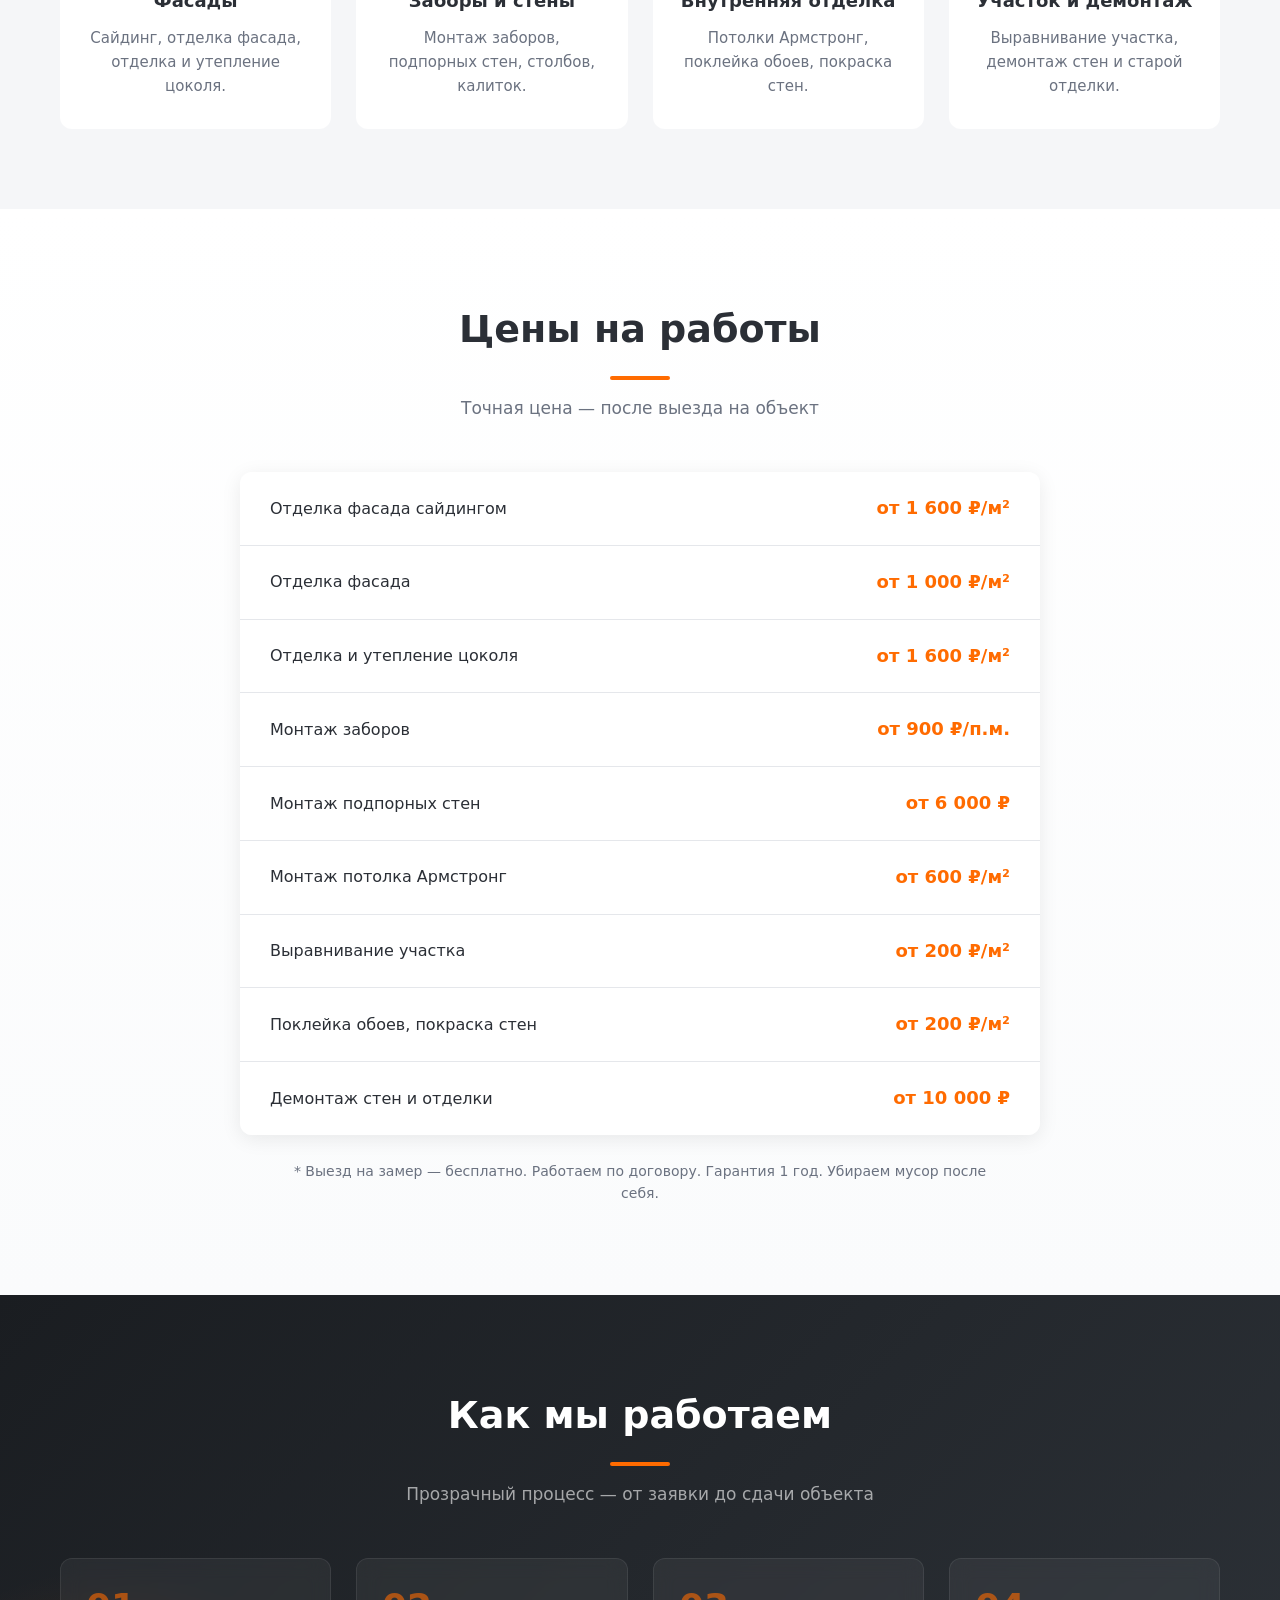
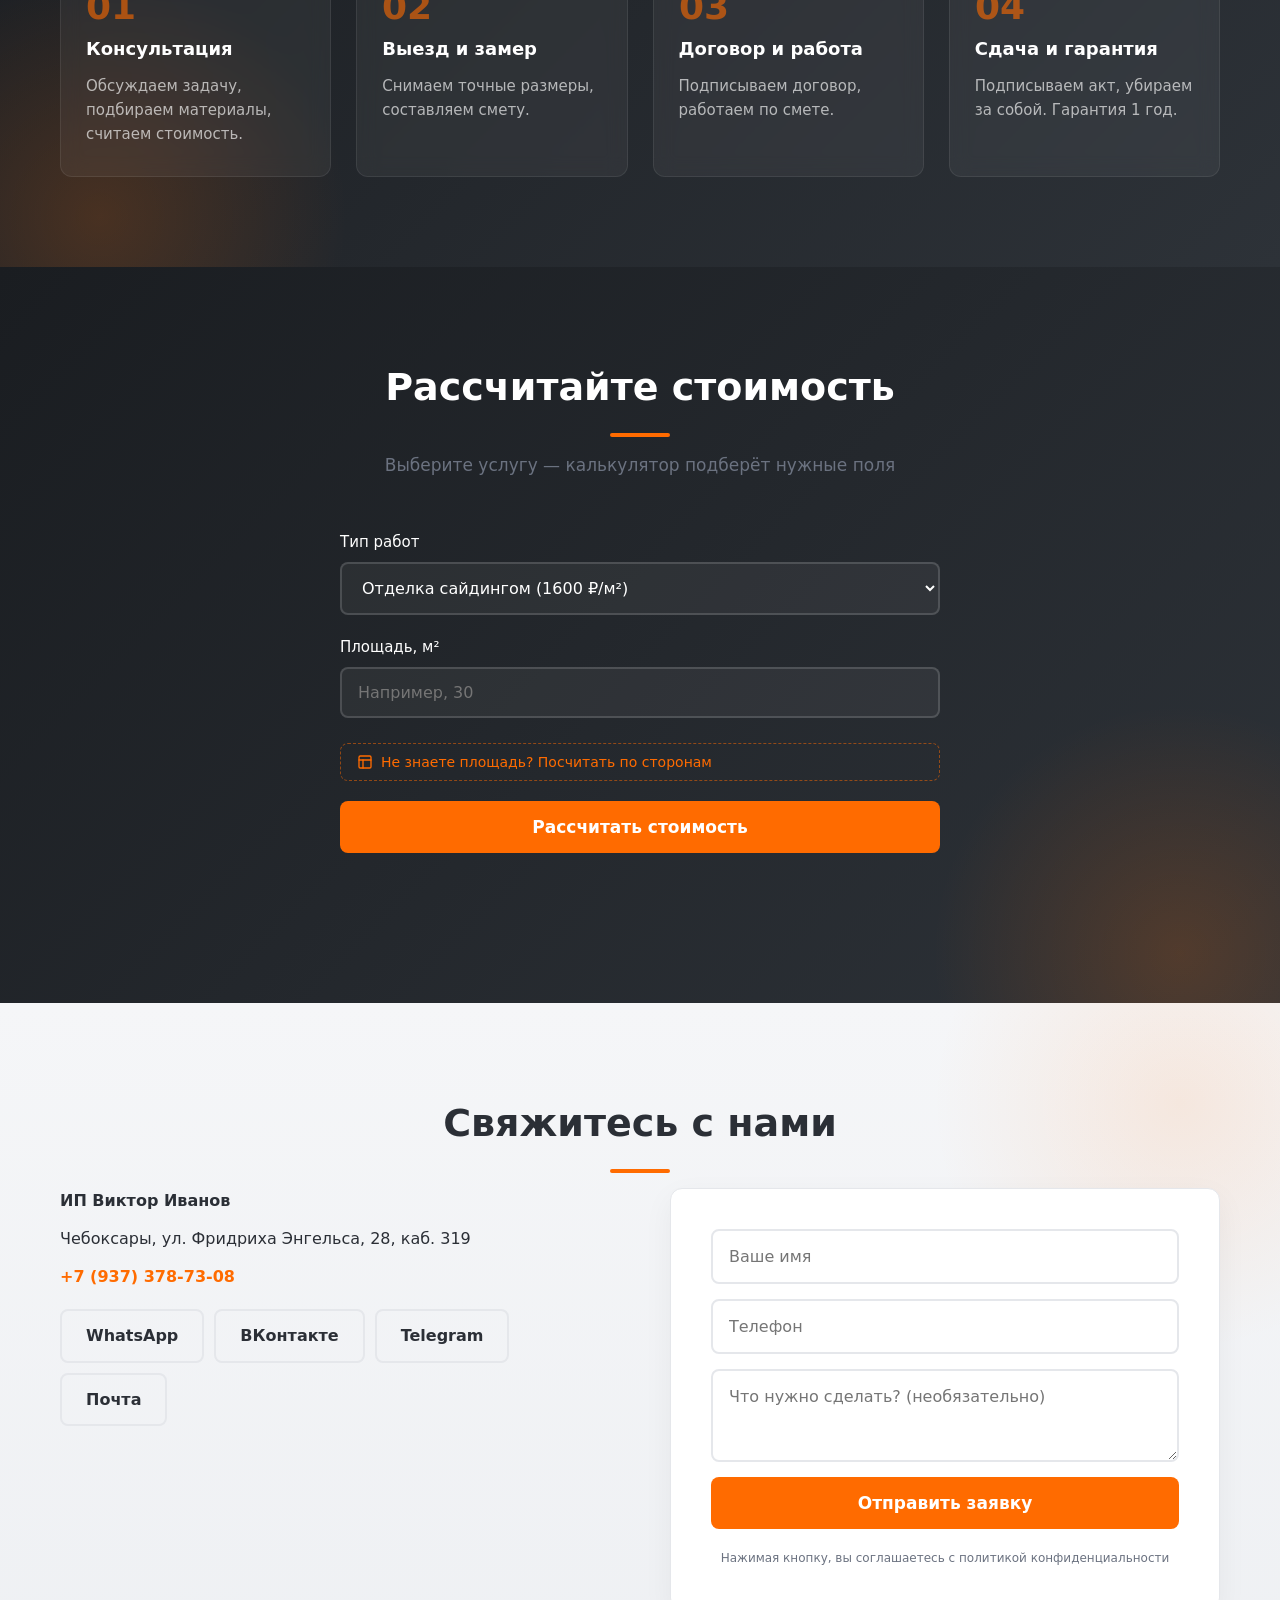
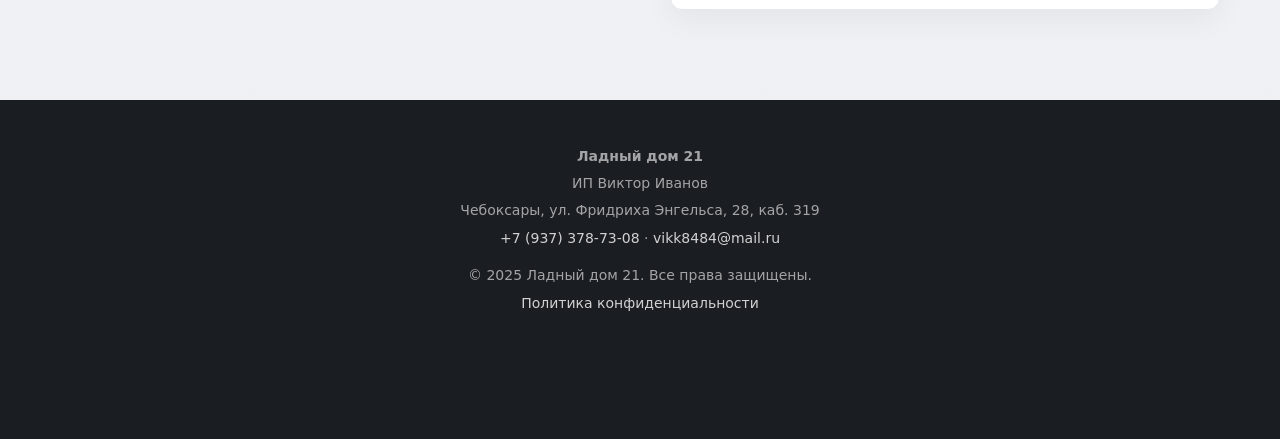
<file: otdelka.html>
<!DOCTYPE html>
<html lang="ru">
<head>
<meta charset="UTF-8">
<meta name="viewport" content="width=device-width, initial-scale=1.0">
<title>Отделка и благоустройство — Ладный дом 21</title>
<meta name="description" content="Отделка и благоустройство в Чувашской Республике: заборы, сайдинг, отделка фасада, потолки Армстронг, подпорные стены, обои, покраска, демонтаж. Работаем по договору.">
<link rel="icon" type="image/png" href="img/logo.png">
<link rel="apple-touch-icon" href="favicon.svg">
<link rel="stylesheet" href="css/style.css">
</head>
<body>

<!-- ============ ШАПКА ============ -->
<header class="header">
<div class="container header__inner">
<a href="index.html" class="logo">
    <img src="img/logo.png" alt="Ладный дом 21" class="logo__img">
    <span class="logo__text">Ладный дом 21</span>
</a>
<nav class="nav">
    <div class="nav__dropdown">
        <a href="#" class="nav__link nav__link--dropdown">
            Услуги
            <svg viewBox="0 0 24 24" fill="none" stroke="currentColor" stroke-width="2" stroke-linecap="round" stroke-linejoin="round" width="14" height="14">
                <polyline points="6 9 12 15 18 9"/>
            </svg>
        </a>
        <div class="nav__submenu">
            <a href="kamen.html" class="nav__submenu-link">Каменный ковёр</a>
            <a href="beton.html" class="nav__submenu-link">Бетонные работы</a>
            <a href="teplo.html" class="nav__submenu-link">Тепловизор</a>
            <a href="uteplenie.html" class="nav__submenu-link">Утепление</a>
            <a href="otdelka.html" class="nav__submenu-link">Отделка и благоустройство</a>
            <a href="polimery.html" class="nav__submenu-link">Полимерные полы</a>
            <a href="krovlya.html" class="nav__submenu-link">Кровля</a>
        </div>
    </div>
    <a href="about.html" class="nav__link">О компании</a>
    <a href="contacts.html" class="nav__link">Контакты</a>
</nav>
<div class="header__contacts">
                <div class="header__socials">
                    <a href="https://wa.me/79373787308" target="_blank" class="header__social header__social--wa" aria-label="WhatsApp">
                        <svg viewBox="0 0 24 24" fill="currentColor" width="18" height="18">
                            <path d="M17.472 14.382c-.297-.149-1.758-.867-2.03-.967-.273-.099-.471-.148-.67.15-.197.297-.767.966-.94 1.164-.173.199-.347.223-.644.075-.297-.15-1.255-.463-2.39-1.475-.883-.788-1.48-1.761-1.653-2.059-.173-.297-.018-.458.13-.606.134-.133.298-.347.446-.52.149-.174.198-.298.298-.497.099-.198.05-.371-.025-.52-.075-.149-.669-1.612-.916-2.207-.242-.579-.487-.5-.669-.51-.173-.008-.371-.01-.57-.01-.198 0-.52.074-.792.372-.272.297-1.04 1.016-1.04 2.479 0 1.462 1.065 2.875 1.213 3.074.149.198 2.096 3.2 5.077 4.487.709.306 1.262.489 1.694.625.712.227 1.36.195 1.871.118.571-.085 1.758-.719 2.006-1.413.248-.694.248-1.289.173-1.413-.074-.124-.272-.198-.57-.347m-5.421 7.403h-.004a9.87 9.87 0 01-5.031-1.378l-.361-.214-3.741.982.998-3.648-.235-.374a9.86 9.86 0 01-1.51-5.26c.001-5.45 4.436-9.884 9.888-9.884 2.64 0 5.122 1.03 6.988 2.898a9.825 9.825 0 012.893 6.994c-.003 5.45-4.437 9.884-9.885 9.884m8.413-18.297A11.815 11.815 0 0012.05 0C5.495 0 .16 5.335.157 11.892c0 2.096.547 4.142 1.588 5.945L.057 24l6.305-1.654a11.882 11.882 0 005.683 1.448h.005c6.554 0 11.89-5.335 11.893-11.893a11.821 11.821 0 00-3.48-8.413Z"/>
                        </svg>
                    </a>
                    <a href="https://t.me/Viktor_Uta" target="_blank" class="header__social header__social--tg" aria-label="Telegram">
                        <svg viewBox="0 0 24 24" fill="currentColor" width="18" height="18">
                            <path d="M11.944 0A12 12 0 0 0 0 12a12 12 0 0 0 12 12 12 12 0 0 0 12-12A12 12 0 0 0 12 0a12 12 0 0 0-.056 0zm4.962 7.224c.1-.002.321.023.465.14a.506.506 0 0 1 .171.325c.016.093.036.306.02.472-.18 1.898-.962 6.502-1.36 8.627-.168.9-.499 1.201-.82 1.23-.696.065-1.225-.46-1.9-.902-1.056-.693-1.653-1.124-2.678-1.8-1.185-.78-.417-1.21.258-1.91.177-.184 3.247-2.977 3.307-3.23.007-.032.014-.15-.056-.212s-.174-.041-.249-.024c-.106.024-1.793 1.14-5.061 3.345-.48.33-.913.49-1.302.48-.428-.008-1.252-.241-1.865-.44-.752-.245-1.349-.374-1.297-.789.027-.216.325-.437.893-.663 3.498-1.524 5.83-2.529 6.998-3.014 3.332-1.386 4.025-1.627 4.476-1.635z"/>
                        </svg>
                    </a>
                </div>
                <a href="tel:+79373787308" class="header__phone">+7 (937) 378-73-08</a>
                <a href="#contacts" class="btn btn--primary">Заказать звонок</a>
            </div>
<button class="burger" aria-label="Меню">
<span></span><span></span><span></span>
</button>
</div>
</header>

<!-- ============ HERO ============ -->
<section class="hero hero--service">
<div class="container hero__inner">
<h1 class="hero__title">
Отделка и благоустройство
</h1>
<p class="hero__subtitle">
Заборы, сайдинг, отделка фасада, потолки Армстронг,
подпорные стены, обои, покраска, демонтаж.
Работаем по всей Чувашской Республике.
</p>
<div class="hero__buttons">
<a href="#calculator" class="btn btn--primary btn--big">Рассчитать стоимость</a>
<a href="#price" class="btn btn--ghost btn--big">Смотреть цены</a>
</div>
</div>
</section>

<!-- ============ ЧТО ДЕЛАЕМ ============ -->
<section class="about-service">
<div class="container">
<h2 class="section-title">Что мы делаем</h2>
<div class="about-service__grid">
<div class="about-service__text">
<p>
Выполняем <strong>наружную и внутреннюю отделку</strong>, а также
благоустройство участка. Работаем с частными домами, дачами,
гаражами и коммерческими объектами.
</p>
<p>
Полный цикл — от демонтажа старой отделки до сдачи готового объекта.
Работаем по договору, гарантия 1 год на все виды работ.
</p>
<ul class="about-service__list">
<li>
<svg viewBox="0 0 24 24" fill="none" stroke="currentColor" stroke-width="2" stroke-linecap="round" stroke-linejoin="round">
<path d="M22 11.08V12a10 10 0 1 1-5.93-9.14"/>
<polyline points="22 4 12 14.01 9 11.01"/>
</svg>
Работаем по договору
</li>
<li>
<svg viewBox="0 0 24 24" fill="none" stroke="currentColor" stroke-width="2" stroke-linecap="round" stroke-linejoin="round">
<path d="M22 11.08V12a10 10 0 1 1-5.93-9.14"/>
<polyline points="22 4 12 14.01 9 11.01"/>
</svg>
Гарантия 1 год на все работы
</li>
<li>
<svg viewBox="0 0 24 24" fill="none" stroke="currentColor" stroke-width="2" stroke-linecap="round" stroke-linejoin="round">
<path d="M22 11.08V12a10 10 0 1 1-5.93-9.14"/>
<polyline points="22 4 12 14.01 9 11.01"/>
</svg>
Работаем строго по смете
</li>
<li>
<svg viewBox="0 0 24 24" fill="none" stroke="currentColor" stroke-width="2" stroke-linecap="round" stroke-linejoin="round">
<path d="M22 11.08V12a10 10 0 1 1-5.93-9.14"/>
<polyline points="22 4 12 14.01 9 11.01"/>
</svg>
Убираем мусор после себя
</li>
</ul>
</div>
<div class="about-service__img" style="background-image: url('img/otdelka/sayding.jpg');"></div>
</div>
</div>
</section>

<!-- ============ ЧТО ВХОДИТ ============ -->
<section class="features">
<div class="container">
<h2 class="section-title">Наши направления</h2>
<p class="section-subtitle">Полный спектр отделки и благоустройства</p>
<div class="features__grid">

<div class="feature-card">
<div class="feature-card__icon">
<svg viewBox="0 0 24 24" fill="none" stroke="currentColor" stroke-width="2" stroke-linecap="round" stroke-linejoin="round">
<path d="M3 21h18M3 10l9-7 9 7v11H3z"/>
</svg>
</div>
<h3>Фасады</h3>
<p>Сайдинг, отделка фасада, отделка и утепление цоколя.</p>
</div>

<div class="feature-card">
<div class="feature-card__icon">
<svg viewBox="0 0 24 24" fill="none" stroke="currentColor" stroke-width="2" stroke-linecap="round" stroke-linejoin="round">
<rect x="3" y="11" width="18" height="10" rx="1"/>
<path d="M7 11V6a5 5 0 0 1 10 0v5"/>
</svg>
</div>
<h3>Заборы и стены</h3>
<p>Монтаж заборов, подпорных стен, столбов, калиток.</p>
</div>

<div class="feature-card">
<div class="feature-card__icon">
<svg viewBox="0 0 24 24" fill="none" stroke="currentColor" stroke-width="2" stroke-linecap="round" stroke-linejoin="round">
<rect x="2" y="4" width="20" height="16" rx="2"/>
<path d="M2 10h20M6 15h2M12 15h2M18 15h2"/>
</svg>
</div>
<h3>Внутренняя отделка</h3>
<p>Потолки Армстронг, поклейка обоев, покраска стен.</p>
</div>

<div class="feature-card">
<div class="feature-card__icon">
<svg viewBox="0 0 24 24" fill="none" stroke="currentColor" stroke-width="2" stroke-linecap="round" stroke-linejoin="round">
<path d="M3 3v18h18"/>
<path d="M7 15l4-4 3 3 5-6"/>
</svg>
</div>
<h3>Участок и демонтаж</h3>
<p>Выравнивание участка, демонтаж стен и старой отделки.</p>
</div>

</div>
</div>
</section>

<!-- ============ ПРАЙС-ЛИСТ ============ -->
<section class="price" id="price">
<div class="container">
<h2 class="section-title">Цены на работы</h2>
<p class="section-subtitle">Точная цена — после выезда на объект</p>
<div class="price__table">
<div class="price__row">
<span>Отделка фасада сайдингом</span>
<span class="price__value">от 1 600 ₽/м²</span>
</div>
<div class="price__row">
<span>Отделка фасада</span>
<span class="price__value">от 1 000 ₽/м²</span>
</div>
<div class="price__row">
<span>Отделка и утепление цоколя</span>
<span class="price__value">от 1 600 ₽/м²</span>
</div>
<div class="price__row">
<span>Монтаж заборов</span>
<span class="price__value">от 900 ₽/п.м.</span>
</div>
<div class="price__row">
<span>Монтаж подпорных стен</span>
<span class="price__value">от 6 000 ₽</span>
</div>
<div class="price__row">
<span>Монтаж потолка Армстронг</span>
<span class="price__value">от 600 ₽/м²</span>
</div>
<div class="price__row">
<span>Выравнивание участка</span>
<span class="price__value">от 200 ₽/м²</span>
</div>
<div class="price__row">
<span>Поклейка обоев, покраска стен</span>
<span class="price__value">от 200 ₽/м²</span>
</div>
<div class="price__row">
<span>Демонтаж стен и отделки</span>
<span class="price__value">от 10 000 ₽</span>
</div>
</div>
<p class="price__note">
* Выезд на замер — бесплатно. Работаем по договору. Гарантия 1 год.
Убираем мусор после себя.
</p>
</div>
</section>

<!-- ============ ЭТАПЫ ============ -->
<section class="steps">
<div class="container">
<h2 class="section-title">Как мы работаем</h2>
<p class="section-subtitle">Прозрачный процесс — от заявки до сдачи объекта</p>
<div class="steps__grid">
<div class="step-card">
<span class="step-card__num">01</span>
<h3>Консультация</h3>
<p>Обсуждаем задачу, подбираем материалы, считаем стоимость.</p>
</div>
<div class="step-card">
<span class="step-card__num">02</span>
<h3>Выезд и замер</h3>
<p>Снимаем точные размеры, составляем смету.</p>
</div>
<div class="step-card">
<span class="step-card__num">03</span>
<h3>Договор и работа</h3>
<p>Подписываем договор, работаем по смете.</p>
</div>
<div class="step-card">
<span class="step-card__num">04</span>
<h3>Сдача и гарантия</h3>
<p>Подписываем акт, убираем за собой. Гарантия 1 год.</p>
</div>
</div>
</div>
</section>

<!-- ============ КАЛЬКУЛЯТОР ============ -->
<section class="calculator" id="calculator">
<div class="container">
<h2 class="section-title">Рассчитайте стоимость</h2>
<p class="section-subtitle">Выберите услугу — калькулятор подберёт нужные поля</p>

<form class="calc-form" id="calcForm">

<label>
Тип работ
<select id="calcType">
<option value="otdelka-sayding">Отделка сайдингом (1600 ₽/м²)</option>
<option value="otdelka-fasad">Отделка фасада (1000 ₽/м²)</option>
<option value="otdelka-cokol">Отделка + утепление цоколя (1600 ₽/м²)</option>
<option value="otdelka-zabor">Монтаж забора (900 ₽/п.м.)</option>
<option value="otdelka-armstrong">Потолок Армстронг (600 ₽/м²)</option>
<option value="otdelka-vyravnivanie">Выравнивание участка (200 ₽/м²)</option>
<option value="otdelka-oboi">Обои / покраска (200 ₽/м²)</option>
</select>
</label>

<div class="calc-block active" id="block-area">
<label>
Площадь, м²
<input type="number" id="calcArea" placeholder="Например, 30">
</label>

<button type="button" class="calc-area-btn" id="toggleAreaCalc">
    <svg viewBox="0 0 24 24" fill="none" stroke="currentColor" stroke-width="2" stroke-linecap="round" stroke-linejoin="round" width="16" height="16">
        <rect x="3" y="3" width="18" height="18" rx="2"/>
        <line x1="3" y1="9" x2="21" y2="9"/>
        <line x1="9" y1="21" x2="9" y2="9"/>
    </svg>
    Не знаете площадь? Посчитать по сторонам
</button>

<div class="area-calculator" id="areaCalculator">
<p class="area-calculator__title">Рассчитать площадь</p>
<div class="area-calculator__row">
<label>Сторона 1 (м)<input type="number" class="area-side" placeholder="10"></label>
<label>Сторона 2 (м)<input type="number" class="area-side" placeholder="8"></label>
</div>
<div class="area-calculator__row">
<label>Сторона 3 (м)<input type="number" class="area-side" placeholder="10"></label>
<label>Сторона 4 (м)<input type="number" class="area-side" placeholder="8"></label>
</div>
<label class="area-calculator__height">
Высота (м)
<input type="number" step="0.1" id="areaHeight" placeholder="Например, 0.5">
</label>
<button type="button" class="btn btn--primary" id="calcAreaBtn">Посчитать площадь</button>
<div class="area-calculator__result" id="areaResult"></div>
</div>
</div>

<div class="calc-block" id="block-steps">
<p class="calc-block__title">Параметры ступеней</p>
<div class="area-calculator__row">
<label>Количество ступеней<input type="number" id="stepsCount" placeholder="5"></label>
<label>Ширина ступени (м)<input type="number" step="0.1" id="stepsWidth" placeholder="1.2"></label>
</div>
<div class="area-calculator__row">
<label>Глубина проступи (см)<input type="number" id="stepsTread" placeholder="30"></label>
<label>Высота подступенка (см)<input type="number" id="stepsRiser" placeholder="15"></label>
</div>
<button type="button" class="btn btn--primary" id="calcStepsBtn">Посчитать площадь ступеней</button>
<div class="area-calculator__result" id="stepsResult"></div>
</div>

<div class="calc-block" id="block-linear">
<label>
Длина, п.м.
<input type="number" id="calcLinear" placeholder="Например, 30">
</label>
</div>

<div class="calc-block" id="block-teplo">
<label>
Нужен отчёт?
<select id="teploReport">
<option value="no">Без отчёта</option>
<option value="yes">С отчётом (PDF)</option>
</select>
</label>
</div>

<button type="submit" class="btn btn--primary btn--big">Рассчитать стоимость</button>
</form>

<div class="calc-result" id="calcResult"></div>
</div>
</section>

<!-- ============ КОНТАКТЫ ============ -->
<section class="contacts" id="contacts">
<div class="container">
<h2 class="section-title">Свяжитесь с нами</h2>
<div class="contacts__inner">
<div class="contacts__info">
                    <p><strong>ИП Виктор Иванов</strong></p>
                    <p>Чебоксары, ул. Фридриха Энгельса, 28, каб. 319</p>
                    <p><a href="tel:+79373787308">+7 (937) 378-73-08</a></p>
                    <div class="contacts__social">
                        <a href="https://wa.me/79373787308?text=Здравствуйте!%20Хочу%20узнать%20по%20услугам" target="_blank" class="btn btn--ghost">WhatsApp</a>
                        <a href="https://vk.ru/viktoriv" target="_blank" class="btn btn--ghost">ВКонтакте</a>
                        <a href="https://t.me/Viktor_Uta" target="_blank" class="btn btn--ghost">Telegram</a>
                        <a href="mailto:vikk8484@mail.ru" class="btn btn--ghost">Почта</a>
                    </div>
                </div>
<form class="contacts__form"
                      name="callback"
                      method="POST"
                      data-netlify="true"
                      netlify-honeypot="bot-field">
                    <!-- Скрытое поле: имя формы для Netlify -->
                    <input type="hidden" name="form-name" value="callback" />
                    <!-- Скрытое поле-ловушка для ботов (не заполнять!) -->
                    <p style="display:none;">
                        <label>Не заполняйте это поле: <input name="bot-field" /></label>
                    </p>

                    <input type="text" name="name" placeholder="Ваше имя" required>
                    <input type="tel" name="phone" placeholder="Телефон" required>
                    <textarea name="message" placeholder="Что нужно сделать? (необязательно)" rows="3"></textarea>

                    <button type="submit" class="btn btn--primary btn--big">Отправить заявку</button>
                    <p class="contacts__form-note">Нажимая кнопку, вы соглашаетесь с политикой конфиденциальности</p>
                </form>
</div>
</div>
</section>

<!-- ============ ПОДВАЛ ============ -->
<footer class="footer">
    <div class="container">
        <p><strong>Ладный дом 21</strong></p>
        <p>ИП Виктор Иванов</p>
        <p>Чебоксары, ул. Фридриха Энгельса, 28, каб. 319</p>
        <p><a href="tel:+79373787308">+7 (937) 378-73-08</a> · <a href="mailto:vikk8484@mail.ru">vikk8484@mail.ru</a></p>
        <p style="margin-top: 15px;">© 2025 Ладный дом 21. Все права защищены.</p>
        <p><a href="privacy.html">Политика конфиденциальности</a></p>
    </div>
</footer>

<script src="js/script.js"></script>
<!-- Плавающие кнопки мессенджеров -->
    <div class="float-buttons">

        <!-- WhatsApp -->
        <a href="https://wa.me/79373787308?text=Здравствуйте!%20Хочу%20узнать%20по%20услугам" target="_blank" class="float-btn float-btn--whatsapp" aria-label="Написать в WhatsApp">
            <svg viewBox="0 0 24 24" fill="currentColor" width="28" height="28">
                <path d="M17.472 14.382c-.297-.149-1.758-.867-2.03-.967-.273-.099-.471-.148-.67.15-.197.297-.767.966-.94 1.164-.173.199-.347.223-.644.075-.297-.15-1.255-.463-2.39-1.475-.883-.788-1.48-1.761-1.653-2.059-.173-.297-.018-.458.13-.606.134-.133.298-.347.446-.52.149-.174.198-.298.298-.497.099-.198.05-.371-.025-.52-.075-.149-.669-1.612-.916-2.207-.242-.579-.487-.5-.669-.51-.173-.008-.371-.01-.57-.01-.198 0-.52.074-.792.372-.272.297-1.04 1.016-1.04 2.479 0 1.462 1.065 2.875 1.213 3.074.149.198 2.096 3.2 5.077 4.487.709.306 1.262.489 1.694.625.712.227 1.36.195 1.871.118.571-.085 1.758-.719 2.006-1.413.248-.694.248-1.289.173-1.413-.074-.124-.272-.198-.57-.347m-5.421 7.403h-.004a9.87 9.87 0 01-5.031-1.378l-.361-.214-3.741.982.998-3.648-.235-.374a9.86 9.86 0 01-1.51-5.26c.001-5.45 4.436-9.884 9.888-9.884 2.64 0 5.122 1.03 6.988 2.898a9.825 9.825 0 012.893 6.994c-.003 5.45-4.437 9.884-9.885 9.884m8.413-18.297A11.815 11.815 0 0012.05 0C5.495 0 .16 5.335.157 11.892c0 2.096.547 4.142 1.588 5.945L.057 24l6.305-1.654a11.882 11.882 0 005.683 1.448h.005c6.554 0 11.89-5.335 11.893-11.893a11.821 11.821 0 00-3.48-8.413Z"/>
            </svg>
        </a>

        <!-- ВКонтакте -->
        <a href="https://vk.ru/viktoriv" target="_blank" class="float-btn float-btn--vk" aria-label="Написать в ВК">
            <svg viewBox="0 0 24 24" fill="currentColor" width="28" height="28">
                <path d="M13.162 18.994c.609 0 .858-.406.851-.915-.031-1.917.714-2.949 2.059-1.604 1.488 1.488 1.796 2.519 3.603 2.519h3.2c.808 0 1.126-.26 1.126-.668 0-.863-1.421-2.386-2.625-3.504-1.686-1.565-1.765-1.602-.313-3.486 1.801-2.339 4.157-5.336 2.073-5.336h-3.981c-.772 0-.828.435-1.103 1.083-.995 2.347-2.886 5.387-3.604 4.922-.751-.485-.407-2.406-.35-5.261.015-.754.011-1.271-1.141-1.539-.629-.145-1.241-.205-1.809-.205-2.273 0-3.841.953-2.95 1.119 1.571.293 1.42 3.692 1.054 5.16-.638 2.556-3.036-2.024-4.035-4.305-.241-.548-.315-.974-1.175-.974H.258c-.492 0-.787.16-.787.516 0 .602 2.96 6.72 5.786 9.77 2.756 2.975 5.48 2.708 7.905 2.708z"/>
            </svg>
        </a>

    </div>
</body>
</html>
</file>
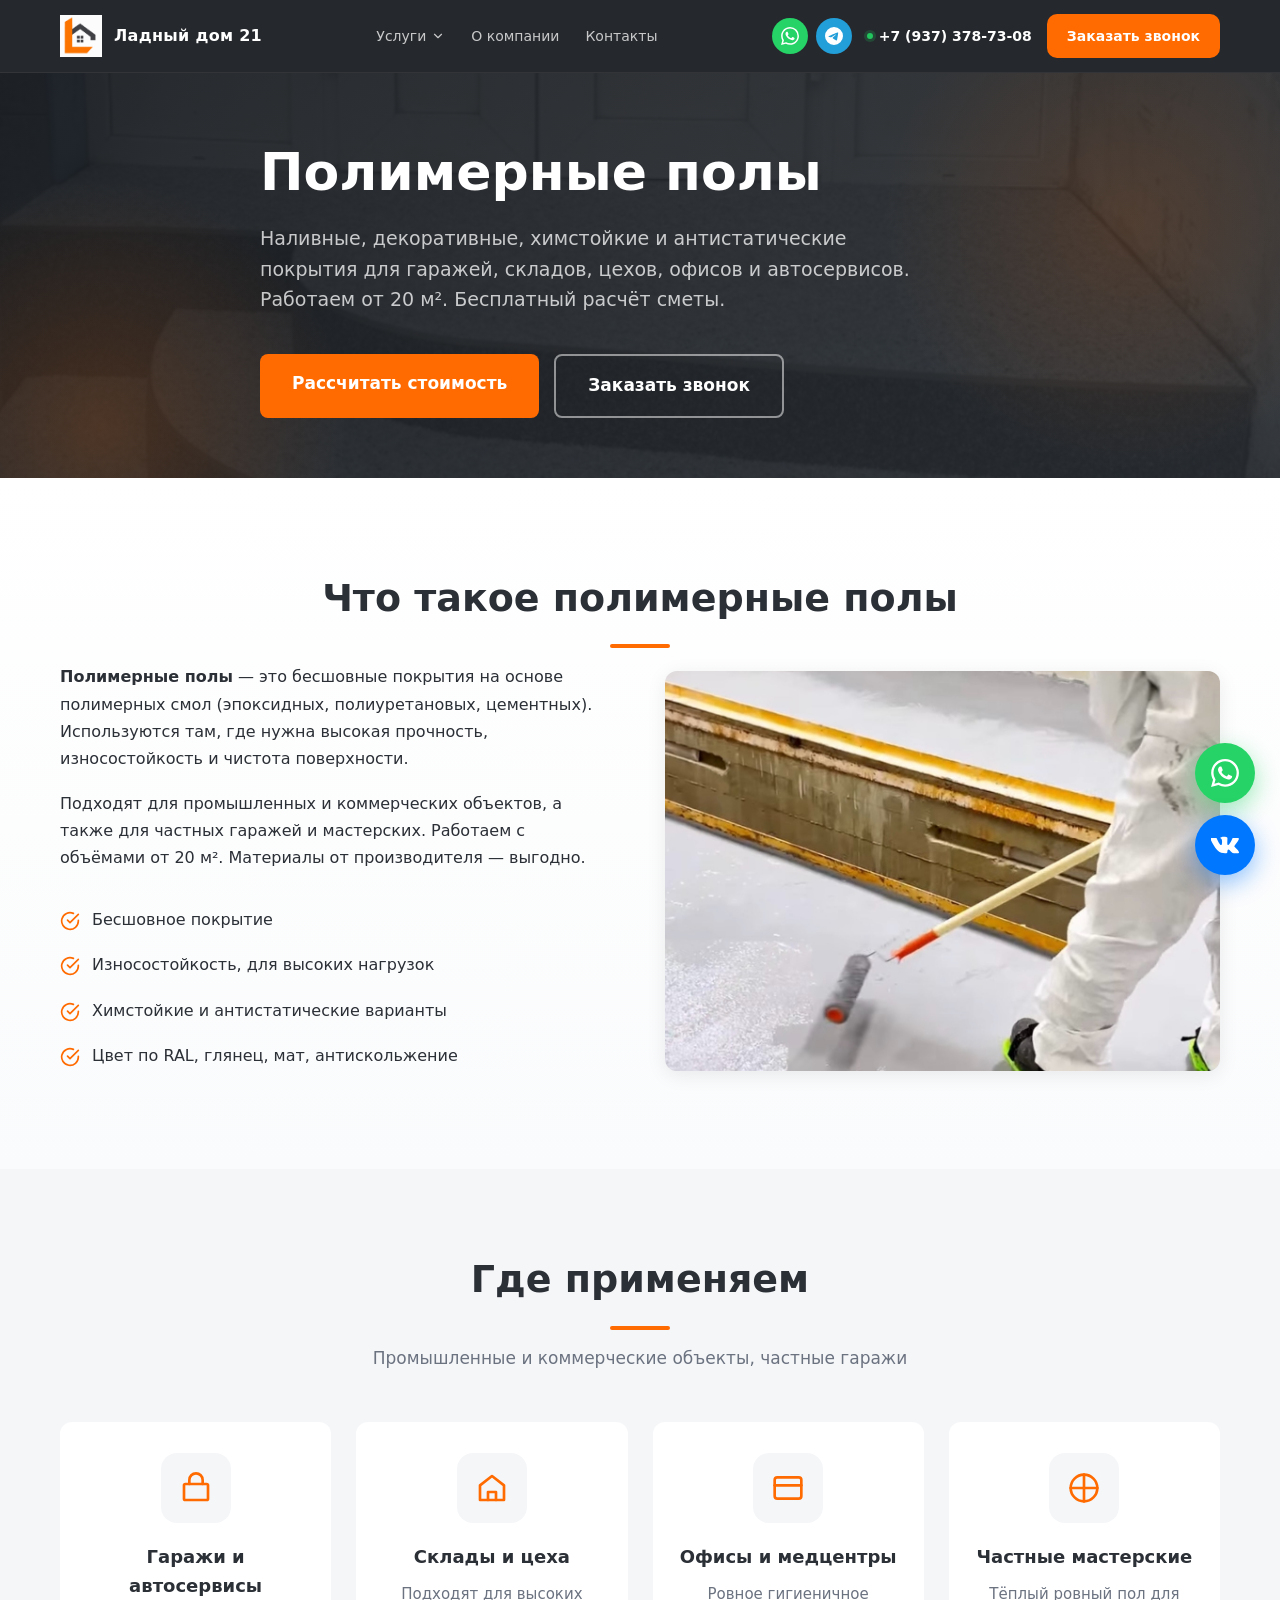
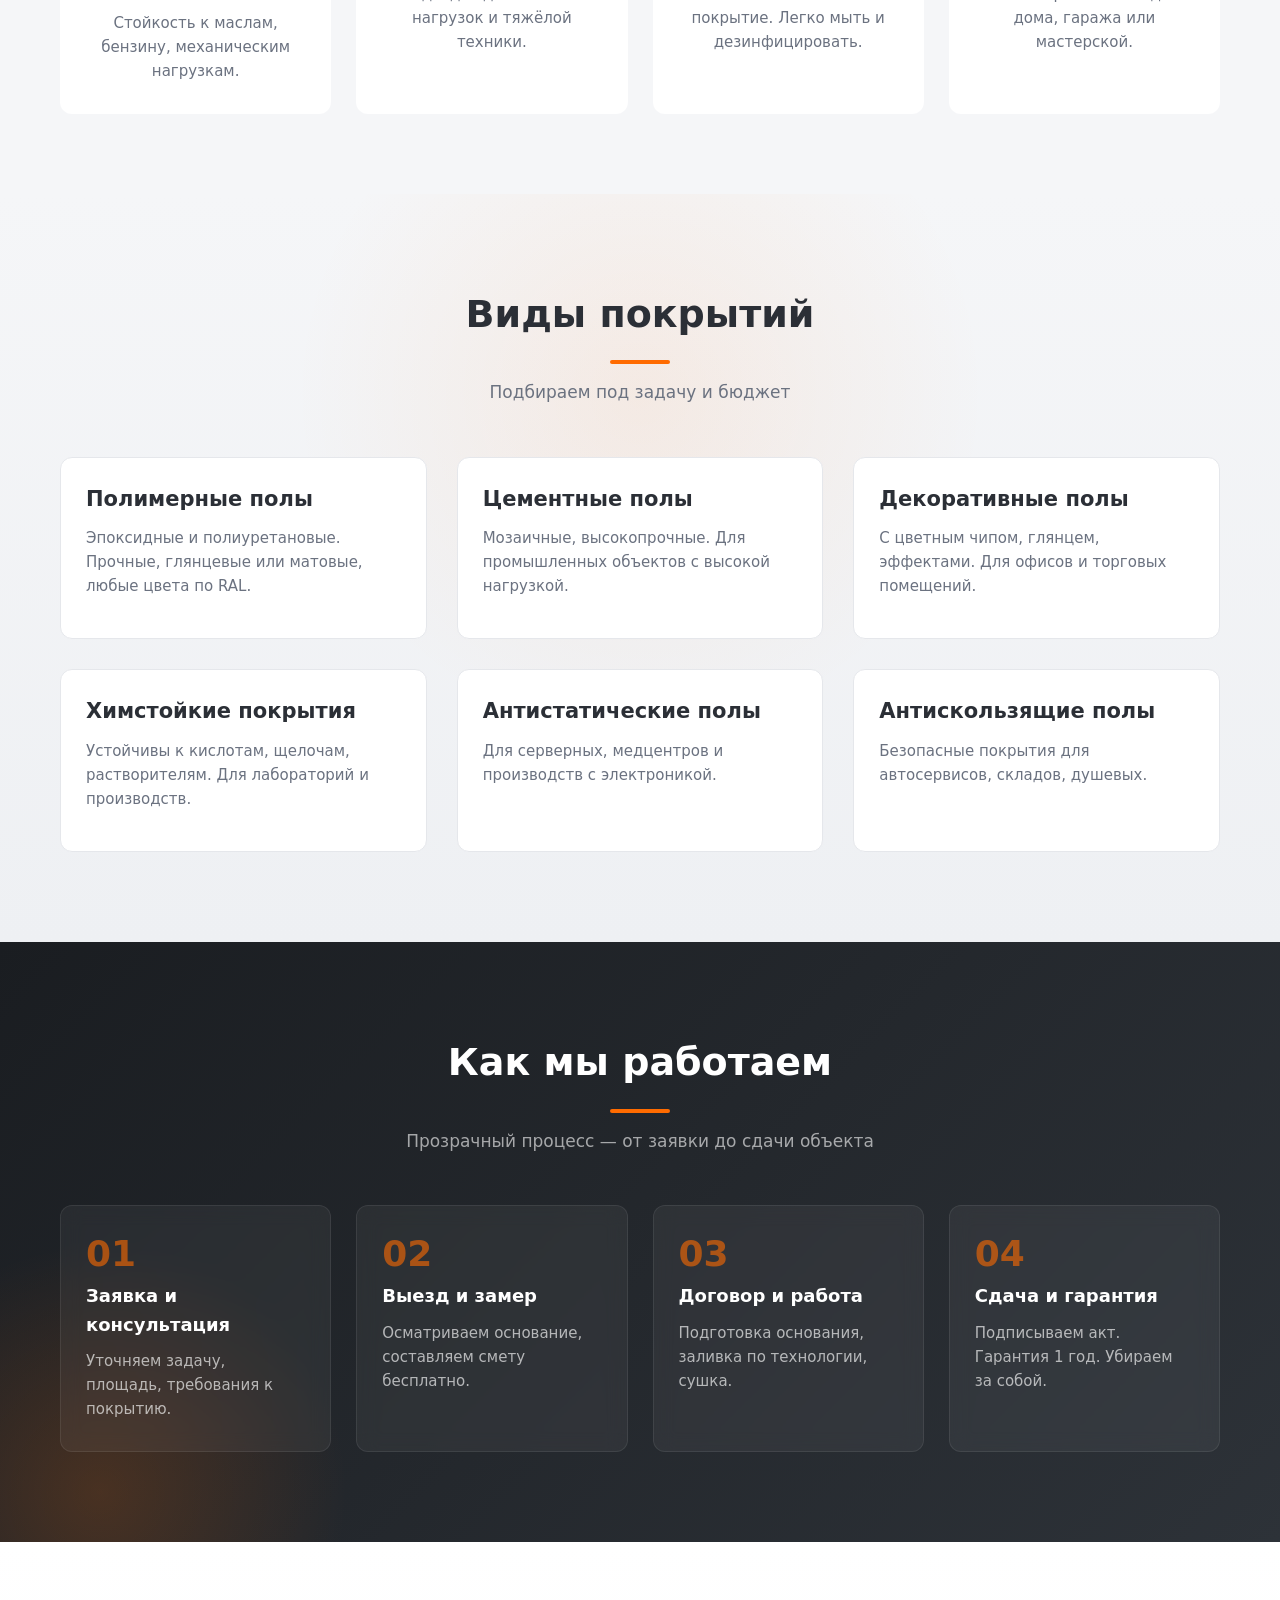
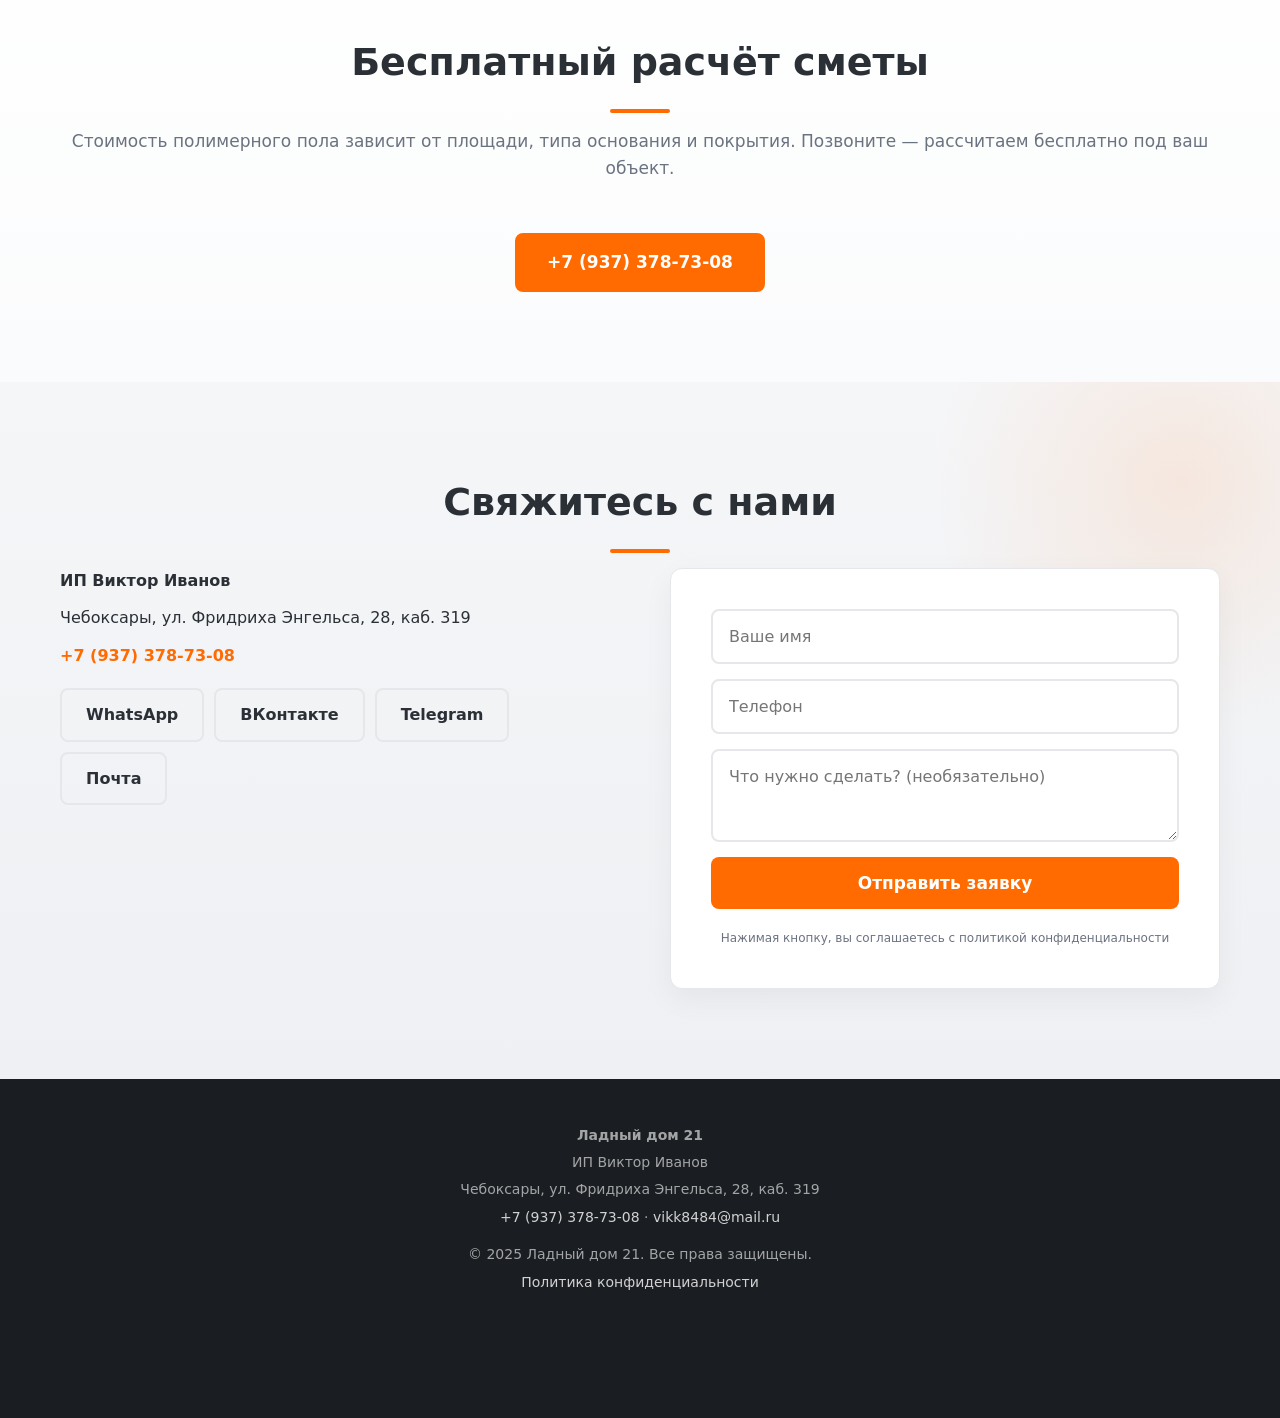
<file: polimery.html>
<!DOCTYPE html>
<html lang="ru">
<head>
<meta charset="UTF-8">
<meta name="viewport" content="width=device-width, initial-scale=1.0">
<title>Полимерные полы — Ладный дом 21</title>
<meta name="description" content="Полимерные полы для гаражей, складов, цехов, офисов и автосервисов. Бесшовные, износостойкие, химстойкие, антистатические покрытия. Цвет по RAL. Работаем от 20 м². Бесплатный расчёт сметы.">
<link rel="icon" type="image/png" href="img/logo.png">
    <link rel="apple-touch-icon" href="favicon.svg">
<link rel="stylesheet" href="css/style.css">
</head>
<body>

<!-- ============ ШАПКА ============ -->
<header class="header">
<div class="container header__inner">
<a href="index.html" class="logo">
    <img src="img/logo.png" alt="Ладный дом 21" class="logo__img">
    <span class="logo__text">Ладный дом 21</span>
</a>
<nav class="nav">
    <div class="nav__dropdown">
        <a href="#" class="nav__link nav__link--dropdown">
            Услуги
            <svg viewBox="0 0 24 24" fill="none" stroke="currentColor" stroke-width="2" stroke-linecap="round" stroke-linejoin="round" width="14" height="14">
                <polyline points="6 9 12 15 18 9"/>
            </svg>
        </a>
        <div class="nav__submenu">
            <a href="kamen.html" class="nav__submenu-link">Каменный ковёр</a>
            <a href="beton.html" class="nav__submenu-link">Бетонные работы</a>
            <a href="teplo.html" class="nav__submenu-link">Тепловизор</a>
            <a href="uteplenie.html" class="nav__submenu-link">Утепление</a>
            <a href="otdelka.html" class="nav__submenu-link">Отделка и благоустройство</a>
            <a href="polimery.html" class="nav__submenu-link">Полимерные полы</a>
            <a href="krovlya.html" class="nav__submenu-link">Кровля</a>
        </div>
    </div>
    <a href="about.html" class="nav__link">О компании</a>
    <a href="contacts.html" class="nav__link">Контакты</a>
</nav>
<div class="header__contacts">
                <div class="header__socials">
                    <a href="https://wa.me/79373787308" target="_blank" class="header__social header__social--wa" aria-label="WhatsApp">
                        <svg viewBox="0 0 24 24" fill="currentColor" width="18" height="18">
                            <path d="M17.472 14.382c-.297-.149-1.758-.867-2.03-.967-.273-.099-.471-.148-.67.15-.197.297-.767.966-.94 1.164-.173.199-.347.223-.644.075-.297-.15-1.255-.463-2.39-1.475-.883-.788-1.48-1.761-1.653-2.059-.173-.297-.018-.458.13-.606.134-.133.298-.347.446-.52.149-.174.198-.298.298-.497.099-.198.05-.371-.025-.52-.075-.149-.669-1.612-.916-2.207-.242-.579-.487-.5-.669-.51-.173-.008-.371-.01-.57-.01-.198 0-.52.074-.792.372-.272.297-1.04 1.016-1.04 2.479 0 1.462 1.065 2.875 1.213 3.074.149.198 2.096 3.2 5.077 4.487.709.306 1.262.489 1.694.625.712.227 1.36.195 1.871.118.571-.085 1.758-.719 2.006-1.413.248-.694.248-1.289.173-1.413-.074-.124-.272-.198-.57-.347m-5.421 7.403h-.004a9.87 9.87 0 01-5.031-1.378l-.361-.214-3.741.982.998-3.648-.235-.374a9.86 9.86 0 01-1.51-5.26c.001-5.45 4.436-9.884 9.888-9.884 2.64 0 5.122 1.03 6.988 2.898a9.825 9.825 0 012.893 6.994c-.003 5.45-4.437 9.884-9.885 9.884m8.413-18.297A11.815 11.815 0 0012.05 0C5.495 0 .16 5.335.157 11.892c0 2.096.547 4.142 1.588 5.945L.057 24l6.305-1.654a11.882 11.882 0 005.683 1.448h.005c6.554 0 11.89-5.335 11.893-11.893a11.821 11.821 0 00-3.48-8.413Z"/>
                        </svg>
                    </a>
                    <a href="https://t.me/Viktor_Uta" target="_blank" class="header__social header__social--tg" aria-label="Telegram">
                        <svg viewBox="0 0 24 24" fill="currentColor" width="18" height="18">
                            <path d="M11.944 0A12 12 0 0 0 0 12a12 12 0 0 0 12 12 12 12 0 0 0 12-12A12 12 0 0 0 12 0a12 12 0 0 0-.056 0zm4.962 7.224c.1-.002.321.023.465.14a.506.506 0 0 1 .171.325c.016.093.036.306.02.472-.18 1.898-.962 6.502-1.36 8.627-.168.9-.499 1.201-.82 1.23-.696.065-1.225-.46-1.9-.902-1.056-.693-1.653-1.124-2.678-1.8-1.185-.78-.417-1.21.258-1.91.177-.184 3.247-2.977 3.307-3.23.007-.032.014-.15-.056-.212s-.174-.041-.249-.024c-.106.024-1.793 1.14-5.061 3.345-.48.33-.913.49-1.302.48-.428-.008-1.252-.241-1.865-.44-.752-.245-1.349-.374-1.297-.789.027-.216.325-.437.893-.663 3.498-1.524 5.83-2.529 6.998-3.014 3.332-1.386 4.025-1.627 4.476-1.635z"/>
                        </svg>
                    </a>
                </div>
                <a href="tel:+79373787308" class="header__phone">+7 (937) 378-73-08</a>
                <a href="#contacts" class="btn btn--primary">Заказать звонок</a>
            </div>
<button class="burger" aria-label="Меню">
<span></span><span></span><span></span>
</button>
</div>
</header>

<!-- ============ HERO ============ -->
<section class="hero hero--service">
<div class="container hero__inner">
<h1 class="hero__title">
Полимерные полы
</h1>
<p class="hero__subtitle">
Наливные, декоративные, химстойкие и антистатические покрытия
для гаражей, складов, цехов, офисов и автосервисов.
Работаем от 20 м². Бесплатный расчёт сметы.
</p>
<div class="hero__buttons">
<a href="#calculator" class="btn btn--primary btn--big">Рассчитать стоимость</a>
<a href="#contacts" class="btn btn--ghost btn--big">Заказать звонок</a>
</div>
</div>
</section>

<!-- ============ ЧТО ЭТО ============ -->
<section class="about-service">
<div class="container">
<h2 class="section-title">Что такое полимерные полы</h2>
<div class="about-service__grid">
<div class="about-service__text">
<p>
<strong>Полимерные полы</strong> — это бесшовные покрытия
на основе полимерных смол (эпоксидных, полиуретановых,
цементных). Используются там, где нужна высокая прочность,
износостойкость и чистота поверхности.
</p>
<p>
Подходят для промышленных и коммерческих объектов,
а также для частных гаражей и мастерских. Работаем
с объёмами от 20 м². Материалы от производителя — выгодно.
</p>
<ul class="about-service__list">
<li>
<svg viewBox="0 0 24 24" fill="none" stroke="currentColor" stroke-width="2" stroke-linecap="round" stroke-linejoin="round">
<path d="M22 11.08V12a10 10 0 1 1-5.93-9.14"/>
<polyline points="22 4 12 14.01 9 11.01"/>
</svg>
Бесшовное покрытие
</li>
<li>
<svg viewBox="0 0 24 24" fill="none" stroke="currentColor" stroke-width="2" stroke-linecap="round" stroke-linejoin="round">
<path d="M22 11.08V12a10 10 0 1 1-5.93-9.14"/>
<polyline points="22 4 12 14.01 9 11.01"/>
</svg>
Износостойкость, для высоких нагрузок
</li>
<li>
<svg viewBox="0 0 24 24" fill="none" stroke="currentColor" stroke-width="2" stroke-linecap="round" stroke-linejoin="round">
<path d="M22 11.08V12a10 10 0 1 1-5.93-9.14"/>
<polyline points="22 4 12 14.01 9 11.01"/>
</svg>
Химстойкие и антистатические варианты
</li>
<li>
<svg viewBox="0 0 24 24" fill="none" stroke="currentColor" stroke-width="2" stroke-linecap="round" stroke-linejoin="round">
<path d="M22 11.08V12a10 10 0 1 1-5.93-9.14"/>
<polyline points="22 4 12 14.01 9 11.01"/>
</svg>
Цвет по RAL, глянец, мат, антискольжение
</li>
</ul>
</div>
<div class="about-service__img" style="background-image: url('img/polimery/polimer-zalivka.jpg');"></div>
</div>
</div>
</section>

<!-- ============ ГДЕ ПРИМЕНЯЕМ ============ -->
<section class="features">
<div class="container">
<h2 class="section-title">Где применяем</h2>
<p class="section-subtitle">Промышленные и коммерческие объекты, частные гаражи</p>
<div class="features__grid">

<div class="feature-card">
<div class="feature-card__icon">
<svg viewBox="0 0 24 24" fill="none" stroke="currentColor" stroke-width="2" stroke-linecap="round" stroke-linejoin="round">
<rect x="3" y="9" width="18" height="12" rx="1"/>
<path d="M7 9V6a5 5 0 0 1 10 0v3"/>
</svg>
</div>
<h3>Гаражи и автосервисы</h3>
<p>Стойкость к маслам, бензину, механическим нагрузкам.</p>
</div>

<div class="feature-card">
<div class="feature-card__icon">
<svg viewBox="0 0 24 24" fill="none" stroke="currentColor" stroke-width="2" stroke-linecap="round" stroke-linejoin="round">
<path d="M3 21h18M3 10l9-7 9 7v11H3z"/>
<path d="M9 21v-6h6v6"/>
</svg>
</div>
<h3>Склады и цеха</h3>
<p>Подходят для высоких нагрузок и тяжёлой техники.</p>
</div>

<div class="feature-card">
<div class="feature-card__icon">
<svg viewBox="0 0 24 24" fill="none" stroke="currentColor" stroke-width="2" stroke-linecap="round" stroke-linejoin="round">
<rect x="2" y="4" width="20" height="16" rx="2"/>
<path d="M2 10h20"/>
</svg>
</div>
<h3>Офисы и медцентры</h3>
<p>Ровное гигиеничное покрытие. Легко мыть и дезинфицировать.</p>
</div>

<div class="feature-card">
<div class="feature-card__icon">
<svg viewBox="0 0 24 24" fill="none" stroke="currentColor" stroke-width="2" stroke-linecap="round" stroke-linejoin="round">
<circle cx="12" cy="12" r="10"/>
<path d="M12 2v20M2 12h20"/>
</svg>
</div>
<h3>Частные мастерские</h3>
<p>Тёплый ровный пол для дома, гаража или мастерской.</p>
</div>

</div>
</div>
</section>

<!-- ============ ВИДЫ ПОКРЫТИЙ ============ -->
<section class="services services--gray">
<div class="container">
<h2 class="section-title">Виды покрытий</h2>
<p class="section-subtitle">Подбираем под задачу и бюджет</p>
<div class="services__grid services__grid--3">

<div class="service-card">
<div class="service-card__body">
<h3>Полимерные полы</h3>
<p>Эпоксидные и полиуретановые. Прочные, глянцевые или матовые, любые цвета по RAL.</p>
</div>
</div>

<div class="service-card">
<div class="service-card__body">
<h3>Цементные полы</h3>
<p>Мозаичные, высокопрочные. Для промышленных объектов с высокой нагрузкой.</p>
</div>
</div>

<div class="service-card">
<div class="service-card__body">
<h3>Декоративные полы</h3>
<p>С цветным чипом, глянцем, эффектами. Для офисов и торговых помещений.</p>
</div>
</div>

<div class="service-card">
<div class="service-card__body">
<h3>Химстойкие покрытия</h3>
<p>Устойчивы к кислотам, щелочам, растворителям. Для лабораторий и производств.</p>
</div>
</div>

<div class="service-card">
<div class="service-card__body">
<h3>Антистатические полы</h3>
<p>Для серверных, медцентров и производств с электроникой.</p>
</div>
</div>

<div class="service-card">
<div class="service-card__body">
<h3>Антискользящие полы</h3>
<p>Безопасные покрытия для автосервисов, складов, душевых.</p>
</div>
</div>

</div>
</div>
</section>

<!-- ============ ЭТАПЫ ============ -->
<section class="steps">
<div class="container">
<h2 class="section-title">Как мы работаем</h2>
<p class="section-subtitle">Прозрачный процесс — от заявки до сдачи объекта</p>
<div class="steps__grid">
<div class="step-card">
<span class="step-card__num">01</span>
<h3>Заявка и консультация</h3>
<p>Уточняем задачу, площадь, требования к покрытию.</p>
</div>
<div class="step-card">
<span class="step-card__num">02</span>
<h3>Выезд и замер</h3>
<p>Осматриваем основание, составляем смету бесплатно.</p>
</div>
<div class="step-card">
<span class="step-card__num">03</span>
<h3>Договор и работа</h3>
<p>Подготовка основания, заливка по технологии, сушка.</p>
</div>
<div class="step-card">
<span class="step-card__num">04</span>
<h3>Сдача и гарантия</h3>
<p>Подписываем акт. Гарантия 1 год. Убираем за собой.</p>
</div>
</div>
</div>
</section>

<!-- ============ ПРИЗЫВ ============ -->
<section class="price">
<div class="container">
<h2 class="section-title">Бесплатный расчёт сметы</h2>
<p class="section-subtitle">
Стоимость полимерного пола зависит от площади, типа основания и покрытия.
Позвоните — рассчитаем бесплатно под ваш объект.
</p>
<div style="text-align: center; margin-top: 30px;">
<a href="tel:+79373787308" class="btn btn--primary btn--big">+7 (937) 378-73-08</a>
</div>
</div>
</section>

<!-- ============ КОНТАКТЫ ============ -->
<section class="contacts" id="contacts">
<div class="container">
<h2 class="section-title">Свяжитесь с нами</h2>
<div class="contacts__inner">
<div class="contacts__info">
                    <p><strong>ИП Виктор Иванов</strong></p>
                    <p>Чебоксары, ул. Фридриха Энгельса, 28, каб. 319</p>
                    <p><a href="tel:+79373787308">+7 (937) 378-73-08</a></p>
                    <div class="contacts__social">
                        <a href="https://wa.me/79373787308?text=Здравствуйте!%20Хочу%20узнать%20по%20услугам" target="_blank" class="btn btn--ghost">WhatsApp</a>
                        <a href="https://vk.ru/viktoriv" target="_blank" class="btn btn--ghost">ВКонтакте</a>
                        <a href="https://t.me/Viktor_Uta" target="_blank" class="btn btn--ghost">Telegram</a>
                        <a href="mailto:vikk8484@mail.ru" class="btn btn--ghost">Почта</a>
                    </div>
                </div>
<form class="contacts__form"
                      name="callback"
                      method="POST"
                      data-netlify="true"
                      netlify-honeypot="bot-field">
                    <!-- Скрытое поле: имя формы для Netlify -->
                    <input type="hidden" name="form-name" value="callback" />
                    <!-- Скрытое поле-ловушка для ботов (не заполнять!) -->
                    <p style="display:none;">
                        <label>Не заполняйте это поле: <input name="bot-field" /></label>
                    </p>

                    <input type="text" name="name" placeholder="Ваше имя" required>
                    <input type="tel" name="phone" placeholder="Телефон" required>
                    <textarea name="message" placeholder="Что нужно сделать? (необязательно)" rows="3"></textarea>

                    <button type="submit" class="btn btn--primary btn--big">Отправить заявку</button>
                    <p class="contacts__form-note">Нажимая кнопку, вы соглашаетесь с политикой конфиденциальности</p>
                </form>
</div>
</div>
</section>

<!-- ============ ПОДВАЛ ============ -->
<footer class="footer">
    <div class="container">
        <p><strong>Ладный дом 21</strong></p>
        <p>ИП Виктор Иванов</p>
        <p>Чебоксары, ул. Фридриха Энгельса, 28, каб. 319</p>
        <p><a href="tel:+79373787308">+7 (937) 378-73-08</a> · <a href="mailto:vikk8484@mail.ru">vikk8484@mail.ru</a></p>
        <p style="margin-top: 15px;">© 2025 Ладный дом 21. Все права защищены.</p>
        <p><a href="privacy.html">Политика конфиденциальности</a></p>
    </div>
</footer>

<script src="js/script.js"></script>
<!-- Плавающие кнопки мессенджеров -->
    <div class="float-buttons">

        <!-- WhatsApp -->
        <a href="https://wa.me/79373787308?text=Здравствуйте!%20Хочу%20узнать%20по%20услугам" target="_blank" class="float-btn float-btn--whatsapp" aria-label="Написать в WhatsApp">
            <svg viewBox="0 0 24 24" fill="currentColor" width="28" height="28">
                <path d="M17.472 14.382c-.297-.149-1.758-.867-2.03-.967-.273-.099-.471-.148-.67.15-.197.297-.767.966-.94 1.164-.173.199-.347.223-.644.075-.297-.15-1.255-.463-2.39-1.475-.883-.788-1.48-1.761-1.653-2.059-.173-.297-.018-.458.13-.606.134-.133.298-.347.446-.52.149-.174.198-.298.298-.497.099-.198.05-.371-.025-.52-.075-.149-.669-1.612-.916-2.207-.242-.579-.487-.5-.669-.51-.173-.008-.371-.01-.57-.01-.198 0-.52.074-.792.372-.272.297-1.04 1.016-1.04 2.479 0 1.462 1.065 2.875 1.213 3.074.149.198 2.096 3.2 5.077 4.487.709.306 1.262.489 1.694.625.712.227 1.36.195 1.871.118.571-.085 1.758-.719 2.006-1.413.248-.694.248-1.289.173-1.413-.074-.124-.272-.198-.57-.347m-5.421 7.403h-.004a9.87 9.87 0 01-5.031-1.378l-.361-.214-3.741.982.998-3.648-.235-.374a9.86 9.86 0 01-1.51-5.26c.001-5.45 4.436-9.884 9.888-9.884 2.64 0 5.122 1.03 6.988 2.898a9.825 9.825 0 012.893 6.994c-.003 5.45-4.437 9.884-9.885 9.884m8.413-18.297A11.815 11.815 0 0012.05 0C5.495 0 .16 5.335.157 11.892c0 2.096.547 4.142 1.588 5.945L.057 24l6.305-1.654a11.882 11.882 0 005.683 1.448h.005c6.554 0 11.89-5.335 11.893-11.893a11.821 11.821 0 00-3.48-8.413Z"/>
            </svg>
        </a>

        <!-- ВКонтакте -->
        <a href="https://vk.ru/viktoriv" target="_blank" class="float-btn float-btn--vk" aria-label="Написать в ВК">
            <svg viewBox="0 0 24 24" fill="currentColor" width="28" height="28">
                <path d="M13.162 18.994c.609 0 .858-.406.851-.915-.031-1.917.714-2.949 2.059-1.604 1.488 1.488 1.796 2.519 3.603 2.519h3.2c.808 0 1.126-.26 1.126-.668 0-.863-1.421-2.386-2.625-3.504-1.686-1.565-1.765-1.602-.313-3.486 1.801-2.339 4.157-5.336 2.073-5.336h-3.981c-.772 0-.828.435-1.103 1.083-.995 2.347-2.886 5.387-3.604 4.922-.751-.485-.407-2.406-.35-5.261.015-.754.011-1.271-1.141-1.539-.629-.145-1.241-.205-1.809-.205-2.273 0-3.841.953-2.95 1.119 1.571.293 1.42 3.692 1.054 5.16-.638 2.556-3.036-2.024-4.035-4.305-.241-.548-.315-.974-1.175-.974H.258c-.492 0-.787.16-.787.516 0 .602 2.96 6.72 5.786 9.77 2.756 2.975 5.48 2.708 7.905 2.708z"/>
            </svg>
        </a>

    </div>
</body>
</html>
</file>
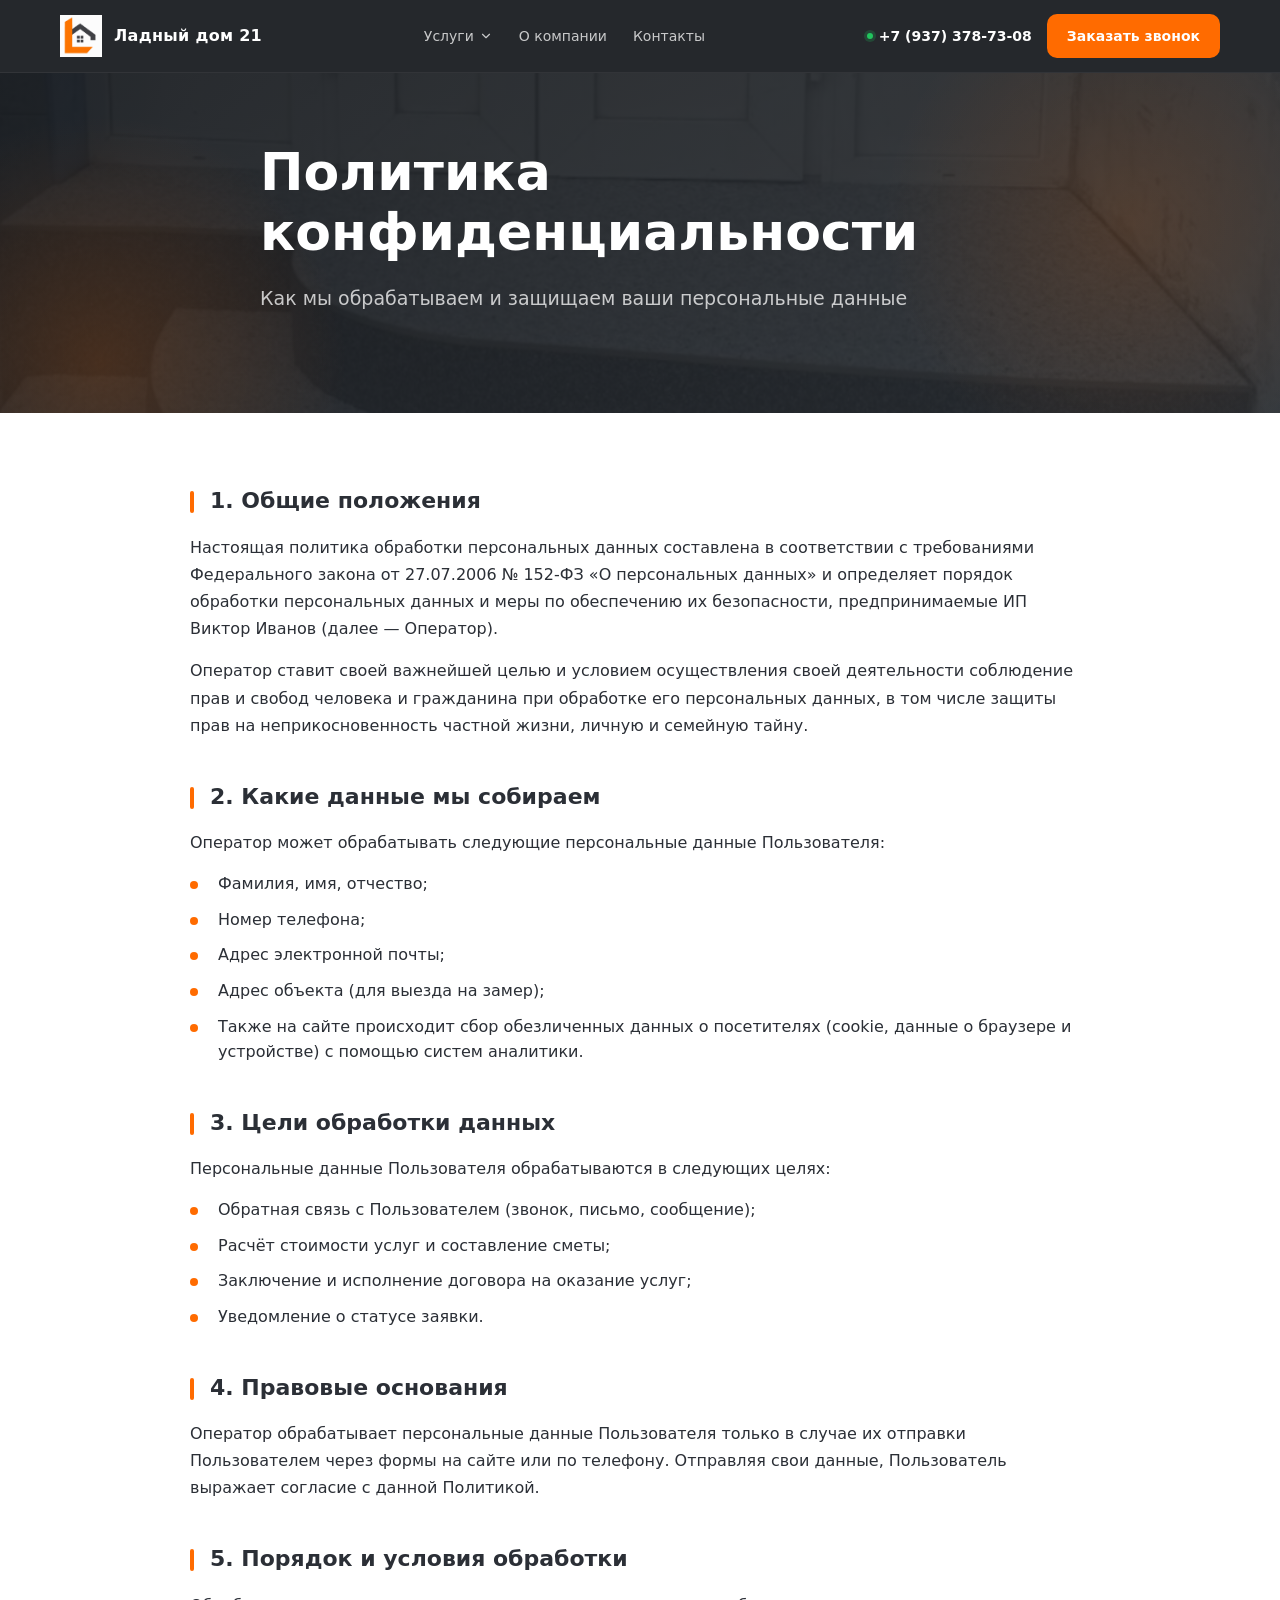
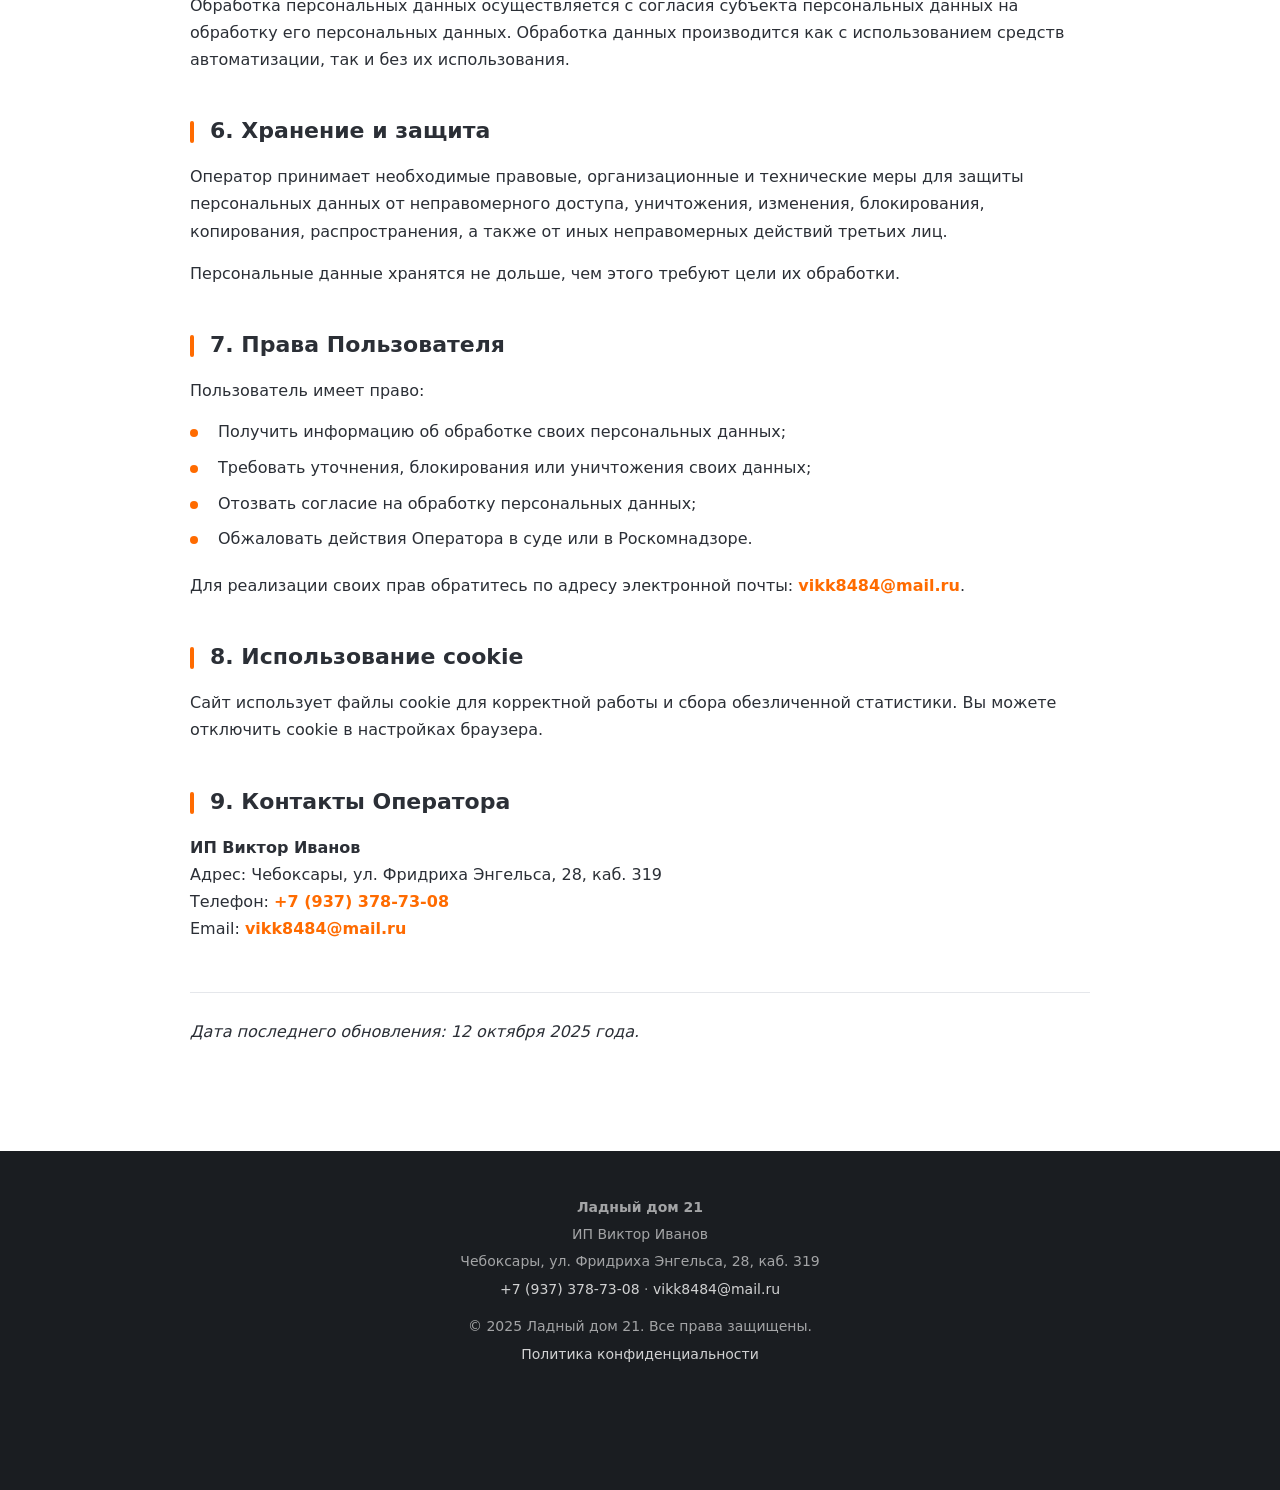
<file: privacy.html>
<!DOCTYPE html>
<html lang="ru">
<head>
<meta charset="UTF-8">
<meta name="viewport" content="width=device-width, initial-scale=1.0">
<title>Политика конфиденциальности — Ладный дом 21</title>
<meta name="description" content="Политика конфиденциальности ИП Виктор Иванов. Обработка персональных данных в соответствии с ФЗ-152.">
<link rel="icon" type="image/png" href="img/logo.png">
<link rel="stylesheet" href="css/style.css">
</head>
<body>

<!-- ============ ШАПКА ============ -->
<header class="header">
<div class="container header__inner">
<a href="index.html" class="logo">
    <img src="img/logo.png" alt="Ладный дом 21" class="logo__img">
    <span class="logo__text">Ладный дом 21</span>
</a>
<nav class="nav">
<div class="nav__dropdown">
<a href="#" class="nav__link nav__link--dropdown">
Услуги
<svg viewBox="0 0 24 24" fill="none" stroke="currentColor" stroke-width="2" stroke-linecap="round" stroke-linejoin="round" width="14" height="14">
<polyline points="6 9 12 15 18 9"/>
</svg>
</a>
<div class="nav__submenu">
<a href="kamen.html" class="nav__submenu-link">Каменный ковёр</a>
<a href="beton.html" class="nav__submenu-link">Бетонные работы</a>
<a href="teplo.html" class="nav__submenu-link">Тепловизор</a>
<a href="uteplenie.html" class="nav__submenu-link">Утепление</a>
<a href="otdelka.html" class="nav__submenu-link">Отделка и благоустройство</a>
<a href="polimery.html" class="nav__submenu-link">Полимерные полы</a>
<a href="krovlya.html" class="nav__submenu-link">Кровля</a>
</div>
</div>
<a href="about.html" class="nav__link">О компании</a>
<a href="contacts.html" class="nav__link">Контакты</a>
</nav>
<div class="header__contacts">
<a href="tel:+79373787308" class="header__phone">+7 (937) 378-73-08</a>
<a href="contacts.html" class="btn btn--primary">Заказать звонок</a>
</div>
<button class="burger" aria-label="Меню">
<span></span><span></span><span></span>
</button>
</div>
</header>

<!-- ============ HERO ============ -->
<section class="hero hero--service">
<div class="container hero__inner">
<h1 class="hero__title">Политика конфиденциальности</h1>
<p class="hero__subtitle">
Как мы обрабатываем и защищаем ваши персональные данные
</p>
</div>
</section>

<!-- ============ КОНТЕНТ ============ -->
<section class="legal">
<div class="container">
<div class="legal__content">

<h2>1. Общие положения</h2>
<p>
Настоящая политика обработки персональных данных составлена в соответствии
с требованиями Федерального закона от 27.07.2006 № 152-ФЗ «О персональных данных»
и определяет порядок обработки персональных данных и меры по обеспечению
их безопасности, предпринимаемые ИП Виктор Иванов (далее — Оператор).
</p>
<p>
Оператор ставит своей важнейшей целью и условием осуществления своей
деятельности соблюдение прав и свобод человека и гражданина при обработке
его персональных данных, в том числе защиты прав на неприкосновенность
частной жизни, личную и семейную тайну.
</p>

<h2>2. Какие данные мы собираем</h2>
<p>Оператор может обрабатывать следующие персональные данные Пользователя:</p>
<ul>
<li>Фамилия, имя, отчество;</li>
<li>Номер телефона;</li>
<li>Адрес электронной почты;</li>
<li>Адрес объекта (для выезда на замер);</li>
<li>Также на сайте происходит сбор обезличенных данных о посетителях (cookie, данные о браузере и устройстве) с помощью систем аналитики.</li>
</ul>

<h2>3. Цели обработки данных</h2>
<p>Персональные данные Пользователя обрабатываются в следующих целях:</p>
<ul>
<li>Обратная связь с Пользователем (звонок, письмо, сообщение);</li>
<li>Расчёт стоимости услуг и составление сметы;</li>
<li>Заключение и исполнение договора на оказание услуг;</li>
<li>Уведомление о статусе заявки.</li>
</ul>

<h2>4. Правовые основания</h2>
<p>
Оператор обрабатывает персональные данные Пользователя только в случае
их отправки Пользователем через формы на сайте или по телефону.
Отправляя свои данные, Пользователь выражает согласие с данной Политикой.
</p>

<h2>5. Порядок и условия обработки</h2>
<p>
Обработка персональных данных осуществляется с согласия субъекта
персональных данных на обработку его персональных данных.
Обработка данных производится как с использованием средств автоматизации,
так и без их использования.
</p>

<h2>6. Хранение и защита</h2>
<p>
Оператор принимает необходимые правовые, организационные и технические меры
для защиты персональных данных от неправомерного доступа, уничтожения,
изменения, блокирования, копирования, распространения, а также от иных
неправомерных действий третьих лиц.
</p>
<p>
Персональные данные хранятся не дольше, чем этого требуют цели их обработки.
</p>

<h2>7. Права Пользователя</h2>
<p>Пользователь имеет право:</p>
<ul>
<li>Получить информацию об обработке своих персональных данных;</li>
<li>Требовать уточнения, блокирования или уничтожения своих данных;</li>
<li>Отозвать согласие на обработку персональных данных;</li>
<li>Обжаловать действия Оператора в суде или в Роскомнадзоре.</li>
</ul>
<p>
Для реализации своих прав обратитесь по адресу электронной почты:
<a href="mailto:vikk8484@mail.ru">vikk8484@mail.ru</a>.
</p>

<h2>8. Использование cookie</h2>
<p>
Сайт использует файлы cookie для корректной работы и сбора обезличенной
статистики. Вы можете отключить cookie в настройках браузера.
</p>

<h2>9. Контакты Оператора</h2>
<p>
<strong>ИП Виктор Иванов</strong><br>
Адрес: Чебоксары, ул. Фридриха Энгельса, 28, каб. 319<br>
Телефон: <a href="tel:+79373787308">+7 (937) 378-73-08</a><br>
Email: <a href="mailto:vikk8484@mail.ru">vikk8484@mail.ru</a>
</p>

<p class="legal__date">
Дата последнего обновления: 12 октября 2025 года.
</p>

</div>
</div>
</section>

<!-- ============ ПОДВАЛ ============ -->
<footer class="footer">
    <div class="container">
        <p><strong>Ладный дом 21</strong></p>
        <p>ИП Виктор Иванов</p>
        <p>Чебоксары, ул. Фридриха Энгельса, 28, каб. 319</p>
        <p><a href="tel:+79373787308">+7 (937) 378-73-08</a> · <a href="mailto:vikk8484@mail.ru">vikk8484@mail.ru</a></p>
        <p style="margin-top: 15px;">© 2025 Ладный дом 21. Все права защищены.</p>
        <p><a href="privacy.html">Политика конфиденциальности</a></p>
    </div>
</footer>

<script src="js/script.js"></script>
</body>
</html>
</file>
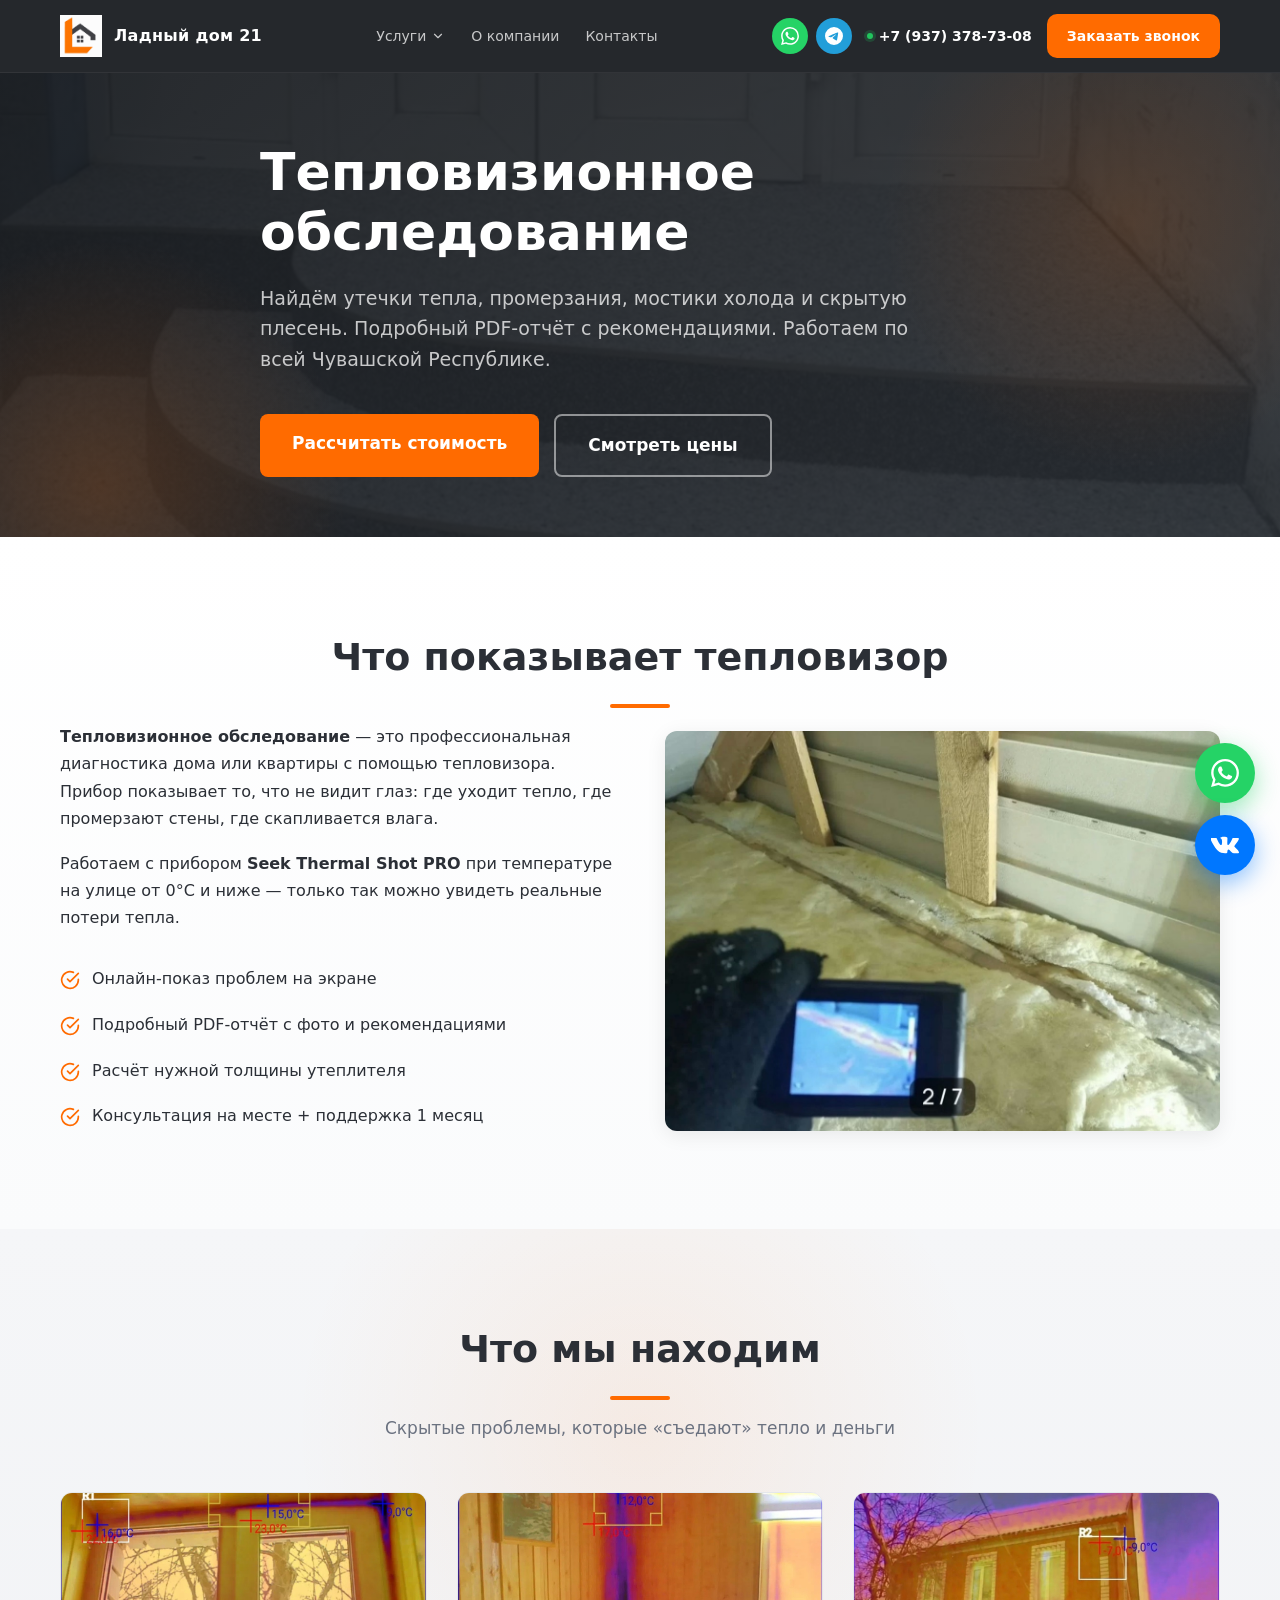
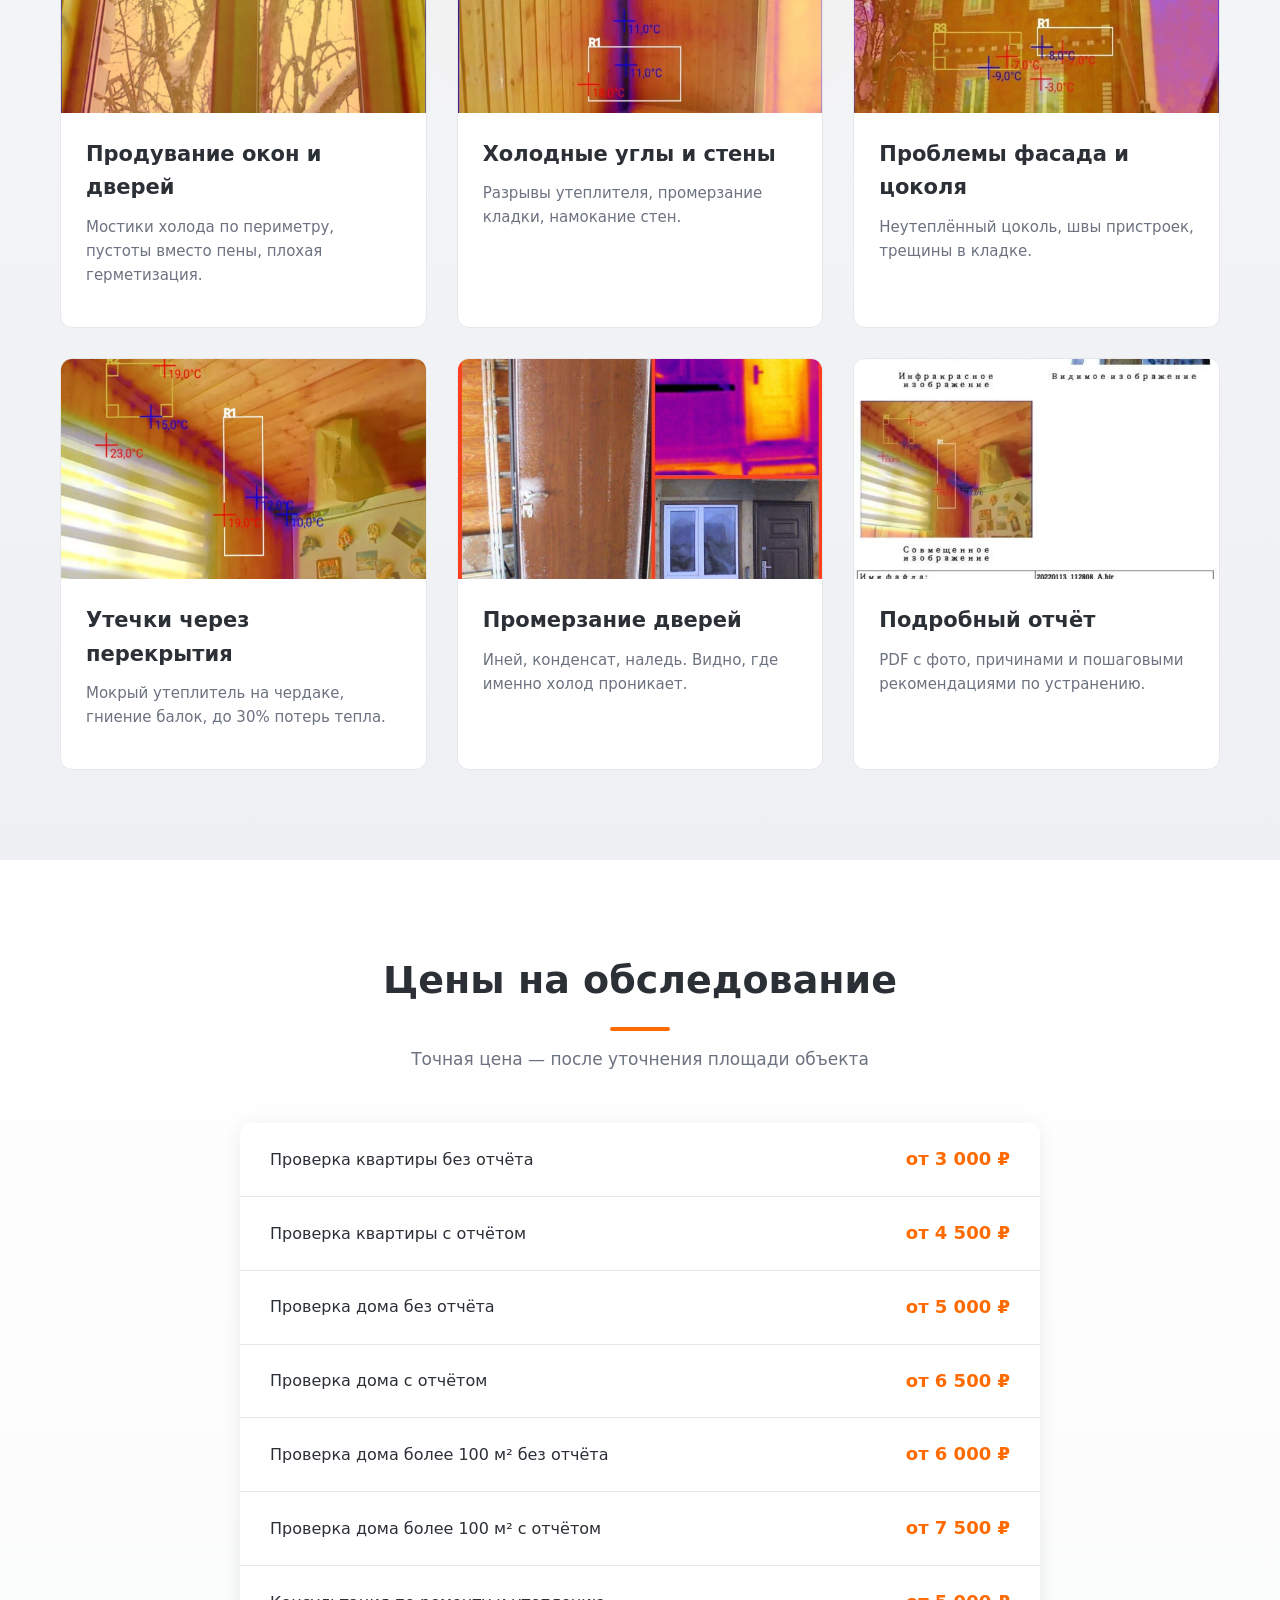
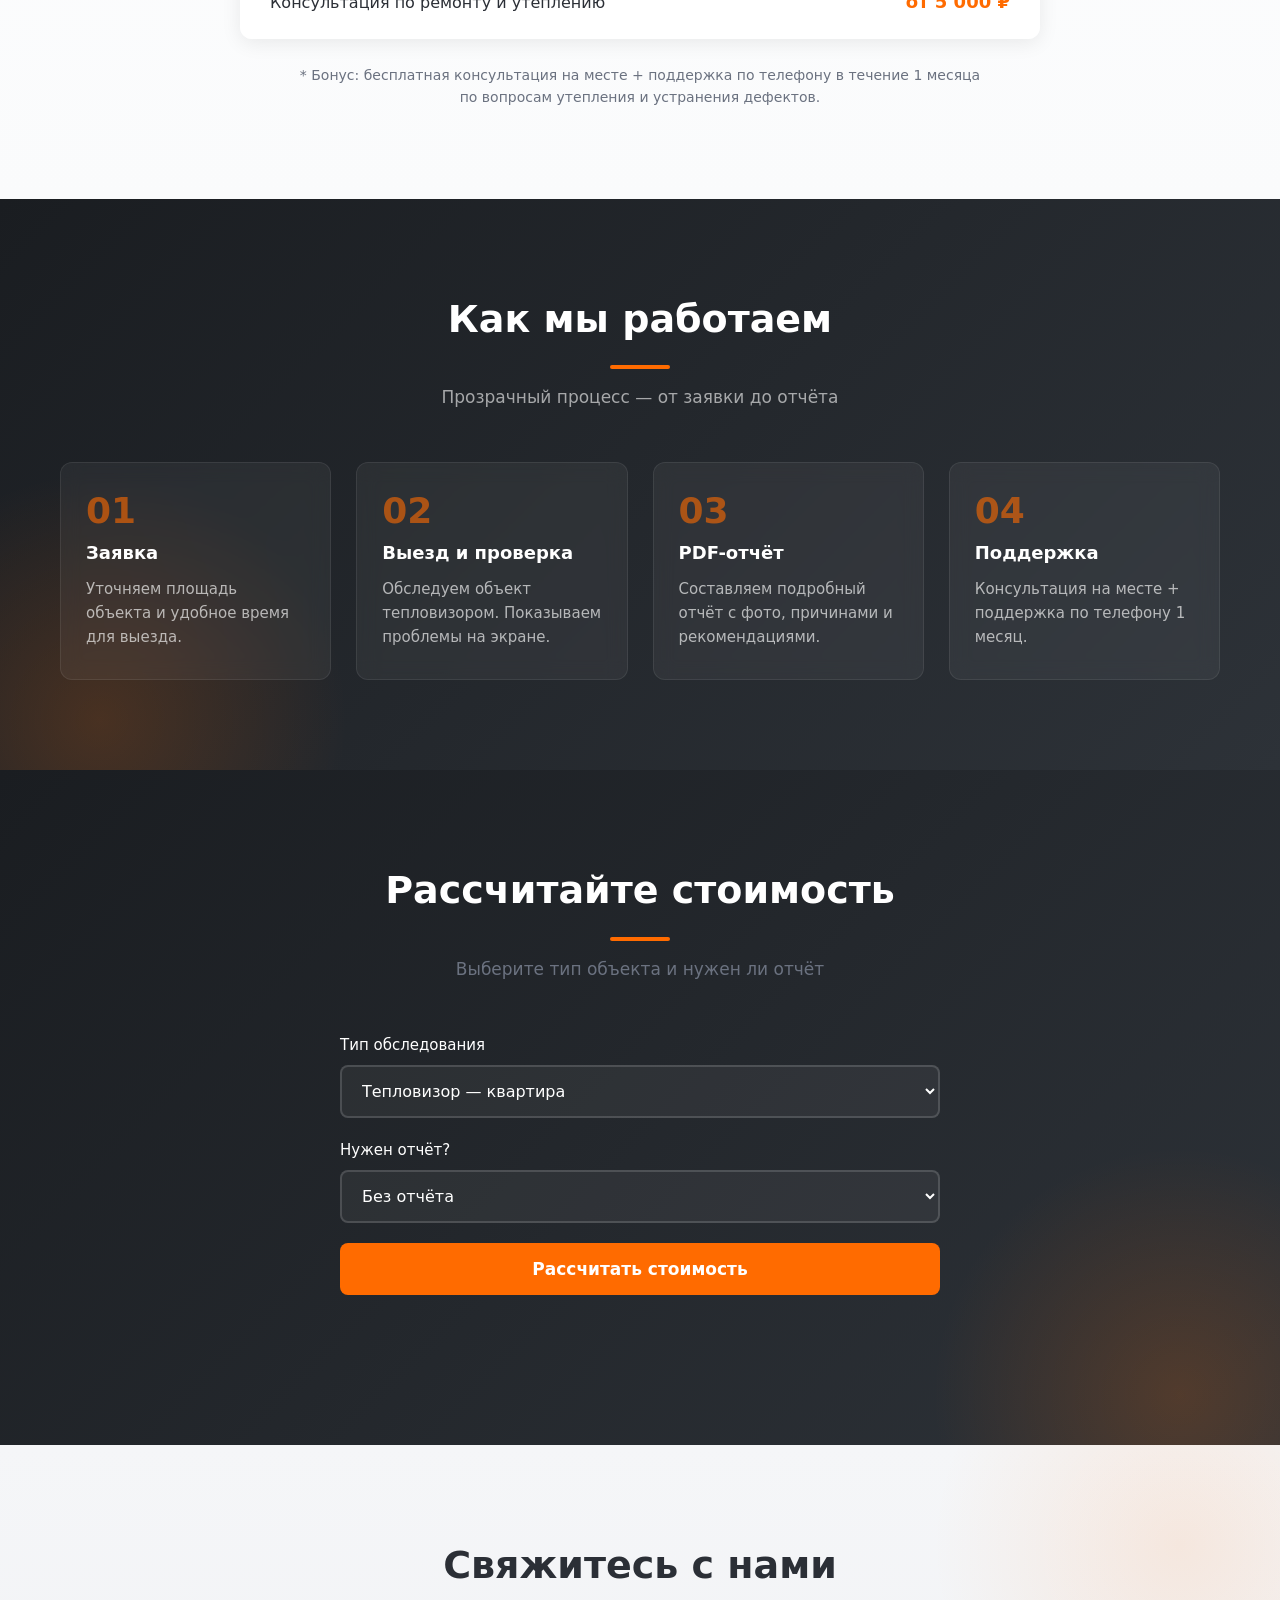
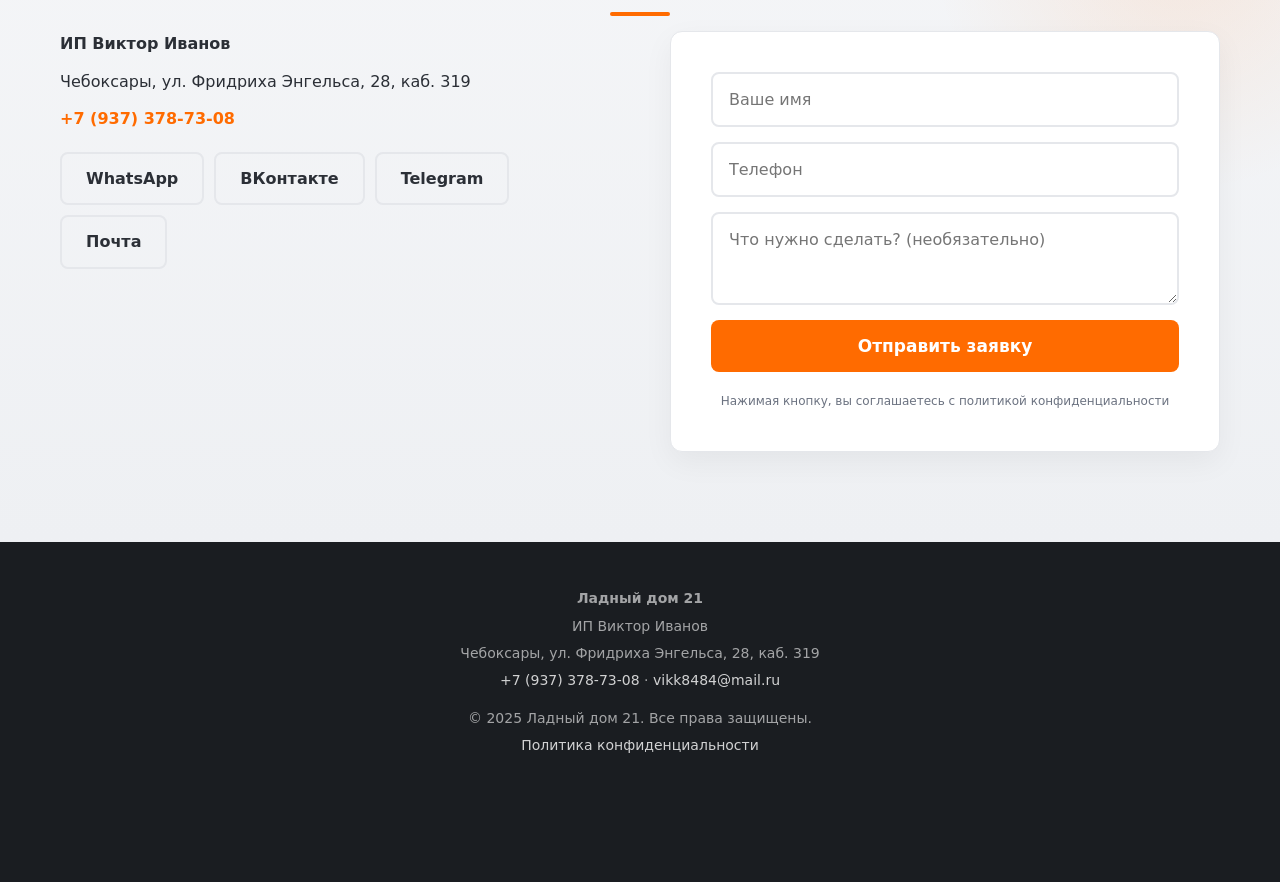
<file: teplo.html>
<!DOCTYPE html>
<html lang="ru">
<head>
<meta charset="UTF-8">
<meta name="viewport" content="width=device-width, initial-scale=1.0">
<title>Тепловизионное обследование — Ладный дом 21</title>
<meta name="description" content="Тепловизионное обследование дома и квартиры в Чувашии. Найдём утечки тепла, промерзания, мостики холода. Профессиональный прибор Seek Thermal Shot PRO. PDF-отчёт, поддержка 1 месяц.">
<link rel="icon" type="image/png" href="img/logo.png">
<link rel="apple-touch-icon" href="favicon.svg">
<link rel="stylesheet" href="css/style.css">
</head>
<body>

<!-- ============ ШАПКА ============ -->
<header class="header">
<div class="container header__inner">
<a href="index.html" class="logo">
    <img src="img/logo.png" alt="Ладный дом 21" class="logo__img">
    <span class="logo__text">Ладный дом 21</span>
</a>
<nav class="nav">
    <div class="nav__dropdown">
        <a href="#" class="nav__link nav__link--dropdown">
            Услуги
            <svg viewBox="0 0 24 24" fill="none" stroke="currentColor" stroke-width="2" stroke-linecap="round" stroke-linejoin="round" width="14" height="14">
                <polyline points="6 9 12 15 18 9"/>
            </svg>
        </a>
        <div class="nav__submenu">
            <a href="kamen.html" class="nav__submenu-link">Каменный ковёр</a>
            <a href="beton.html" class="nav__submenu-link">Бетонные работы</a>
            <a href="teplo.html" class="nav__submenu-link">Тепловизор</a>
            <a href="uteplenie.html" class="nav__submenu-link">Утепление</a>
            <a href="otdelka.html" class="nav__submenu-link">Отделка и благоустройство</a>
            <a href="polimery.html" class="nav__submenu-link">Полимерные полы</a>
            <a href="krovlya.html" class="nav__submenu-link">Кровля</a>
        </div>
    </div>
    <a href="about.html" class="nav__link">О компании</a>
    <a href="contacts.html" class="nav__link">Контакты</a>
</nav>
<div class="header__contacts">
                <div class="header__socials">
                    <a href="https://wa.me/79373787308" target="_blank" class="header__social header__social--wa" aria-label="WhatsApp">
                        <svg viewBox="0 0 24 24" fill="currentColor" width="18" height="18">
                            <path d="M17.472 14.382c-.297-.149-1.758-.867-2.03-.967-.273-.099-.471-.148-.67.15-.197.297-.767.966-.94 1.164-.173.199-.347.223-.644.075-.297-.15-1.255-.463-2.39-1.475-.883-.788-1.48-1.761-1.653-2.059-.173-.297-.018-.458.13-.606.134-.133.298-.347.446-.52.149-.174.198-.298.298-.497.099-.198.05-.371-.025-.52-.075-.149-.669-1.612-.916-2.207-.242-.579-.487-.5-.669-.51-.173-.008-.371-.01-.57-.01-.198 0-.52.074-.792.372-.272.297-1.04 1.016-1.04 2.479 0 1.462 1.065 2.875 1.213 3.074.149.198 2.096 3.2 5.077 4.487.709.306 1.262.489 1.694.625.712.227 1.36.195 1.871.118.571-.085 1.758-.719 2.006-1.413.248-.694.248-1.289.173-1.413-.074-.124-.272-.198-.57-.347m-5.421 7.403h-.004a9.87 9.87 0 01-5.031-1.378l-.361-.214-3.741.982.998-3.648-.235-.374a9.86 9.86 0 01-1.51-5.26c.001-5.45 4.436-9.884 9.888-9.884 2.64 0 5.122 1.03 6.988 2.898a9.825 9.825 0 012.893 6.994c-.003 5.45-4.437 9.884-9.885 9.884m8.413-18.297A11.815 11.815 0 0012.05 0C5.495 0 .16 5.335.157 11.892c0 2.096.547 4.142 1.588 5.945L.057 24l6.305-1.654a11.882 11.882 0 005.683 1.448h.005c6.554 0 11.89-5.335 11.893-11.893a11.821 11.821 0 00-3.48-8.413Z"/>
                        </svg>
                    </a>
                    <a href="https://t.me/Viktor_Uta" target="_blank" class="header__social header__social--tg" aria-label="Telegram">
                        <svg viewBox="0 0 24 24" fill="currentColor" width="18" height="18">
                            <path d="M11.944 0A12 12 0 0 0 0 12a12 12 0 0 0 12 12 12 12 0 0 0 12-12A12 12 0 0 0 12 0a12 12 0 0 0-.056 0zm4.962 7.224c.1-.002.321.023.465.14a.506.506 0 0 1 .171.325c.016.093.036.306.02.472-.18 1.898-.962 6.502-1.36 8.627-.168.9-.499 1.201-.82 1.23-.696.065-1.225-.46-1.9-.902-1.056-.693-1.653-1.124-2.678-1.8-1.185-.78-.417-1.21.258-1.91.177-.184 3.247-2.977 3.307-3.23.007-.032.014-.15-.056-.212s-.174-.041-.249-.024c-.106.024-1.793 1.14-5.061 3.345-.48.33-.913.49-1.302.48-.428-.008-1.252-.241-1.865-.44-.752-.245-1.349-.374-1.297-.789.027-.216.325-.437.893-.663 3.498-1.524 5.83-2.529 6.998-3.014 3.332-1.386 4.025-1.627 4.476-1.635z"/>
                        </svg>
                    </a>
                </div>
                <a href="tel:+79373787308" class="header__phone">+7 (937) 378-73-08</a>
                <a href="#contacts" class="btn btn--primary">Заказать звонок</a>
            </div>
<button class="burger" aria-label="Меню">
<span></span><span></span><span></span>
</button>
</div>
</header>

<!-- ============ HERO ============ -->
<section class="hero hero--service">
<div class="container hero__inner">
<h1 class="hero__title">
Тепловизионное обследование
</h1>
<p class="hero__subtitle">
Найдём утечки тепла, промерзания, мостики холода и скрытую плесень.
Подробный PDF-отчёт с рекомендациями. Работаем по всей Чувашской Республике.
</p>
<div class="hero__buttons">
<a href="#calculator" class="btn btn--primary btn--big">Рассчитать стоимость</a>
<a href="#price" class="btn btn--ghost btn--big">Смотреть цены</a>
</div>
</div>
</section>

<!-- ============ ЧТО ЭТО ============ -->
<section class="about-service">
<div class="container">
<h2 class="section-title">Что показывает тепловизор</h2>
<div class="about-service__grid">
<div class="about-service__text">
<p>
<strong>Тепловизионное обследование</strong> — это профессиональная
диагностика дома или квартиры с помощью тепловизора. Прибор показывает
то, что не видит глаз: где уходит тепло, где промерзают стены,
где скапливается влага.
</p>
<p>
Работаем с прибором <strong>Seek Thermal Shot PRO</strong> при температуре
на улице от 0°C и ниже — только так можно увидеть реальные потери тепла.
</p>
<ul class="about-service__list">
<li>
<svg viewBox="0 0 24 24" fill="none" stroke="currentColor" stroke-width="2" stroke-linecap="round" stroke-linejoin="round">
<path d="M22 11.08V12a10 10 0 1 1-5.93-9.14"/>
<polyline points="22 4 12 14.01 9 11.01"/>
</svg>
Онлайн-показ проблем на экране
</li>
<li>
<svg viewBox="0 0 24 24" fill="none" stroke="currentColor" stroke-width="2" stroke-linecap="round" stroke-linejoin="round">
<path d="M22 11.08V12a10 10 0 1 1-5.93-9.14"/>
<polyline points="22 4 12 14.01 9 11.01"/>
</svg>
Подробный PDF-отчёт с фото и рекомендациями
</li>
<li>
<svg viewBox="0 0 24 24" fill="none" stroke="currentColor" stroke-width="2" stroke-linecap="round" stroke-linejoin="round">
<path d="M22 11.08V12a10 10 0 1 1-5.93-9.14"/>
<polyline points="22 4 12 14.01 9 11.01"/>
</svg>
Расчёт нужной толщины утеплителя
</li>
<li>
<svg viewBox="0 0 24 24" fill="none" stroke="currentColor" stroke-width="2" stroke-linecap="round" stroke-linejoin="round">
<path d="M22 11.08V12a10 10 0 1 1-5.93-9.14"/>
<polyline points="22 4 12 14.01 9 11.01"/>
</svg>
Консультация на месте + поддержка 1 месяц
</li>
</ul>
</div>
<div class="about-service__img" style="background-image: url('img/teplo/teplo-proverka.jpg');"></div>
</div>
</div>
</section>

<!-- ============ ЧТО НАХОДИМ ============ -->
<section class="services services--gray" id="services">
<div class="container">
<h2 class="section-title">Что мы находим</h2>
<p class="section-subtitle">Скрытые проблемы, которые «съедают» тепло и деньги</p>
<div class="services__grid services__grid--3">

<div class="service-card">
<div class="service-card__img" style="background-image: url('img/teplo/teplo-window.jpg');"></div>
<div class="service-card__body">
<h3>Продувание окон и дверей</h3>
<p>Мостики холода по периметру, пустоты вместо пены, плохая герметизация.</p>
</div>
</div>

<div class="service-card">
<div class="service-card__img" style="background-image: url('img/teplo/teplo-corner.jpg');"></div>
<div class="service-card__body">
<h3>Холодные углы и стены</h3>
<p>Разрывы утеплителя, промерзание кладки, намокание стен.</p>
</div>
</div>

<div class="service-card">
<div class="service-card__img" style="background-image: url('img/teplo/teplo-facade-2.jpg');"></div>
<div class="service-card__body">
<h3>Проблемы фасада и цоколя</h3>
<p>Неутеплённый цоколь, швы пристроек, трещины в кладке.</p>
</div>
</div>

<div class="service-card">
<div class="service-card__img" style="background-image: url('img/teplo/teplo-ceiling.jpg');"></div>
<div class="service-card__body">
<h3>Утечки через перекрытия</h3>
<p>Мокрый утеплитель на чердаке, гниение балок, до 30% потерь тепла.</p>
</div>
</div>

<div class="service-card">
<div class="service-card__img" style="background-image: url('img/teplo/teplo-door.jpg');"></div>
<div class="service-card__body">
<h3>Промерзание дверей</h3>
<p>Иней, конденсат, наледь. Видно, где именно холод проникает.</p>
</div>
</div>

<div class="service-card">
<div class="service-card__img" style="background-image: url('img/teplo/teplo-report.jpg');"></div>
<div class="service-card__body">
<h3>Подробный отчёт</h3>
<p>PDF с фото, причинами и пошаговыми рекомендациями по устранению.</p>
</div>
</div>

</div>
</div>
</section>

<!-- ============ ПРАЙС-ЛИСТ ============ -->
<section class="price" id="price">
<div class="container">
<h2 class="section-title">Цены на обследование</h2>
<p class="section-subtitle">Точная цена — после уточнения площади объекта</p>
<div class="price__table">
<div class="price__row">
<span>Проверка квартиры без отчёта</span>
<span class="price__value">от 3 000 ₽</span>
</div>
<div class="price__row">
<span>Проверка квартиры с отчётом</span>
<span class="price__value">от 4 500 ₽</span>
</div>
<div class="price__row">
<span>Проверка дома без отчёта</span>
<span class="price__value">от 5 000 ₽</span>
</div>
<div class="price__row">
<span>Проверка дома с отчётом</span>
<span class="price__value">от 6 500 ₽</span>
</div>
<div class="price__row">
<span>Проверка дома более 100 м² без отчёта</span>
<span class="price__value">от 6 000 ₽</span>
</div>
<div class="price__row">
<span>Проверка дома более 100 м² с отчётом</span>
<span class="price__value">от 7 500 ₽</span>
</div>
<div class="price__row">
<span>Консультация по ремонту и утеплению</span>
<span class="price__value">от 5 000 ₽</span>
</div>
</div>
<p class="price__note">
* Бонус: бесплатная консультация на месте + поддержка по телефону
в течение 1 месяца по вопросам утепления и устранения дефектов.
</p>
</div>
</section>

<!-- ============ ЭТАПЫ ============ -->
<section class="steps">
<div class="container">
<h2 class="section-title">Как мы работаем</h2>
<p class="section-subtitle">Прозрачный процесс — от заявки до отчёта</p>
<div class="steps__grid">
<div class="step-card">
<span class="step-card__num">01</span>
<h3>Заявка</h3>
<p>Уточняем площадь объекта и удобное время для выезда.</p>
</div>
<div class="step-card">
<span class="step-card__num">02</span>
<h3>Выезд и проверка</h3>
<p>Обследуем объект тепловизором. Показываем проблемы на экране.</p>
</div>
<div class="step-card">
<span class="step-card__num">03</span>
<h3>PDF-отчёт</h3>
<p>Составляем подробный отчёт с фото, причинами и рекомендациями.</p>
</div>
<div class="step-card">
<span class="step-card__num">04</span>
<h3>Поддержка</h3>
<p>Консультация на месте + поддержка по телефону 1 месяц.</p>
</div>
</div>
</div>
</section>

<!-- ============ КАЛЬКУЛЯТОР ============ -->
    <section class="calculator" id="calculator">
        <div class="container">
            <h2 class="section-title">Рассчитайте стоимость</h2>
            <p class="section-subtitle">Выберите тип объекта и нужен ли отчёт</p>

            <form class="calc-form" id="calcForm">

                <label>
                    Тип обследования
                    <select id="calcType">
                        <option value="teplo-kvartira">Тепловизор — квартира</option>
                        <option value="teplo-dom">Тепловизор — дом</option>
                        <option value="teplo-dom100-no">Дом &gt;100 м² без отчёта</option>
                        <option value="teplo-dom100-yes">Дом &gt;100 м² с отчётом</option>
                    </select>
                </label>

                <div class="calc-block" id="block-area">
                    <label>
                        Площадь, м²
                        <input type="number" id="calcArea" placeholder="Например, 60">
                    </label>
                </div>

                <div class="calc-block" id="block-steps">
                    <p class="calc-block__title">Параметры ступеней</p>
                    <div class="area-calculator__row">
                        <label>Количество ступеней<input type="number" id="stepsCount" placeholder="5"></label>
                        <label>Ширина ступени (м)<input type="number" step="0.1" id="stepsWidth" placeholder="1.2"></label>
                    </div>
                    <div class="area-calculator__row">
                        <label>Глубина проступи (см)<input type="number" id="stepsTread" placeholder="30"></label>
                        <label>Высота подступенка (см)<input type="number" id="stepsRiser" placeholder="15"></label>
                    </div>
                    <button type="button" class="btn btn--primary" id="calcStepsBtn">Посчитать площадь ступеней</button>
                    <div class="area-calculator__result" id="stepsResult"></div>
                </div>

                <div class="calc-block" id="block-linear">
                    <label>
                        Длина, п.м.
                        <input type="number" id="calcLinear" placeholder="Например, 20">
                    </label>
                </div>

                <div class="calc-block active" id="block-teplo">
                    <label>
                        Нужен отчёт?
                        <select id="teploReport">
                            <option value="no">Без отчёта</option>
                            <option value="yes">С отчётом (PDF)</option>
                        </select>
                    </label>
                </div>

                <button type="submit" class="btn btn--primary btn--big">Рассчитать стоимость</button>
            </form>

            <div class="calc-result" id="calcResult"></div>
        </div>
    </section>
<!-- ============ КОНТАКТЫ ============ -->
<section class="contacts" id="contacts">
<div class="container">
<h2 class="section-title">Свяжитесь с нами</h2>
<div class="contacts__inner">
<div class="contacts__info">
                    <p><strong>ИП Виктор Иванов</strong></p>
                    <p>Чебоксары, ул. Фридриха Энгельса, 28, каб. 319</p>
                    <p><a href="tel:+79373787308">+7 (937) 378-73-08</a></p>
                    <div class="contacts__social">
                        <a href="https://wa.me/79373787308?text=Здравствуйте!%20Хочу%20узнать%20по%20услугам" target="_blank" class="btn btn--ghost">WhatsApp</a>
                        <a href="https://vk.ru/viktoriv" target="_blank" class="btn btn--ghost">ВКонтакте</a>
                        <a href="https://t.me/Viktor_Uta" target="_blank" class="btn btn--ghost">Telegram</a>
                        <a href="mailto:vikk8484@mail.ru" class="btn btn--ghost">Почта</a>
                    </div>
                </div>
<form class="contacts__form"
                      name="callback"
                      method="POST"
                      data-netlify="true"
                      netlify-honeypot="bot-field">
                    <!-- Скрытое поле: имя формы для Netlify -->
                    <input type="hidden" name="form-name" value="callback" />
                    <!-- Скрытое поле-ловушка для ботов (не заполнять!) -->
                    <p style="display:none;">
                        <label>Не заполняйте это поле: <input name="bot-field" /></label>
                    </p>

                    <input type="text" name="name" placeholder="Ваше имя" required>
                    <input type="tel" name="phone" placeholder="Телефон" required>
                    <textarea name="message" placeholder="Что нужно сделать? (необязательно)" rows="3"></textarea>

                    <button type="submit" class="btn btn--primary btn--big">Отправить заявку</button>
                    <p class="contacts__form-note">Нажимая кнопку, вы соглашаетесь с политикой конфиденциальности</p>
                </form>
</div>
</div>
</section>

<!-- ============ ПОДВАЛ ============ -->
<footer class="footer">
    <div class="container">
        <p><strong>Ладный дом 21</strong></p>
        <p>ИП Виктор Иванов</p>
        <p>Чебоксары, ул. Фридриха Энгельса, 28, каб. 319</p>
        <p><a href="tel:+79373787308">+7 (937) 378-73-08</a> · <a href="mailto:vikk8484@mail.ru">vikk8484@mail.ru</a></p>
        <p style="margin-top: 15px;">© 2025 Ладный дом 21. Все права защищены.</p>
        <p><a href="privacy.html">Политика конфиденциальности</a></p>
    </div>
</footer>

<script src="js/script.js"></script>
<!-- Плавающие кнопки мессенджеров -->
    <div class="float-buttons">

        <!-- WhatsApp -->
        <a href="https://wa.me/79373787308?text=Здравствуйте!%20Хочу%20узнать%20по%20услугам" target="_blank" class="float-btn float-btn--whatsapp" aria-label="Написать в WhatsApp">
            <svg viewBox="0 0 24 24" fill="currentColor" width="28" height="28">
                <path d="M17.472 14.382c-.297-.149-1.758-.867-2.03-.967-.273-.099-.471-.148-.67.15-.197.297-.767.966-.94 1.164-.173.199-.347.223-.644.075-.297-.15-1.255-.463-2.39-1.475-.883-.788-1.48-1.761-1.653-2.059-.173-.297-.018-.458.13-.606.134-.133.298-.347.446-.52.149-.174.198-.298.298-.497.099-.198.05-.371-.025-.52-.075-.149-.669-1.612-.916-2.207-.242-.579-.487-.5-.669-.51-.173-.008-.371-.01-.57-.01-.198 0-.52.074-.792.372-.272.297-1.04 1.016-1.04 2.479 0 1.462 1.065 2.875 1.213 3.074.149.198 2.096 3.2 5.077 4.487.709.306 1.262.489 1.694.625.712.227 1.36.195 1.871.118.571-.085 1.758-.719 2.006-1.413.248-.694.248-1.289.173-1.413-.074-.124-.272-.198-.57-.347m-5.421 7.403h-.004a9.87 9.87 0 01-5.031-1.378l-.361-.214-3.741.982.998-3.648-.235-.374a9.86 9.86 0 01-1.51-5.26c.001-5.45 4.436-9.884 9.888-9.884 2.64 0 5.122 1.03 6.988 2.898a9.825 9.825 0 012.893 6.994c-.003 5.45-4.437 9.884-9.885 9.884m8.413-18.297A11.815 11.815 0 0012.05 0C5.495 0 .16 5.335.157 11.892c0 2.096.547 4.142 1.588 5.945L.057 24l6.305-1.654a11.882 11.882 0 005.683 1.448h.005c6.554 0 11.89-5.335 11.893-11.893a11.821 11.821 0 00-3.48-8.413Z"/>
            </svg>
        </a>

        <!-- ВКонтакте -->
        <a href="https://vk.ru/viktoriv" target="_blank" class="float-btn float-btn--vk" aria-label="Написать в ВК">
            <svg viewBox="0 0 24 24" fill="currentColor" width="28" height="28">
                <path d="M13.162 18.994c.609 0 .858-.406.851-.915-.031-1.917.714-2.949 2.059-1.604 1.488 1.488 1.796 2.519 3.603 2.519h3.2c.808 0 1.126-.26 1.126-.668 0-.863-1.421-2.386-2.625-3.504-1.686-1.565-1.765-1.602-.313-3.486 1.801-2.339 4.157-5.336 2.073-5.336h-3.981c-.772 0-.828.435-1.103 1.083-.995 2.347-2.886 5.387-3.604 4.922-.751-.485-.407-2.406-.35-5.261.015-.754.011-1.271-1.141-1.539-.629-.145-1.241-.205-1.809-.205-2.273 0-3.841.953-2.95 1.119 1.571.293 1.42 3.692 1.054 5.16-.638 2.556-3.036-2.024-4.035-4.305-.241-.548-.315-.974-1.175-.974H.258c-.492 0-.787.16-.787.516 0 .602 2.96 6.72 5.786 9.77 2.756 2.975 5.48 2.708 7.905 2.708z"/>
            </svg>
        </a>

    </div>
</body>
</html>
</file>
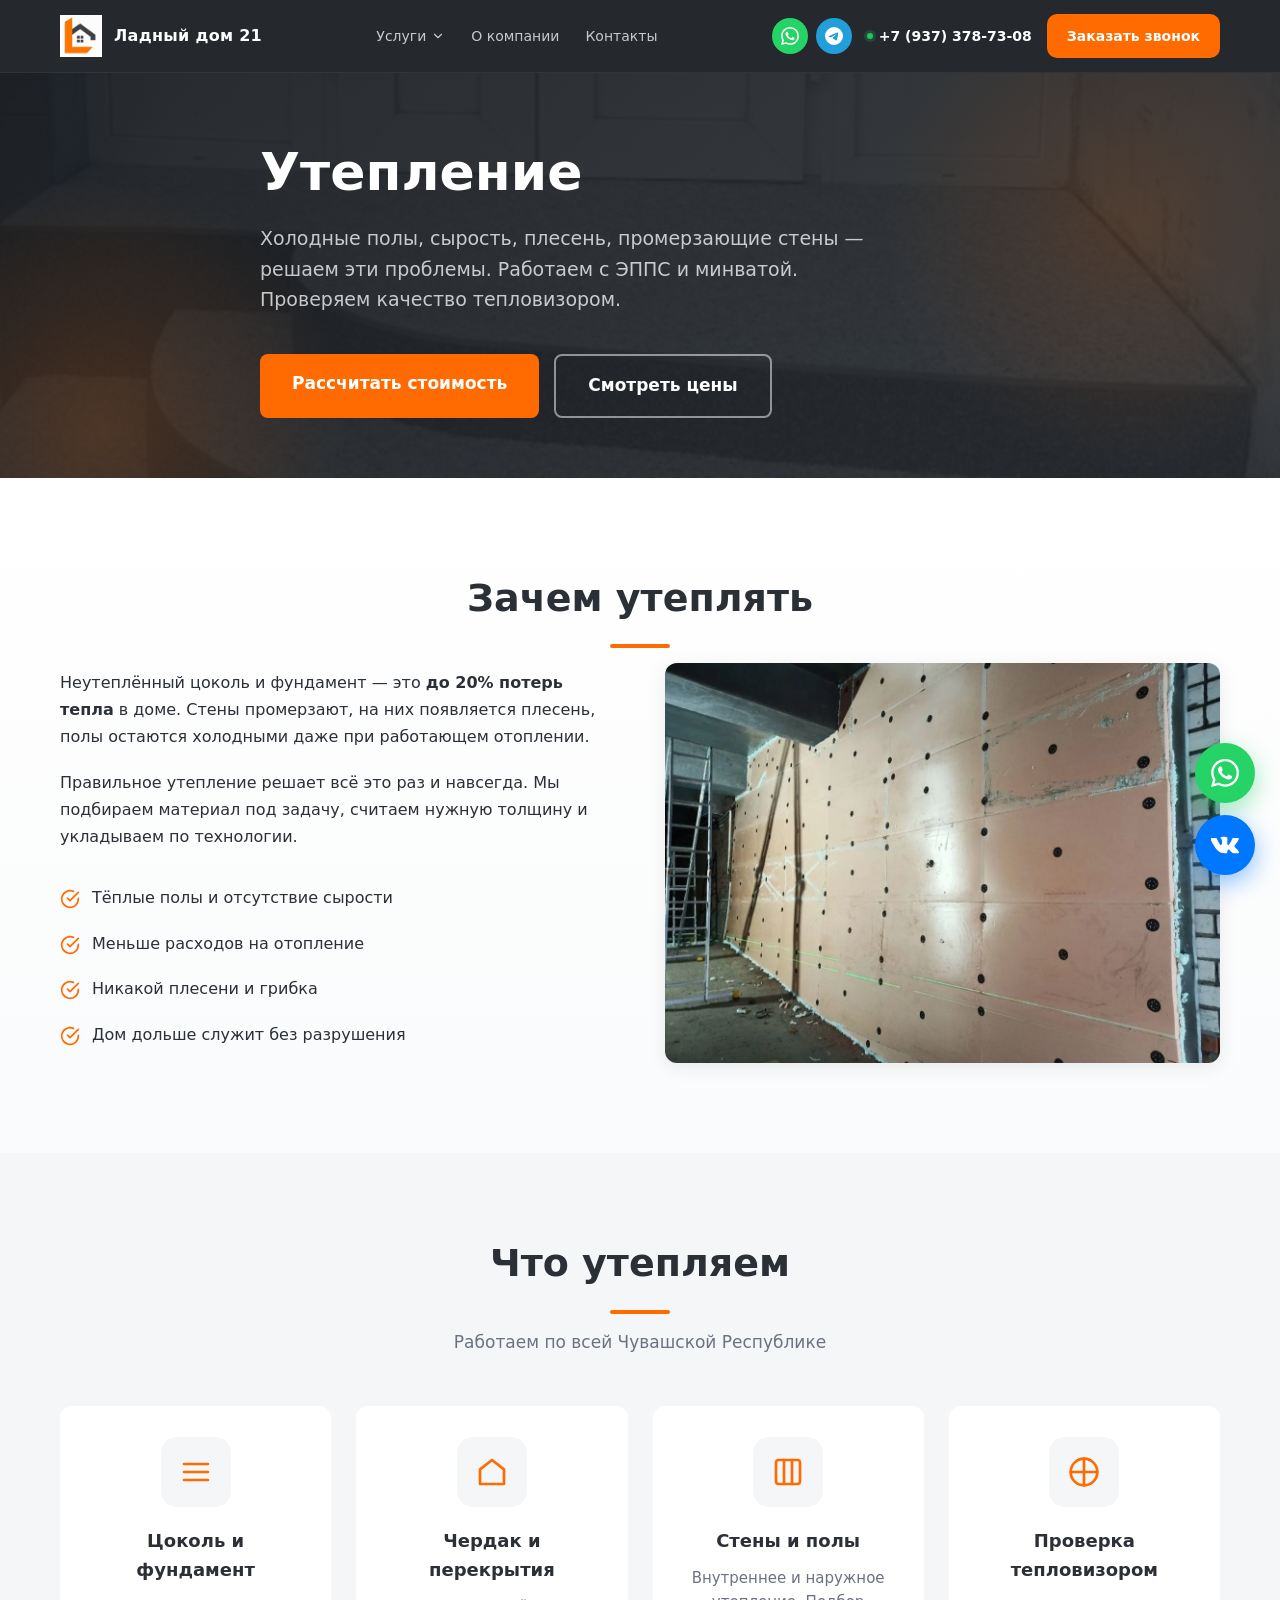
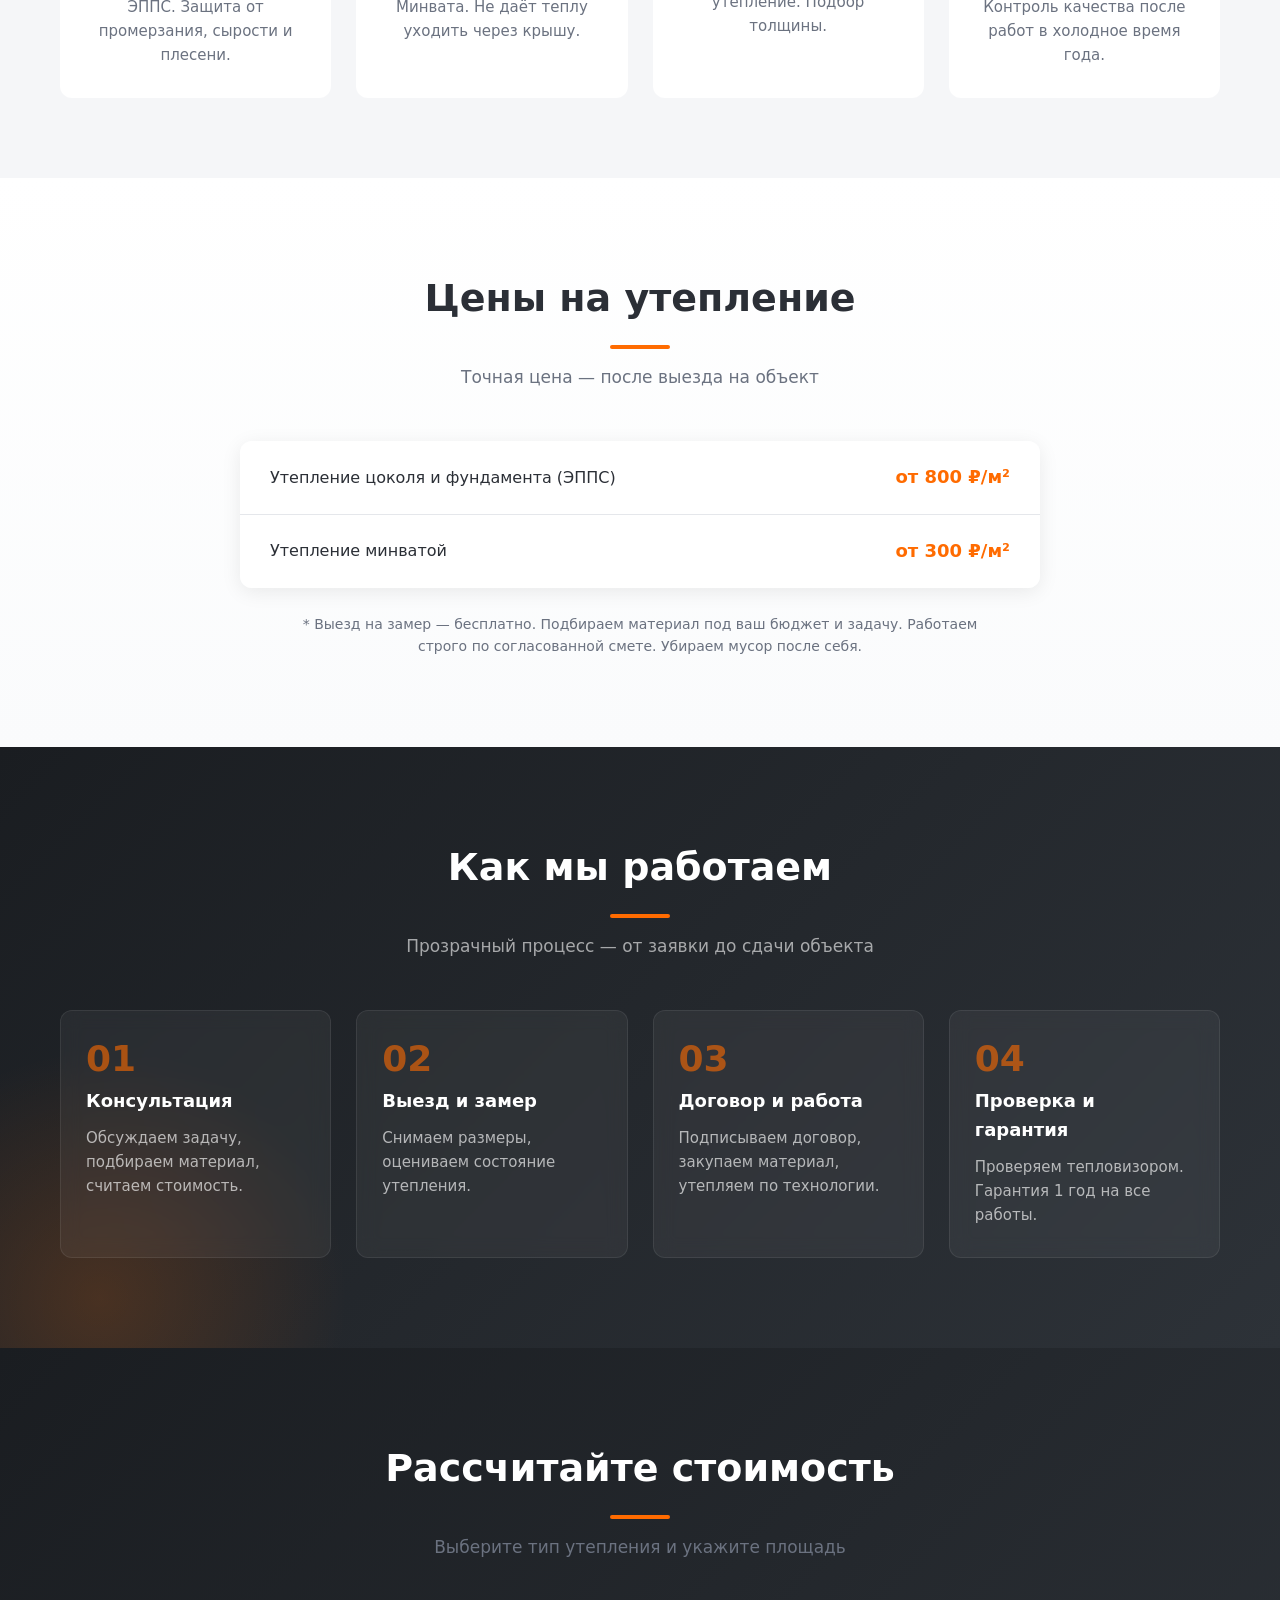
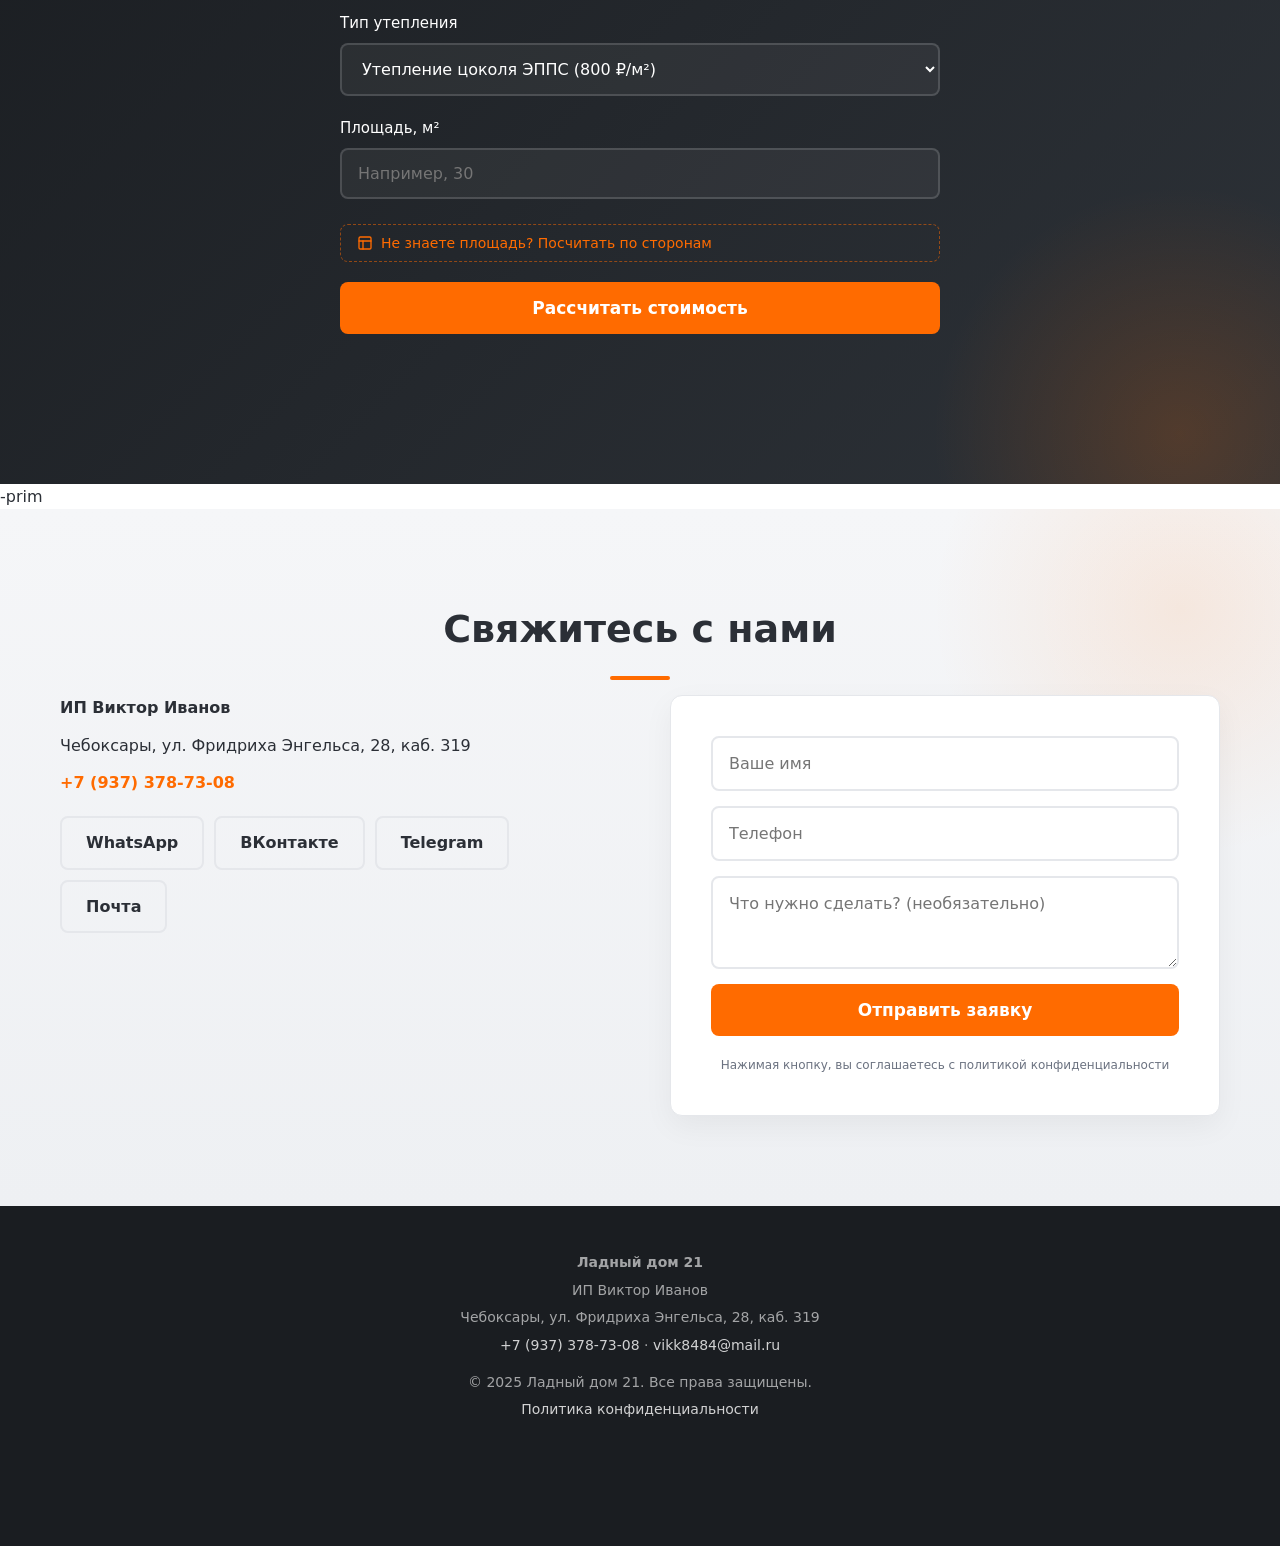
<file: uteplenie.html>
<!DOCTYPE html>
<html lang="ru">
<head>
<meta charset="UTF-8">
<meta name="viewport" content="width=device-width, initial-scale=1.0">
<title>Утепление — Ладный дом 21</title>
<meta name="description" content="Утепление цоколя, фундамента, чердака и фасада в Чувашии. Работаем с ЭППС и минватой. Проверка тепловизором после работ. Гарантия 1 год, работаем по договору.">
<link rel="icon" type="image/png" href="img/logo.png">
 <link rel="apple-touch-icon" href="favicon.svg">
<link rel="stylesheet" href="css/style.css">
</head>
<body>

<!-- ============ ШАПКА ============ -->
<header class="header">
<div class="container header__inner">
<a href="index.html" class="logo">
    <img src="img/logo.png" alt="Ладный дом 21" class="logo__img">
    <span class="logo__text">Ладный дом 21</span>
</a>
<nav class="nav">
    <div class="nav__dropdown">
        <a href="#" class="nav__link nav__link--dropdown">
            Услуги
            <svg viewBox="0 0 24 24" fill="none" stroke="currentColor" stroke-width="2" stroke-linecap="round" stroke-linejoin="round" width="14" height="14">
                <polyline points="6 9 12 15 18 9"/>
            </svg>
        </a>
        <div class="nav__submenu">
            <a href="kamen.html" class="nav__submenu-link">Каменный ковёр</a>
            <a href="beton.html" class="nav__submenu-link">Бетонные работы</a>
            <a href="teplo.html" class="nav__submenu-link">Тепловизор</a>
            <a href="uteplenie.html" class="nav__submenu-link">Утепление</a>
            <a href="otdelka.html" class="nav__submenu-link">Отделка и благоустройство</a>
            <a href="polimery.html" class="nav__submenu-link">Полимерные полы</a>
            <a href="krovlya.html" class="nav__submenu-link">Кровля</a>
        </div>
    </div>
    <a href="about.html" class="nav__link">О компании</a>
    <a href="contacts.html" class="nav__link">Контакты</a>
</nav>
<div class="header__contacts">
                <div class="header__socials">
                    <a href="https://wa.me/79373787308" target="_blank" class="header__social header__social--wa" aria-label="WhatsApp">
                        <svg viewBox="0 0 24 24" fill="currentColor" width="18" height="18">
                            <path d="M17.472 14.382c-.297-.149-1.758-.867-2.03-.967-.273-.099-.471-.148-.67.15-.197.297-.767.966-.94 1.164-.173.199-.347.223-.644.075-.297-.15-1.255-.463-2.39-1.475-.883-.788-1.48-1.761-1.653-2.059-.173-.297-.018-.458.13-.606.134-.133.298-.347.446-.52.149-.174.198-.298.298-.497.099-.198.05-.371-.025-.52-.075-.149-.669-1.612-.916-2.207-.242-.579-.487-.5-.669-.51-.173-.008-.371-.01-.57-.01-.198 0-.52.074-.792.372-.272.297-1.04 1.016-1.04 2.479 0 1.462 1.065 2.875 1.213 3.074.149.198 2.096 3.2 5.077 4.487.709.306 1.262.489 1.694.625.712.227 1.36.195 1.871.118.571-.085 1.758-.719 2.006-1.413.248-.694.248-1.289.173-1.413-.074-.124-.272-.198-.57-.347m-5.421 7.403h-.004a9.87 9.87 0 01-5.031-1.378l-.361-.214-3.741.982.998-3.648-.235-.374a9.86 9.86 0 01-1.51-5.26c.001-5.45 4.436-9.884 9.888-9.884 2.64 0 5.122 1.03 6.988 2.898a9.825 9.825 0 012.893 6.994c-.003 5.45-4.437 9.884-9.885 9.884m8.413-18.297A11.815 11.815 0 0012.05 0C5.495 0 .16 5.335.157 11.892c0 2.096.547 4.142 1.588 5.945L.057 24l6.305-1.654a11.882 11.882 0 005.683 1.448h.005c6.554 0 11.89-5.335 11.893-11.893a11.821 11.821 0 00-3.48-8.413Z"/>
                        </svg>
                    </a>
                    <a href="https://t.me/Viktor_Uta" target="_blank" class="header__social header__social--tg" aria-label="Telegram">
                        <svg viewBox="0 0 24 24" fill="currentColor" width="18" height="18">
                            <path d="M11.944 0A12 12 0 0 0 0 12a12 12 0 0 0 12 12 12 12 0 0 0 12-12A12 12 0 0 0 12 0a12 12 0 0 0-.056 0zm4.962 7.224c.1-.002.321.023.465.14a.506.506 0 0 1 .171.325c.016.093.036.306.02.472-.18 1.898-.962 6.502-1.36 8.627-.168.9-.499 1.201-.82 1.23-.696.065-1.225-.46-1.9-.902-1.056-.693-1.653-1.124-2.678-1.8-1.185-.78-.417-1.21.258-1.91.177-.184 3.247-2.977 3.307-3.23.007-.032.014-.15-.056-.212s-.174-.041-.249-.024c-.106.024-1.793 1.14-5.061 3.345-.48.33-.913.49-1.302.48-.428-.008-1.252-.241-1.865-.44-.752-.245-1.349-.374-1.297-.789.027-.216.325-.437.893-.663 3.498-1.524 5.83-2.529 6.998-3.014 3.332-1.386 4.025-1.627 4.476-1.635z"/>
                        </svg>
                    </a>
                </div>
                <a href="tel:+79373787308" class="header__phone">+7 (937) 378-73-08</a>
                <a href="#contacts" class="btn btn--primary">Заказать звонок</a>
            </div>
<button class="burger" aria-label="Меню">
<span></span><span></span><span></span>
</button>
</div>
</header>

<!-- ============ HERO ============ -->
<section class="hero hero--service">
<div class="container hero__inner">
<h1 class="hero__title">
Утепление
</h1>
<p class="hero__subtitle">
Холодные полы, сырость, плесень, промерзающие стены — решаем эти проблемы.
Работаем с ЭППС и минватой. Проверяем качество тепловизором.
</p>
<div class="hero__buttons">
<a href="#calculator" class="btn btn--primary btn--big">Рассчитать стоимость</a>
<a href="#price" class="btn btn--ghost btn--big">Смотреть цены</a>
</div>
</div>
</section>

<!-- ============ ЗАЧЕМ УТЕПЛЯТЬ ============ -->
<section class="about-service">
<div class="container">
<h2 class="section-title">Зачем утеплять</h2>
<div class="about-service__grid">
<div class="about-service__text">
<p>
Неутеплённый цоколь и фундамент — это <strong>до 20% потерь тепла</strong>
в доме. Стены промерзают, на них появляется плесень, полы остаются
холодными даже при работающем отоплении.
</p>
<p>
Правильное утепление решает всё это раз и навсегда.
Мы подбираем материал под задачу, считаем нужную толщину
и укладываем по технологии.
</p>
<ul class="about-service__list">
<li>
<svg viewBox="0 0 24 24" fill="none" stroke="currentColor" stroke-width="2" stroke-linecap="round" stroke-linejoin="round">
<path d="M22 11.08V12a10 10 0 1 1-5.93-9.14"/>
<polyline points="22 4 12 14.01 9 11.01"/>
</svg>
Тёплые полы и отсутствие сырости
</li>
<li>
<svg viewBox="0 0 24 24" fill="none" stroke="currentColor" stroke-width="2" stroke-linecap="round" stroke-linejoin="round">
<path d="M22 11.08V12a10 10 0 1 1-5.93-9.14"/>
<polyline points="22 4 12 14.01 9 11.01"/>
</svg>
Меньше расходов на отопление
</li>
<li>
<svg viewBox="0 0 24 24" fill="none" stroke="currentColor" stroke-width="2" stroke-linecap="round" stroke-linejoin="round">
<path d="M22 11.08V12a10 10 0 1 1-5.93-9.14"/>
<polyline points="22 4 12 14.01 9 11.01"/>
</svg>
Никакой плесени и грибка
</li>
<li>
<svg viewBox="0 0 24 24" fill="none" stroke="currentColor" stroke-width="2" stroke-linecap="round" stroke-linejoin="round">
<path d="M22 11.08V12a10 10 0 1 1-5.93-9.14"/>
<polyline points="22 4 12 14.01 9 11.01"/>
</svg>
Дом дольше служит без разрушения
</li>
</ul>
</div>
<div class="about-service__img" style="background-image: url('img/otdelka/uteplenie-epps.jpg');"></div>
</div>
</div>
</section>

<!-- ============ ЧТО УТЕПЛЯЕМ ============ -->
<section class="features">
<div class="container">
<h2 class="section-title">Что утепляем</h2>
<p class="section-subtitle">Работаем по всей Чувашской Республике</p>
<div class="features__grid">

<div class="feature-card">
<div class="feature-card__icon">
<svg viewBox="0 0 24 24" fill="none" stroke="currentColor" stroke-width="2" stroke-linecap="round" stroke-linejoin="round">
<path d="M3 12h18M3 6h18M3 18h18"/>
</svg>
</div>
<h3>Цоколь и фундамент</h3>
<p>ЭППС. Защита от промерзания, сырости и плесени.</p>
</div>

<div class="feature-card">
<div class="feature-card__icon">
<svg viewBox="0 0 24 24" fill="none" stroke="currentColor" stroke-width="2" stroke-linecap="round" stroke-linejoin="round">
<path d="M3 21h18M3 10l9-7 9 7v11H3z"/>
</svg>
</div>
<h3>Чердак и перекрытия</h3>
<p>Минвата. Не даёт теплу уходить через крышу.</p>
</div>

<div class="feature-card">
<div class="feature-card__icon">
<svg viewBox="0 0 24 24" fill="none" stroke="currentColor" stroke-width="2" stroke-linecap="round" stroke-linejoin="round">
<rect x="3" y="3" width="18" height="18" rx="2"/>
<path d="M9 3v18M15 3v18"/>
</svg>
</div>
<h3>Стены и полы</h3>
<p>Внутреннее и наружное утепление. Подбор толщины.</p>
</div>

<div class="feature-card">
<div class="feature-card__icon">
<svg viewBox="0 0 24 24" fill="none" stroke="currentColor" stroke-width="2" stroke-linecap="round" stroke-linejoin="round">
<circle cx="12" cy="12" r="10"/>
<path d="M12 2v20M2 12h20"/>
</svg>
</div>
<h3>Проверка тепловизором</h3>
<p>Контроль качества после работ в холодное время года.</p>
</div>

</div>
</div>
</section>

<!-- ============ ПРАЙС-ЛИСТ ============ -->
<section class="price" id="price">
<div class="container">
<h2 class="section-title">Цены на утепление</h2>
<p class="section-subtitle">Точная цена — после выезда на объект</p>
<div class="price__table">
<div class="price__row">
<span>Утепление цоколя и фундамента (ЭППС)</span>
<span class="price__value">от 800 ₽/м²</span>
</div>
<div class="price__row">
<span>Утепление минватой</span>
<span class="price__value">от 300 ₽/м²</span>
</div>
</div>
<p class="price__note">
* Выезд на замер — бесплатно. Подбираем материал под ваш бюджет и задачу.
Работаем строго по согласованной смете. Убираем мусор после себя.
</p>
</div>
</section>

<!-- ============ ЭТАПЫ ============ -->
<section class="steps">
<div class="container">
<h2 class="section-title">Как мы работаем</h2>
<p class="section-subtitle">Прозрачный процесс — от заявки до сдачи объекта</p>
<div class="steps__grid">
<div class="step-card">
<span class="step-card__num">01</span>
<h3>Консультация</h3>
<p>Обсуждаем задачу, подбираем материал, считаем стоимость.</p>
</div>
<div class="step-card">
<span class="step-card__num">02</span>
<h3>Выезд и замер</h3>
<p>Снимаем размеры, оцениваем состояние утепления.</p>
</div>
<div class="step-card">
<span class="step-card__num">03</span>
<h3>Договор и работа</h3>
<p>Подписываем договор, закупаем материал, утепляем по технологии.</p>
</div>
<div class="step-card">
<span class="step-card__num">04</span>
<h3>Проверка и гарантия</h3>
<p>Проверяем тепловизором. Гарантия 1 год на все работы.</p>
</div>
</div>
</div>
</section>

<!-- ============ КАЛЬКУЛЯТОР ============ -->
    <section class="calculator" id="calculator">
        <div class="container">
            <h2 class="section-title">Рассчитайте стоимость</h2>
            <p class="section-subtitle">Выберите тип утепления и укажите площадь</p>

            <form class="calc-form" id="calcForm">

                <label>
                    Тип утепления
                    <select id="calcType">
                        <option value="uteplenie-cokol">Утепление цоколя ЭППС (800 ₽/м²)</option>
                        <option value="uteplenie-minvata">Утепление минватой (300 ₽/м²)</option>
                    </select>
                </label>

                <div class="calc-block active" id="block-area">
                    <label>
                        Площадь, м²
                        <input type="number" id="calcArea" placeholder="Например, 30">
                    </label>

                    <button type="button" class="calc-area-btn" id="toggleAreaCalc">
    <svg viewBox="0 0 24 24" fill="none" stroke="currentColor" stroke-width="2" stroke-linecap="round" stroke-linejoin="round" width="16" height="16">
        <rect x="3" y="3" width="18" height="18" rx="2"/>
        <line x1="3" y1="9" x2="21" y2="9"/>
        <line x1="9" y1="21" x2="9" y2="9"/>
    </svg>
    Не знаете площадь? Посчитать по сторонам
</button>

                    <div class="area-calculator" id="areaCalculator">
                        <p class="area-calculator__title">Рассчитать площадь</p>
                        <div class="area-calculator__row">
                            <label>Сторона 1 (м)<input type="number" class="area-side" placeholder="10"></label>
                            <label>Сторона 2 (м)<input type="number" class="area-side" placeholder="8"></label>
                        </div>
                        <div class="area-calculator__row">
                            <label>Сторона 3 (м)<input type="number" class="area-side" placeholder="10"></label>
                            <label>Сторона 4 (м)<input type="number" class="area-side" placeholder="8"></label>
                        </div>
                        <label class="area-calculator__height">
                            Высота (м)
                            <input type="number" step="0.1" id="areaHeight" placeholder="Например, 0.5">
                        </label>
                        <button type="button" class="btn btn--primary" id="calcAreaBtn">Посчитать площадь</button>
                        <div class="area-calculator__result" id="areaResult"></div>
                    </div>
                </div>

                <div class="calc-block" id="block-steps">
                    <p class="calc-block__title">Параметры ступеней</p>
                    <div class="area-calculator__row">
                        <label>Количество ступеней<input type="number" id="stepsCount" placeholder="5"></label>
                        <label>Ширина ступени (м)<input type="number" step="0.1" id="stepsWidth" placeholder="1.2"></label>
                    </div>
                    <div class="area-calculator__row">
                        <label>Глубина проступи (см)<input type="number" id="stepsTread" placeholder="30"></label>
                        <label>Высота подступенка (см)<input type="number" id="stepsRiser" placeholder="15"></label>
                    </div>
                    <button type="button" class="btn btn--primary" id="calcStepsBtn">Посчитать площадь ступеней</button>
                    <div class="area-calculator__result" id="stepsResult"></div>
                </div>

                <div class="calc-block" id="block-linear">
                    <label>
                        Длина, п.м.
                        <input type="number" id="calcLinear" placeholder="Например, 20">
                    </label>
                </div>

                <div class="calc-block" id="block-teplo">
                    <label>
                        Нужен отчёт?
                        <select id="teploReport">
                            <option value="no">Без отчёта</option>
                            <option value="yes">С отчётом (PDF)</option>
                        </select>
                    </label>
                </div>

                <button type="submit" class="btn btn--primary btn--big">Рассчитать стоимость</button>
            </form>

            <div class="calc-result" id="calcResult"></div>
        </div>
    </section>-prim

<!-- ============ КОНТАКТЫ ============ -->
<section class="contacts" id="contacts">
<div class="container">
<h2 class="section-title">Свяжитесь с нами</h2>
<div class="contacts__inner">
<div class="contacts__info">
                    <p><strong>ИП Виктор Иванов</strong></p>
                    <p>Чебоксары, ул. Фридриха Энгельса, 28, каб. 319</p>
                    <p><a href="tel:+79373787308">+7 (937) 378-73-08</a></p>
                    <div class="contacts__social">
                        <a href="https://wa.me/79373787308?text=Здравствуйте!%20Хочу%20узнать%20по%20услугам" target="_blank" class="btn btn--ghost">WhatsApp</a>
                        <a href="https://vk.ru/viktoriv" target="_blank" class="btn btn--ghost">ВКонтакте</a>
                        <a href="https://t.me/Viktor_Uta" target="_blank" class="btn btn--ghost">Telegram</a>
                        <a href="mailto:vikk8484@mail.ru" class="btn btn--ghost">Почта</a>
                    </div>
                </div>
<form class="contacts__form"
                      name="callback"
                      method="POST"
                      data-netlify="true"
                      netlify-honeypot="bot-field">
                    <!-- Скрытое поле: имя формы для Netlify -->
                    <input type="hidden" name="form-name" value="callback" />
                    <!-- Скрытое поле-ловушка для ботов (не заполнять!) -->
                    <p style="display:none;">
                        <label>Не заполняйте это поле: <input name="bot-field" /></label>
                    </p>

                    <input type="text" name="name" placeholder="Ваше имя" required>
                    <input type="tel" name="phone" placeholder="Телефон" required>
                    <textarea name="message" placeholder="Что нужно сделать? (необязательно)" rows="3"></textarea>

                    <button type="submit" class="btn btn--primary btn--big">Отправить заявку</button>
                    <p class="contacts__form-note">Нажимая кнопку, вы соглашаетесь с политикой конфиденциальности</p>
                </form>
</div>
</div>
</section>

<!-- ============ ПОДВАЛ ============ -->
<footer class="footer">
    <div class="container">
        <p><strong>Ладный дом 21</strong></p>
        <p>ИП Виктор Иванов</p>
        <p>Чебоксары, ул. Фридриха Энгельса, 28, каб. 319</p>
        <p><a href="tel:+79373787308">+7 (937) 378-73-08</a> · <a href="mailto:vikk8484@mail.ru">vikk8484@mail.ru</a></p>
        <p style="margin-top: 15px;">© 2025 Ладный дом 21. Все права защищены.</p>
        <p><a href="privacy.html">Политика конфиденциальности</a></p>
    </div>
</footer>

<script src="js/script.js"></script>
<!-- Плавающие кнопки мессенджеров -->
    <div class="float-buttons">

        <!-- WhatsApp -->
        <a href="https://wa.me/79373787308?text=Здравствуйте!%20Хочу%20узнать%20по%20услугам" target="_blank" class="float-btn float-btn--whatsapp" aria-label="Написать в WhatsApp">
            <svg viewBox="0 0 24 24" fill="currentColor" width="28" height="28">
                <path d="M17.472 14.382c-.297-.149-1.758-.867-2.03-.967-.273-.099-.471-.148-.67.15-.197.297-.767.966-.94 1.164-.173.199-.347.223-.644.075-.297-.15-1.255-.463-2.39-1.475-.883-.788-1.48-1.761-1.653-2.059-.173-.297-.018-.458.13-.606.134-.133.298-.347.446-.52.149-.174.198-.298.298-.497.099-.198.05-.371-.025-.52-.075-.149-.669-1.612-.916-2.207-.242-.579-.487-.5-.669-.51-.173-.008-.371-.01-.57-.01-.198 0-.52.074-.792.372-.272.297-1.04 1.016-1.04 2.479 0 1.462 1.065 2.875 1.213 3.074.149.198 2.096 3.2 5.077 4.487.709.306 1.262.489 1.694.625.712.227 1.36.195 1.871.118.571-.085 1.758-.719 2.006-1.413.248-.694.248-1.289.173-1.413-.074-.124-.272-.198-.57-.347m-5.421 7.403h-.004a9.87 9.87 0 01-5.031-1.378l-.361-.214-3.741.982.998-3.648-.235-.374a9.86 9.86 0 01-1.51-5.26c.001-5.45 4.436-9.884 9.888-9.884 2.64 0 5.122 1.03 6.988 2.898a9.825 9.825 0 012.893 6.994c-.003 5.45-4.437 9.884-9.885 9.884m8.413-18.297A11.815 11.815 0 0012.05 0C5.495 0 .16 5.335.157 11.892c0 2.096.547 4.142 1.588 5.945L.057 24l6.305-1.654a11.882 11.882 0 005.683 1.448h.005c6.554 0 11.89-5.335 11.893-11.893a11.821 11.821 0 00-3.48-8.413Z"/>
            </svg>
        </a>

        <!-- ВКонтакте -->
        <a href="https://vk.ru/viktoriv" target="_blank" class="float-btn float-btn--vk" aria-label="Написать в ВК">
            <svg viewBox="0 0 24 24" fill="currentColor" width="28" height="28">
                <path d="M13.162 18.994c.609 0 .858-.406.851-.915-.031-1.917.714-2.949 2.059-1.604 1.488 1.488 1.796 2.519 3.603 2.519h3.2c.808 0 1.126-.26 1.126-.668 0-.863-1.421-2.386-2.625-3.504-1.686-1.565-1.765-1.602-.313-3.486 1.801-2.339 4.157-5.336 2.073-5.336h-3.981c-.772 0-.828.435-1.103 1.083-.995 2.347-2.886 5.387-3.604 4.922-.751-.485-.407-2.406-.35-5.261.015-.754.011-1.271-1.141-1.539-.629-.145-1.241-.205-1.809-.205-2.273 0-3.841.953-2.95 1.119 1.571.293 1.42 3.692 1.054 5.16-.638 2.556-3.036-2.024-4.035-4.305-.241-.548-.315-.974-1.175-.974H.258c-.492 0-.787.16-.787.516 0 .602 2.96 6.72 5.786 9.77 2.756 2.975 5.48 2.708 7.905 2.708z"/>
            </svg>
        </a>

    </div>
</body>
</html>
</file>
<file: css/style.css>
/* ============================================
1. ПЕРЕМЕННЫЕ
============================================ */
:root {
--color-dark: #1a1d21;
--color-dark-2: #22262b;
--color-accent: #ff6b00;
--color-accent-hover: #e55f00;
--color-light: #f5f6f8;
--color-white: #ffffff;
--color-text: #2b2f36;
--color-text-muted: #6b7280;
--color-border: #e5e7eb;

--radius: 12px;
--radius-sm: 8px;
--shadow: 0 4px 20px rgba(0, 0, 0, 0.08);
--shadow-hover: 0 10px 30px rgba(0, 0, 0, 0.15);

--container: 1200px;
--transition: 0.3s ease;
}

/* ============================================
2. СБРОС
============================================ */
* {
margin: 0;
padding: 0;
box-sizing: border-box;
}

html {
scroll-behavior: smooth;
}

body {
font-family: 'Segoe UI', system-ui, -apple-system, sans-serif;
font-size: 16px;
line-height: 1.6;
color: var(--color-text);
background: var(--color-white);
overflow-x: hidden;
}

a {
text-decoration: none;
color: inherit;
transition: var(--transition);
}

img {
max-width: 100%;
display: block;
}

button, input, select, textarea {
font-family: inherit;
font-size: inherit;
}

/* ============================================
3. КОНТЕЙНЕР
============================================ */
.container {
max-width: var(--container);
margin: 0 auto;
padding: 0 20px;
}

/* ============================================
4. КНОПКИ
============================================ */
.btn {
display: inline-block;
padding: 12px 24px;
border-radius: var(--radius-sm);
font-weight: 600;
cursor: pointer;
border: none;
transition: var(--transition);
text-align: center;
}

.btn--primary {
background: var(--color-accent);
color: var(--color-white);
}

.btn--primary:hover {
background: var(--color-accent-hover);
transform: translateY(-2px);
box-shadow: 0 6px 20px rgba(255, 107, 0, 0.4);
}

.btn--ghost {
background: transparent;
color: var(--color-white);
border: 2px solid rgba(255, 255, 255, 0.5);
}

.btn--ghost:hover {
border-color: var(--color-white);
background: rgba(255, 255, 255, 0.1);
}

.btn--big {
padding: 16px 32px;
font-size: 17px;
}

/* ============================================
5. ШАПКА
============================================ */
.header {
position: sticky;
top: 0;
z-index: 100;
background: rgba(26, 29, 33, 0.95);
backdrop-filter: blur(12px);
padding: 14px 0;
border-bottom: 1px solid rgba(255, 255, 255, 0.06);
transition: var(--transition);
}

.header__inner {
display: flex;
align-items: center;
justify-content: space-between;
gap: 20px;
}

.logo {
display: flex;
align-items: center;
gap: 12px;
color: var(--color-white);
font-weight: 700;
font-size: 16px;
white-space: nowrap;
flex-shrink: 0;
transition: var(--transition);
}
.logo__img {
    width: 42px;
    height: 42px;
    object-fit: contain;
}

.logo:hover {
opacity: 0.85;
}

.logo__mark {
display: flex;
align-items: center;
justify-content: center;
width: 42px;
height: 42px;
background: linear-gradient(135deg, var(--color-accent) 0%, #ff8c33 100%);
color: var(--color-white);
border-radius: 10px;
font-weight: 800;
font-size: 15px;
letter-spacing: 0.5px;
box-shadow: 0 4px 12px rgba(255, 107, 0, 0.3);
transition: var(--transition);
}

.logo:hover .logo__mark {
transform: rotate(-5deg) scale(1.05);
box-shadow: 0 6px 16px rgba(255, 107, 0, 0.5);
}

.logo__text {
white-space: nowrap;
letter-spacing: 0.3px;
}

.nav {
display: flex;
align-items: center;
gap: 26px;
flex-wrap: nowrap;
}

.nav__link {
color: rgba(255, 255, 255, 0.75);
font-weight: 500;
font-size: 14px;
position: relative;
white-space: nowrap;
padding: 4px 0;
transition: color 0.3s ease;
}

.nav__link:hover {
color: var(--color-white);
}

.nav__link::after {
content: '';
position: absolute;
bottom: -2px;
left: 0;
width: 0;
height: 2px;
background: var(--color-accent);
transition: width 0.3s ease;
border-radius: 2px;
}

.nav__link:hover::after {
width: 100%;
}

/* ВЫПАДАЮЩЕЕ МЕНЮ */
.nav__dropdown {
position: relative;
}

.nav__link--dropdown {
display: flex;
align-items: center;
gap: 5px;
cursor: pointer;
}

.nav__link--dropdown svg {
transition: transform 0.3s ease;
}

.nav__dropdown:hover .nav__link--dropdown svg {
transform: rotate(180deg);
}

.nav__submenu {
position: absolute;
top: 100%;
left: -20px;
min-width: 260px;
background: rgba(26, 29, 33, 0.98);
backdrop-filter: blur(12px);
border-radius: var(--radius-sm);
box-shadow: 0 15px 40px rgba(0, 0, 0, 0.4);
border: 1px solid rgba(255, 255, 255, 0.08);
padding: 12px 0;
opacity: 0;
visibility: hidden;
transform: translateY(-10px);
transition: all 0.25s ease;
z-index: 200;
}

.nav__dropdown:hover .nav__submenu {
opacity: 1;
visibility: visible;
transform: translateY(0);
}

.nav__submenu-link {
display: block;
padding: 10px 22px;
color: rgba(255, 255, 255, 0.75);
font-size: 14px;
font-weight: 500;
transition: all 0.2s ease;
white-space: nowrap;
}

.nav__submenu-link:hover {
color: var(--color-accent);
background: rgba(255, 255, 255, 0.03);
padding-left: 28px;
}

/* КОНТАКТЫ В ШАПКЕ */
.header__contacts {
display: flex;
align-items: center;
gap: 15px;
flex-shrink: 0;
}

/* Иконки мессенджеров */
.header__socials {
display: flex;
gap: 8px;
align-items: center;
}

.header__social {
display: flex;
align-items: center;
justify-content: center;
width: 36px;
height: 36px;
border-radius: 50%;
color: var(--color-white);
transition: var(--transition);
flex-shrink: 0;
}

.header__social--wa {
background: #25D366;
}

.header__social--wa:hover {
background: #1eb154;
transform: translateY(-2px);
box-shadow: 0 6px 15px rgba(37, 211, 102, 0.4);
}

.header__social--tg {
background: #229ED9;
}

.header__social--tg:hover {
background: #1a7fae;
transform: translateY(-2px);
box-shadow: 0 6px 15px rgba(34, 158, 217, 0.4);
}

.header__phone {
color: var(--color-white);
font-weight: 600;
font-size: 14px;
white-space: nowrap;
transition: var(--transition);
display: flex;
align-items: center;
gap: 6px;
}

.header__phone::before {
content: '';
display: inline-block;
width: 6px;
height: 6px;
background: #22c55e;
border-radius: 50%;
box-shadow: 0 0 0 3px rgba(34, 197, 94, 0.2);
animation: phone-pulse 2s infinite;
}

@keyframes phone-pulse {
0%, 100% { box-shadow: 0 0 0 3px rgba(34, 197, 94, 0.2); }
50% { box-shadow: 0 0 0 6px rgba(34, 197, 94, 0.05); }
}

.header__phone:hover {
color: var(--color-accent);
}

.header__contacts .btn {
padding: 11px 20px;
font-size: 14px;
border-radius: 10px;
}

.burger {
display: none;
flex-direction: column;
gap: 5px;
background: none;
border: none;
cursor: pointer;
padding: 8px;
border-radius: 8px;
transition: var(--transition);
}

.burger:hover {
background: rgba(255, 255, 255, 0.05);
}

.burger span {
display: block;
width: 26px;
height: 2.5px;
background: var(--color-white);
border-radius: 2px;
transition: var(--transition);
}

/* ============================================
6. HERO
============================================ */
.hero {
background: linear-gradient(135deg, #1a1d21 0%, #2d3238 100%);
background-image:
linear-gradient(135deg, rgba(26, 29, 33, 0.92) 0%, rgba(45, 50, 56, 0.85) 100%),
url('../img/kamen/kamen-house.jpg');
background-size: cover;
background-position: center;
background-attachment: fixed;
color: var(--color-white);
padding: 120px 0 100px;
position: relative;
overflow: hidden;
}

.hero::before {
content: '';
position: absolute;
top: -100px;
right: -100px;
width: 500px;
height: 500px;
background: radial-gradient(circle, rgba(255, 107, 0, 0.15) 0%, transparent 70%);
border-radius: 50%;
}

.hero::after {
content: '';
position: absolute;
bottom: -200px;
left: -150px;
width: 500px;
height: 500px;
background: radial-gradient(circle, rgba(255, 107, 0, 0.18) 0%, transparent 70%);
border-radius: 50%;
pointer-events: none;
z-index: 1;
}

.hero__inner {
position: relative;
z-index: 2;
max-width: 800px;
}

.hero__title {
font-size: 52px;
line-height: 1.15;
font-weight: 800;
margin-bottom: 20px;
}

.hero__title span {
color: var(--color-accent);
}

.hero__slogan {
font-size: 22px;
color: var(--color-accent);
font-weight: 600;
margin-bottom: 20px;
}

.hero__subtitle {
font-size: 19px;
color: rgba(255, 255, 255, 0.75);
margin-bottom: 40px;
max-width: 650px;
}

.hero__buttons {
display: flex;
gap: 15px;
flex-wrap: wrap;
}

/* HERO УСЛУГИ */
.hero--service {
padding: 70px 0 60px;
background-image:
linear-gradient(135deg, rgba(26, 29, 33, 0.94) 0%, rgba(45, 50, 56, 0.88) 100%),
url('../img/kamen/kamen-stupeni.jpg');
background-size: cover;
background-position: center;
background-attachment: fixed;
}

/* ============================================
7. ЗАГОЛОВКИ СЕКЦИЙ
============================================ */
.section-title {
font-size: 38px;
font-weight: 800;
text-align: center;
margin-bottom: 15px;
position: relative;
padding-bottom: 20px;
}

.section-title::after {
content: '';
position: absolute;
bottom: 0;
left: 50%;
transform: translateX(-50%);
width: 60px;
height: 4px;
background: var(--color-accent);
border-radius: 4px;
}

.section-subtitle {
text-align: center;
color: var(--color-text-muted);
margin-bottom: 50px;
font-size: 17px;
}

/* ============================================
8. ПЛАШКА МАСТЕРА
============================================ */
.master {
padding: 0;
margin-top: -60px;
position: relative;
z-index: 10;
}

.master__card {
background: var(--color-white);
border-radius: var(--radius);
box-shadow: 0 20px 60px rgba(0, 0, 0, 0.15);
padding: 35px 45px;
display: flex;
align-items: center;
gap: 35px;
flex-wrap: wrap;
}

.master__avatar {
position: relative;
flex-shrink: 0;
}

.master__avatar img {
width: 110px;
height: 110px;
border-radius: 50%;
object-fit: cover;
object-position: top;
border: 4px solid var(--color-white);
box-shadow: 0 0 0 3px var(--color-accent);
background: var(--color-light);
}

.master__status {
position: absolute;
bottom: 8px;
right: 8px;
width: 18px;
height: 18px;
background: #22c55e;
border: 3px solid var(--color-white);
border-radius: 50%;
box-shadow: 0 0 0 2px rgba(34, 197, 94, 0.3);
}

.master__status::after {
content: '';
position: absolute;
inset: -3px;
border-radius: 50%;
border: 2px solid #22c55e;
animation: pulse 2s infinite;
}

@keyframes pulse {
0% { transform: scale(1); opacity: 1; }
100% { transform: scale(1.8); opacity: 0; }
}

.master__info {
flex: 1;
min-width: 220px;
}

.master__name {
font-size: 26px;
font-weight: 800;
margin-bottom: 4px;
}

.master__role {
color: var(--color-text-muted);
font-size: 15px;
margin-bottom: 12px;
}

.master__rating {
display: flex;
align-items: center;
gap: 10px;
flex-wrap: wrap;
}

.master__stars {
color: #fbbf24;
font-size: 18px;
letter-spacing: 2px;
}

.master__score {
font-weight: 800;
font-size: 18px;
}

.master__reviews {
color: var(--color-text-muted);
font-size: 14px;
}

.master__badges {
display: flex;
flex-direction: column;
gap: 10px;
flex-shrink: 0;
}

.master__badge {
display: flex;
align-items: center;
gap: 8px;
background: var(--color-light);
padding: 8px 16px;
border-radius: 100px;
font-size: 14px;
font-weight: 500;
white-space: nowrap;
transition: var(--transition);
}

.master__badge svg {
width: 16px;
height: 16px;
color: var(--color-accent);
flex-shrink: 0;
}

.master__badge:hover {
background: var(--color-accent);
color: var(--color-white);
transform: translateX(-4px);
}

.master__badge:hover svg {
color: var(--color-white);
}

/* ============================================
9. ПРЕИМУЩЕСТВА
============================================ */
.features {
padding: 80px 0;
background: var(--color-light);
}

.features__grid {
display: grid;
grid-template-columns: repeat(4, 1fr);
gap: 25px;
}

.feature-card {
background: var(--color-white);
padding: 30px 25px;
border-radius: var(--radius);
text-align: center;
transition: var(--transition);
border: 1px solid transparent;
}

.feature-card:hover {
transform: translateY(-5px);
box-shadow: var(--shadow-hover);
border-color: var(--color-accent);
}

.feature-card__icon {
display: flex;
align-items: center;
justify-content: center;
width: 70px;
height: 70px;
margin: 0 auto 20px;
background: var(--color-light);
border-radius: 16px;
color: var(--color-accent);
transition: var(--transition);
}

.feature-card__icon svg {
width: 32px;
height: 32px;
}

.feature-card:hover .feature-card__icon {
background: var(--color-accent);
color: var(--color-white);
transform: translateY(-4px) rotate(-5deg);
}

.feature-card h3 {
font-size: 18px;
margin-bottom: 10px;
}

.feature-card p {
color: var(--color-text-muted);
font-size: 15px;
}

/* ============================================
10. УСЛУГИ
============================================ */
.services {
padding: 90px 0;
background: linear-gradient(135deg, #1a1d21 0%, #2d3238 100%);
color: var(--color-white);
position: relative;
overflow: hidden;
}

.services::before {
content: '';
position: absolute;
top: -150px;
left: 50%;
transform: translateX(-50%);
width: 700px;
height: 700px;
background: radial-gradient(circle, rgba(255, 107, 0, 0.08) 0%, transparent 70%);
border-radius: 50%;
pointer-events: none;
}

.services .container {
position: relative;
z-index: 2;
}

.services .section-title {
color: var(--color-white);
}

.services .section-subtitle {
color: rgba(255, 255, 255, 0.6);
}

.services__grid {
display: grid;
grid-template-columns: repeat(3, 1fr);
gap: 30px;
}

.services__grid--2 {
grid-template-columns: repeat(2, 1fr);
}

.services__grid--3 {
grid-template-columns: repeat(3, 1fr);
}

.service-card {
display: block;
background: rgba(255, 255, 255, 0.05);
backdrop-filter: blur(10px);
border: 1px solid rgba(255, 255, 255, 0.08);
border-radius: var(--radius);
overflow: hidden;
transition: var(--transition);
position: relative;
}

.service-card:hover {
background: rgba(255, 255, 255, 0.08);
border-color: var(--color-accent);
transform: translateY(-8px);
box-shadow: 0 20px 50px rgba(255, 107, 0, 0.15);
}

.service-card__img {
height: 220px;
background-size: cover;
background-position: center;
background-color: var(--color-dark-2);
transition: transform 0.5s ease;
}

.service-card:hover .service-card__img {
transform: scale(1.08);
}

.service-card__body {
padding: 25px;
}

.service-card__body h3 {
font-size: 21px;
margin-bottom: 10px;
color: var(--color-white);
transition: var(--transition);
}

.service-card:hover .service-card__body h3 {
color: var(--color-accent);
}

.service-card__body p {
color: rgba(255, 255, 255, 0.65);
font-size: 15px;
margin-bottom: 15px;
}

.service-card__price {
display: inline-block;
color: var(--color-accent);
font-weight: 700;
font-size: 17px;
}

.service-card__arrow {
position: absolute;
top: 25px;
right: 25px;
font-size: 24px;
color: var(--color-accent);
transition: var(--transition);
}

.service-card:hover .service-card__arrow {
transform: translateX(5px);
}

/* Светлая секция услуг (для страниц услуг) */
.services--gray {
background: linear-gradient(180deg, #f5f6f8 0%, #eef0f3 100%);
color: var(--color-text);
}

.services--gray .section-title {
color: var(--color-text);
}

.services--gray .section-subtitle {
color: var(--color-text-muted);
}

.services--gray .service-card {
background: var(--color-white);
border: 1px solid var(--color-border);
}

.services--gray .service-card:hover {
border-color: var(--color-accent);
box-shadow: var(--shadow-hover);
}

.services--gray .service-card__body h3 {
color: var(--color-text);
}

.services--gray .service-card__body p {
color: var(--color-text-muted);
}

/* ============================================
   11. КАЛЬКУЛЯТОР
   ============================================ */
.calculator {
    padding: 90px 0;
    background: linear-gradient(135deg, #1a1d21 0%, #2d3238 100%);
    color: var(--color-white);
    position: relative;
    overflow: hidden;
}

.calculator::after {
    content: '';
    position: absolute;
    bottom: -200px;
    right: -150px;
    width: 500px;
    height: 500px;
    background: radial-gradient(circle, rgba(255, 107, 0, 0.18) 0%, transparent 70%);
    border-radius: 50%;
    pointer-events: none;
    z-index: 1;
}

.calculator .container {
    position: relative;
    z-index: 2;
}

.calculator .section-title {
    color: var(--color-white);
}

.calc-form {
    max-width: 600px;
    margin: 0 auto;
    display: flex;
    flex-direction: column;
    gap: 20px;
}

.calc-form label {
    display: flex;
    flex-direction: column;
    gap: 8px;
    font-weight: 500;
    font-size: 15px;
}

.calc-form select,
.calc-form input {
    padding: 14px 16px;
    border-radius: var(--radius-sm);
    border: 2px solid rgba(255, 255, 255, 0.15);
    background: rgba(255, 255, 255, 0.05);
    color: var(--color-white);
    font-size: 16px;
    transition: var(--transition);
    outline: none;
}

.calc-form select:focus,
.calc-form input:focus {
    border-color: var(--color-accent);
    background: rgba(255, 255, 255, 0.1);
}

.calc-form option {
    background: var(--color-dark);
    color: var(--color-white);
}

/* Показ/скрытие блоков */
.calc-block {
    display: none;
    flex-direction: column;
    gap: 15px;
}

.calc-block.active {
    display: flex;
}

.calc-block__title {
    font-size: 16px;
    font-weight: 700;
    color: var(--color-white);
    margin-bottom: 5px;
}

.calc-result {
    text-align: center;
    margin-top: 30px;
    font-size: 24px;
    font-weight: 700;
    color: var(--color-accent);
    min-height: 30px;
}

/* Кнопка "Посчитать площадь по сторонам" */
.calc-area-btn {
    display: flex;
    align-items: center;
    gap: 8px;
    background: transparent;
    border: 1px dashed rgba(255, 107, 0, 0.5);
    color: var(--color-accent);
    padding: 10px 16px;
    border-radius: var(--radius-sm);
    font-size: 14px;
    font-weight: 500;
    cursor: pointer;
    transition: var(--transition);
    text-align: left;
    width: 100%;
}

.calc-area-btn:hover {
    background: rgba(255, 107, 0, 0.08);
    border-color: var(--color-accent);
}

.calc-area-btn svg {
    flex-shrink: 0;
}

.area-calculator {
    display: none;
    background: rgba(255, 255, 255, 0.04);
    border: 1px solid rgba(255, 255, 255, 0.1);
    border-radius: var(--radius);
    padding: 25px;
    margin-top: 5px;
}

.area-calculator.active {
    display: block;
    animation: slideDown 0.3s ease;
}

.area-calculator__title {
    font-size: 16px;
    font-weight: 700;
    margin-bottom: 20px;
    color: var(--color-white);
}

.area-calculator__row {
    display: grid;
    grid-template-columns: 1fr 1fr;
    gap: 15px;
    margin-bottom: 15px;
}

.area-calculator label {
    display: flex;
    flex-direction: column;
    gap: 6px;
    font-size: 14px;
    font-weight: 500;
    color: rgba(255, 255, 255, 0.85);
}

.area-calculator input {
    padding: 12px 14px;
    border-radius: var(--radius-sm);
    border: 2px solid rgba(255, 255, 255, 0.15);
    background: rgba(255, 255, 255, 0.05);
    color: var(--color-white);
    font-size: 15px;
    transition: var(--transition);
    outline: none;
    width: 100%;
}

.area-calculator input:focus {
    border-color: var(--color-accent);
    background: rgba(255, 255, 255, 0.1);
}

.area-calculator__height {
    margin-bottom: 20px;
}

.area-calculator__result {
    margin-top: 20px;
    text-align: center;
    font-size: 16px;
    font-weight: 600;
    color: var(--color-accent);
    min-height: 24px;
    line-height: 1.5;
}

.area-calculator__result strong {
    display: block;
    font-size: 28px;
    margin-top: 5px;
}

@media (max-width: 768px) {
    .area-calculator__row {
        grid-template-columns: 1fr;
    }
}
/* ============================================
12. ПОРТФОЛИО
============================================ */
.portfolio {
padding: 90px 0;
background: var(--color-light);
}

.portfolio__grid {
display: grid;
grid-template-columns: repeat(3, 1fr);
gap: 20px;
}

.portfolio__grid--4 {
grid-template-columns: repeat(4, 1fr);
}

.portfolio__item {
height: 250px;
border-radius: var(--radius);
background-size: cover;
background-position: center;
background-color: var(--color-dark-2);
transition: var(--transition);
cursor: pointer;
}

.portfolio__item:hover {
transform: scale(1.03);
box-shadow: var(--shadow-hover);
}

/* ============================================
13. КОНТАКТЫ
============================================ */
.contacts {
    padding: 90px 0;
    background: linear-gradient(180deg, #f5f6f8 0%, #eef0f3 100%);
    position: relative;
    overflow: hidden;
}

.contacts__inner {
    display: grid;
    grid-template-columns: 1fr 1.2fr; /* Сделали форму чуть шире, а контакты уже */
    gap: 40px; /* Уменьшили разрыв между колонками */
    align-items: start;
}

.contacts::after {
content: '';
position: absolute;
top: -150px;
right: -150px;
width: 500px;
height: 500px;
background: radial-gradient(circle, rgba(255, 107, 0, 0.1) 0%, transparent 70%);
border-radius: 50%;
pointer-events: none;
z-index: 1;
}

.contacts .container {
position: relative;
z-index: 2;
}

.contacts__inner {
display: grid;
grid-template-columns: 1fr 1fr;
gap: 60px;
align-items: start;
}

.contacts__info p {
margin-bottom: 12px;
font-size: 16px;
}

.contacts__info a {
color: var(--color-accent);
font-weight: 600;
}

.contacts__social {
display: flex;
gap: 10px;
margin-top: 20px;
flex-wrap: wrap;
}

.contacts__social .btn--ghost {
color: var(--color-text);
border-color: var(--color-border);
}

.contacts__social .btn--ghost:hover {
background: var(--color-light);
border-color: var(--color-accent);
color: var(--color-accent);
}

.contacts__title {
font-size: 28px;
font-weight: 800;
margin-bottom: 30px;
}

.contacts__block {
margin-bottom: 20px;
padding-bottom: 15px;
border-bottom: 1px dashed #d1d5db; /* Пунктирная линия вместо сплошной */
}

.contacts__block:last-child {
border-bottom: none;
}

.contacts__label {
font-size: 13px;
text-transform: uppercase;
letter-spacing: 1px;
color: var(--color-text-muted);
font-weight: 600;
margin-bottom: 8px;
}

/* Карточка формы */
.contacts__form {
    background: #ffffff;
    border: 1px solid #e5e7eb;
    padding: 40px;
    border-radius: var(--radius);
    box-shadow: 0 10px 30px rgba(0, 0, 0, 0.05); /* Мягкая тень */
    display: flex;
    flex-direction: column;
    gap: 15px;
}

/* Поля ввода */
.contacts__form input,
.contacts__form textarea {
    width: 100%;
    padding: 15px 18px;
    border: 2px solid #cbd5e1; /* Четкая серая рамка */
    border-radius: var(--radius-sm);
    font-size: 16px;
    transition: var(--transition);
    outline: none;
    background: #f8fafc; /* Легкий сероватый фон для контраста */
    font-family: inherit;
    color: var(--color-text);
}

/* Эффект при клике на поле */
.contacts__form input:focus,
.contacts__form textarea:focus {
    border-color: var(--color-accent);
    background: #ffffff;
    box-shadow: 0 0 0 4px rgba(255, 107, 0, 0.1); /* Оранжевое свечение */
}

.contacts__form-title {
font-size: 24px;
font-weight: 800;
margin-bottom: 8px;
}

.contacts__form-subtitle {
color: var(--color-text-muted);
font-size: 15px;
margin-bottom: 15px;
}

.contacts__form input,
.contacts__form textarea {
padding: 16px;
border: 2px solid var(--color-border);
border-radius: var(--radius-sm);
font-size: 16px;
transition: var(--transition);
outline: none;
background: var(--color-white);
font-family: inherit;
}

.contacts__form input:focus,
.contacts__form textarea:focus {
border-color: var(--color-accent);
}

.contacts__form textarea {
resize: vertical;
}

.contacts__form-note {
font-size: 12px;
color: var(--color-text-muted);
text-align: center;
margin-top: 5px;
}

/* ============================================
14. ПОДВАЛ
============================================ */
.footer {
background: var(--color-dark);
color: rgba(255, 255, 255, 0.6);
padding: 40px 0 120px;
text-align: center;
font-size: 14px;
}

.footer a {
color: rgba(255, 255, 255, 0.8);
}

.footer a:hover {
color: var(--color-accent);
}

.footer p {
margin: 5px 0;
}

/* ============================================
15. СТРАНИЦА УСЛУГИ
============================================ */
.about-service {
padding: 90px 0;
background: linear-gradient(180deg, #ffffff 0%, #fafbfc 100%);
}

.about-service__grid {
display: grid;
grid-template-columns: 1fr 1fr;
gap: 50px;
align-items: center;
}

.about-service__text p {
margin-bottom: 18px;
font-size: 16px;
line-height: 1.7;
}

.about-service__list {
list-style: none;
margin-top: 25px;
}

.about-service__list li {
display: flex;
align-items: flex-start;
gap: 12px;
padding: 10px 0;
font-size: 16px;
}

.about-service__list li svg {
width: 20px;
height: 20px;
color: var(--color-accent);
flex-shrink: 0;
margin-top: 4px;
}

.about-service__img {
height: 400px;
border-radius: var(--radius);
background-size: cover;
background-position: center;
background-color: var(--color-dark-2);
box-shadow: var(--shadow);
}

/* ЭТАПЫ */
.steps {
padding: 90px 0;
background: linear-gradient(135deg, #1a1d21 0%, #2d3238 100%);
color: var(--color-white);
position: relative;
overflow: hidden;
}

.steps::after {
content: '';
position: absolute;
bottom: -200px;
left: -150px;
width: 500px;
height: 500px;
background: radial-gradient(circle, rgba(255, 107, 0, 0.18) 0%, transparent 70%);
border-radius: 50%;
pointer-events: none;
z-index: 1;
}

.steps .container {
position: relative;
z-index: 2;
}

.steps .section-title {
color: var(--color-white);
}

.steps .section-subtitle {
color: rgba(255, 255, 255, 0.6);
}

.steps__grid {
display: grid;
grid-template-columns: repeat(4, 1fr);
gap: 25px;
}

.steps .step-card {
background: rgba(255, 255, 255, 0.05);
border: 1px solid rgba(255, 255, 255, 0.08);
backdrop-filter: blur(10px);
padding: 30px 25px;
border-radius: var(--radius);
position: relative;
transition: var(--transition);
}

.steps .step-card:hover {
background: rgba(255, 255, 255, 0.08);
border-color: var(--color-accent);
transform: translateY(-5px);
}

.steps .step-card__num {
display: inline-block;
font-size: 36px;
font-weight: 800;
color: var(--color-accent);
opacity: 0.6;
margin-bottom: 10px;
line-height: 1;
}

.steps .step-card h3 {
color: var(--color-white);
font-size: 18px;
margin-bottom: 10px;
}

.steps .step-card p {
color: rgba(255, 255, 255, 0.65);
font-size: 15px;
}

/* ПРАЙС */
.price {
padding: 90px 0;
background: linear-gradient(180deg, #ffffff 0%, #fafbfc 100%);
}

.price__table {
max-width: 800px;
margin: 0 auto;
border-radius: var(--radius);
overflow: hidden;
box-shadow: var(--shadow);
}

.price__row {
display: flex;
justify-content: space-between;
align-items: center;
padding: 22px 30px;
background: var(--color-white);
border-bottom: 1px solid var(--color-border);
transition: var(--transition);
gap: 20px;
}

.price__row:last-child {
border-bottom: none;
}

.price__row:hover {
background: var(--color-light);
}

.price__row span:first-child {
font-size: 16px;
font-weight: 500;
}

.price__value {
font-size: 18px;
font-weight: 700;
color: var(--color-accent);
white-space: nowrap;
}

.price__note {
text-align: center;
color: var(--color-text-muted);
font-size: 14px;
margin-top: 25px;
max-width: 700px;
margin-left: auto;
margin-right: auto;
}

/* ============================================
16. БЛОК ОТЗЫВОВ
============================================ */
.reviews {
padding: 90px 0;
background: linear-gradient(180deg, #fafbfc 0%, #f5f6f8 100%);
}

.reviews__grid {
display: grid;
grid-template-columns: repeat(3, 1fr);
gap: 25px;
margin-bottom: 50px;
}

.reviews__grid--2 {
grid-template-columns: repeat(2, 1fr);
}

.review-card {
background: var(--color-white);
border-radius: var(--radius);
padding: 30px 25px;
box-shadow: var(--shadow);
border: 1px solid transparent;
transition: var(--transition);
position: relative;
}

.review-card::before {
content: '"';
position: absolute;
top: 15px;
right: 25px;
font-size: 60px;
font-family: Georgia, serif;
color: var(--color-accent);
opacity: 0.15;
line-height: 1;
}

.review-card:hover {
transform: translateY(-5px);
box-shadow: var(--shadow-hover);
border-color: var(--color-accent);
}

.review-card__header {
display: flex;
align-items: center;
gap: 15px;
margin-bottom: 15px;
}

.review-card__avatar {
width: 50px;
height: 50px;
border-radius: 50%;
background: linear-gradient(135deg, var(--color-accent) 0%, #ff8c33 100%);
color: var(--color-white);
display: flex;
align-items: center;
justify-content: center;
font-weight: 800;
font-size: 20px;
flex-shrink: 0;
}

.review-card__name {
font-weight: 700;
font-size: 16px;
color: var(--color-text);
margin-bottom: 2px;
}

.review-card__service {
font-size: 13px;
color: var(--color-text-muted);
}

.review-card__stars {
color: #fbbf24;
font-size: 16px;
letter-spacing: 2px;
margin-bottom: 12px;
}

.review-card__text {
font-size: 15px;
color: var(--color-text-muted);
line-height: 1.6;
}

/* ============================================
17. ПЛАШКА АВИТО
============================================ */
.avito-banner {
display: flex;
align-items: center;
justify-content: space-between;
gap: 20px;
background: linear-gradient(135deg, #ffffff 0%, #fafbfc 100%);
border: 2px solid var(--color-border);
border-radius: var(--radius);
padding: 22px 30px;
max-width: 600px;
margin: 0 auto;
transition: var(--transition);
position: relative;
overflow: hidden;
}

.avito-banner::before {
content: '';
position: absolute;
top: 0;
left: -100%;
width: 100%;
height: 100%;
background: linear-gradient(90deg, transparent, rgba(255, 107, 0, 0.08), transparent);
transition: left 0.6s ease;
}

.avito-banner:hover::before {
left: 100%;
}

.avito-banner:hover {
border-color: var(--color-accent);
transform: translateY(-3px);
box-shadow: 0 15px 40px rgba(255, 107, 0, 0.15);
}

.avito-banner__left {
display: flex;
align-items: center;
gap: 18px;
position: relative;
z-index: 2;
}

.avito-banner__logo {
flex-shrink: 0;
display: flex;
align-items: center;
justify-content: center;
width: 55px;
height: 55px;
background: var(--color-light);
border-radius: 12px;
transition: var(--transition);
}

.avito-banner:hover .avito-banner__logo {
transform: rotate(-8deg) scale(1.05);
}

.avito-banner__title {
font-size: 17px;
font-weight: 800;
color: var(--color-text);
margin-bottom: 4px;
}

.avito-banner__rating {
display: flex;
align-items: center;
gap: 6px;
flex-wrap: wrap;
font-size: 14px;
}

.avito-banner__stars {
color: #fbbf24;
letter-spacing: 1px;
}

.avito-banner__score {
font-weight: 800;
color: var(--color-text);
}

.avito-banner__count {
color: var(--color-text-muted);
}

.avito-banner__right {
display: flex;
align-items: center;
gap: 8px;
font-weight: 700;
color: var(--color-accent);
font-size: 15px;
white-space: nowrap;
position: relative;
z-index: 2;
transition: var(--transition);
}

.avito-banner:hover .avito-banner__right {
gap: 14px;
}

.avito-banner__right svg {
transition: transform 0.3s ease;
}

.avito-banner:hover .avito-banner__right svg {
transform: translateX(4px);
}

/* ============================================
18. ЮРИДИЧЕСКАЯ СТРАНИЦА
============================================ */
.legal {
padding: 70px 0 90px;
background: var(--color-white);
}

.legal__content {
max-width: 900px;
margin: 0 auto;
}

.legal__content h2 {
font-size: 22px;
font-weight: 800;
color: var(--color-text);
margin-top: 40px;
margin-bottom: 15px;
position: relative;
padding-left: 20px;
}

.legal__content h2::before {
content: '';
position: absolute;
left: 0;
top: 8px;
width: 4px;
height: 22px;
background: var(--color-accent);
border-radius: 4px;
}

.legal__content h2:first-child {
margin-top: 0;
}

.legal__content p {
font-size: 16px;
line-height: 1.7;
color: var(--color-text);
margin-bottom: 15px;
}

.legal__content ul {
list-style: none;
padding-left: 0;
margin-bottom: 20px;
}

.legal__content ul li {
position: relative;
padding-left: 28px;
margin-bottom: 10px;
font-size: 16px;
line-height: 1.6;
}

.legal__content ul li::before {
content: '';
position: absolute;
left: 0;
top: 10px;
width: 8px;
height: 8px;
background: var(--color-accent);
border-radius: 50%;
}

.legal__content a {
color: var(--color-accent);
font-weight: 600;
}

.legal__content a:hover {
text-decoration: underline;
}

.legal__date {
margin-top: 50px;
padding-top: 25px;
border-top: 1px solid var(--color-border);
font-size: 14px;
color: var(--color-text-muted);
font-style: italic;
}

/* ============================================
19. КАРТА
============================================ */
/* Секция с картой */
.map-section {
    padding: 60px 0 0;
    background: #ffffff; /* Принудительно делаем белый фон */
    position: relative;
    z-index: 5; /* Поднимаем выше, чтобы градиенты не перекрывали */
}

.map {
width: 100%;
height: 450px;
margin-top: 40px;
overflow: hidden;
filter: grayscale(20%);
}

.map iframe {
display: block;
width: 100%;
height: 100%;
border: none;
}

/* ============================================
20. ПЛАВАЮЩИЕ КНОПКИ
============================================ */
.float-buttons {
position: fixed;
bottom: 25px;
right: 25px;
display: flex;
flex-direction: column;
gap: 12px;
z-index: 999;
}

.float-btn {
width: 60px;
height: 60px;
color: white;
border-radius: 50%;
display: flex;
align-items: center;
justify-content: center;
transition: all 0.3s ease;
}

.float-btn--whatsapp {
background: #25D366;
box-shadow: 0 8px 25px rgba(37, 211, 102, 0.45);
animation: wa-pulse 2.5s infinite;
}

.float-btn--whatsapp:hover {
transform: scale(1.1) translateY(-3px);
box-shadow: 0 12px 35px rgba(37, 211, 102, 0.6);
animation: none;
}

.float-btn--vk {
background: #0077FF;
box-shadow: 0 8px 25px rgba(0, 119, 255, 0.45);
}

.float-btn--vk:hover {
transform: scale(1.1) translateY(-3px);
box-shadow: 0 12px 35px rgba(0, 119, 255, 0.6);
}

@keyframes wa-pulse {
0%, 100% { box-shadow: 0 8px 25px rgba(37, 211, 102, 0.45); }
50% { box-shadow: 0 8px 25px rgba(37, 211, 102, 0.45), 0 0 0 15px rgba(37, 211, 102, 0.1); }
}

/* ============================================
21. СЧЁТЧИК
============================================ */
.counter {
display: inline-block;
font-variant-numeric: tabular-nums;
}

/* ============================================
22. АДАПТИВ
============================================ */

/* ПЛАНШЕТЫ */
@media (max-width: 992px) {
.features__grid {
grid-template-columns: repeat(2, 1fr);
}
.services__grid,
.services__grid--3 {
grid-template-columns: repeat(2, 1fr);
}
.portfolio__grid,
.portfolio__grid--4 {
grid-template-columns: repeat(2, 1fr);
}
.reviews__grid {
grid-template-columns: repeat(2, 1fr);
}
.hero__title {
font-size: 40px;
}
.section-title {
font-size: 30px;
}
.steps__grid {
grid-template-columns: repeat(2, 1fr);
}
.about-service__grid {
grid-template-columns: 1fr;
gap: 30px;
}
.about-service__img {
height: 300px;
}
.nav {
gap: 18px;
}
.nav__link {
font-size: 13px;
}
}

/* ТЕЛЕФОНЫ */
@media (max-width: 768px) {
/* Скрываем лишнее в шапке */
.nav,
.header__phone,
.header__socials {
display: none;
}

.burger {
display: flex;
}

.header__contacts .btn {
padding: 10px 16px;
font-size: 13px;
}

.logo__text {
font-size: 15px;
}

/* МОБИЛЬНОЕ МЕНЮ */
.nav.active {
display: flex;
flex-direction: column;
align-items: flex-start;
position: absolute;
top: 100%;
left: 0;
right: 0;
background: #1a1d21;
padding: 25px 20px;
gap: 20px;
box-shadow: 0 15px 40px rgba(0, 0, 0, 0.4);
border-bottom: 1px solid rgba(255, 255, 255, 0.06);
animation: slideDown 0.3s ease;
z-index: 99;
}

.nav.active .nav__link {
font-size: 16px;
width: 100%;
padding: 8px 0;
border-bottom: 1px solid rgba(255, 255, 255, 0.06);
}

.nav.active .nav__link:last-child {
border-bottom: none;
}

.nav.active .nav__link::after {
display: none;
}

/* Подменю на мобильном */
.nav__dropdown {
width: 100%;
}

.nav__link--dropdown svg {
display: none;
}

.nav__submenu {
position: static;
opacity: 1;
visibility: visible;
transform: none;
background: transparent;
backdrop-filter: none;
box-shadow: none;
border: none;
padding: 0 0 0 15px;
min-width: auto;
width: 100%;
}

.nav__submenu-link {
padding: 10px 0;
font-size: 15px;
color: rgba(255, 255, 255, 0.75);
border-bottom: 1px solid rgba(255, 255, 255, 0.06);
display: block;
}

.nav__submenu-link:last-child {
border-bottom: none;
}

.nav__submenu-link:hover {
padding-left: 0;
background: transparent;
color: var(--color-accent);
}

@keyframes slideDown {
from { opacity: 0; transform: translateY(-10px); }
to { opacity: 1; transform: translateY(0); }
}

/* Бургер → крестик */
.burger.active span:nth-child(1) {
transform: translateY(7.5px) rotate(45deg);
}
.burger.active span:nth-child(2) {
opacity: 0;
transform: translateX(-10px);
}
.burger.active span:nth-child(3) {
transform: translateY(-7.5px) rotate(-45deg);
}

/* HERO */
.hero {
padding: 80px 0 60px;
background-attachment: scroll;
}
.hero--service {
padding: 60px 0 50px;
background-attachment: scroll;
}
.hero__title {
font-size: 30px;
}
.hero__slogan {
font-size: 18px;
}
.hero__subtitle {
font-size: 16px;
}
.hero__buttons {
flex-direction: column;
}
.hero__buttons .btn {
width: 100%;
}

/* ПЛАШКА МАСТЕРА */
.master {
margin-top: -40px;
}
.master__card {
padding: 25px 18px;
gap: 15px;
max-width: 100%;
}
.master__info {
min-width: auto;
text-align: center;
}
.master__name {
font-size: 22px;
}
.master__avatar img {
width: 90px;
height: 90px;
}
.master__rating {
justify-content: center;
}
.master__badges {
width: 100%;
}
.master__badge {
justify-content: center;
font-size: 13px;
padding: 7px 12px;
white-space: normal;
text-align: center;
}

/* СЕТКИ */
.features__grid,
.services__grid,
.services__grid--2,
.services__grid--3,
.portfolio__grid,
.portfolio__grid--4,
.steps__grid,
.reviews__grid,
.reviews__grid--2 {
grid-template-columns: 1fr;
}

.contacts__inner {
grid-template-columns: 1fr;
gap: 40px;
}

.section-title {
font-size: 26px;
}
.section-subtitle {
font-size: 15px;
margin-bottom: 35px;
}

/* ОТСТУПЫ СЕКЦИЙ */
.calculator,
.services,
.portfolio,
.contacts,
.features,
.steps,
.about-service,
.price,
.reviews {
padding: 60px 0;
}

/* ПРАЙС */
.price__row {
flex-direction: column;
align-items: flex-start;
gap: 8px;
padding: 18px 20px;
}

/* КОНТАКТЫ */
.contacts__social {
flex-wrap: wrap;
}
.contacts__social .btn {
flex: 1 1 calc(50% - 5px);
min-width: 0;
padding: 12px 10px;
font-size: 14px;
}
.contacts__form {
padding: 25px 20px;
}
.contacts__title {
font-size: 22px;
}

/* КАРТА */
.map {
height: 300px;
}

/* ФУТЕР */
.footer {
padding: 30px 0 90px;
}

/* ПЛАВАЮЩИЕ КНОПКИ */
.float-buttons {
bottom: 15px;
right: 12px;
gap: 8px;
}
.float-btn {
width: 48px;
height: 48px;
}
.float-btn svg {
width: 22px;
height: 22px;
}

/* ЮРИДИЧЕСКАЯ */
.legal {
padding: 50px 0 60px;
}
.legal__content h2 {
font-size: 19px;
}
.legal__content p,
.legal__content ul li {
font-size: 15px;
}

/* ЗАЩИТА ОТ ГОРИЗОНТАЛЬНОЙ ПРОКРУТКИ */
html,
body {
overflow-x: hidden;
max-width: 100%;
}

.container {
padding: 0 15px;
}

.hero__title {
word-wrap: break-word;
overflow-wrap: break-word;
}

img,
svg,
video,
iframe {
max-width: 100%;
height: auto;
}

.portfolio__grid,
.services__grid,
.features__grid,
.steps__grid,
.reviews__grid,
.contacts__inner {
max-width: 100%;
}
}

/* ОЧЕНЬ МАЛЕНЬКИЕ ЭКРАНЫ */
@media (max-width: 400px) {
.hero__title {
font-size: 26px;
}
.logo__text {
display: none;
}
.header__contacts .btn {
padding: 9px 12px;
font-size: 12px;
}
}
/* ============================================
   КАЛЬКУЛЯТОР ПЛОЩАДИ ПО СТОРОНАМ
   ============================================ */
.calc-area-btn {
    background: transparent;
    border: 1px dashed rgba(255, 107, 0, 0.5);
    color: var(--color-accent);
    padding: 10px 16px;
    border-radius: var(--radius-sm);
    font-size: 14px;
    font-weight: 500;
    cursor: pointer;
    margin-top: 10px;
    transition: var(--transition);
    text-align: left;
    width: 100%;
}

.calc-area-btn:hover {
    background: rgba(255, 107, 0, 0.08);
    border-color: var(--color-accent);
}

.area-calculator {
    display: none;
    background: rgba(255, 255, 255, 0.04);
    border: 1px solid rgba(255, 255, 255, 0.1);
    border-radius: var(--radius);
    padding: 25px;
    margin-top: 5px;
    animation: slideDown 0.3s ease;
}

.area-calculator.active {
    display: block;
}

.area-calculator__title {
    font-size: 16px;
    font-weight: 700;
    margin-bottom: 20px;
    color: var(--color-white);
}

.area-calculator__row {
    display: grid;
    grid-template-columns: 1fr 1fr;
    gap: 15px;
    margin-bottom: 15px;
}

.area-calculator label {
    display: flex;
    flex-direction: column;
    gap: 6px;
    font-size: 14px;
    font-weight: 500;
    color: rgba(255, 255, 255, 0.85);
}

.area-calculator input {
    padding: 12px 14px;
    border-radius: var(--radius-sm);
    border: 2px solid rgba(255, 255, 255, 0.15);
    background: rgba(255, 255, 255, 0.05);
    color: var(--color-white);
    font-size: 15px;
    transition: var(--transition);
    outline: none;
    width: 100%;
}

.area-calculator input:focus {
    border-color: var(--color-accent);
    background: rgba(255, 255, 255, 0.1);
}

.area-calculator__height {
    margin-bottom: 20px;
}

.area-calculator__result {
    margin-top: 20px;
    text-align: center;
    font-size: 16px;
    font-weight: 600;
    color: var(--color-accent);
    min-height: 24px;
}

.area-calculator__result strong {
    display: block;
    font-size: 28px;
    margin-top: 5px;
}

@media (max-width: 768px) {
    .area-calculator__row {
        grid-template-columns: 1fr;
    }
}
.area-calculator__subtitle {
    font-size: 15px;
    font-weight: 700;
    color: var(--color-white);
    margin-bottom: 15px;
    padding-top: 20px;
    border-top: 1px dashed rgba(255, 255, 255, 0.15);
}
</file>
